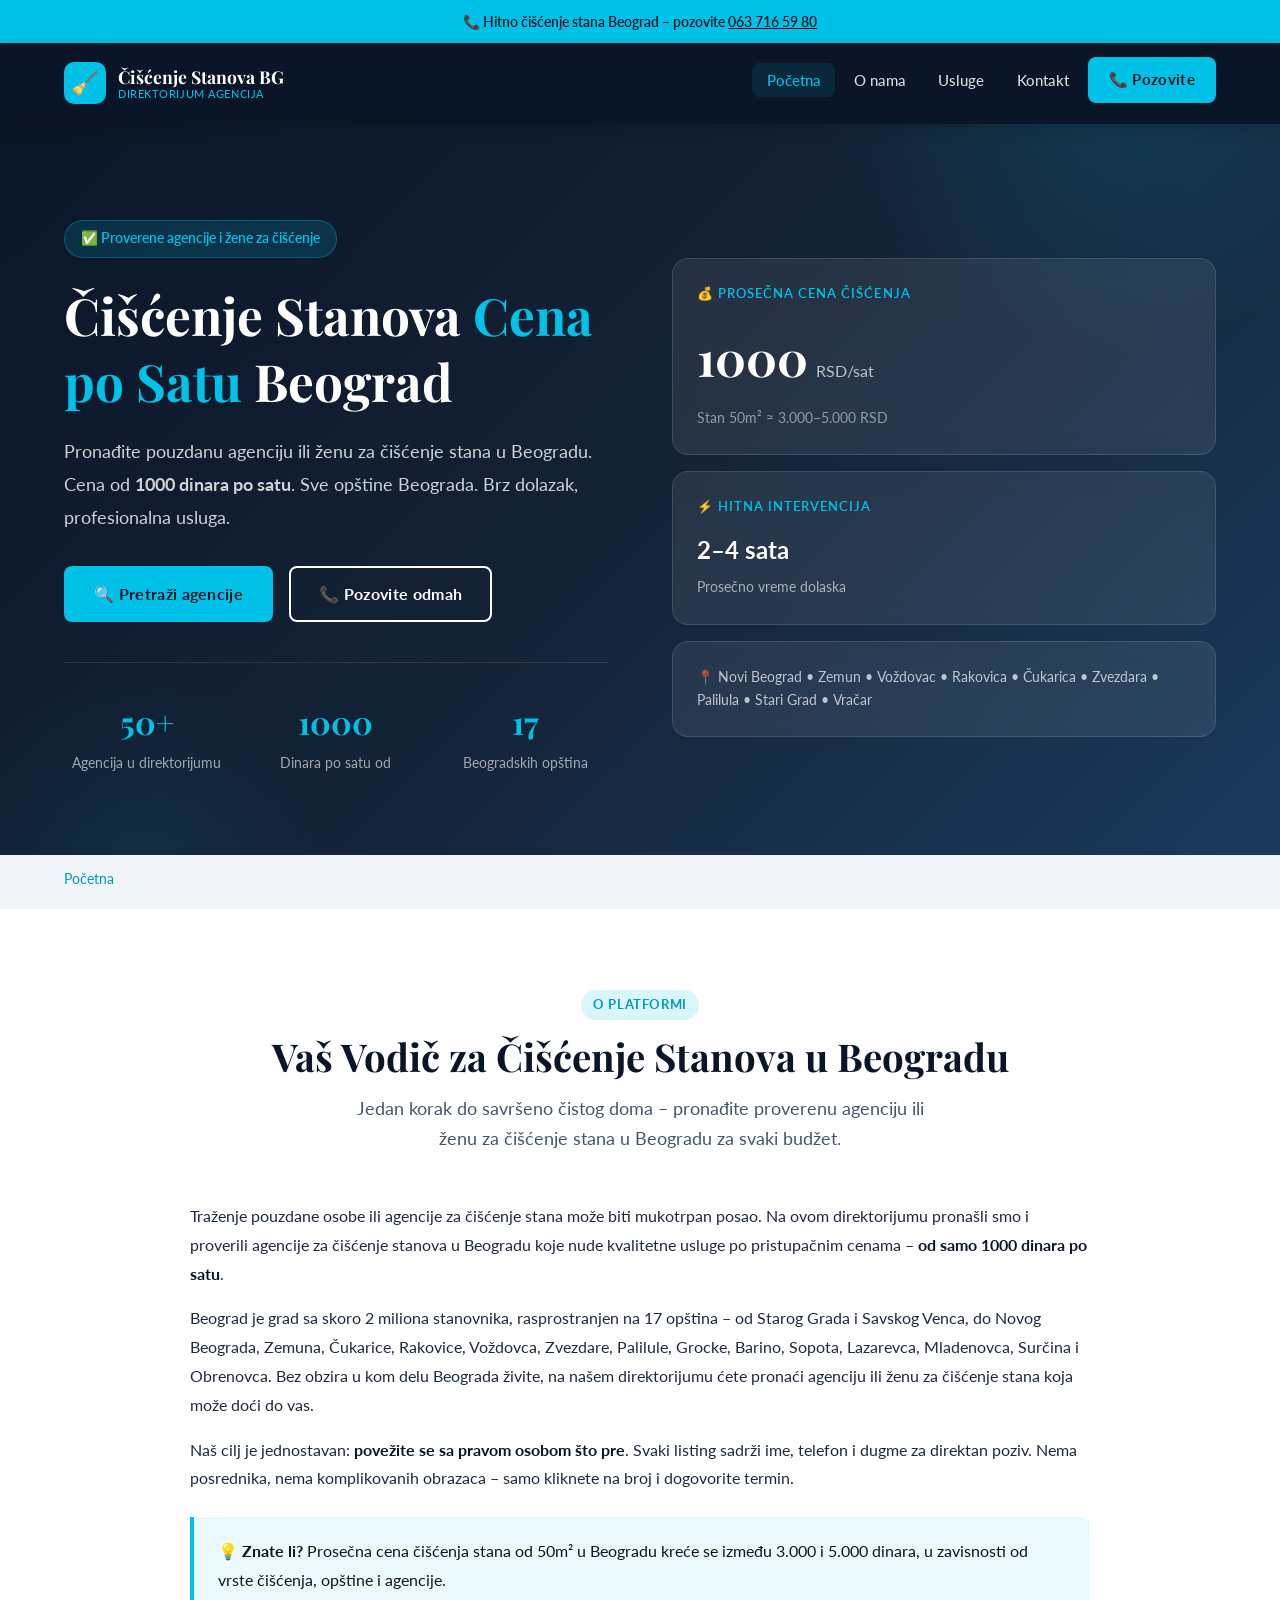
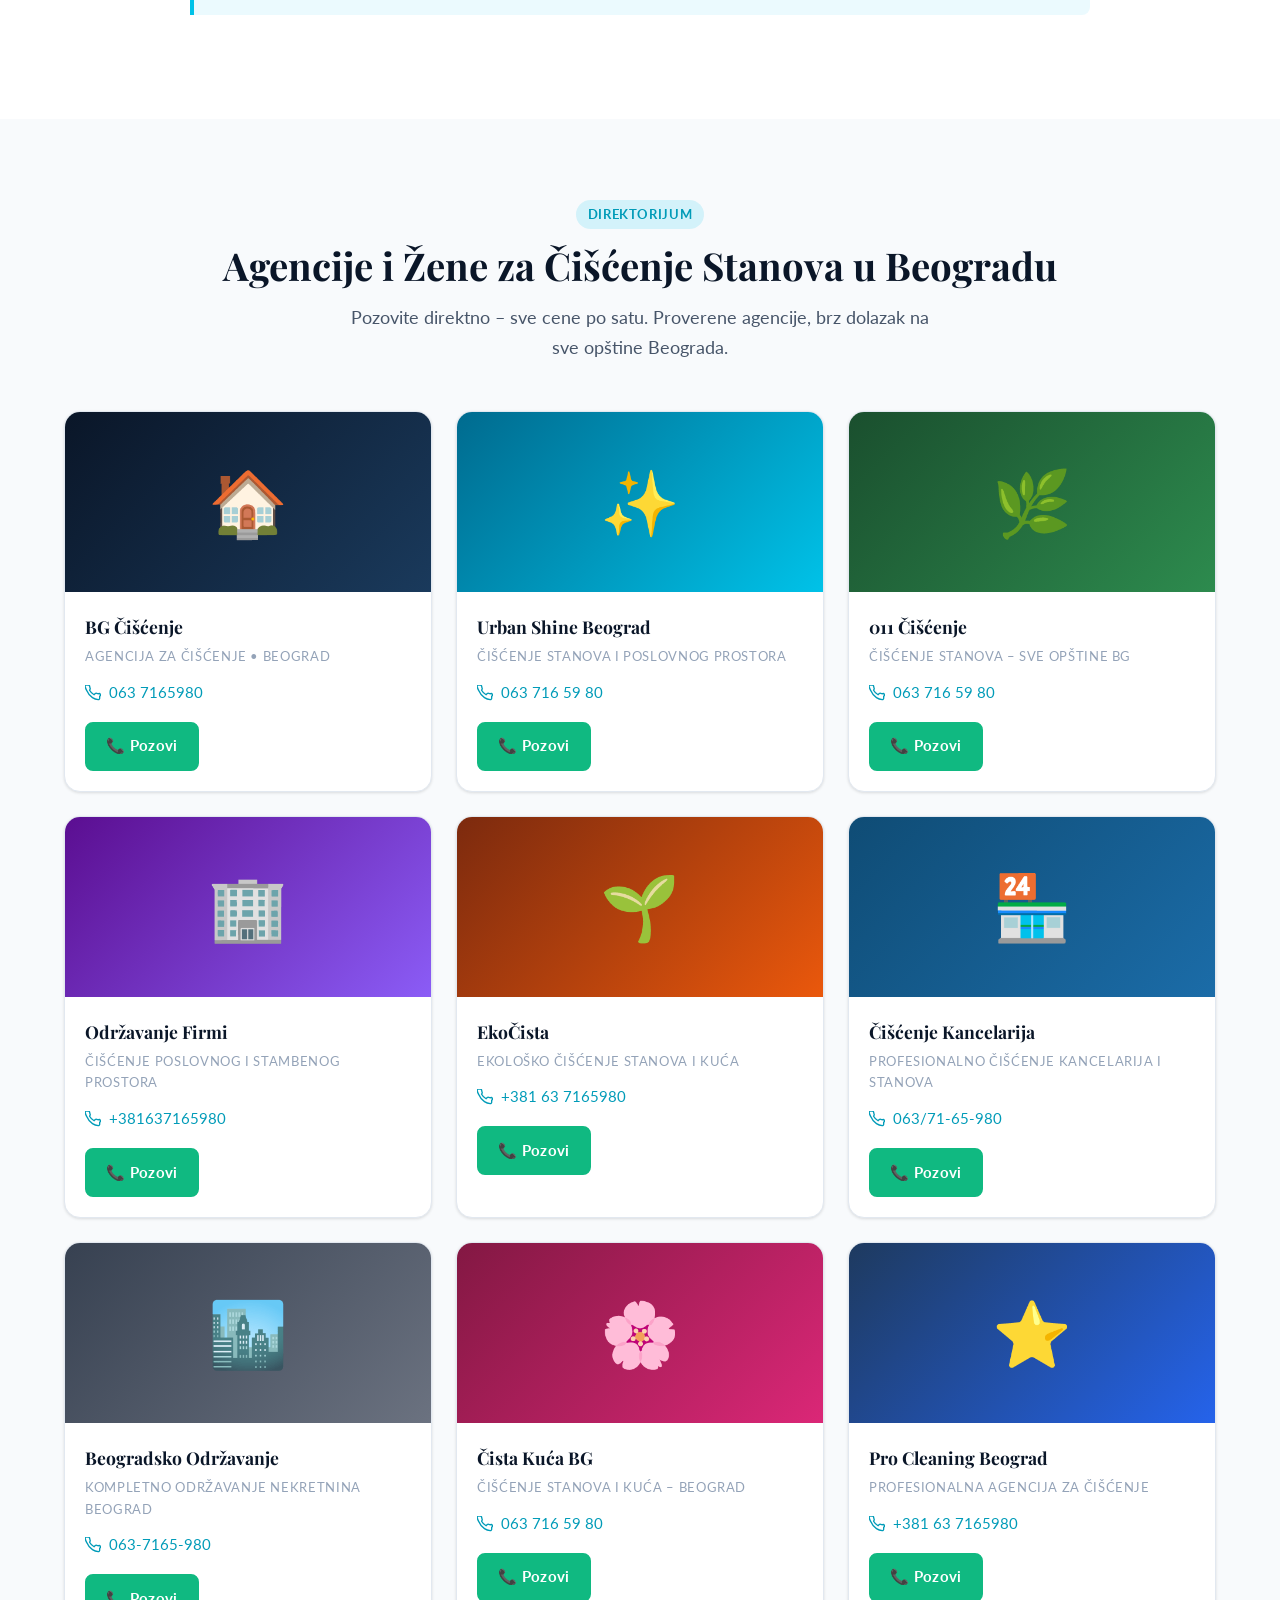
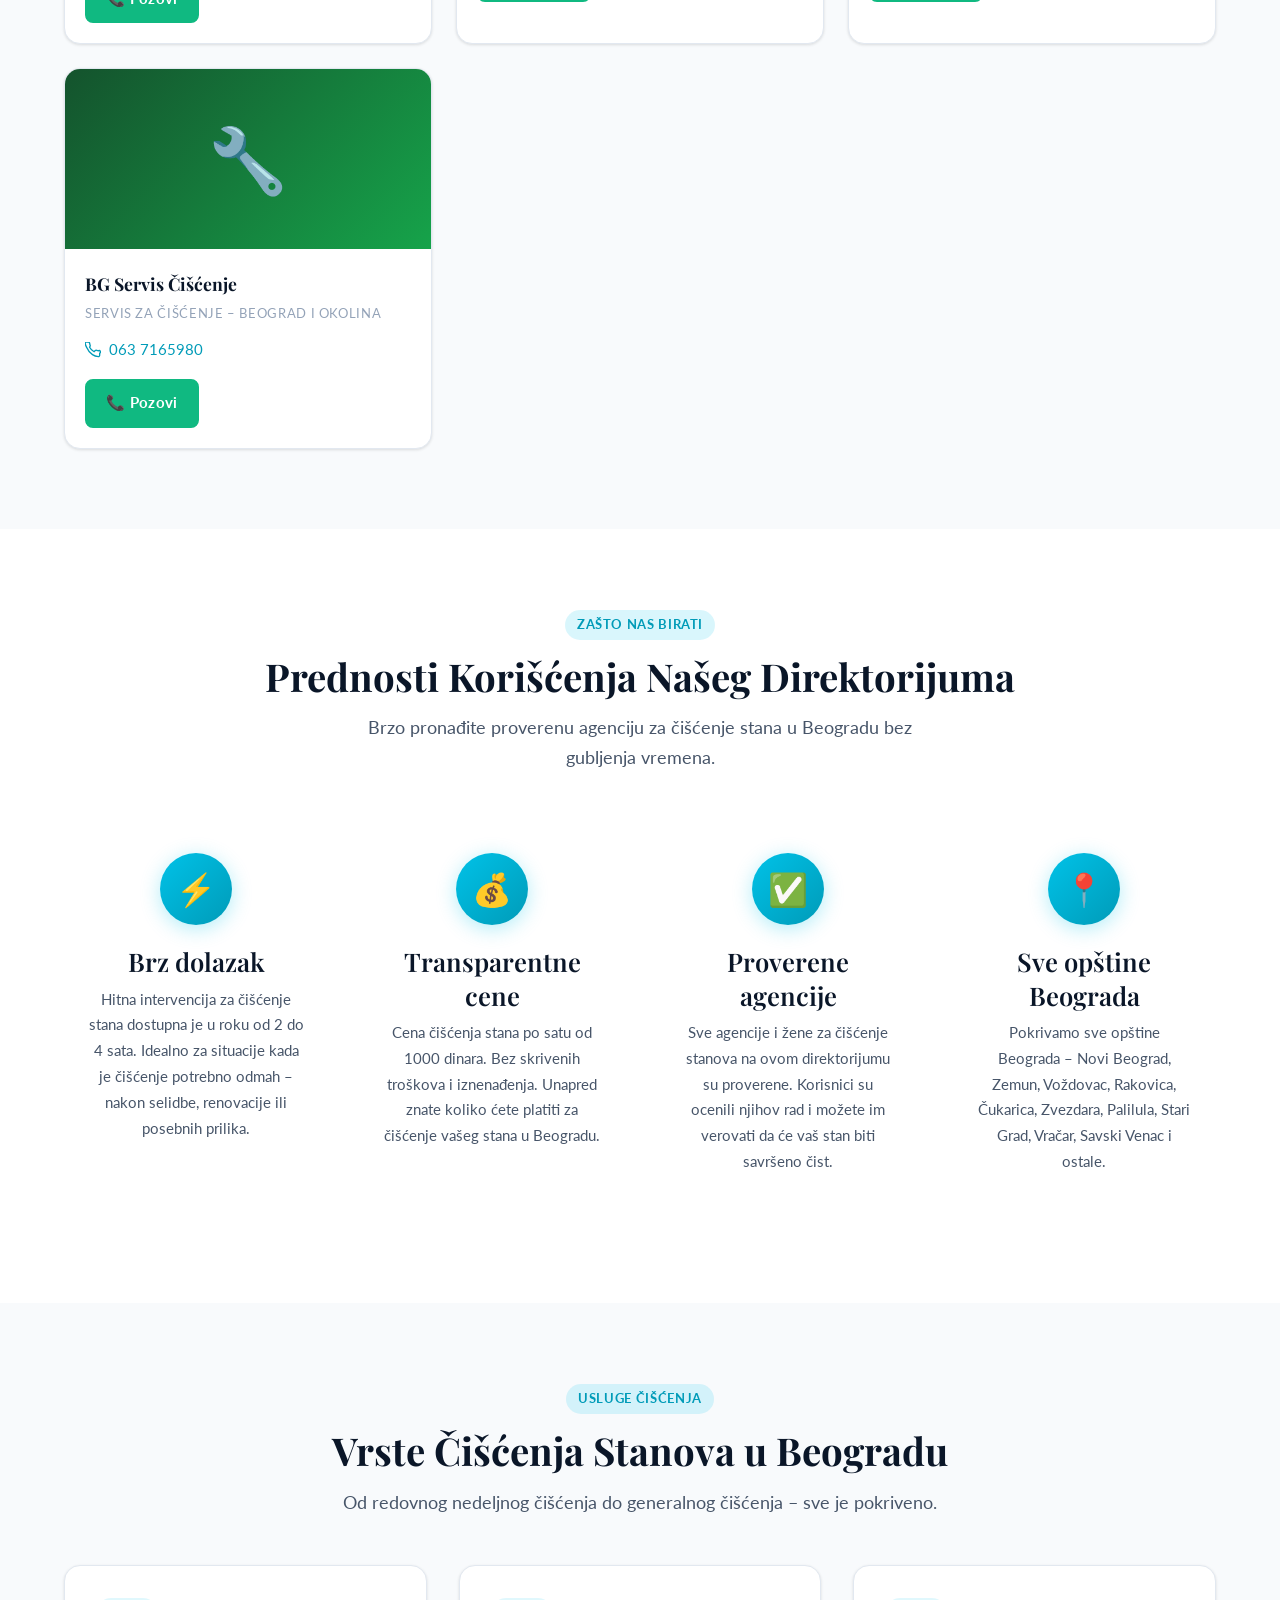
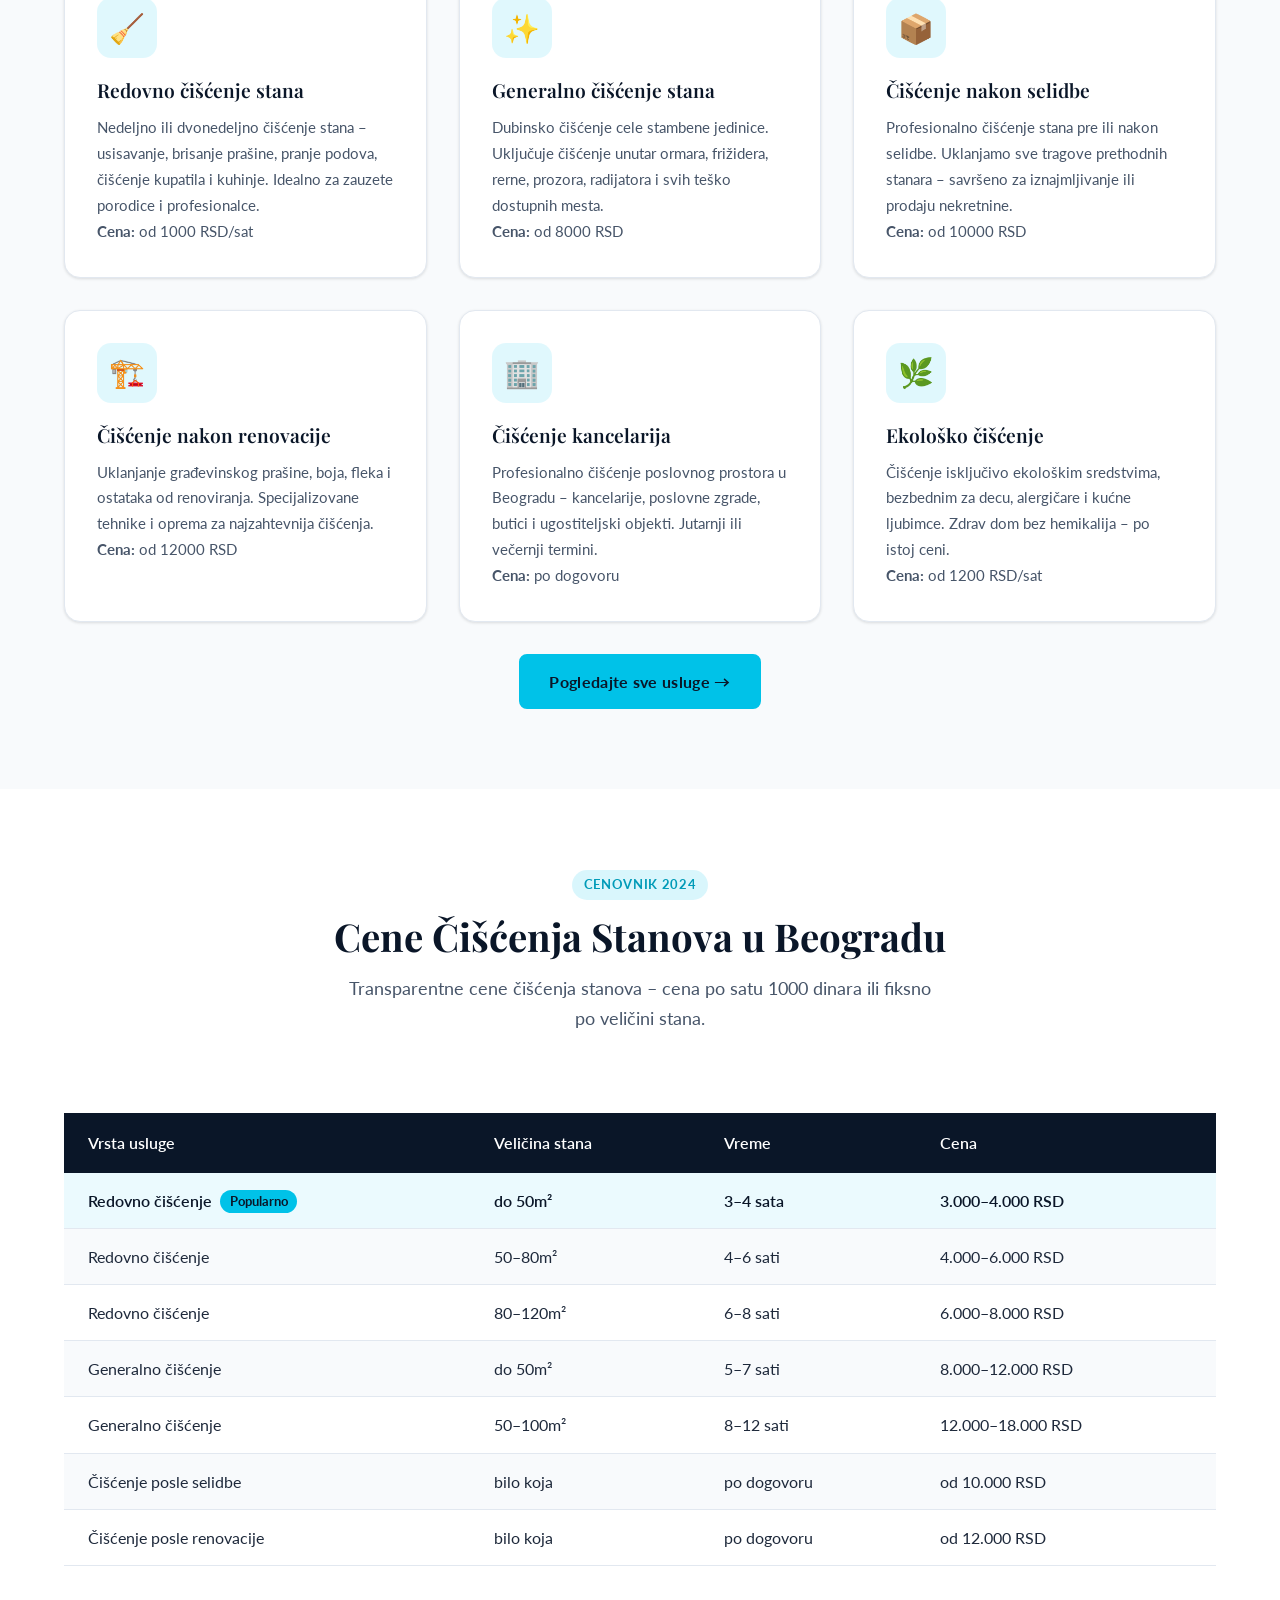
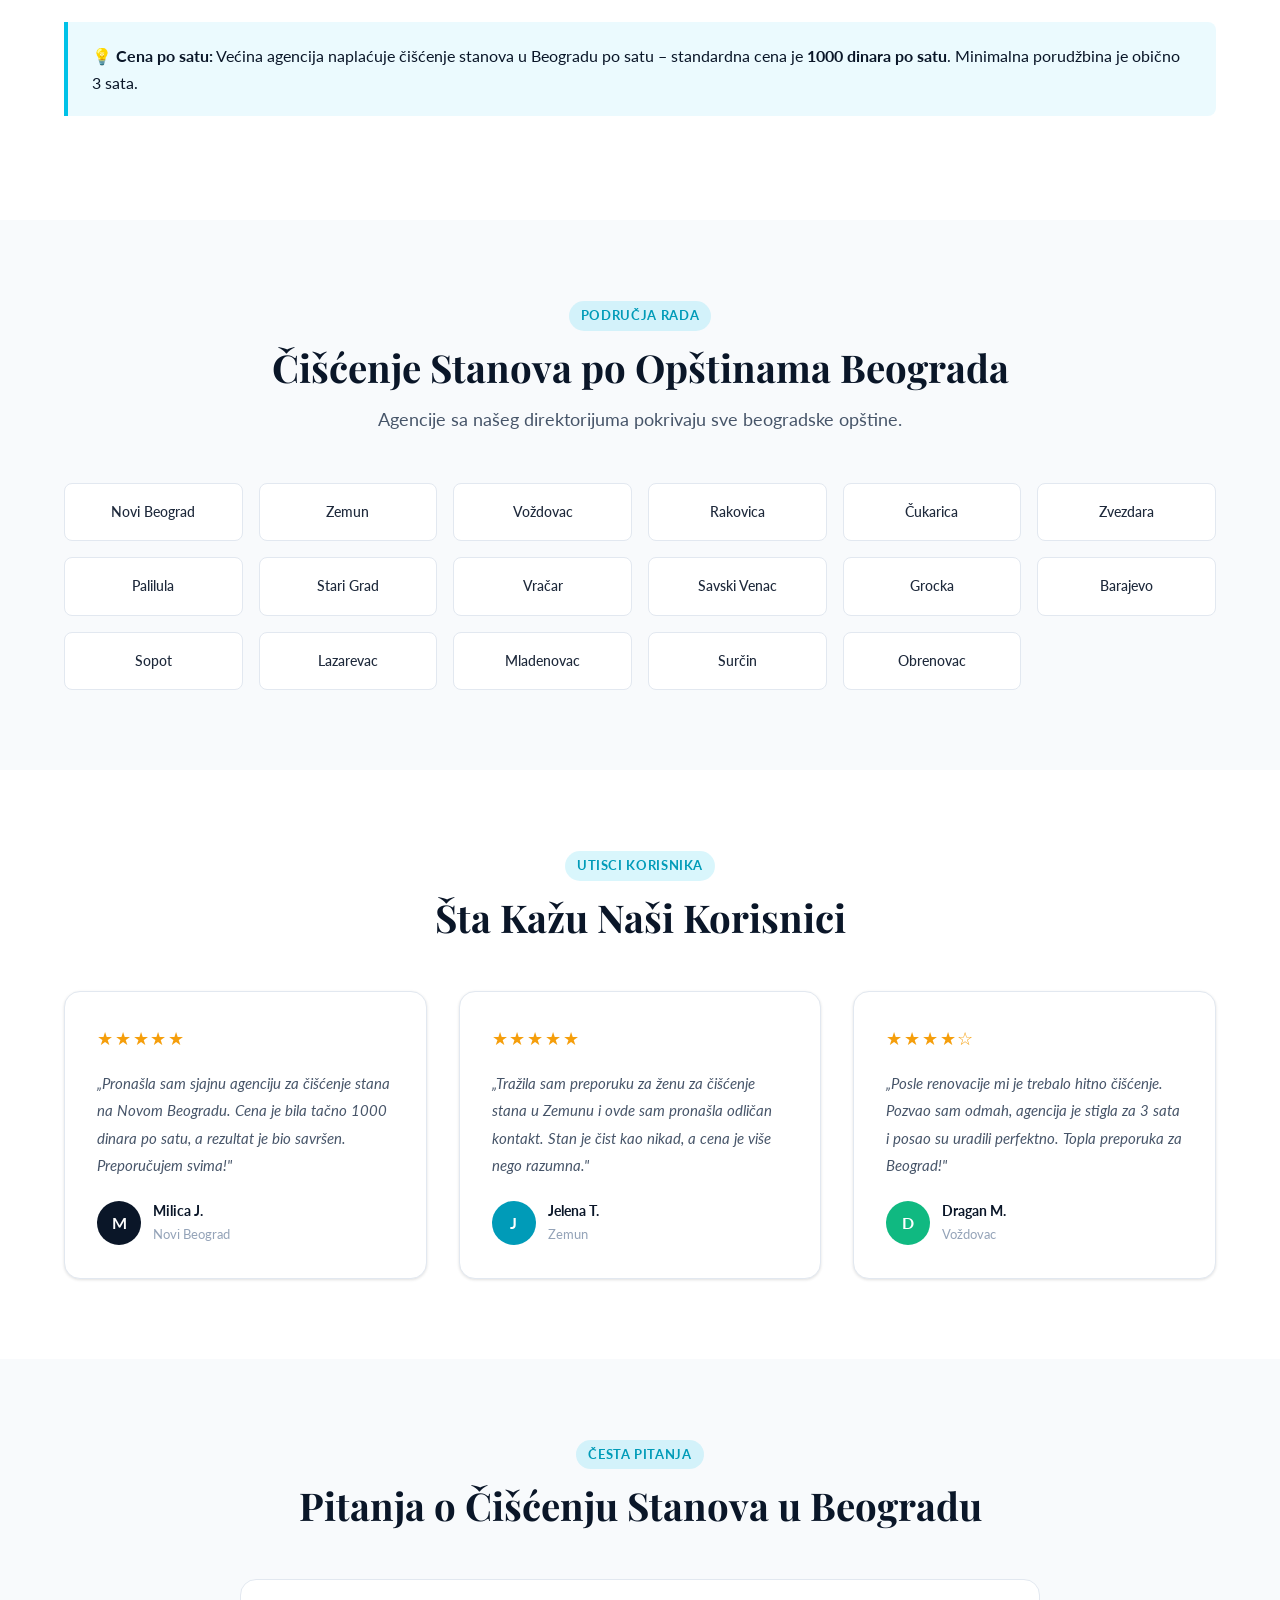
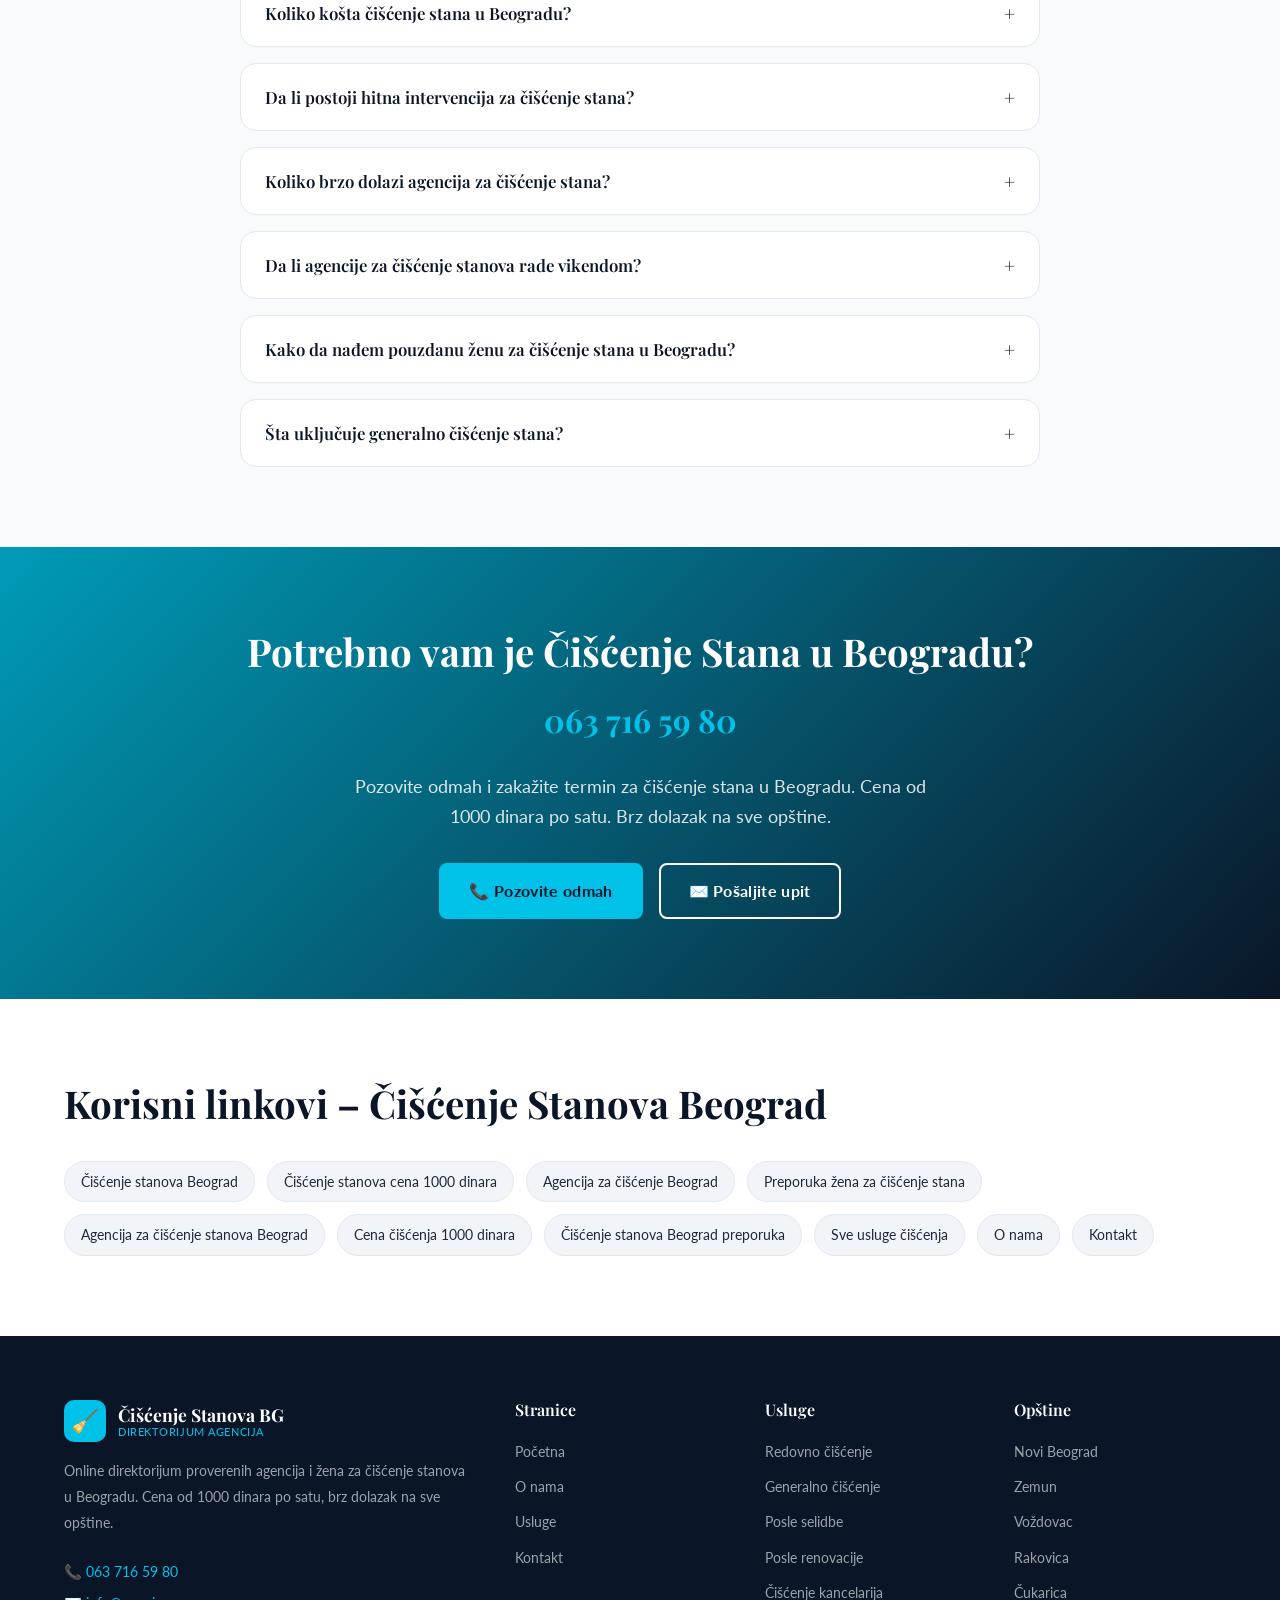
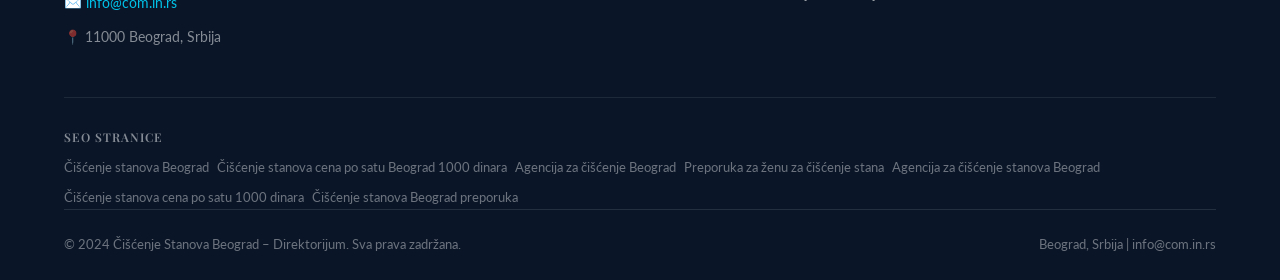
<file: index.html>
<!DOCTYPE html>
<html lang="sr">
<head>
<meta charset="UTF-8">
<meta name="viewport" content="width=device-width, initial-scale=1.0">
<title>Čišćenje Stanova Cena po Satu Beograd – Agencije i Žene za Čišćenje 2026</title>
<meta name="description" content="Čišćenje stanova Beograd cena po satu od 1000 dinara. Proverite listu proverenih agencija i žena za čišćenje stana. Pozovite odmah – brz dolazak, profesionalna usluga.">
<link rel="canonical" href="https://ciscenje-stanova-cena-po-satu-beograd.com.in.rs/index.html">
<meta property="og:title" content="Čišćenje Stanova Cena po Satu Beograd – Agencije i Žene za Čišćenje">
<meta property="og:description" content="Čišćenje stanova Beograd cena po satu od 1000 dinara. Lista proverenih agencija i žena za čišćenje.">
<meta property="og:url" content="https://ciscenje-stanova-cena-po-satu-beograd.com.in.rs/index.html">
<meta property="og:type" content="website">
<meta property="og:locale" content="sr_RS">
<meta name="twitter:card" content="summary_large_image">
<meta name="twitter:title" content="Čišćenje Stanova Cena po Satu Beograd">
<meta name="twitter:description" content="Čišćenje stanova Beograd cena po satu od 1000 dinara. Lista proverenih agencija i žena za čišćenje.">
<link rel="preconnect" href="https://fonts.googleapis.com">
<link rel="preconnect" href="https://fonts.gstatic.com" crossorigin>
<link href="https://fonts.googleapis.com/css2?family=Playfair+Display:wght@600;700&family=Lato:wght@400;500;700&display=swap" rel="stylesheet">
<link rel="stylesheet" href="style.css">
<link rel="icon" href="favicon.svg" type="image/svg+xml">
<script type="application/ld+json">
{
  "@context":"https://schema.org",
  "@graph":[
    {
      "@type":"WebSite",
      "@id":"https://ciscenje-stanova-cena-po-satu-beograd.com.in.rs/#website",
      "url":"https://ciscenje-stanova-cena-po-satu-beograd.com.in.rs/",
      "name":"Čišćenje Stanova Cena po Satu Beograd",
      "description":"Direktorijum agencija i žena za čišćenje stanova u Beogradu",
      "inLanguage":"sr-RS"
    },
    {
      "@type":"LocalBusiness",
      "@id":"https://ciscenje-stanova-cena-po-satu-beograd.com.in.rs/#business",
      "name":"Čišćenje Stanova Beograd – Direktorijum",
      "description":"Online direktorijum proverenih agencija i žena za čišćenje stanova u Beogradu. Cena od 1000 din/sat.",
      "url":"https://ciscenje-stanova-cena-po-satu-beograd.com.in.rs/",
      "email":"info@com.in.rs",
      "address":{"@type":"PostalAddress","addressLocality":"Beograd","postalCode":"11000","addressCountry":"RS"},
      "areaServed":"Beograd",
      "priceRange":"od 1000 RSD/sat"
    },
    {
      "@type":"ItemList",
      "name":"Agencije za čišćenje stanova u Beogradu",
      "itemListElement":[
        {"@type":"ListItem","position":1,"name":"BG Čišćenje","description":"Profesionalno čišćenje stanova Beograd","telephone":"+38163716598"},
        {"@type":"ListItem","position":2,"name":"Urban Shine Beograd","description":"Agencija za čišćenje – Beograd","telephone":"+38163716598"},
        {"@type":"ListItem","position":3,"name":"011 Čišćenje","description":"Čišćenje stanova Novi Beograd i okolina","telephone":"+38163716598"},
        {"@type":"ListItem","position":4,"name":"EkoČista","description":"Ekološko čišćenje stanova Beograd","telephone":"+38163716598"},
        {"@type":"ListItem","position":5,"name":"Beogradsko Održavanje","description":"Profesionalna firma za čišćenje","telephone":"+38163716598"}
      ]
    },
    {
      "@type":"FAQPage",
      "mainEntity":[
        {"@type":"Question","name":"Koliko košta čišćenje stana u Beogradu?","acceptedAnswer":{"@type":"Answer","text":"Cena čišćenja stana u Beogradu iznosi od 1000 dinara po satu. Cena zavisi od veličine stana, vrste čišćenja i agencije. Generalno čišćenje stana od 50m² košta oko 3000-5000 dinara."}},
        {"@type":"Question","name":"Da li postoji hitna intervencija za čišćenje stana?","acceptedAnswer":{"@type":"Answer","text":"Da, većina agencija za čišćenje u Beogradu nudi hitnu intervenciju. Možete pozvati odmah i dogovoriti dolazak isti dan ili naredni dan."}},
        {"@type":"Question","name":"Koliko brzo dolazi žena ili agencija za čišćenje stana?","acceptedAnswer":{"@type":"Answer","text":"Kod hitnih intervencija dolazak je moguć već u roku od 2-4 sata. Za redovne termine, agencije obično nude termine isti dan ili sutradan."}},
        {"@type":"Question","name":"Da li agencije za čišćenje rade vikendom?","acceptedAnswer":{"@type":"Answer","text":"Većina agencija za čišćenje stanova u Beogradu radi subotom, a neke i nedeljom uz prethodnu najavu. Preporučujemo da pozovete i dogovorite termin."}},
        {"@type":"Question","name":"Kako da nađem pouzdanu ženu za čišćenje stana u Beogradu?","acceptedAnswer":{"@type":"Answer","text":"Koristite naš direktorijum koji prikazuje proverene agencije i žene za čišćenje stanova u Beogradu sa kontakt brojevima. Kliknite na dugme 'Pozovi' i dogovorite termin direktno."}}
      ]
    },
    {
      "@type":"BreadcrumbList",
      "itemListElement":[{"@type":"ListItem","position":1,"name":"Početna","item":"https://ciscenje-stanova-cena-po-satu-beograd.com.in.rs/"}]
    }
  ]
}
</script>
</head>
<body>

<div class="notice-bar">📞 Hitno čišćenje stana Beograd – pozovite <a href="tel:+38163716598">063 716 59 80</a></div>

<nav class="nav" role="navigation" aria-label="Glavna navigacija">
  <div class="nav-inner">
    <a href="index.html" class="nav-logo" aria-label="Čišćenje Stanova Beograd - Početna">
      <div class="nav-logo-icon">🧹</div>
      <div class="nav-logo-text">Čišćenje Stanova BG<span>Direktorijum agencija</span></div>
    </a>
    <ul class="nav-links">
      <li><a href="index.html">Početna</a></li>
      <li><a href="o-nama.html">O nama</a></li>
      <li><a href="usluge.html">Usluge</a></li>
      <li><a href="kontakt.html">Kontakt</a></li>
      <li><a href="tel:+38163716598" class="nav-cta btn">📞 Pozovite</a></li>
    </ul>
    <button class="nav-burger" aria-label="Otvori meni" aria-expanded="false">
      <span></span><span></span><span></span>
    </button>
  </div>
</nav>

<!-- HERO -->
<section class="hero" aria-label="Uvod">
  <div class="container">
    <div class="hero-inner">
      <div>
        <div class="hero-badge">✅ Proverene agencije i žene za čišćenje</div>
        <h1>Čišćenje Stanova <em>Cena po Satu</em> Beograd</h1>
        <p class="hero-desc">Pronađite pouzdanu agenciju ili ženu za čišćenje stana u Beogradu. Cena od <strong>1000 dinara po satu</strong>. Sve opštine Beograda. Brz dolazak, profesionalna usluga.</p>
        <div class="hero-actions">
          <a href="#listings" class="btn btn-primary">🔍 Pretraži agencije</a>
          <a href="tel:+38163716598" class="btn btn-outline">📞 Pozovite odmah</a>
        </div>
        <div class="hero-stats">
          <div class="stat-item"><div class="stat-num">50+</div><div class="stat-label">Agencija u direktorijumu</div></div>
          <div class="stat-item"><div class="stat-num">1000</div><div class="stat-label">Dinara po satu od</div></div>
          <div class="stat-item"><div class="stat-num">17</div><div class="stat-label">Beogradskih opština</div></div>
        </div>
      </div>
      <div class="hero-visual">
        <div class="hero-card">
          <div class="hero-card-title">💰 Prosečna cena čišćenja</div>
          <div class="price-display">
            <span class="price-big">1000</span>
            <span class="price-unit">RSD/sat</span>
          </div>
          <div class="price-note">Stan 50m² ≈ 3.000–5.000 RSD</div>
        </div>
        <div class="hero-card">
          <div class="hero-card-title">⚡ Hitna intervencija</div>
          <div style="color:var(--white);font-size:1.5rem;font-weight:700;margin-bottom:.3rem">2–4 sata</div>
          <div style="color:rgba(255,255,255,.6);font-size:.9rem">Prosečno vreme dolaska</div>
        </div>
        <div class="hero-card" style="display:flex;gap:1rem;flex-wrap:wrap">
          <span style="font-size:.85rem;color:rgba(255,255,255,.7)">📍 Novi Beograd &bull; Zemun &bull; Voždovac &bull; Rakovica &bull; Čukarica &bull; Zvezdara &bull; Palilula &bull; Stari Grad &bull; Vračar</span>
        </div>
      </div>
    </div>
  </div>
</section>

<!-- BREADCRUMB -->
<div class="breadcrumb">
  <div class="container">
    <ol class="breadcrumb-list" itemscope itemtype="https://schema.org/BreadcrumbList">
      <li itemprop="itemListElement" itemscope itemtype="https://schema.org/ListItem">
        <a href="index.html" itemprop="item"><span itemprop="name">Početna</span></a>
        <meta itemprop="position" content="1">
      </li>
    </ol>
  </div>
</div>

<!-- ABOUT PLATFORM -->
<section class="section">
  <div class="container">
    <div class="section-title">
      <span class="badge">O platformi</span>
      <h2>Vaš Vodič za Čišćenje Stanova u Beogradu</h2>
      <p>Jedan korak do savršeno čistog doma – pronađite proverenu agenciju ili ženu za čišćenje stana u Beogradu za svaki budžet.</p>
    </div>
    <div class="content-text" style="max-width:900px;margin:0 auto">
      <p>Traženje pouzdane osobe ili agencije za čišćenje stana može biti mukotrpan posao. Na ovom direktorijumu pronašli smo i proverili agencije za čišćenje stanova u Beogradu koje nude kvalitetne usluge po pristupačnim cenama – <strong>od samo 1000 dinara po satu</strong>.</p>
      <p>Beograd je grad sa skoro 2 miliona stanovnika, rasprostranjen na 17 opština – od Starog Grada i Savskog Venca, do Novog Beograda, Zemuna, Čukarice, Rakovice, Voždovca, Zvezdare, Palilule, Grocke, Barino, Sopota, Lazarevca, Mladenovca, Surčina i Obrenovca. Bez obzira u kom delu Beograda živite, na našem direktorijumu ćete pronaći agenciju ili ženu za čišćenje stana koja može doći do vas.</p>
      <p>Naš cilj je jednostavan: <strong>povežite se sa pravom osobom što pre</strong>. Svaki listing sadrži ime, telefon i dugme za direktan poziv. Nema posrednika, nema komplikovanih obrazaca – samo kliknete na broj i dogovorite termin.</p>
      <div class="highlight-box"><p>💡 <strong>Znate li?</strong> Prosečna cena čišćenja stana od 50m² u Beogradu kreće se između 3.000 i 5.000 dinara, u zavisnosti od vrste čišćenja, opštine i agencije.</p></div>
    </div>
  </div>
</section>

<!-- LISTINGS -->
<section class="section section-alt" id="listings">
  <div class="container">
    <div class="section-title">
      <span class="badge">Direktorijum</span>
      <h2>Agencije i Žene za Čišćenje Stanova u Beogradu</h2>
      <p>Pozovite direktno – sve cene po satu. Proverene agencije, brz dolazak na sve opštine Beograda.</p>
    </div>
    <div class="listings-grid">

      <article class="listing-card">
        <div class="listing-img" style="background:linear-gradient(135deg,#0A1628,#1a3a5c)">
          <span aria-label="BG Čišćenje logo" role="img">🏠</span>
        </div>
        <div class="listing-body">
          <div class="listing-name">BG Čišćenje</div>
          <div class="listing-type">Agencija za čišćenje • Beograd</div>
          <div class="listing-phone">
            <svg width="16" height="16" viewBox="0 0 24 24" fill="none" stroke="currentColor" stroke-width="2"><path d="M22 16.92v3a2 2 0 01-2.18 2 19.79 19.79 0 01-8.63-3.07A19.5 19.5 0 013.07 9.11 19.78 19.78 0 01.01 .5a2 2 0 012-.22h3a2 2 0 012 1.72c.127.96.361 1.903.7 2.81a2 2 0 01-.45 2.11L6.91 7.91a16 16 0 006.72 6.72l1.78-1.78a2 2 0 012.11-.45c.907.339 1.85.573 2.81.7A2 2 0 0122 16.92z"></path></svg>
            <a href="tel:+38163716598">063 7165980</a>
          </div>
          <div class="listing-actions">
            <a href="tel:+38163716598" class="btn btn-call">📞 Pozovi</a>
          </div>
        </div>
      </article>

      <article class="listing-card">
        <div class="listing-img" style="background:linear-gradient(135deg,#006B8F,#00C2E8)">
          <span aria-label="Urban Shine Beograd logo" role="img">✨</span>
        </div>
        <div class="listing-body">
          <div class="listing-name">Urban Shine Beograd</div>
          <div class="listing-type">Čišćenje stanova i poslovnog prostora</div>
          <div class="listing-phone">
            <svg width="16" height="16" viewBox="0 0 24 24" fill="none" stroke="currentColor" stroke-width="2"><path d="M22 16.92v3a2 2 0 01-2.18 2 19.79 19.79 0 01-8.63-3.07A19.5 19.5 0 013.07 9.11 19.78 19.78 0 01.01 .5a2 2 0 012-.22h3a2 2 0 012 1.72c.127.96.361 1.903.7 2.81a2 2 0 01-.45 2.11L6.91 7.91a16 16 0 006.72 6.72l1.78-1.78a2 2 0 012.11-.45c.907.339 1.85.573 2.81.7A2 2 0 0122 16.92z"></path></svg>
            <a href="tel:+38163716598">063 716 59 80</a>
          </div>
          <div class="listing-actions">
            <a href="tel:+38163716598" class="btn btn-call">📞 Pozovi</a>
          </div>
        </div>
      </article>

      <article class="listing-card">
        <div class="listing-img" style="background:linear-gradient(135deg,#1a4f2e,#2d8b4e)">
          <span aria-label="011 Čišćenje logo" role="img">🌿</span>
        </div>
        <div class="listing-body">
          <div class="listing-name">011 Čišćenje</div>
          <div class="listing-type">Čišćenje stanova – sve opštine BG</div>
          <div class="listing-phone">
            <svg width="16" height="16" viewBox="0 0 24 24" fill="none" stroke="currentColor" stroke-width="2"><path d="M22 16.92v3a2 2 0 01-2.18 2 19.79 19.79 0 01-8.63-3.07A19.5 19.5 0 013.07 9.11 19.78 19.78 0 01.01 .5a2 2 0 012-.22h3a2 2 0 012 1.72c.127.96.361 1.903.7 2.81a2 2 0 01-.45 2.11L6.91 7.91a16 16 0 006.72 6.72l1.78-1.78a2 2 0 012.11-.45c.907.339 1.85.573 2.81.7A2 2 0 0122 16.92z"></path></svg>
            <a href="tel:+38163716598">063 716 59 80</a>
          </div>
          <div class="listing-actions">
            <a href="tel:+38163716598" class="btn btn-call">📞 Pozovi</a>
          </div>
        </div>
      </article>

      <article class="listing-card">
        <div class="listing-img" style="background:linear-gradient(135deg,#5b0e91,#8B5CF6)">
          <span aria-label="Održavanje Firmi logo" role="img">🏢</span>
        </div>
        <div class="listing-body">
          <div class="listing-name">Održavanje Firmi</div>
          <div class="listing-type">Čišćenje poslovnog i stambenog prostora</div>
          <div class="listing-phone">
            <svg width="16" height="16" viewBox="0 0 24 24" fill="none" stroke="currentColor" stroke-width="2"><path d="M22 16.92v3a2 2 0 01-2.18 2 19.79 19.79 0 01-8.63-3.07A19.5 19.5 0 013.07 9.11 19.78 19.78 0 01.01 .5a2 2 0 012-.22h3a2 2 0 012 1.72c.127.96.361 1.903.7 2.81a2 2 0 01-.45 2.11L6.91 7.91a16 16 0 006.72 6.72l1.78-1.78a2 2 0 012.11-.45c.907.339 1.85.573 2.81.7A2 2 0 0122 16.92z"></path></svg>
            <a href="tel:+38163716598">+381637165980</a>
          </div>
          <div class="listing-actions">
            <a href="tel:+38163716598" class="btn btn-call">📞 Pozovi</a>
          </div>
        </div>
      </article>

      <article class="listing-card">
        <div class="listing-img" style="background:linear-gradient(135deg,#7c2a0e,#EA580C)">
          <span aria-label="EkoČista logo" role="img">🌱</span>
        </div>
        <div class="listing-body">
          <div class="listing-name">EkoČista</div>
          <div class="listing-type">Ekološko čišćenje stanova i kuća</div>
          <div class="listing-phone">
            <svg width="16" height="16" viewBox="0 0 24 24" fill="none" stroke="currentColor" stroke-width="2"><path d="M22 16.92v3a2 2 0 01-2.18 2 19.79 19.79 0 01-8.63-3.07A19.5 19.5 0 013.07 9.11 19.78 19.78 0 01.01 .5a2 2 0 012-.22h3a2 2 0 012 1.72c.127.96.361 1.903.7 2.81a2 2 0 01-.45 2.11L6.91 7.91a16 16 0 006.72 6.72l1.78-1.78a2 2 0 012.11-.45c.907.339 1.85.573 2.81.7A2 2 0 0122 16.92z"></path></svg>
            <a href="tel:+38163716598">+381 63 7165980</a>
          </div>
          <div class="listing-actions">
            <a href="tel:+38163716598" class="btn btn-call">📞 Pozovi</a>
          </div>
        </div>
      </article>

      <article class="listing-card">
        <div class="listing-img" style="background:linear-gradient(135deg,#0f4c75,#1B6CA8)">
          <span aria-label="Čišćenje Kancelarija logo" role="img">🏪</span>
        </div>
        <div class="listing-body">
          <div class="listing-name">Čišćenje Kancelarija</div>
          <div class="listing-type">Profesionalno čišćenje kancelarija i stanova</div>
          <div class="listing-phone">
            <svg width="16" height="16" viewBox="0 0 24 24" fill="none" stroke="currentColor" stroke-width="2"><path d="M22 16.92v3a2 2 0 01-2.18 2 19.79 19.79 0 01-8.63-3.07A19.5 19.5 0 013.07 9.11 19.78 19.78 0 01.01 .5a2 2 0 012-.22h3a2 2 0 012 1.72c.127.96.361 1.903.7 2.81a2 2 0 01-.45 2.11L6.91 7.91a16 16 0 006.72 6.72l1.78-1.78a2 2 0 012.11-.45c.907.339 1.85.573 2.81.7A2 2 0 0122 16.92z"></path></svg>
            <a href="tel:+38163716598">063/71-65-980</a>
          </div>
          <div class="listing-actions">
            <a href="tel:+38163716598" class="btn btn-call">📞 Pozovi</a>
          </div>
        </div>
      </article>

      <article class="listing-card">
        <div class="listing-img" style="background:linear-gradient(135deg,#374151,#6B7280)">
          <span aria-label="Beogradsko Održavanje logo" role="img">🏙️</span>
        </div>
        <div class="listing-body">
          <div class="listing-name">Beogradsko Održavanje</div>
          <div class="listing-type">Kompletno održavanje nekretnina Beograd</div>
          <div class="listing-phone">
            <svg width="16" height="16" viewBox="0 0 24 24" fill="none" stroke="currentColor" stroke-width="2"><path d="M22 16.92v3a2 2 0 01-2.18 2 19.79 19.79 0 01-8.63-3.07A19.5 19.5 0 013.07 9.11 19.78 19.78 0 01.01 .5a2 2 0 012-.22h3a2 2 0 012 1.72c.127.96.361 1.903.7 2.81a2 2 0 01-.45 2.11L6.91 7.91a16 16 0 006.72 6.72l1.78-1.78a2 2 0 012.11-.45c.907.339 1.85.573 2.81.7A2 2 0 0122 16.92z"></path></svg>
            <a href="tel:+38163716598">063-7165-980</a>
          </div>
          <div class="listing-actions">
            <a href="tel:+38163716598" class="btn btn-call">📞 Pozovi</a>
          </div>
        </div>
      </article>

      <article class="listing-card">
        <div class="listing-img" style="background:linear-gradient(135deg,#831843,#DB2777)">
          <span aria-label="Čista Kuća BG logo" role="img">🌸</span>
        </div>
        <div class="listing-body">
          <div class="listing-name">Čista Kuća BG</div>
          <div class="listing-type">Čišćenje stanova i kuća – Beograd</div>
          <div class="listing-phone">
            <svg width="16" height="16" viewBox="0 0 24 24" fill="none" stroke="currentColor" stroke-width="2"><path d="M22 16.92v3a2 2 0 01-2.18 2 19.79 19.79 0 01-8.63-3.07A19.5 19.5 0 013.07 9.11 19.78 19.78 0 01.01 .5a2 2 0 012-.22h3a2 2 0 012 1.72c.127.96.361 1.903.7 2.81a2 2 0 01-.45 2.11L6.91 7.91a16 16 0 006.72 6.72l1.78-1.78a2 2 0 012.11-.45c.907.339 1.85.573 2.81.7A2 2 0 0122 16.92z"></path></svg>
            <a href="tel:+38163716598">063 716 59 80</a>
          </div>
          <div class="listing-actions">
            <a href="tel:+38163716598" class="btn btn-call">📞 Pozovi</a>
          </div>
        </div>
      </article>

      <article class="listing-card">
        <div class="listing-img" style="background:linear-gradient(135deg,#1e3a5f,#2563EB)">
          <span aria-label="Pro Cleaning Beograd logo" role="img">⭐</span>
        </div>
        <div class="listing-body">
          <div class="listing-name">Pro Cleaning Beograd</div>
          <div class="listing-type">Profesionalna agencija za čišćenje</div>
          <div class="listing-phone">
            <svg width="16" height="16" viewBox="0 0 24 24" fill="none" stroke="currentColor" stroke-width="2"><path d="M22 16.92v3a2 2 0 01-2.18 2 19.79 19.79 0 01-8.63-3.07A19.5 19.5 0 013.07 9.11 19.78 19.78 0 01.01 .5a2 2 0 012-.22h3a2 2 0 012 1.72c.127.96.361 1.903.7 2.81a2 2 0 01-.45 2.11L6.91 7.91a16 16 0 006.72 6.72l1.78-1.78a2 2 0 012.11-.45c.907.339 1.85.573 2.81.7A2 2 0 0122 16.92z"></path></svg>
            <a href="tel:+38163716598">+381 63 7165980</a>
          </div>
          <div class="listing-actions">
            <a href="tel:+38163716598" class="btn btn-call">📞 Pozovi</a>
          </div>
        </div>
      </article>

      <article class="listing-card">
        <div class="listing-img" style="background:linear-gradient(135deg,#14532d,#16A34A)">
          <span aria-label="BG Servis Čišćenje logo" role="img">🔧</span>
        </div>
        <div class="listing-body">
          <div class="listing-name">BG Servis Čišćenje</div>
          <div class="listing-type">Servis za čišćenje – Beograd i okolina</div>
          <div class="listing-phone">
            <svg width="16" height="16" viewBox="0 0 24 24" fill="none" stroke="currentColor" stroke-width="2"><path d="M22 16.92v3a2 2 0 01-2.18 2 19.79 19.79 0 01-8.63-3.07A19.5 19.5 0 013.07 9.11 19.78 19.78 0 01.01 .5a2 2 0 012-.22h3a2 2 0 012 1.72c.127.96.361 1.903.7 2.81a2 2 0 01-.45 2.11L6.91 7.91a16 16 0 006.72 6.72l1.78-1.78a2 2 0 012.11-.45c.907.339 1.85.573 2.81.7A2 2 0 0122 16.92z"></path></svg>
            <a href="tel:+38163716598">063 7165980</a>
          </div>
          <div class="listing-actions">
            <a href="tel:+38163716598" class="btn btn-call">📞 Pozovi</a>
          </div>
        </div>
      </article>

    </div>
  </div>
</section>

<!-- WHY US -->
<section class="section">
  <div class="container">
    <div class="section-title">
      <span class="badge">Zašto nas birati</span>
      <h2>Prednosti Korišćenja Našeg Direktorijuma</h2>
      <p>Brzo pronađite proverenu agenciju za čišćenje stana u Beogradu bez gubljenja vremena.</p>
    </div>
    <div class="why-grid">
      <div class="why-card">
        <div class="why-icon">⚡</div>
        <h3>Brz dolazak</h3>
        <p>Hitna intervencija za čišćenje stana dostupna je u roku od 2 do 4 sata. Idealno za situacije kada je čišćenje potrebno odmah – nakon selidbe, renovacije ili posebnih prilika.</p>
      </div>
      <div class="why-card">
        <div class="why-icon">💰</div>
        <h3>Transparentne cene</h3>
        <p>Cena čišćenja stana po satu od 1000 dinara. Bez skrivenih troškova i iznenađenja. Unapred znate koliko ćete platiti za čišćenje vašeg stana u Beogradu.</p>
      </div>
      <div class="why-card">
        <div class="why-icon">✅</div>
        <h3>Proverene agencije</h3>
        <p>Sve agencije i žene za čišćenje stanova na ovom direktorijumu su proverene. Korisnici su ocenili njihov rad i možete im verovati da će vaš stan biti savršeno čist.</p>
      </div>
      <div class="why-card">
        <div class="why-icon">📍</div>
        <h3>Sve opštine Beograda</h3>
        <p>Pokrivamo sve opštine Beograda – Novi Beograd, Zemun, Voždovac, Rakovica, Čukarica, Zvezdara, Palilula, Stari Grad, Vračar, Savski Venac i ostale.</p>
      </div>
    </div>
  </div>
</section>

<!-- SERVICES OVERVIEW -->
<section class="section section-alt">
  <div class="container">
    <div class="section-title">
      <span class="badge">Usluge čišćenja</span>
      <h2>Vrste Čišćenja Stanova u Beogradu</h2>
      <p>Od redovnog nedeljnog čišćenja do generalnog čišćenja – sve je pokriveno.</p>
    </div>
    <div class="services-grid">
      <div class="service-card">
        <div class="service-icon">🧹</div>
        <h3>Redovno čišćenje stana</h3>
        <p>Nedeljno ili dvonedeljno čišćenje stana – usisavanje, brisanje prašine, pranje podova, čišćenje kupatila i kuhinje. Idealno za zauzete porodice i profesionalce.</p>
        <p><strong>Cena:</strong> od 1000 RSD/sat</p>
      </div>
      <div class="service-card">
        <div class="service-icon">✨</div>
        <h3>Generalno čišćenje stana</h3>
        <p>Dubinsko čišćenje cele stambene jedinice. Uključuje čišćenje unutar ormara, frižidera, rerne, prozora, radijatora i svih teško dostupnih mesta.</p>
        <p><strong>Cena:</strong> od 8000 RSD</p>
      </div>
      <div class="service-card">
        <div class="service-icon">📦</div>
        <h3>Čišćenje nakon selidbe</h3>
        <p>Profesionalno čišćenje stana pre ili nakon selidbe. Uklanjamo sve tragove prethodnih stanara – savršeno za iznajmljivanje ili prodaju nekretnine.</p>
        <p><strong>Cena:</strong> od 10000 RSD</p>
      </div>
      <div class="service-card">
        <div class="service-icon">🏗️</div>
        <h3>Čišćenje nakon renovacije</h3>
        <p>Uklanjanje građevinskog prašine, boja, fleka i ostataka od renoviranja. Specijalizovane tehnike i oprema za najzahtevnija čišćenja.</p>
        <p><strong>Cena:</strong> od 12000 RSD</p>
      </div>
      <div class="service-card">
        <div class="service-icon">🏢</div>
        <h3>Čišćenje kancelarija</h3>
        <p>Profesionalno čišćenje poslovnog prostora u Beogradu – kancelarije, poslovne zgrade, butici i ugostiteljski objekti. Jutarnji ili večernji termini.</p>
        <p><strong>Cena:</strong> po dogovoru</p>
      </div>
      <div class="service-card">
        <div class="service-icon">🌿</div>
        <h3>Ekološko čišćenje</h3>
        <p>Čišćenje isključivo ekološkim sredstvima, bezbednim za decu, alergičare i kućne ljubimce. Zdrav dom bez hemikalija – po istoj ceni.</p>
        <p><strong>Cena:</strong> od 1200 RSD/sat</p>
      </div>
    </div>
    <div class="text-center mt-2">
      <a href="usluge.html" class="btn btn-primary">Pogledajte sve usluge →</a>
    </div>
  </div>
</section>

<!-- PRICE TABLE -->
<section class="section">
  <div class="container">
    <div class="section-title">
      <span class="badge">Cenovnik 2024</span>
      <h2>Cene Čišćenja Stanova u Beogradu</h2>
      <p>Transparentne cene čišćenja stanova – cena po satu 1000 dinara ili fiksno po veličini stana.</p>
    </div>
    <div style="overflow-x:auto">
      <table class="price-table" aria-label="Cene čišćenja stanova Beograd">
        <thead>
          <tr>
            <th>Vrsta usluge</th>
            <th>Veličina stana</th>
            <th>Vreme</th>
            <th>Cena</th>
          </tr>
        </thead>
        <tbody>
          <tr class="highlight">
            <td>Redovno čišćenje<span class="price-badge">Popularno</span></td>
            <td>do 50m²</td>
            <td>3–4 sata</td>
            <td>3.000–4.000 RSD</td>
          </tr>
          <tr>
            <td>Redovno čišćenje</td>
            <td>50–80m²</td>
            <td>4–6 sati</td>
            <td>4.000–6.000 RSD</td>
          </tr>
          <tr>
            <td>Redovno čišćenje</td>
            <td>80–120m²</td>
            <td>6–8 sati</td>
            <td>6.000–8.000 RSD</td>
          </tr>
          <tr>
            <td>Generalno čišćenje</td>
            <td>do 50m²</td>
            <td>5–7 sati</td>
            <td>8.000–12.000 RSD</td>
          </tr>
          <tr>
            <td>Generalno čišćenje</td>
            <td>50–100m²</td>
            <td>8–12 sati</td>
            <td>12.000–18.000 RSD</td>
          </tr>
          <tr>
            <td>Čišćenje posle selidbe</td>
            <td>bilo koja</td>
            <td>po dogovoru</td>
            <td>od 10.000 RSD</td>
          </tr>
          <tr>
            <td>Čišćenje posle renovacije</td>
            <td>bilo koja</td>
            <td>po dogovoru</td>
            <td>od 12.000 RSD</td>
          </tr>
        </tbody>
      </table>
    </div>
    <div class="highlight-box mt-2">
      <p>💡 <strong>Cena po satu:</strong> Većina agencija naplaćuje čišćenje stanova u Beogradu po satu – standardna cena je <strong>1000 dinara po satu</strong>. Minimalna porudžbina je obično 3 sata.</p>
    </div>
  </div>
</section>

<!-- AREAS -->
<section class="section section-alt">
  <div class="container">
    <div class="section-title">
      <span class="badge">Područja rada</span>
      <h2>Čišćenje Stanova po Opštinama Beograda</h2>
      <p>Agencije sa našeg direktorijuma pokrivaju sve beogradske opštine.</p>
    </div>
    <div class="areas-grid">
      <div class="area-item">Novi Beograd</div>
      <div class="area-item">Zemun</div>
      <div class="area-item">Voždovac</div>
      <div class="area-item">Rakovica</div>
      <div class="area-item">Čukarica</div>
      <div class="area-item">Zvezdara</div>
      <div class="area-item">Palilula</div>
      <div class="area-item">Stari Grad</div>
      <div class="area-item">Vračar</div>
      <div class="area-item">Savski Venac</div>
      <div class="area-item">Grocka</div>
      <div class="area-item">Barajevo</div>
      <div class="area-item">Sopot</div>
      <div class="area-item">Lazarevac</div>
      <div class="area-item">Mladenovac</div>
      <div class="area-item">Surčin</div>
      <div class="area-item">Obrenovac</div>
    </div>
  </div>
</section>

<!-- TESTIMONIALS -->
<section class="section">
  <div class="container">
    <div class="section-title">
      <span class="badge">Utisci korisnika</span>
      <h2>Šta Kažu Naši Korisnici</h2>
    </div>
    <div class="testimonials-grid">
      <div class="testimonial-card">
        <div class="testimonial-stars">★★★★★</div>
        <p class="testimonial-text">„Pronašla sam sjajnu agenciju za čišćenje stana na Novom Beogradu. Cena je bila tačno 1000 dinara po satu, a rezultat je bio savršen. Preporučujem svima!"</p>
        <div class="testimonial-author">
          <div class="author-avatar" style="background:#0A1628">M</div>
          <div><div class="author-name">Milica J.</div><div class="author-location">Novi Beograd</div></div>
        </div>
      </div>
      <div class="testimonial-card">
        <div class="testimonial-stars">★★★★★</div>
        <p class="testimonial-text">„Tražila sam preporuku za ženu za čišćenje stana u Zemunu i ovde sam pronašla odličan kontakt. Stan je čist kao nikad, a cena je više nego razumna."</p>
        <div class="testimonial-author">
          <div class="author-avatar" style="background:#009BB8">J</div>
          <div><div class="author-name">Jelena T.</div><div class="author-location">Zemun</div></div>
        </div>
      </div>
      <div class="testimonial-card">
        <div class="testimonial-stars">★★★★☆</div>
        <p class="testimonial-text">„Posle renovacije mi je trebalo hitno čišćenje. Pozvao sam odmah, agencija je stigla za 3 sata i posao su uradili perfektno. Topla preporuka za Beograd!"</p>
        <div class="testimonial-author">
          <div class="author-avatar" style="background:#10B981">D</div>
          <div><div class="author-name">Dragan M.</div><div class="author-location">Voždovac</div></div>
        </div>
      </div>
    </div>
  </div>
</section>

<!-- FAQ -->
<section class="section section-alt">
  <div class="container">
    <div class="section-title">
      <span class="badge">Česta pitanja</span>
      <h2>Pitanja o Čišćenju Stanova u Beogradu</h2>
    </div>
    <div class="faq-list">
      <div class="faq-item">
        <button class="faq-q" aria-expanded="false">Koliko košta čišćenje stana u Beogradu?<span class="faq-icon">+</span></button>
        <div class="faq-a"><div class="faq-a-inner">Cena čišćenja stana u Beogradu iznosi od <strong>1000 dinara po satu</strong>. Za stan od 50m² obično su potrebna 3–4 sata, što znači ukupno 3.000–4.000 dinara za redovno čišćenje. Generalno čišćenje je skuplje i kreće se od 8.000 RSD naviše, u zavisnosti od veličine i stanja stana.</div></div>
      </div>
      <div class="faq-item">
        <button class="faq-q" aria-expanded="false">Da li postoji hitna intervencija za čišćenje stana?<span class="faq-icon">+</span></button>
        <div class="faq-a"><div class="faq-a-inner">Da, većina agencija za čišćenje stanova u Beogradu nudi mogućnost hitnog dolaska. Pozovite odmah i objasnite situaciju – u većini slučajeva agencija može da stigne u roku od <strong>2 do 4 sata</strong>. Hitna intervencija je dostupna za sve opštine Beograda.</div></div>
      </div>
      <div class="faq-item">
        <button class="faq-q" aria-expanded="false">Koliko brzo dolazi agencija za čišćenje stana?<span class="faq-icon">+</span></button>
        <div class="faq-a"><div class="faq-a-inner">Kod hitnih intervencija, prosečno vreme dolaska agencije za čišćenje u Beogradu je <strong>2–4 sata</strong>. Za redovne termine, agencije obično nude slobodne termine isti dan ili sutradan. Zemunska, novobeograduška i ostale opštine su ravnomerno pokrivene.</div></div>
      </div>
      <div class="faq-item">
        <button class="faq-q" aria-expanded="false">Da li agencije za čišćenje stanova rade vikendom?<span class="faq-icon">+</span></button>
        <div class="faq-a"><div class="faq-a-inner">Većina agencija za čišćenje stanova u Beogradu radi <strong>subotom</strong>, a neke i nedeljom uz prethodnu najavu. Preporučujemo da pozovete direktno i proverite dostupnost za vikend termine. Neke agencije naplaćuju minimalni doplatu za rad tokom vikenda.</div></div>
      </div>
      <div class="faq-item">
        <button class="faq-q" aria-expanded="false">Kako da nađem pouzdanu ženu za čišćenje stana u Beogradu?<span class="faq-icon">+</span></button>
        <div class="faq-a"><div class="faq-a-inner">Najlakši način je da pregledate naš direktorijum, izaberete agenciju ili ženu za čišćenje stana koja pokriva vašu opštinu u Beogradu i kliknete na <strong>dugme „Pozovi"</strong>. Sve navedene agencije imaju dobre preporuke od prethodnih klijenata. Možete pitati i za reference.</div></div>
      </div>
      <div class="faq-item">
        <button class="faq-q" aria-expanded="false">Šta uključuje generalno čišćenje stana?<span class="faq-icon">+</span></button>
        <div class="faq-a"><div class="faq-a-inner">Generalno čišćenje stana u Beogradu uključuje temeljno čišćenje svih površina – pranje prozora iznutra, čišćenje unutar ormara, frižidera i rerne, uklanjanje kamenca u kupatilu, čišćenje radijatora, pranje tepiha i dubinsko čišćenje svih prostorija. Traje obično <strong>6–12 sati</strong> u zavisnosti od veličine stana.</div></div>
      </div>
    </div>
  </div>
</section>

<!-- CTA -->
<section class="cta-section">
  <div class="container">
    <h2>Potrebno vam je Čišćenje Stana u Beogradu?</h2>
    <span class="cta-phone"><a href="tel:+38163716598">063 716 59 80</a></span>
    <p>Pozovite odmah i zakažite termin za čišćenje stana u Beogradu. Cena od 1000 dinara po satu. Brz dolazak na sve opštine.</p>
    <div class="cta-actions">
      <a href="tel:+38163716598" class="btn btn-primary">📞 Pozovite odmah</a>
      <a href="kontakt.html" class="btn btn-outline">✉️ Pošaljite upit</a>
    </div>
  </div>
</section>

<!-- INTERNAL LINKS -->
<section class="section">
  <div class="container">
    <h2 class="mb-2">Korisni linkovi – Čišćenje Stanova Beograd</h2>
    <div class="int-links">
      <a href="ciscenje-stanova-beograd.html" class="int-link">Čišćenje stanova Beograd</a>
      <a href="ciscenje-stanova-cena-po-satu-beograd-1000-dinara.html" class="int-link">Čišćenje stanova cena 1000 dinara</a>
      <a href="agencija-za-ciscenje-beograd.html" class="int-link">Agencija za čišćenje Beograd</a>
      <a href="preporuka-za-zenu-za-ciscenje-stana.html" class="int-link">Preporuka žena za čišćenje stana</a>
      <a href="agencija-za-ciscenje-stanova-beograd.html" class="int-link">Agencija za čišćenje stanova Beograd</a>
      <a href="ciscenje-stanova-cena-po-satu-1000-dinara.html" class="int-link">Cena čišćenja 1000 dinara</a>
      <a href="ciscenje-stanova-beograd-preporuka.html" class="int-link">Čišćenje stanova Beograd preporuka</a>
      <a href="usluge.html" class="int-link">Sve usluge čišćenja</a>
      <a href="o-nama.html" class="int-link">O nama</a>
      <a href="kontakt.html" class="int-link">Kontakt</a>
    </div>
  </div>
</section>

<footer class="footer">
  <div class="container">
    <div class="footer-grid">
      <div class="footer-brand">
        <a href="index.html" class="nav-logo">
          <div class="nav-logo-icon">🧹</div>
          <div class="nav-logo-text" style="color:white">Čišćenje Stanova BG<span>Direktorijum agencija</span></div>
        </a>
        <p class="footer-desc">Online direktorijum proverenih agencija i žena za čišćenje stanova u Beogradu. Cena od 1000 dinara po satu, brz dolazak na sve opštine.</p>
        <div class="footer-contact">
          <a href="tel:+38163716598">📞 063 716 59 80</a>
          <a href="mailto:info@com.in.rs">✉️ info@com.in.rs</a>
          <span style="color:rgba(255,255,255,.5);font-size:.875rem">📍 11000 Beograd, Srbija</span>
        </div>
      </div>
      <div class="footer-col">
        <h4>Stranice</h4>
        <ul class="footer-links">
          <li><a href="index.html">Početna</a></li>
          <li><a href="o-nama.html">O nama</a></li>
          <li><a href="usluge.html">Usluge</a></li>
          <li><a href="kontakt.html">Kontakt</a></li>
        </ul>
      </div>
      <div class="footer-col">
        <h4>Usluge</h4>
        <ul class="footer-links">
          <li><a href="usluge.html">Redovno čišćenje</a></li>
          <li><a href="usluge.html">Generalno čišćenje</a></li>
          <li><a href="usluge.html">Posle selidbe</a></li>
          <li><a href="usluge.html">Posle renovacije</a></li>
          <li><a href="usluge.html">Čišćenje kancelarija</a></li>
        </ul>
      </div>
      <div class="footer-col">
        <h4>Opštine</h4>
        <ul class="footer-links">
          <li><a href="ciscenje-stanova-beograd.html">Novi Beograd</a></li>
          <li><a href="ciscenje-stanova-beograd.html">Zemun</a></li>
          <li><a href="ciscenje-stanova-beograd.html">Voždovac</a></li>
          <li><a href="ciscenje-stanova-beograd.html">Rakovica</a></li>
          <li><a href="ciscenje-stanova-beograd.html">Čukarica</a></li>
        </ul>
      </div>
    </div>
    <div class="footer-seo-links">
      <h4>SEO Stranice</h4>
      <div class="footer-seo-links-list">
        <a href="ciscenje-stanova-beograd.html">Čišćenje stanova Beograd</a>
        <a href="ciscenje-stanova-cena-po-satu-beograd-1000-dinara.html">Čišćenje stanova cena po satu Beograd 1000 dinara</a>
        <a href="agencija-za-ciscenje-beograd.html">Agencija za čišćenje Beograd</a>
        <a href="preporuka-za-zenu-za-ciscenje-stana.html">Preporuka za ženu za čišćenje stana</a>
        <a href="agencija-za-ciscenje-stanova-beograd.html">Agencija za čišćenje stanova Beograd</a>
        <a href="ciscenje-stanova-cena-po-satu-1000-dinara.html">Čišćenje stanova cena po satu 1000 dinara</a>
        <a href="ciscenje-stanova-beograd-preporuka.html">Čišćenje stanova Beograd preporuka</a>
      </div>
    </div>
    <div class="footer-bottom">
      <span>© 2024 Čišćenje Stanova Beograd – Direktorijum. Sva prava zadržana.</span>
      <span>Beograd, Srbija | <a href="mailto:info@com.in.rs" style="color:rgba(255,255,255,.4)">info@com.in.rs</a></span>
    </div>
  </div>
</footer>
<script src="script.js"></script>
</body>
</html>
</file>
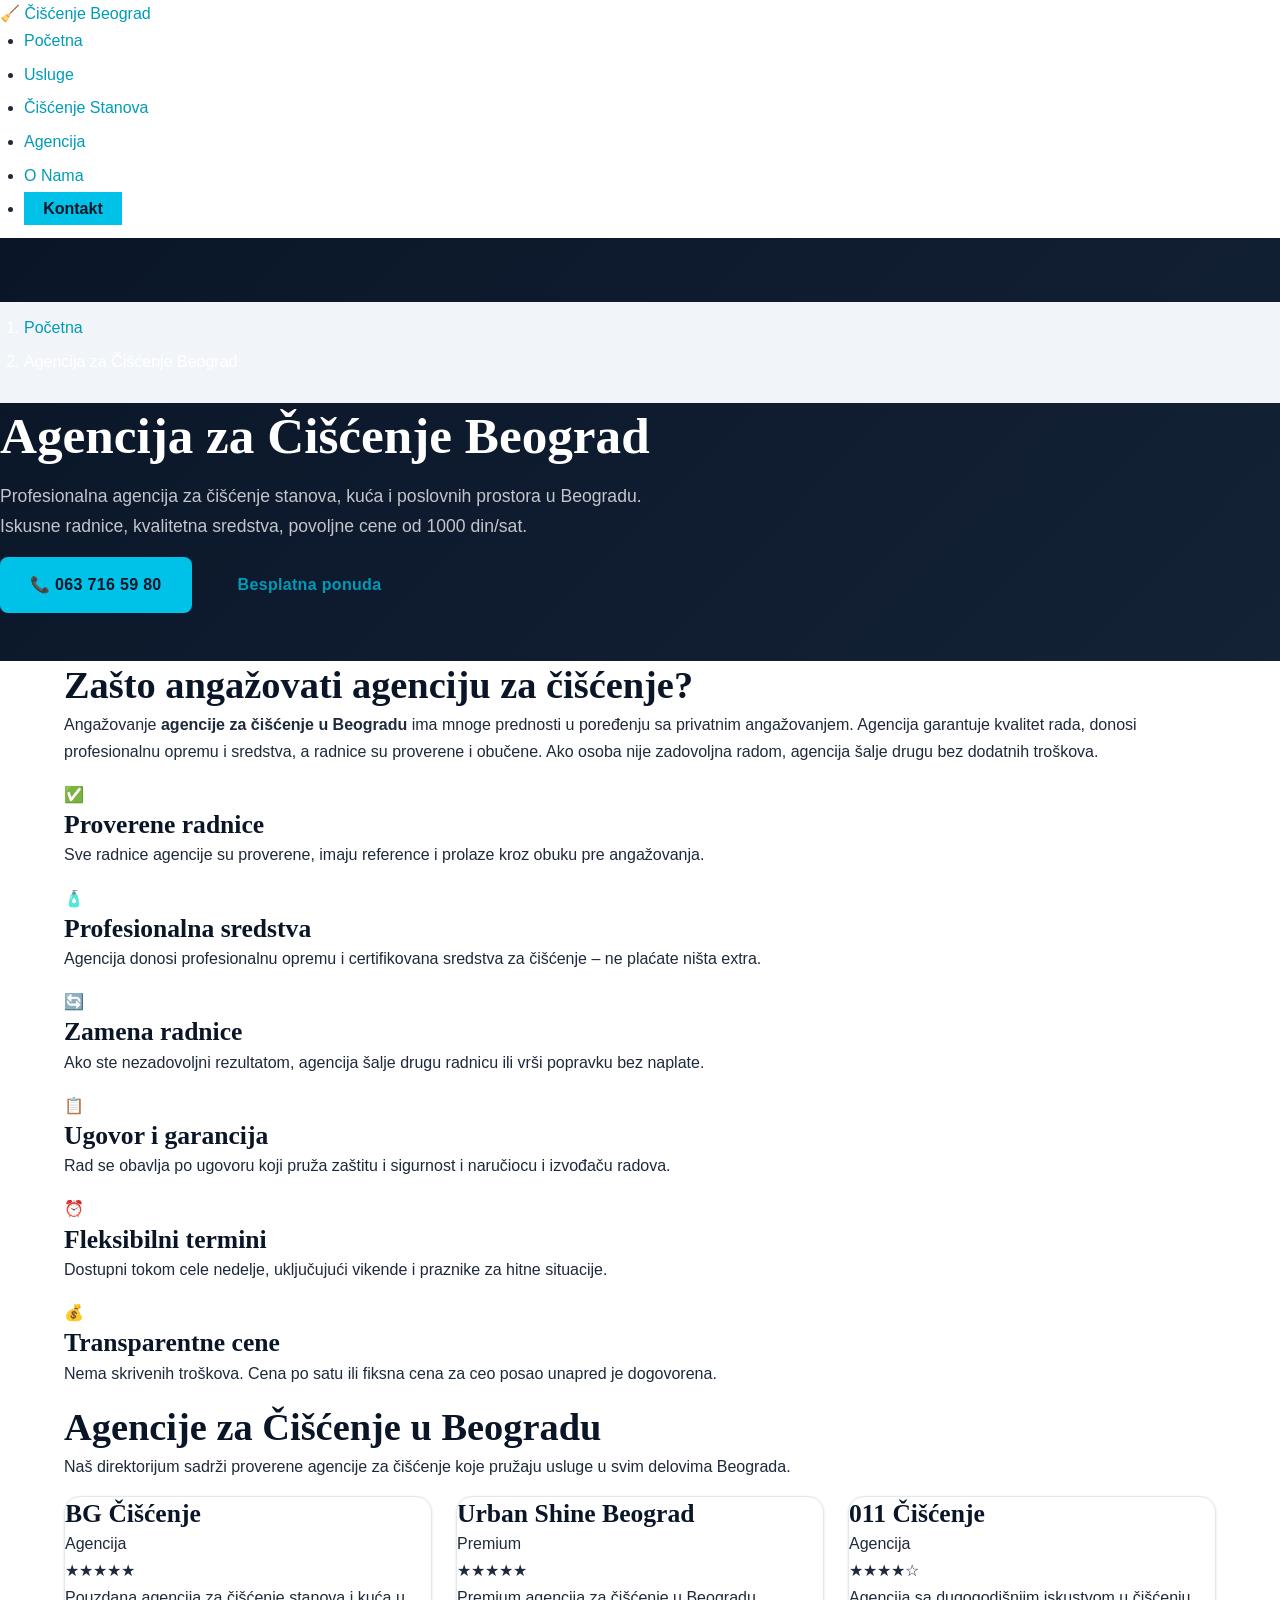
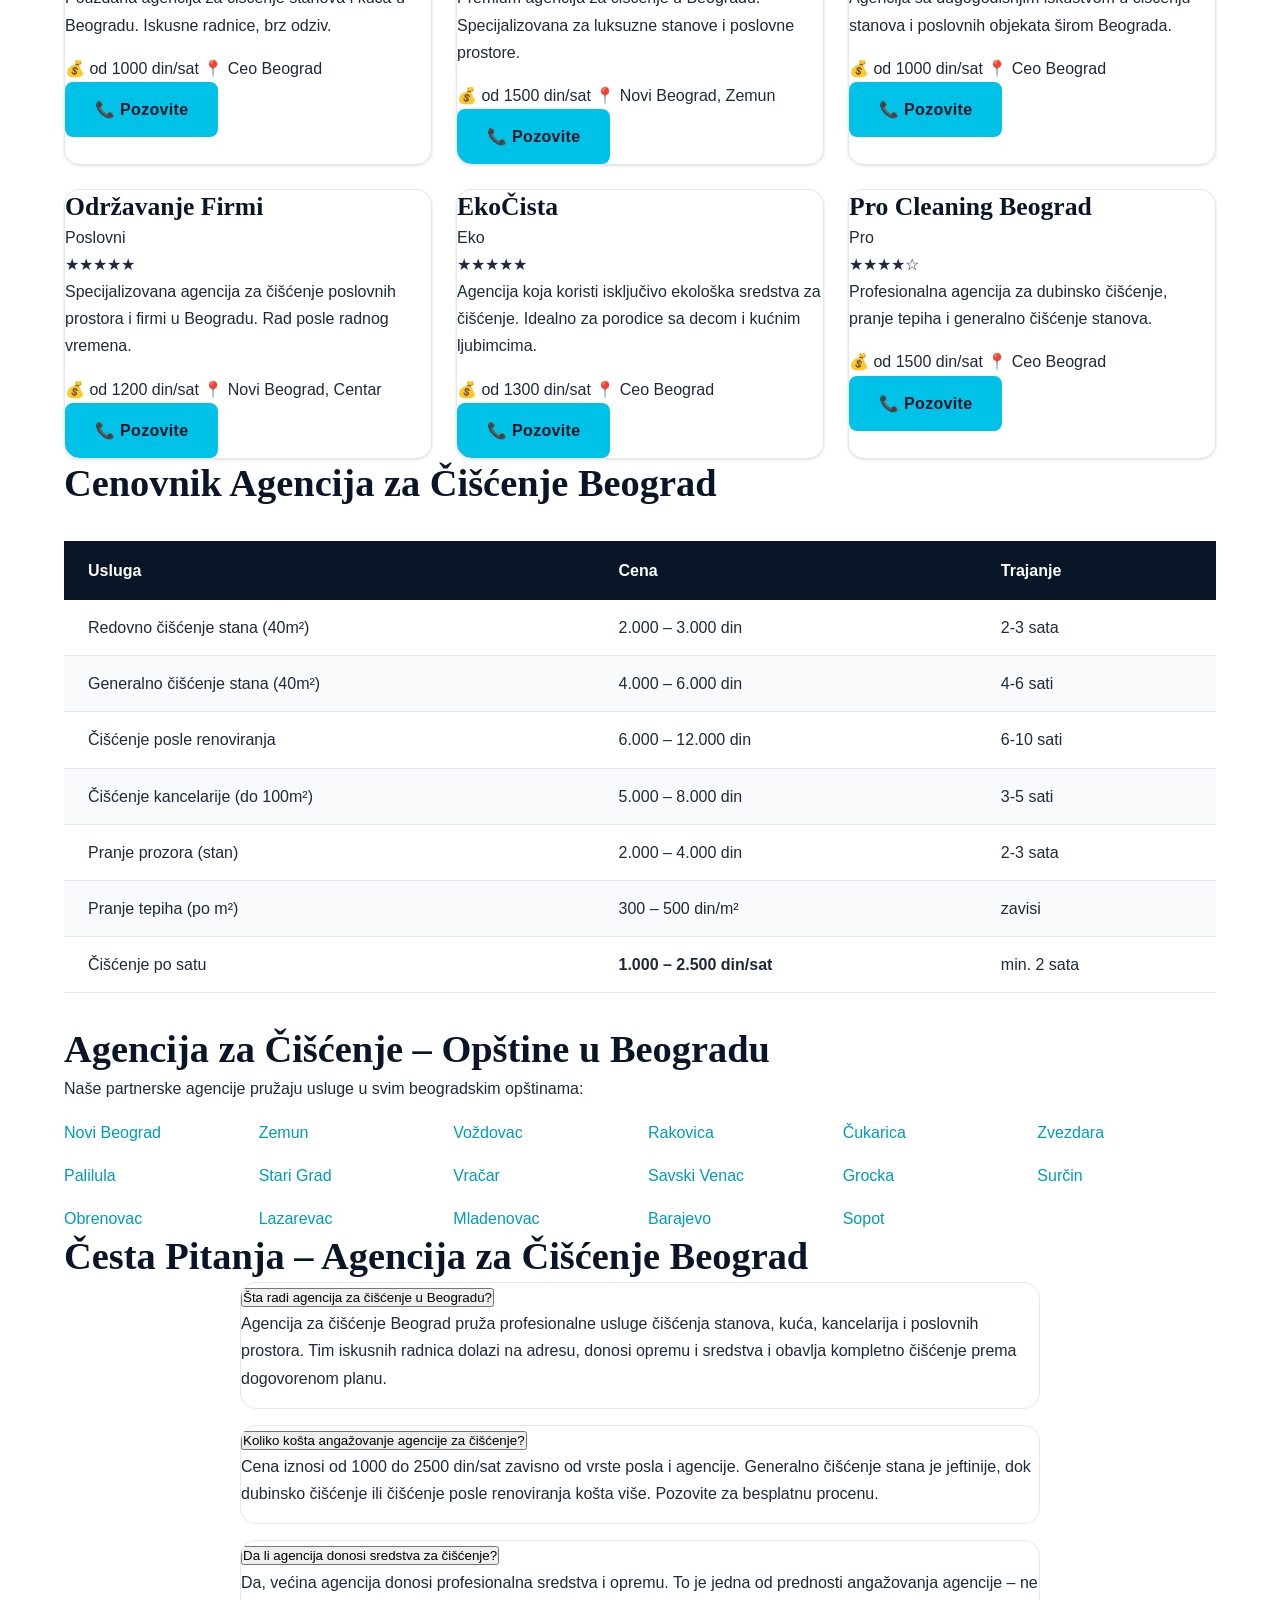
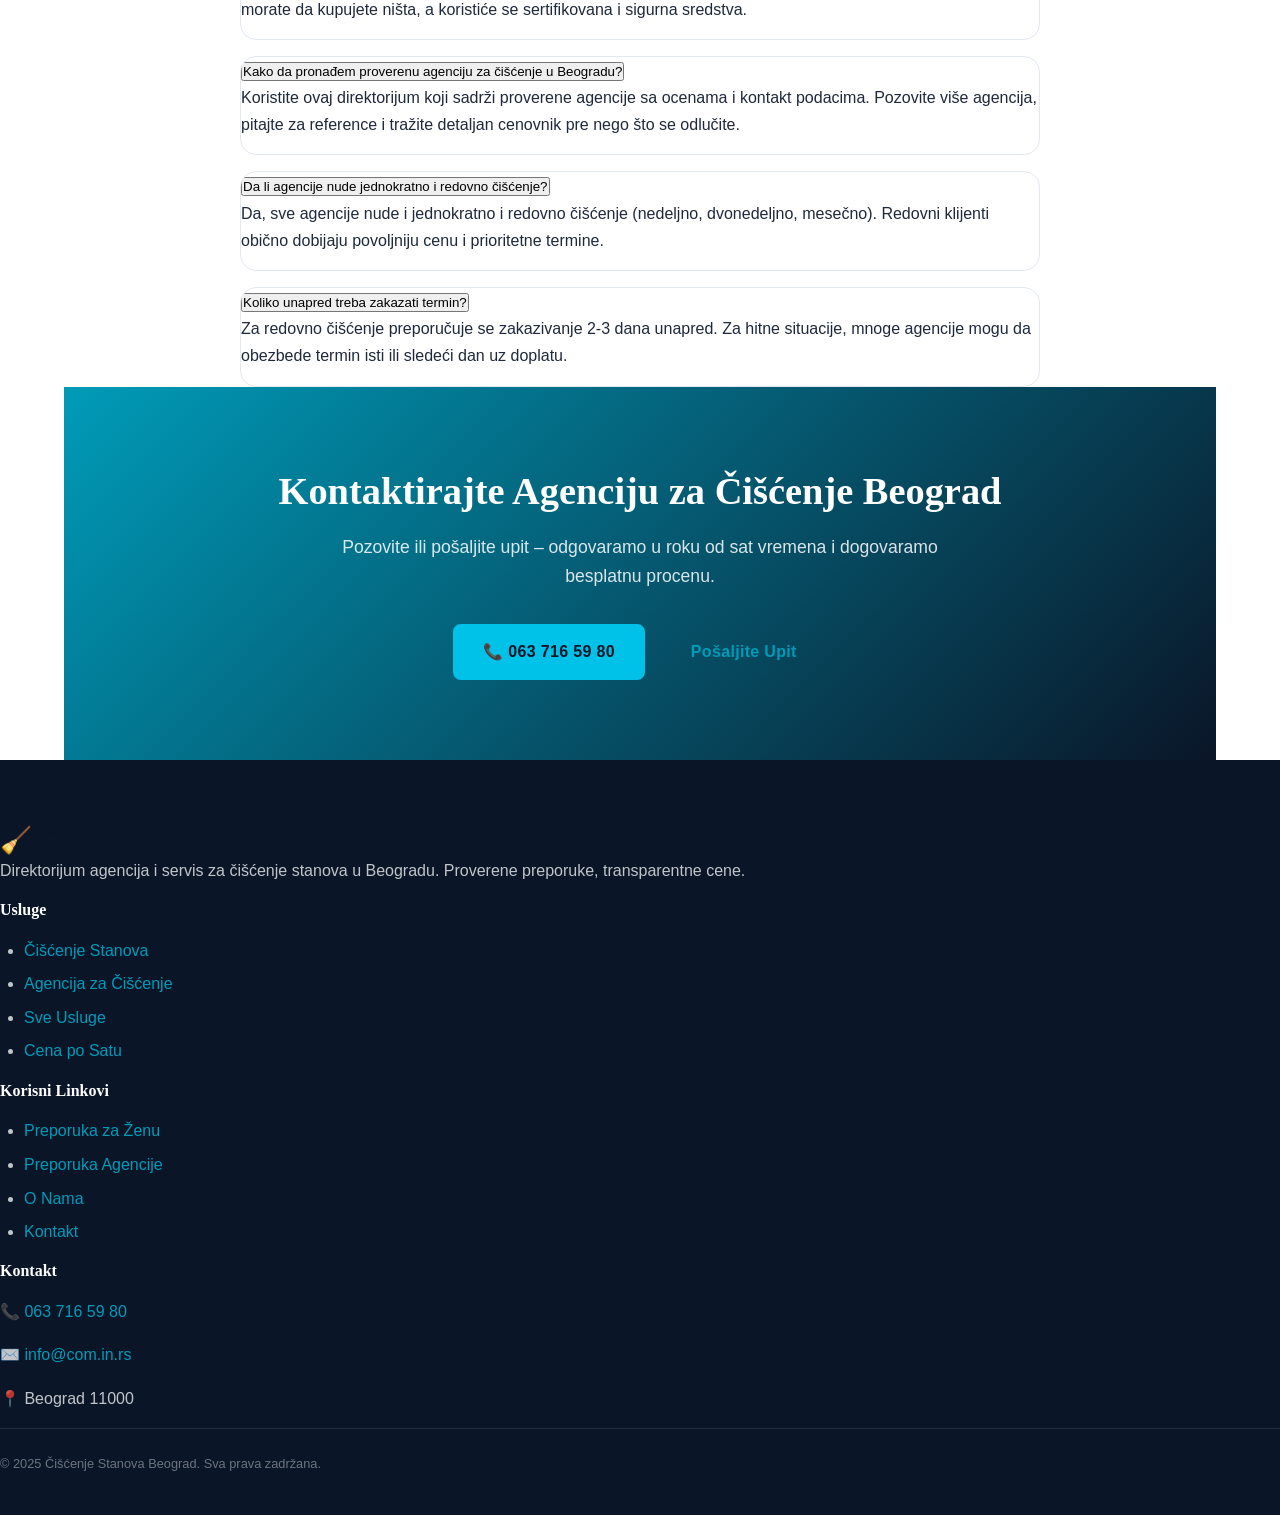
<file: agencija-za-ciscenje-beograd.html>
<!DOCTYPE html>
<html lang="sr">
<head>
<meta charset="UTF-8">
<meta name="viewport" content="width=device-width, initial-scale=1.0">
<title>Agencija za Čišćenje Beograd | Profesionalne Usluge Čišćenja 2025</title>
<meta name="description" content="Agencija za čišćenje Beograd – pouzdane usluge čišćenja stanova, kuća i kancelarija. Cena od 1000 din/sat. Pozovite 063 716 59 80.">
<link rel="canonical" href="https://ciscenje-stanova-cena-po-satu-beograd.com.in.rs/agencija-za-ciscenje-beograd.html">
<meta property="og:title" content="Agencija za Čišćenje Beograd | Profesionalne Usluge">
<meta property="og:description" content="Agencija za čišćenje Beograd – pouzdane usluge čišćenja stanova, kuća i kancelarija. Cena od 1000 din/sat.">
<meta property="og:url" content="https://ciscenje-stanova-cena-po-satu-beograd.com.in.rs/agencija-za-ciscenje-beograd.html">
<meta property="og:type" content="website">
<meta name="twitter:card" content="summary_large_image">
<link rel="stylesheet" href="style.css">
<link rel="icon" href="favicon.svg" type="image/svg+xml">
<script type="application/ld+json">
{
  "@context": "https://schema.org",
  "@graph": [
    {
      "@type": "WebPage",
      "@id": "https://ciscenje-stanova-cena-po-satu-beograd.com.in.rs/agencija-za-ciscenje-beograd.html",
      "url": "https://ciscenje-stanova-cena-po-satu-beograd.com.in.rs/agencija-za-ciscenje-beograd.html",
      "name": "Agencija za Čišćenje Beograd",
      "description": "Agencija za čišćenje Beograd – pouzdane usluge čišćenja stanova, kuća i kancelarija.",
      "inLanguage": "sr"
    },
    {
      "@type": "LocalBusiness",
      "name": "Čišćenje Stanova Beograd",
      "telephone": "+38163716598",
      "email": "info@com.in.rs",
      "address": {
        "@type": "PostalAddress",
        "streetAddress": "Beograd",
        "addressLocality": "Beograd",
        "postalCode": "11000",
        "addressCountry": "RS"
      },
      "url": "https://ciscenje-stanova-cena-po-satu-beograd.com.in.rs",
      "priceRange": "1000-2500 RSD/sat"
    },
    {
      "@type": "BreadcrumbList",
      "itemListElement": [
        {"@type": "ListItem", "position": 1, "name": "Početna", "item": "https://ciscenje-stanova-cena-po-satu-beograd.com.in.rs/"},
        {"@type": "ListItem", "position": 2, "name": "Agencija za Čišćenje Beograd", "item": "https://ciscenje-stanova-cena-po-satu-beograd.com.in.rs/agencija-za-ciscenje-beograd.html"}
      ]
    },
    {
      "@type": "FAQPage",
      "mainEntity": [
        {
          "@type": "Question",
          "name": "Šta radi agencija za čišćenje u Beogradu?",
          "acceptedAnswer": {"@type": "Answer", "text": "Agencija za čišćenje Beograd pruža profesionalne usluge čišćenja stanova, kuća, kancelarija i poslovnih prostora. Tim iskusnih radnica dolazi na adresu, donosi opremu i sredstva i obavlja kompletno čišćenje."}
        },
        {
          "@type": "Question",
          "name": "Koliko košta angažovanje agencije za čišćenje?",
          "acceptedAnswer": {"@type": "Answer", "text": "Cena iznosi od 1000 do 2500 din/sat zavisno od vrste posla. Generalno čišćenje stana je jeftinije, dok dubinsko čišćenje ili čišćenje posle renoviranja košta više."}
        },
        {
          "@type": "Question",
          "name": "Da li agencija donosi sredstva za čišćenje?",
          "acceptedAnswer": {"@type": "Answer", "text": "Većina agencija donosi profesionalna sredstva i opremu. To je jedna od prednosti angažovanja agencije umesto privatne osobe – ne morate da kupujete ništa."}
        },
        {
          "@type": "Question",
          "name": "Kako da pronađem proverenu agenciju za čišćenje u Beogradu?",
          "acceptedAnswer": {"@type": "Answer", "text": "Koristite ovaj direktorijum koji sadrži proverene agencije sa ocenama i kontakt podacima. Pozovite i zatražite referencije pre angažovanja."}
        },
        {
          "@type": "Question",
          "name": "Da li agencije nude jednokratno i redovno čišćenje?",
          "acceptedAnswer": {"@type": "Answer", "text": "Da, sve agencije nude i jednokratno i redovno čišćenje (nedeljno, dvonedeljno, mesečno). Redovni klijenti obično dobijaju povoljniju cenu."}
        }
      ]
    }
  ]
}
</script>
</head>
<body>
<nav class="navbar">
  <div class="nav-container">
    <a href="index.html" class="nav-logo">🧹 Čišćenje Beograd</a>
    <button class="nav-burger" aria-label="Meni">&#9776;</button>
    <ul class="nav-menu">
      <li><a href="index.html">Početna</a></li>
      <li><a href="usluge.html">Usluge</a></li>
      <li><a href="ciscenje-stanova-beograd.html">Čišćenje Stanova</a></li>
      <li><a href="agencija-za-ciscenje-beograd.html" class="active">Agencija</a></li>
      <li><a href="o-nama.html">O Nama</a></li>
      <li><a href="kontakt.html" class="nav-cta">Kontakt</a></li>
    </ul>
  </div>
</nav>

<section class="page-hero">
  <div class="hero-content">
    <nav class="breadcrumb" aria-label="Breadcrumb">
      <ol>
        <li><a href="index.html">Početna</a></li>
        <li aria-current="page">Agencija za Čišćenje Beograd</li>
      </ol>
    </nav>
    <h1>Agencija za Čišćenje Beograd</h1>
    <p class="hero-subtitle">Profesionalna agencija za čišćenje stanova, kuća i poslovnih prostora u Beogradu. Iskusne radnice, kvalitetna sredstva, povoljne cene od 1000 din/sat.</p>
    <div class="hero-actions">
      <a href="tel:+38163716598" class="btn btn-primary">📞 063 716 59 80</a>
      <a href="kontakt.html" class="btn btn-secondary">Besplatna ponuda</a>
    </div>
  </div>
</section>

<main>
  <div class="container">

    <section class="content-section fade-in">
      <h2>Zašto angažovati agenciju za čišćenje?</h2>
      <p>Angažovanje <strong>agencije za čišćenje u Beogradu</strong> ima mnoge prednosti u poređenju sa privatnim angažovanjem. Agencija garantuje kvalitet rada, donosi profesionalnu opremu i sredstva, a radnice su proverene i obučene. Ako osoba nije zadovoljna radom, agencija šalje drugu bez dodatnih troškova.</p>
      <div class="features-grid">
        <div class="feature-card">
          <span class="feature-icon">✅</span>
          <h3>Proverene radnice</h3>
          <p>Sve radnice agencije su proverene, imaju reference i prolaze kroz obuku pre angažovanja.</p>
        </div>
        <div class="feature-card">
          <span class="feature-icon">🧴</span>
          <h3>Profesionalna sredstva</h3>
          <p>Agencija donosi profesionalnu opremu i certifikovana sredstva za čišćenje – ne plaćate ništa extra.</p>
        </div>
        <div class="feature-card">
          <span class="feature-icon">🔄</span>
          <h3>Zamena radnice</h3>
          <p>Ako ste nezadovoljni rezultatom, agencija šalje drugu radnicu ili vrši popravku bez naplate.</p>
        </div>
        <div class="feature-card">
          <span class="feature-icon">📋</span>
          <h3>Ugovor i garancija</h3>
          <p>Rad se obavlja po ugovoru koji pruža zaštitu i sigurnost i naručiocu i izvođaču radova.</p>
        </div>
        <div class="feature-card">
          <span class="feature-icon">⏰</span>
          <h3>Fleksibilni termini</h3>
          <p>Dostupni tokom cele nedelje, uključujući vikende i praznike za hitne situacije.</p>
        </div>
        <div class="feature-card">
          <span class="feature-icon">💰</span>
          <h3>Transparentne cene</h3>
          <p>Nema skrivenih troškova. Cena po satu ili fiksna cena za ceo posao unapred je dogovorena.</p>
        </div>
      </div>
    </section>

    <section class="listings-section fade-in">
      <h2>Agencije za Čišćenje u Beogradu</h2>
      <p class="section-intro">Naš direktorijum sadrži proverene agencije za čišćenje koje pružaju usluge u svim delovima Beograda.</p>
      <div class="listings-grid">
        <div class="listing-card">
          <div class="listing-header">
            <h3>BG Čišćenje</h3>
            <span class="listing-badge">Agencija</span>
          </div>
          <div class="listing-stars">★★★★★</div>
          <p>Pouzdana agencija za čišćenje stanova i kuća u Beogradu. Iskusne radnice, brz odziv.</p>
          <div class="listing-details">
            <span>💰 od 1000 din/sat</span>
            <span>📍 Ceo Beograd</span>
          </div>
          <a href="tel:+38163716598" class="btn btn-primary btn-full">📞 Pozovite</a>
        </div>
        <div class="listing-card">
          <div class="listing-header">
            <h3>Urban Shine Beograd</h3>
            <span class="listing-badge">Premium</span>
          </div>
          <div class="listing-stars">★★★★★</div>
          <p>Premium agencija za čišćenje u Beogradu. Specijalizovana za luksuzne stanove i poslovne prostore.</p>
          <div class="listing-details">
            <span>💰 od 1500 din/sat</span>
            <span>📍 Novi Beograd, Zemun</span>
          </div>
          <a href="tel:+38163716598" class="btn btn-primary btn-full">📞 Pozovite</a>
        </div>
        <div class="listing-card">
          <div class="listing-header">
            <h3>011 Čišćenje</h3>
            <span class="listing-badge">Agencija</span>
          </div>
          <div class="listing-stars">★★★★☆</div>
          <p>Agencija sa dugogodišnjim iskustvom u čišćenju stanova i poslovnih objekata širom Beograda.</p>
          <div class="listing-details">
            <span>💰 od 1000 din/sat</span>
            <span>📍 Ceo Beograd</span>
          </div>
          <a href="tel:+38163716598" class="btn btn-primary btn-full">📞 Pozovite</a>
        </div>
        <div class="listing-card">
          <div class="listing-header">
            <h3>Održavanje Firmi</h3>
            <span class="listing-badge">Poslovni</span>
          </div>
          <div class="listing-stars">★★★★★</div>
          <p>Specijalizovana agencija za čišćenje poslovnih prostora i firmi u Beogradu. Rad posle radnog vremena.</p>
          <div class="listing-details">
            <span>💰 od 1200 din/sat</span>
            <span>📍 Novi Beograd, Centar</span>
          </div>
          <a href="tel:+38163716598" class="btn btn-primary btn-full">📞 Pozovite</a>
        </div>
        <div class="listing-card">
          <div class="listing-header">
            <h3>EkoČista</h3>
            <span class="listing-badge">Eko</span>
          </div>
          <div class="listing-stars">★★★★★</div>
          <p>Agencija koja koristi isključivo ekološka sredstva za čišćenje. Idealno za porodice sa decom i kućnim ljubimcima.</p>
          <div class="listing-details">
            <span>💰 od 1300 din/sat</span>
            <span>📍 Ceo Beograd</span>
          </div>
          <a href="tel:+38163716598" class="btn btn-primary btn-full">📞 Pozovite</a>
        </div>
        <div class="listing-card">
          <div class="listing-header">
            <h3>Pro Cleaning Beograd</h3>
            <span class="listing-badge">Pro</span>
          </div>
          <div class="listing-stars">★★★★☆</div>
          <p>Profesionalna agencija za dubinsko čišćenje, pranje tepiha i generalno čišćenje stanova.</p>
          <div class="listing-details">
            <span>💰 od 1500 din/sat</span>
            <span>📍 Ceo Beograd</span>
          </div>
          <a href="tel:+38163716598" class="btn btn-primary btn-full">📞 Pozovite</a>
        </div>
      </div>
    </section>

    <section class="price-section fade-in">
      <h2>Cenovnik Agencija za Čišćenje Beograd</h2>
      <div class="price-table-wrapper">
        <table class="price-table">
          <thead>
            <tr>
              <th>Usluga</th>
              <th>Cena</th>
              <th>Trajanje</th>
            </tr>
          </thead>
          <tbody>
            <tr>
              <td>Redovno čišćenje stana (40m²)</td>
              <td>2.000 – 3.000 din</td>
              <td>2-3 sata</td>
            </tr>
            <tr>
              <td>Generalno čišćenje stana (40m²)</td>
              <td>4.000 – 6.000 din</td>
              <td>4-6 sati</td>
            </tr>
            <tr>
              <td>Čišćenje posle renoviranja</td>
              <td>6.000 – 12.000 din</td>
              <td>6-10 sati</td>
            </tr>
            <tr>
              <td>Čišćenje kancelarije (do 100m²)</td>
              <td>5.000 – 8.000 din</td>
              <td>3-5 sati</td>
            </tr>
            <tr>
              <td>Pranje prozora (stan)</td>
              <td>2.000 – 4.000 din</td>
              <td>2-3 sata</td>
            </tr>
            <tr>
              <td>Pranje tepiha (po m²)</td>
              <td>300 – 500 din/m²</td>
              <td>zavisi</td>
            </tr>
            <tr>
              <td>Čišćenje po satu</td>
              <td><strong>1.000 – 2.500 din/sat</strong></td>
              <td>min. 2 sata</td>
            </tr>
          </tbody>
        </table>
      </div>
    </section>

    <section class="areas-section fade-in">
      <h2>Agencija za Čišćenje – Opštine u Beogradu</h2>
      <p>Naše partnerske agencije pružaju usluge u svim beogradskim opštinama:</p>
      <div class="areas-grid">
        <a href="ciscenje-stanova-beograd.html" class="area-chip">Novi Beograd</a>
        <a href="ciscenje-stanova-beograd.html" class="area-chip">Zemun</a>
        <a href="ciscenje-stanova-beograd.html" class="area-chip">Voždovac</a>
        <a href="ciscenje-stanova-beograd.html" class="area-chip">Rakovica</a>
        <a href="ciscenje-stanova-beograd.html" class="area-chip">Čukarica</a>
        <a href="ciscenje-stanova-beograd.html" class="area-chip">Zvezdara</a>
        <a href="ciscenje-stanova-beograd.html" class="area-chip">Palilula</a>
        <a href="ciscenje-stanova-beograd.html" class="area-chip">Stari Grad</a>
        <a href="ciscenje-stanova-beograd.html" class="area-chip">Vračar</a>
        <a href="ciscenje-stanova-beograd.html" class="area-chip">Savski Venac</a>
        <a href="ciscenje-stanova-beograd.html" class="area-chip">Grocka</a>
        <a href="ciscenje-stanova-beograd.html" class="area-chip">Surčin</a>
        <a href="ciscenje-stanova-beograd.html" class="area-chip">Obrenovac</a>
        <a href="ciscenje-stanova-beograd.html" class="area-chip">Lazarevac</a>
        <a href="ciscenje-stanova-beograd.html" class="area-chip">Mladenovac</a>
        <a href="ciscenje-stanova-beograd.html" class="area-chip">Barajevo</a>
        <a href="ciscenje-stanova-beograd.html" class="area-chip">Sopot</a>
      </div>
    </section>

    <section class="faq-section fade-in">
      <h2>Česta Pitanja – Agencija za Čišćenje Beograd</h2>
      <div class="faq-list">
        <div class="faq-item">
          <button class="faq-question">Šta radi agencija za čišćenje u Beogradu?</button>
          <div class="faq-answer"><p>Agencija za čišćenje Beograd pruža profesionalne usluge čišćenja stanova, kuća, kancelarija i poslovnih prostora. Tim iskusnih radnica dolazi na adresu, donosi opremu i sredstva i obavlja kompletno čišćenje prema dogovorenom planu.</p></div>
        </div>
        <div class="faq-item">
          <button class="faq-question">Koliko košta angažovanje agencije za čišćenje?</button>
          <div class="faq-answer"><p>Cena iznosi od 1000 do 2500 din/sat zavisno od vrste posla i agencije. Generalno čišćenje stana je jeftinije, dok dubinsko čišćenje ili čišćenje posle renoviranja košta više. Pozovite za besplatnu procenu.</p></div>
        </div>
        <div class="faq-item">
          <button class="faq-question">Da li agencija donosi sredstva za čišćenje?</button>
          <div class="faq-answer"><p>Da, većina agencija donosi profesionalna sredstva i opremu. To je jedna od prednosti angažovanja agencije – ne morate da kupujete ništa, a koristiće se sertifikovana i sigurna sredstva.</p></div>
        </div>
        <div class="faq-item">
          <button class="faq-question">Kako da pronađem proverenu agenciju za čišćenje u Beogradu?</button>
          <div class="faq-answer"><p>Koristite ovaj direktorijum koji sadrži proverene agencije sa ocenama i kontakt podacima. Pozovite više agencija, pitajte za reference i tražite detaljan cenovnik pre nego što se odlučite.</p></div>
        </div>
        <div class="faq-item">
          <button class="faq-question">Da li agencije nude jednokratno i redovno čišćenje?</button>
          <div class="faq-answer"><p>Da, sve agencije nude i jednokratno i redovno čišćenje (nedeljno, dvonedeljno, mesečno). Redovni klijenti obično dobijaju povoljniju cenu i prioritetne termine.</p></div>
        </div>
        <div class="faq-item">
          <button class="faq-question">Koliko unapred treba zakazati termin?</button>
          <div class="faq-answer"><p>Za redovno čišćenje preporučuje se zakazivanje 2-3 dana unapred. Za hitne situacije, mnoge agencije mogu da obezbede termin isti ili sledeći dan uz doplatu.</p></div>
        </div>
      </div>
    </section>

    <section class="cta-section fade-in">
      <div class="cta-box">
        <h2>Kontaktirajte Agenciju za Čišćenje Beograd</h2>
        <p>Pozovite ili pošaljite upit – odgovaramo u roku od sat vremena i dogovaramo besplatnu procenu.</p>
        <div class="cta-actions">
          <a href="tel:+38163716598" class="btn btn-primary btn-large">📞 063 716 59 80</a>
          <a href="kontakt.html" class="btn btn-secondary btn-large">Pošaljite Upit</a>
        </div>
      </div>
    </section>

  </div>
</main>

<footer class="footer">
  <div class="footer-container">
    <div class="footer-col">
      <h3>🧹 Čišćenje Beograd</h3>
      <p>Direktorijum agencija i servis za čišćenje stanova u Beogradu. Proverene preporuke, transparentne cene.</p>
    </div>
    <div class="footer-col">
      <h4>Usluge</h4>
      <ul>
        <li><a href="ciscenje-stanova-beograd.html">Čišćenje Stanova</a></li>
        <li><a href="agencija-za-ciscenje-beograd.html">Agencija za Čišćenje</a></li>
        <li><a href="usluge.html">Sve Usluge</a></li>
        <li><a href="ciscenje-stanova-cena-po-satu-beograd-1000-dinara.html">Cena po Satu</a></li>
      </ul>
    </div>
    <div class="footer-col">
      <h4>Korisni Linkovi</h4>
      <ul>
        <li><a href="preporuka-za-zenu-za-ciscenje-stana.html">Preporuka za Ženu</a></li>
        <li><a href="ciscenje-stanova-beograd-preporuka.html">Preporuka Agencije</a></li>
        <li><a href="o-nama.html">O Nama</a></li>
        <li><a href="kontakt.html">Kontakt</a></li>
      </ul>
    </div>
    <div class="footer-col">
      <h4>Kontakt</h4>
      <p>📞 <a href="tel:+38163716598">063 716 59 80</a></p>
      <p>✉️ <a href="mailto:info@com.in.rs">info@com.in.rs</a></p>
      <p>📍 Beograd 11000</p>
    </div>
  </div>
  <div class="footer-bottom">
    <p>&copy; 2025 Čišćenje Stanova Beograd. Sva prava zadržana.</p>
  </div>
</footer>
<script src="script.js"></script>
</body>
</html>
</file>
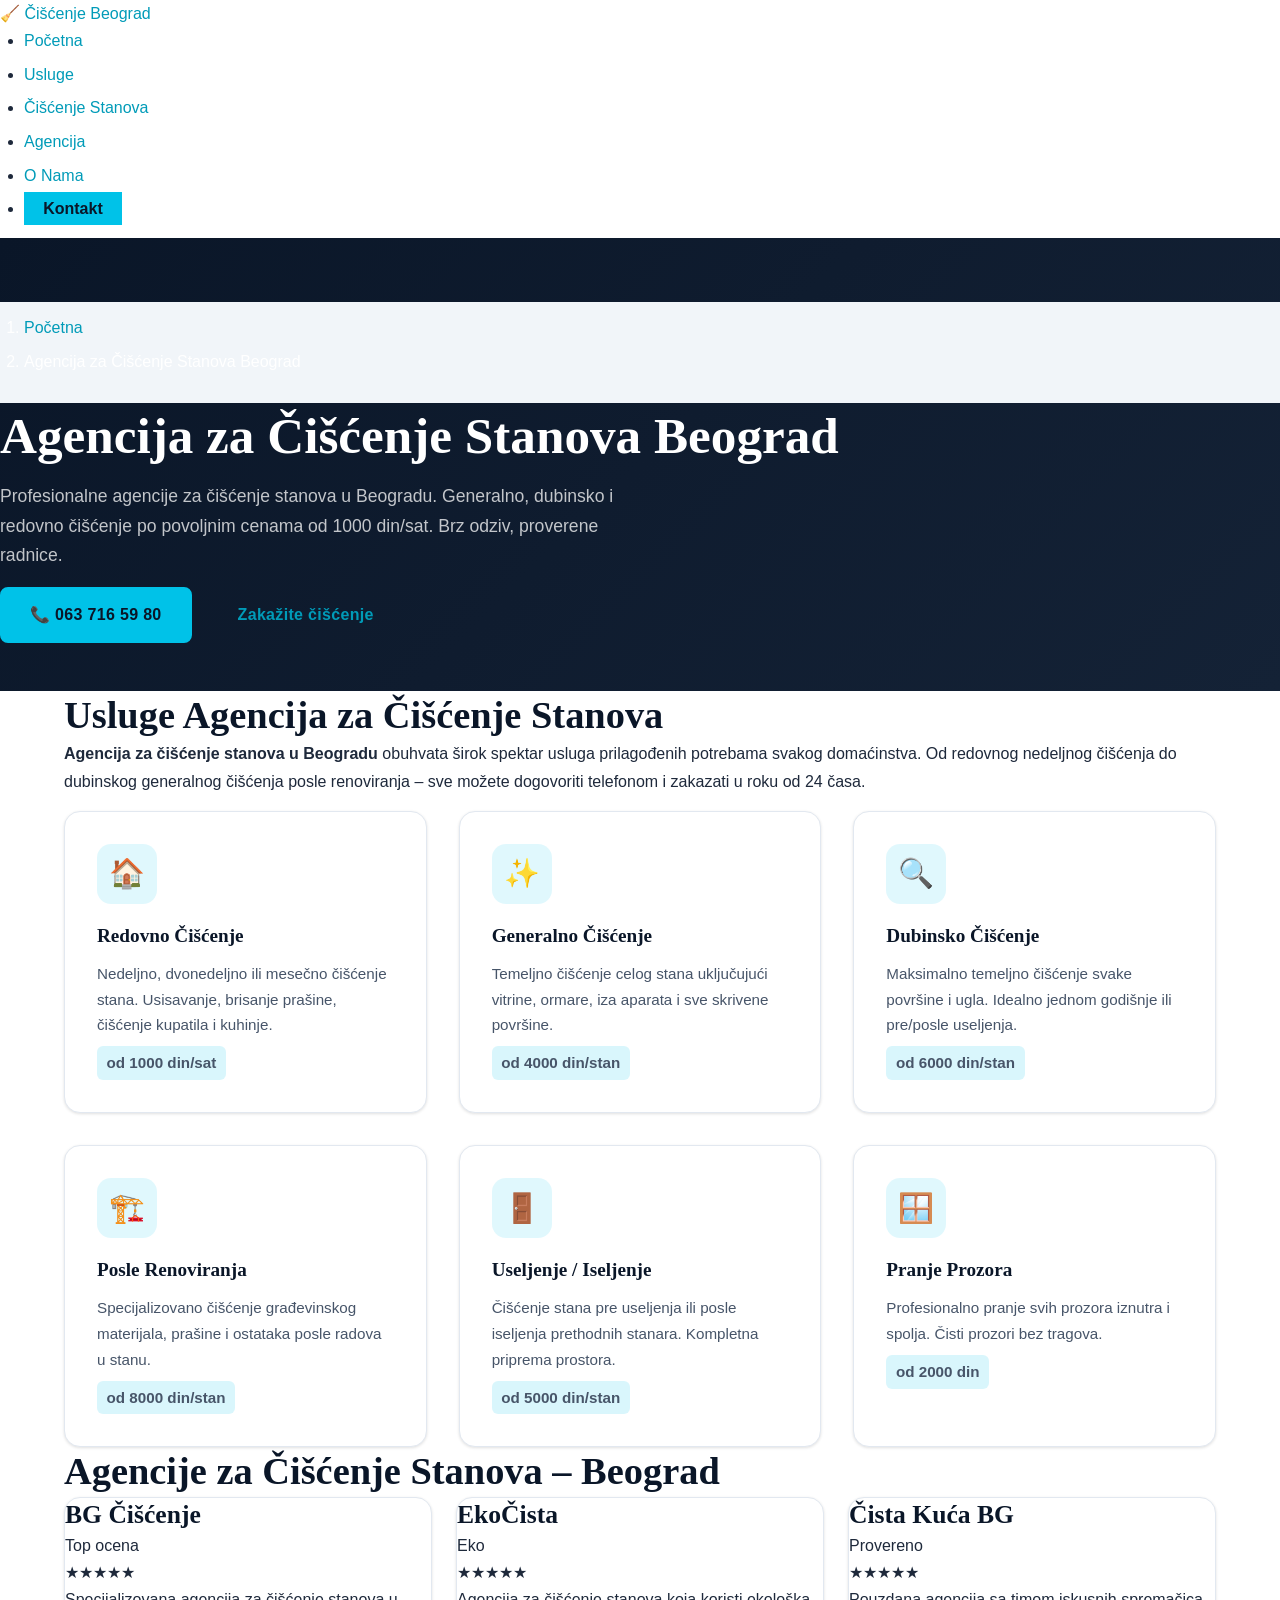
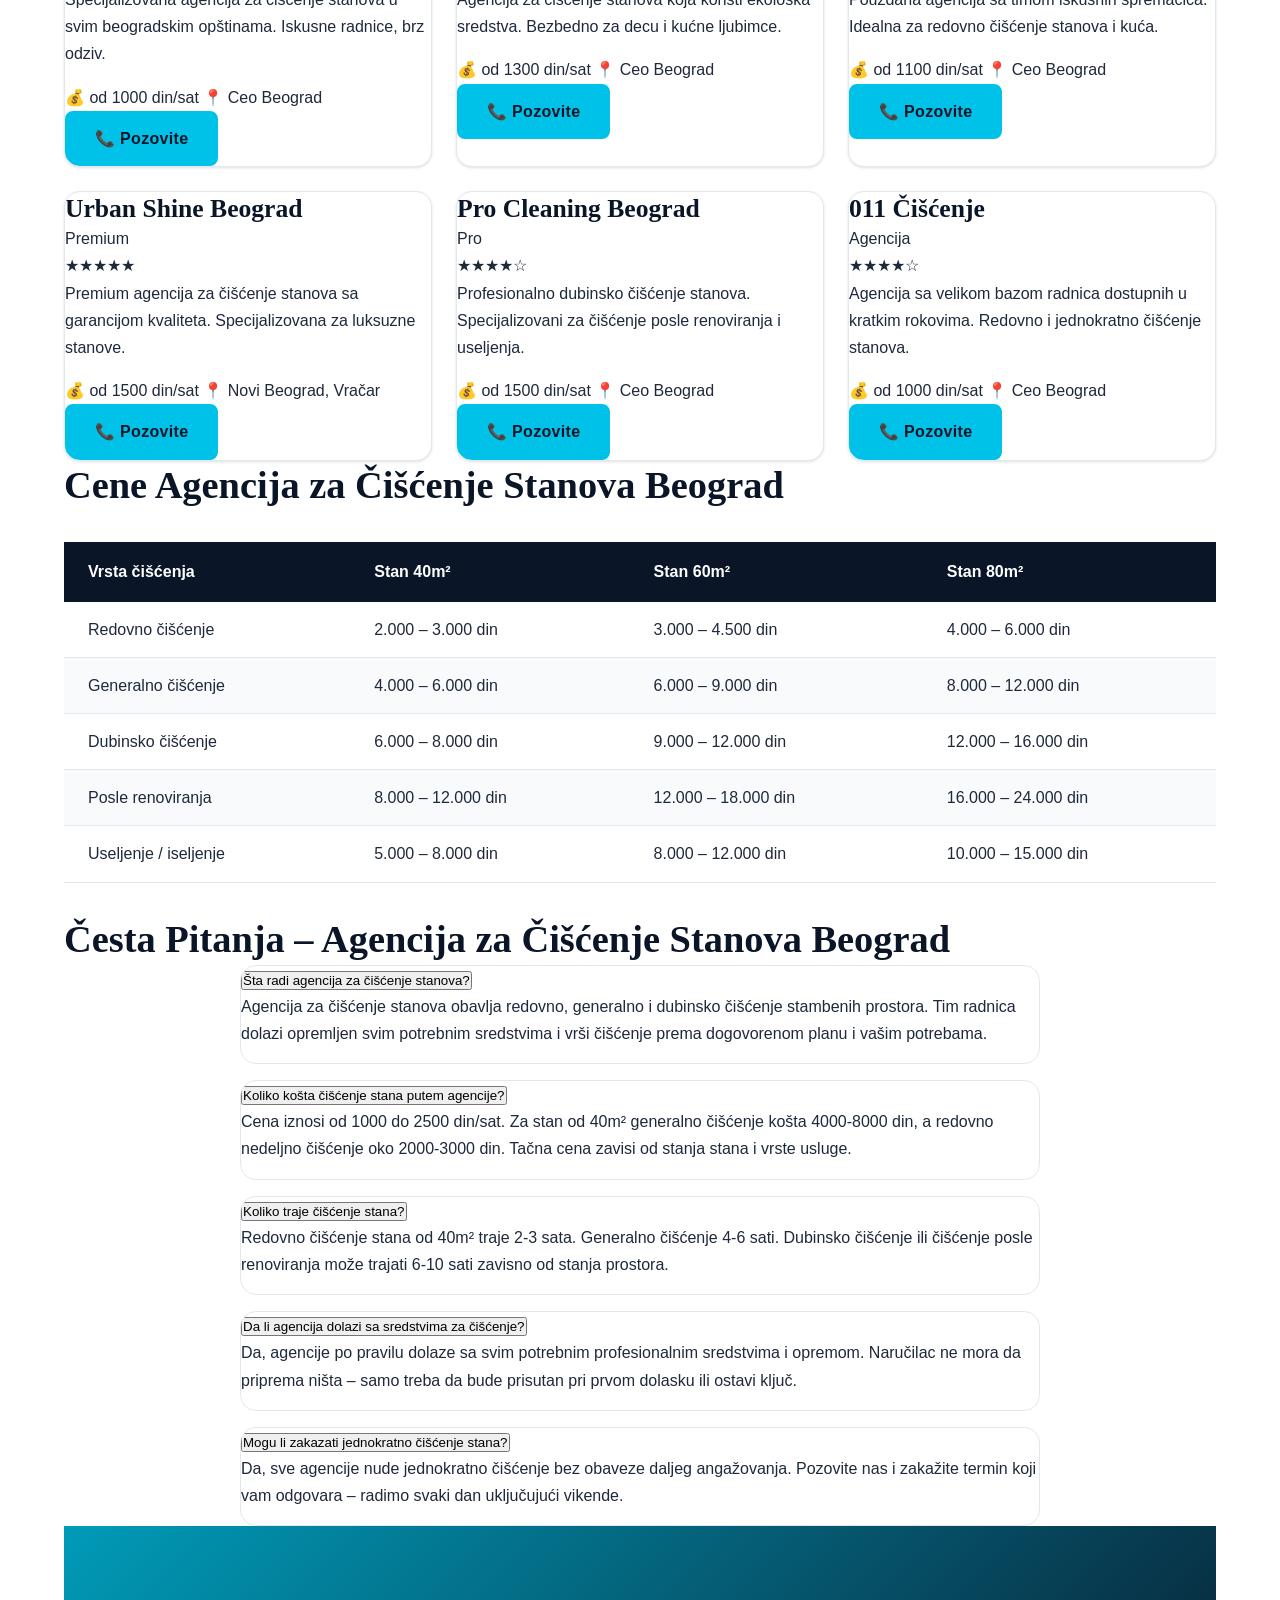
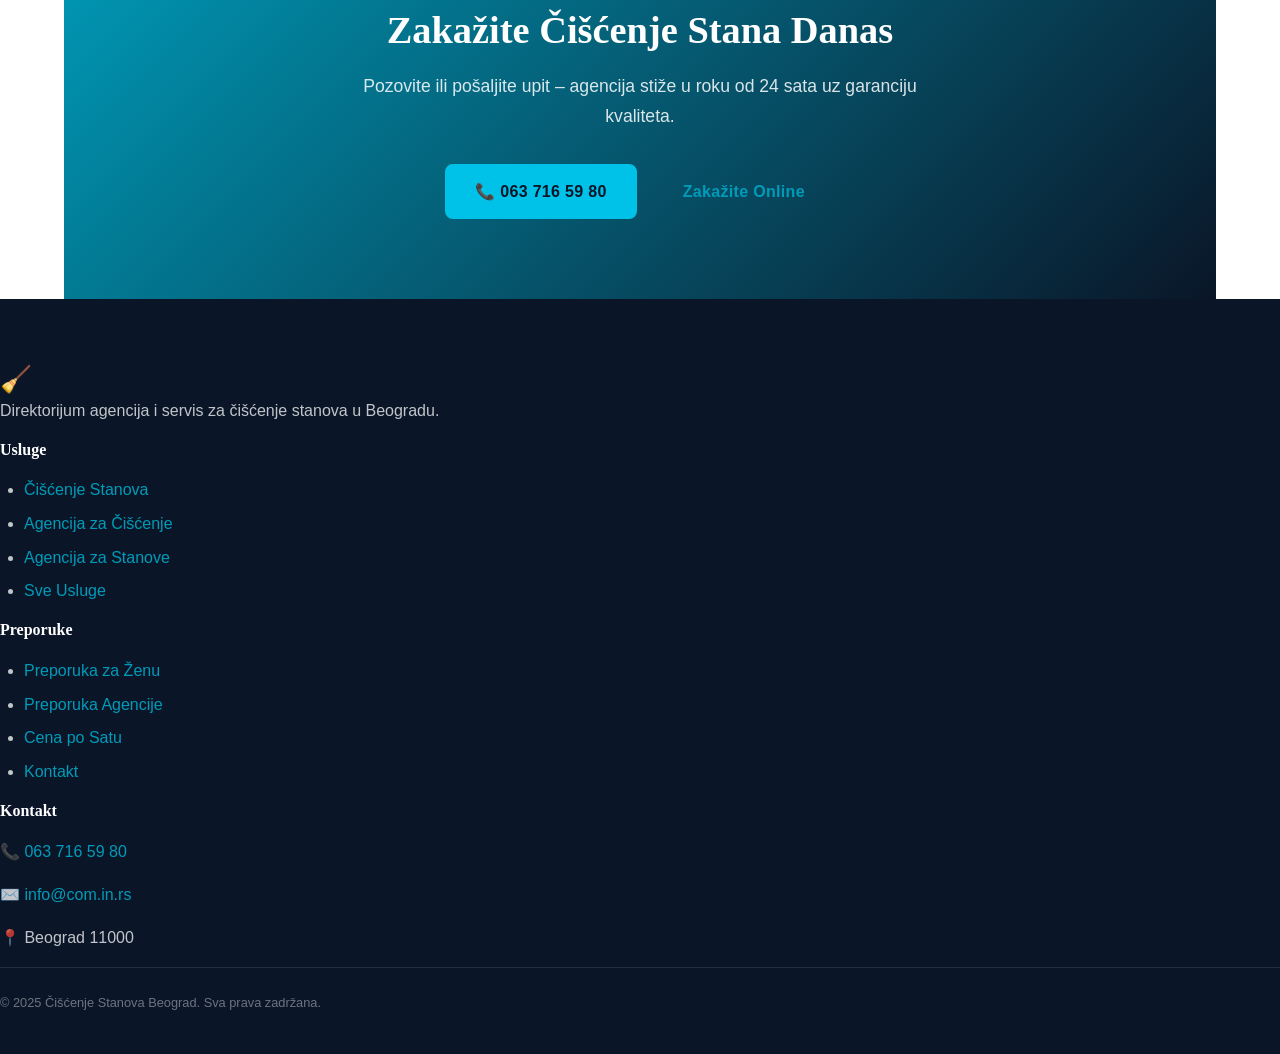
<file: agencija-za-ciscenje-stanova-beograd.html>
<!DOCTYPE html>
<html lang="sr">
<head>
<meta charset="UTF-8">
<meta name="viewport" content="width=device-width, initial-scale=1.0">
<title>Agencija za Čišćenje Stanova Beograd | Čišćenje 2025</title>
<meta name="description" content="Agencija za čišćenje stanova Beograd – generalno, dubinsko i redovno čišćenje. Cena od 1000 din/sat. Proverene agencije sa referencama. Pozovite 063 716 59 80.">
<link rel="canonical" href="https://ciscenje-stanova-cena-po-satu-beograd.com.in.rs/agencija-za-ciscenje-stanova-beograd.html">
<meta property="og:title" content="Agencija za Čišćenje Stanova Beograd">
<meta property="og:description" content="Agencija za čišćenje stanova Beograd – generalno, dubinsko i redovno čišćenje od 1000 din/sat.">
<meta property="og:url" content="https://ciscenje-stanova-cena-po-satu-beograd.com.in.rs/agencija-za-ciscenje-stanova-beograd.html">
<meta property="og:type" content="website">
<meta name="twitter:card" content="summary_large_image">
<link rel="stylesheet" href="style.css">
<link rel="icon" href="favicon.svg" type="image/svg+xml">
<script type="application/ld+json">
{
  "@context": "https://schema.org",
  "@graph": [
    {
      "@type": "WebPage",
      "@id": "https://ciscenje-stanova-cena-po-satu-beograd.com.in.rs/agencija-za-ciscenje-stanova-beograd.html",
      "url": "https://ciscenje-stanova-cena-po-satu-beograd.com.in.rs/agencija-za-ciscenje-stanova-beograd.html",
      "name": "Agencija za Čišćenje Stanova Beograd",
      "inLanguage": "sr"
    },
    {
      "@type": "LocalBusiness",
      "name": "Čišćenje Stanova Beograd",
      "telephone": "+38163716598",
      "email": "info@com.in.rs",
      "address": {"@type": "PostalAddress", "addressLocality": "Beograd", "postalCode": "11000", "addressCountry": "RS"},
      "priceRange": "1000-2500 RSD/sat"
    },
    {
      "@type": "BreadcrumbList",
      "itemListElement": [
        {"@type": "ListItem", "position": 1, "name": "Početna", "item": "https://ciscenje-stanova-cena-po-satu-beograd.com.in.rs/"},
        {"@type": "ListItem", "position": 2, "name": "Agencija za Čišćenje Stanova Beograd", "item": "https://ciscenje-stanova-cena-po-satu-beograd.com.in.rs/agencija-za-ciscenje-stanova-beograd.html"}
      ]
    },
    {
      "@type": "FAQPage",
      "mainEntity": [
        {"@type": "Question", "name": "Šta radi agencija za čišćenje stanova?", "acceptedAnswer": {"@type": "Answer", "text": "Agencija za čišćenje stanova obavlja redovno, generalno i dubinsko čišćenje stambenih prostora. Tim radnica dolazi opremljen svim potrebnim sredstvima i vrši čišćenje prema dogovorenom planu."}},
        {"@type": "Question", "name": "Koliko košta čišćenje stana putem agencije?", "acceptedAnswer": {"@type": "Answer", "text": "Cena iznosi od 1000 do 2500 din/sat. Za stan od 40m² generalno čišćenje košta 4000-8000 din, a redovno nedeljno čišćenje oko 2000-3000 din."}},
        {"@type": "Question", "name": "Koliko traje čišćenje stana?", "acceptedAnswer": {"@type": "Answer", "text": "Redovno čišćenje stana od 40m² traje 2-3 sata. Generalno čišćenje 4-6 sati. Dubinsko čišćenje ili čišćenje posle renoviranja može trajati 6-10 sati."}},
        {"@type": "Question", "name": "Da li agencija dolazi sa sredstvima za čišćenje?", "acceptedAnswer": {"@type": "Answer", "text": "Da, agencije po pravilu dolaze sa svim potrebnim profesionalnim sredstvima i opremom. Naručilac ne mora da priprema ništa."}},
        {"@type": "Question", "name": "Mogu li zakazati jednokratno čišćenje stana?", "acceptedAnswer": {"@type": "Answer", "text": "Da, sve agencije nude jednokratno čišćenje bez obaveze daljeg angažovanja. Kontaktirajte nas i zakažite termin koji vam odgovara."}}
      ]
    }
  ]
}
</script>
</head>
<body>
<nav class="navbar">
  <div class="nav-container">
    <a href="index.html" class="nav-logo">🧹 Čišćenje Beograd</a>
    <button class="nav-burger" aria-label="Meni">&#9776;</button>
    <ul class="nav-menu">
      <li><a href="index.html">Početna</a></li>
      <li><a href="usluge.html">Usluge</a></li>
      <li><a href="ciscenje-stanova-beograd.html">Čišćenje Stanova</a></li>
      <li><a href="agencija-za-ciscenje-beograd.html">Agencija</a></li>
      <li><a href="o-nama.html">O Nama</a></li>
      <li><a href="kontakt.html" class="nav-cta">Kontakt</a></li>
    </ul>
  </div>
</nav>

<section class="page-hero">
  <div class="hero-content">
    <nav class="breadcrumb" aria-label="Breadcrumb">
      <ol>
        <li><a href="index.html">Početna</a></li>
        <li aria-current="page">Agencija za Čišćenje Stanova Beograd</li>
      </ol>
    </nav>
    <h1>Agencija za Čišćenje Stanova Beograd</h1>
    <p class="hero-subtitle">Profesionalne agencije za čišćenje stanova u Beogradu. Generalno, dubinsko i redovno čišćenje po povoljnim cenama od 1000 din/sat. Brz odziv, proverene radnice.</p>
    <div class="hero-actions">
      <a href="tel:+38163716598" class="btn btn-primary">📞 063 716 59 80</a>
      <a href="kontakt.html" class="btn btn-secondary">Zakažite čišćenje</a>
    </div>
  </div>
</section>

<main>
  <div class="container">

    <section class="content-section fade-in">
      <h2>Usluge Agencija za Čišćenje Stanova</h2>
      <p><strong>Agencija za čišćenje stanova u Beogradu</strong> obuhvata širok spektar usluga prilagođenih potrebama svakog domaćinstva. Od redovnog nedeljnog čišćenja do dubinskog generalnog čišćenja posle renoviranja – sve možete dogovoriti telefonom i zakazati u roku od 24 časa.</p>
      <div class="services-grid">
        <div class="service-card">
          <span class="service-icon">🏠</span>
          <h3>Redovno Čišćenje</h3>
          <p>Nedeljno, dvonedeljno ili mesečno čišćenje stana. Usisavanje, brisanje prašine, čišćenje kupatila i kuhinje.</p>
          <p class="price-tag">od 1000 din/sat</p>
        </div>
        <div class="service-card">
          <span class="service-icon">✨</span>
          <h3>Generalno Čišćenje</h3>
          <p>Temeljno čišćenje celog stana uključujući vitrine, ormare, iza aparata i sve skrivene površine.</p>
          <p class="price-tag">od 4000 din/stan</p>
        </div>
        <div class="service-card">
          <span class="service-icon">🔍</span>
          <h3>Dubinsko Čišćenje</h3>
          <p>Maksimalno temeljno čišćenje svake površine i ugla. Idealno jednom godišnje ili pre/posle useljenja.</p>
          <p class="price-tag">od 6000 din/stan</p>
        </div>
        <div class="service-card">
          <span class="service-icon">🏗️</span>
          <h3>Posle Renoviranja</h3>
          <p>Specijalizovano čišćenje građevinskog materijala, prašine i ostataka posle radova u stanu.</p>
          <p class="price-tag">od 8000 din/stan</p>
        </div>
        <div class="service-card">
          <span class="service-icon">🚪</span>
          <h3>Useljenje / Iseljenje</h3>
          <p>Čišćenje stana pre useljenja ili posle iseljenja prethodnih stanara. Kompletna priprema prostora.</p>
          <p class="price-tag">od 5000 din/stan</p>
        </div>
        <div class="service-card">
          <span class="service-icon">🪟</span>
          <h3>Pranje Prozora</h3>
          <p>Profesionalno pranje svih prozora iznutra i spolja. Čisti prozori bez tragova.</p>
          <p class="price-tag">od 2000 din</p>
        </div>
      </div>
    </section>

    <section class="listings-section fade-in">
      <h2>Agencije za Čišćenje Stanova – Beograd</h2>
      <div class="listings-grid">
        <div class="listing-card">
          <div class="listing-header">
            <h3>BG Čišćenje</h3>
            <span class="listing-badge">Top ocena</span>
          </div>
          <div class="listing-stars">★★★★★</div>
          <p>Specijalizovana agencija za čišćenje stanova u svim beogradskim opštinama. Iskusne radnice, brz odziv.</p>
          <div class="listing-details">
            <span>💰 od 1000 din/sat</span>
            <span>📍 Ceo Beograd</span>
          </div>
          <a href="tel:+38163716598" class="btn btn-primary btn-full">📞 Pozovite</a>
        </div>
        <div class="listing-card">
          <div class="listing-header">
            <h3>EkoČista</h3>
            <span class="listing-badge">Eko</span>
          </div>
          <div class="listing-stars">★★★★★</div>
          <p>Agencija za čišćenje stanova koja koristi ekološka sredstva. Bezbedno za decu i kućne ljubimce.</p>
          <div class="listing-details">
            <span>💰 od 1300 din/sat</span>
            <span>📍 Ceo Beograd</span>
          </div>
          <a href="tel:+38163716598" class="btn btn-primary btn-full">📞 Pozovite</a>
        </div>
        <div class="listing-card">
          <div class="listing-header">
            <h3>Čista Kuća BG</h3>
            <span class="listing-badge">Provereno</span>
          </div>
          <div class="listing-stars">★★★★★</div>
          <p>Pouzdana agencija sa timom iskusnih spremačica. Idealna za redovno čišćenje stanova i kuća.</p>
          <div class="listing-details">
            <span>💰 od 1100 din/sat</span>
            <span>📍 Ceo Beograd</span>
          </div>
          <a href="tel:+38163716598" class="btn btn-primary btn-full">📞 Pozovite</a>
        </div>
        <div class="listing-card">
          <div class="listing-header">
            <h3>Urban Shine Beograd</h3>
            <span class="listing-badge">Premium</span>
          </div>
          <div class="listing-stars">★★★★★</div>
          <p>Premium agencija za čišćenje stanova sa garancijom kvaliteta. Specijalizovana za luksuzne stanove.</p>
          <div class="listing-details">
            <span>💰 od 1500 din/sat</span>
            <span>📍 Novi Beograd, Vračar</span>
          </div>
          <a href="tel:+38163716598" class="btn btn-primary btn-full">📞 Pozovite</a>
        </div>
        <div class="listing-card">
          <div class="listing-header">
            <h3>Pro Cleaning Beograd</h3>
            <span class="listing-badge">Pro</span>
          </div>
          <div class="listing-stars">★★★★☆</div>
          <p>Profesionalno dubinsko čišćenje stanova. Specijalizovani za čišćenje posle renoviranja i useljenja.</p>
          <div class="listing-details">
            <span>💰 od 1500 din/sat</span>
            <span>📍 Ceo Beograd</span>
          </div>
          <a href="tel:+38163716598" class="btn btn-primary btn-full">📞 Pozovite</a>
        </div>
        <div class="listing-card">
          <div class="listing-header">
            <h3>011 Čišćenje</h3>
            <span class="listing-badge">Agencija</span>
          </div>
          <div class="listing-stars">★★★★☆</div>
          <p>Agencija sa velikom bazom radnica dostupnih u kratkim rokovima. Redovno i jednokratno čišćenje stanova.</p>
          <div class="listing-details">
            <span>💰 od 1000 din/sat</span>
            <span>📍 Ceo Beograd</span>
          </div>
          <a href="tel:+38163716598" class="btn btn-primary btn-full">📞 Pozovite</a>
        </div>
      </div>
    </section>

    <section class="price-section fade-in">
      <h2>Cene Agencija za Čišćenje Stanova Beograd</h2>
      <div class="price-table-wrapper">
        <table class="price-table">
          <thead>
            <tr><th>Vrsta čišćenja</th><th>Stan 40m²</th><th>Stan 60m²</th><th>Stan 80m²</th></tr>
          </thead>
          <tbody>
            <tr><td>Redovno čišćenje</td><td>2.000 – 3.000 din</td><td>3.000 – 4.500 din</td><td>4.000 – 6.000 din</td></tr>
            <tr><td>Generalno čišćenje</td><td>4.000 – 6.000 din</td><td>6.000 – 9.000 din</td><td>8.000 – 12.000 din</td></tr>
            <tr><td>Dubinsko čišćenje</td><td>6.000 – 8.000 din</td><td>9.000 – 12.000 din</td><td>12.000 – 16.000 din</td></tr>
            <tr><td>Posle renoviranja</td><td>8.000 – 12.000 din</td><td>12.000 – 18.000 din</td><td>16.000 – 24.000 din</td></tr>
            <tr><td>Useljenje / iseljenje</td><td>5.000 – 8.000 din</td><td>8.000 – 12.000 din</td><td>10.000 – 15.000 din</td></tr>
          </tbody>
        </table>
      </div>
    </section>

    <section class="faq-section fade-in">
      <h2>Česta Pitanja – Agencija za Čišćenje Stanova Beograd</h2>
      <div class="faq-list">
        <div class="faq-item">
          <button class="faq-question">Šta radi agencija za čišćenje stanova?</button>
          <div class="faq-answer"><p>Agencija za čišćenje stanova obavlja redovno, generalno i dubinsko čišćenje stambenih prostora. Tim radnica dolazi opremljen svim potrebnim sredstvima i vrši čišćenje prema dogovorenom planu i vašim potrebama.</p></div>
        </div>
        <div class="faq-item">
          <button class="faq-question">Koliko košta čišćenje stana putem agencije?</button>
          <div class="faq-answer"><p>Cena iznosi od 1000 do 2500 din/sat. Za stan od 40m² generalno čišćenje košta 4000-8000 din, a redovno nedeljno čišćenje oko 2000-3000 din. Tačna cena zavisi od stanja stana i vrste usluge.</p></div>
        </div>
        <div class="faq-item">
          <button class="faq-question">Koliko traje čišćenje stana?</button>
          <div class="faq-answer"><p>Redovno čišćenje stana od 40m² traje 2-3 sata. Generalno čišćenje 4-6 sati. Dubinsko čišćenje ili čišćenje posle renoviranja može trajati 6-10 sati zavisno od stanja prostora.</p></div>
        </div>
        <div class="faq-item">
          <button class="faq-question">Da li agencija dolazi sa sredstvima za čišćenje?</button>
          <div class="faq-answer"><p>Da, agencije po pravilu dolaze sa svim potrebnim profesionalnim sredstvima i opremom. Naručilac ne mora da priprema ništa – samo treba da bude prisutan pri prvom dolasku ili ostavi ključ.</p></div>
        </div>
        <div class="faq-item">
          <button class="faq-question">Mogu li zakazati jednokratno čišćenje stana?</button>
          <div class="faq-answer"><p>Da, sve agencije nude jednokratno čišćenje bez obaveze daljeg angažovanja. Pozovite nas i zakažite termin koji vam odgovara – radimo svaki dan uključujući vikende.</p></div>
        </div>
      </div>
    </section>

    <section class="cta-section fade-in">
      <div class="cta-box">
        <h2>Zakažite Čišćenje Stana Danas</h2>
        <p>Pozovite ili pošaljite upit – agencija stiže u roku od 24 sata uz garanciju kvaliteta.</p>
        <div class="cta-actions">
          <a href="tel:+38163716598" class="btn btn-primary btn-large">📞 063 716 59 80</a>
          <a href="kontakt.html" class="btn btn-secondary btn-large">Zakažite Online</a>
        </div>
      </div>
    </section>

  </div>
</main>

<footer class="footer">
  <div class="footer-container">
    <div class="footer-col">
      <h3>🧹 Čišćenje Beograd</h3>
      <p>Direktorijum agencija i servis za čišćenje stanova u Beogradu.</p>
    </div>
    <div class="footer-col">
      <h4>Usluge</h4>
      <ul>
        <li><a href="ciscenje-stanova-beograd.html">Čišćenje Stanova</a></li>
        <li><a href="agencija-za-ciscenje-beograd.html">Agencija za Čišćenje</a></li>
        <li><a href="agencija-za-ciscenje-stanova-beograd.html">Agencija za Stanove</a></li>
        <li><a href="usluge.html">Sve Usluge</a></li>
      </ul>
    </div>
    <div class="footer-col">
      <h4>Preporuke</h4>
      <ul>
        <li><a href="preporuka-za-zenu-za-ciscenje-stana.html">Preporuka za Ženu</a></li>
        <li><a href="ciscenje-stanova-beograd-preporuka.html">Preporuka Agencije</a></li>
        <li><a href="ciscenje-stanova-cena-po-satu-beograd-1000-dinara.html">Cena po Satu</a></li>
        <li><a href="kontakt.html">Kontakt</a></li>
      </ul>
    </div>
    <div class="footer-col">
      <h4>Kontakt</h4>
      <p>📞 <a href="tel:+38163716598">063 716 59 80</a></p>
      <p>✉️ <a href="mailto:info@com.in.rs">info@com.in.rs</a></p>
      <p>📍 Beograd 11000</p>
    </div>
  </div>
  <div class="footer-bottom">
    <p>&copy; 2025 Čišćenje Stanova Beograd. Sva prava zadržana.</p>
  </div>
</footer>
<script src="script.js"></script>
</body>
</html>
</file>
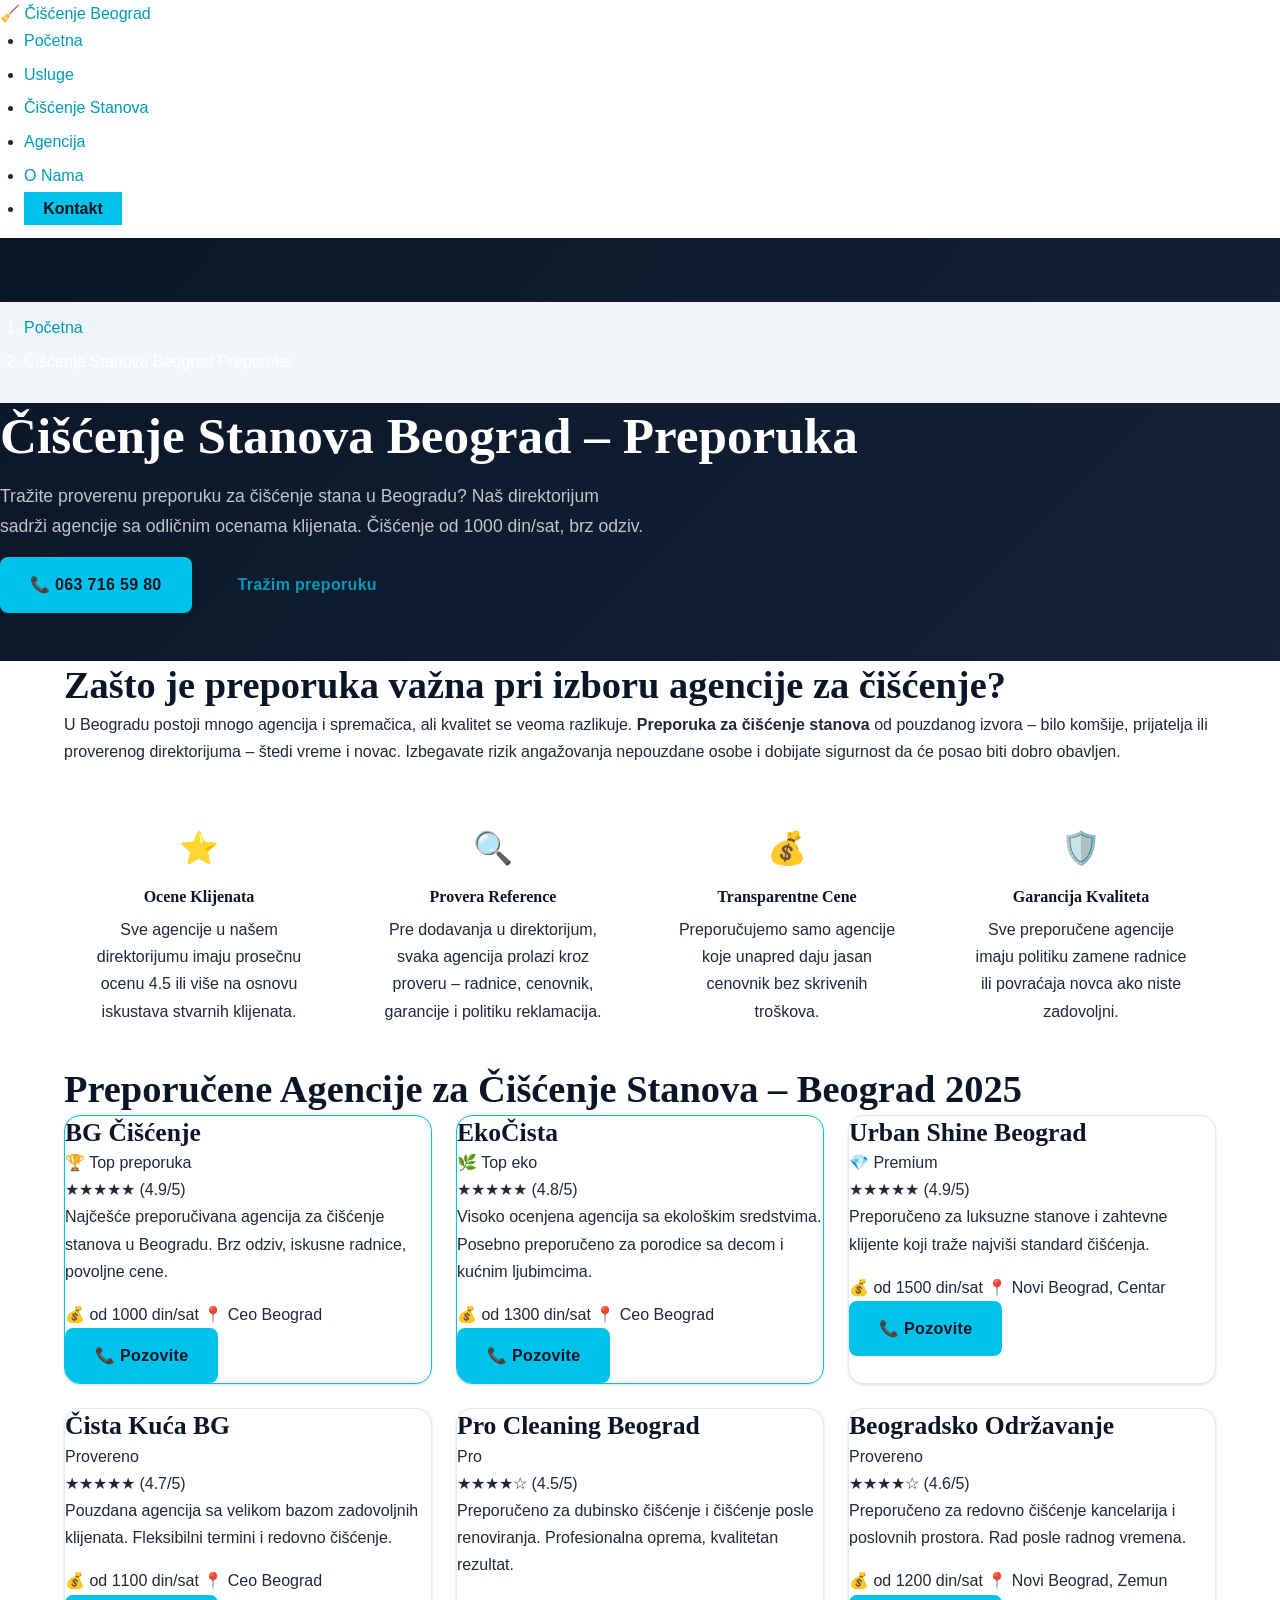
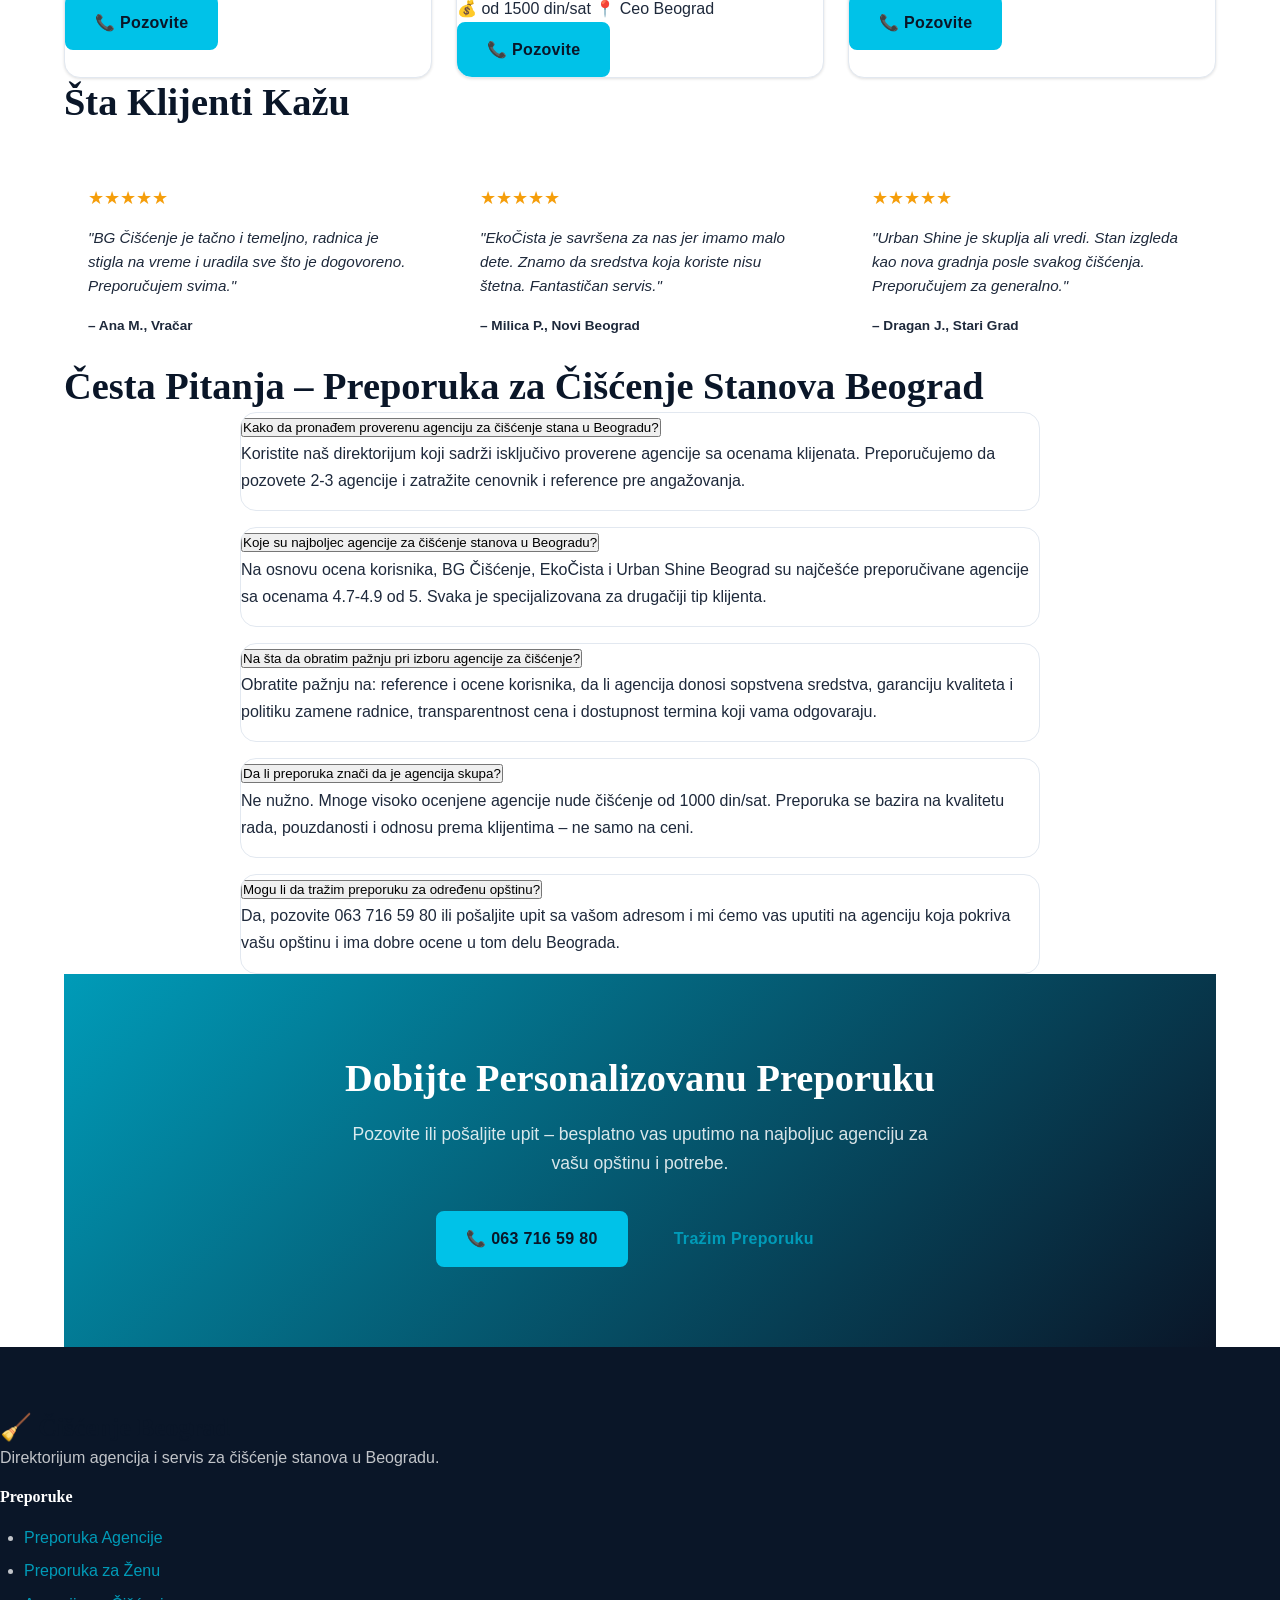
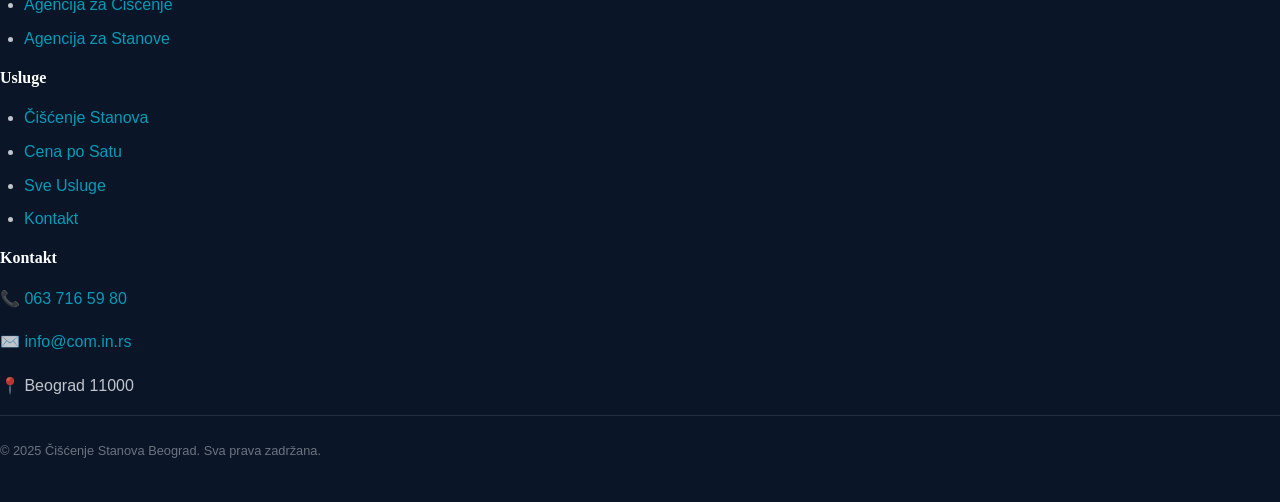
<file: ciscenje-stanova-beograd-preporuka.html>
<!DOCTYPE html>
<html lang="sr">
<head>
<meta charset="UTF-8">
<meta name="viewport" content="width=device-width, initial-scale=1.0">
<title>Čišćenje Stanova Beograd Preporuka | Proverene Agencije 2025</title>
<meta name="description" content="Preporuka za čišćenje stanova u Beogradu – proverene agencije sa odličnim ocenama. Čišćenje od 1000 din/sat. Pozovite 063 716 59 80 za besplatnu preporuku.">
<link rel="canonical" href="https://ciscenje-stanova-cena-po-satu-beograd.com.in.rs/ciscenje-stanova-beograd-preporuka.html">
<meta property="og:title" content="Čišćenje Stanova Beograd Preporuka | Proverene Agencije">
<meta property="og:description" content="Preporuka za čišćenje stanova u Beogradu – proverene agencije sa odličnim ocenama od 1000 din/sat.">
<meta property="og:url" content="https://ciscenje-stanova-cena-po-satu-beograd.com.in.rs/ciscenje-stanova-beograd-preporuka.html">
<meta property="og:type" content="website">
<meta name="twitter:card" content="summary_large_image">
<link rel="stylesheet" href="style.css">
<link rel="icon" href="favicon.svg" type="image/svg+xml">
<script type="application/ld+json">
{
  "@context": "https://schema.org",
  "@graph": [
    {
      "@type": "WebPage",
      "@id": "https://ciscenje-stanova-cena-po-satu-beograd.com.in.rs/ciscenje-stanova-beograd-preporuka.html",
      "url": "https://ciscenje-stanova-cena-po-satu-beograd.com.in.rs/ciscenje-stanova-beograd-preporuka.html",
      "name": "Čišćenje Stanova Beograd Preporuka",
      "inLanguage": "sr"
    },
    {
      "@type": "LocalBusiness",
      "name": "Čišćenje Stanova Beograd",
      "telephone": "+38163716598",
      "email": "info@com.in.rs",
      "address": {"@type": "PostalAddress", "addressLocality": "Beograd", "postalCode": "11000", "addressCountry": "RS"},
      "priceRange": "1000-2500 RSD/sat"
    },
    {
      "@type": "BreadcrumbList",
      "itemListElement": [
        {"@type": "ListItem", "position": 1, "name": "Početna", "item": "https://ciscenje-stanova-cena-po-satu-beograd.com.in.rs/"},
        {"@type": "ListItem", "position": 2, "name": "Čišćenje Stanova Beograd Preporuka", "item": "https://ciscenje-stanova-cena-po-satu-beograd.com.in.rs/ciscenje-stanova-beograd-preporuka.html"}
      ]
    },
    {
      "@type": "FAQPage",
      "mainEntity": [
        {"@type": "Question", "name": "Kako da pronađem proverenu agenciju za čišćenje stana u Beogradu?", "acceptedAnswer": {"@type": "Answer", "text": "Koristite naš direktorijum koji sadrži isključivo proverene agencije sa ocenama klijenata. Preporučujemo da pozovete 2-3 agencije i zatražite cenovnik i reference pre angažovanja."}},
        {"@type": "Question", "name": "Koje su najboljec agencije za čišćenje stanova u Beogradu?", "acceptedAnswer": {"@type": "Answer", "text": "Na osnovu ocena korisnika, BG Čišćenje, EkoČista i Urban Shine Beograd su najčešće preporučivane agencije za čišćenje stanova u Beogradu sa ocenama 4.8-5.0."}},
        {"@type": "Question", "name": "Na šta da obratim pažnju pri izboru agencije za čišćenje?", "acceptedAnswer": {"@type": "Answer", "text": "Obratite pažnju na: reference i ocene korisnika, da li donose sopstvena sredstva, garanciju kvaliteta i politiku zamene radnice, transparentnost cena i dostupnost termina."}},
        {"@type": "Question", "name": "Da li preporuka znači da je agencija skupa?", "acceptedAnswer": {"@type": "Answer", "text": "Ne nužno. Mnoge visoko ocenjene agencije nude čišćenje od 1000 din/sat. Preporuka se bazira na kvalitetu rada, pouzdanosti i odnosu prema klijentima, ne samo na ceni."}},
        {"@type": "Question", "name": "Mogu li da tražim preporuku za određenu opštinu?", "acceptedAnswer": {"@type": "Answer", "text": "Da, pozovite 063 716 59 80 ili pošaljite upit sa vašom adresom i mi ćemo vas uputiti na agenciju koja pokriv vašu opštinu i ima dobre ocene u tom delu Beograda."}}
      ]
    }
  ]
}
</script>
</head>
<body>
<nav class="navbar">
  <div class="nav-container">
    <a href="index.html" class="nav-logo">🧹 Čišćenje Beograd</a>
    <button class="nav-burger" aria-label="Meni">&#9776;</button>
    <ul class="nav-menu">
      <li><a href="index.html">Početna</a></li>
      <li><a href="usluge.html">Usluge</a></li>
      <li><a href="ciscenje-stanova-beograd.html">Čišćenje Stanova</a></li>
      <li><a href="agencija-za-ciscenje-beograd.html">Agencija</a></li>
      <li><a href="o-nama.html">O Nama</a></li>
      <li><a href="kontakt.html" class="nav-cta">Kontakt</a></li>
    </ul>
  </div>
</nav>

<section class="page-hero">
  <div class="hero-content">
    <nav class="breadcrumb" aria-label="Breadcrumb">
      <ol>
        <li><a href="index.html">Početna</a></li>
        <li aria-current="page">Čišćenje Stanova Beograd Preporuka</li>
      </ol>
    </nav>
    <h1>Čišćenje Stanova Beograd – Preporuka</h1>
    <p class="hero-subtitle">Tražite proverenu preporuku za čišćenje stana u Beogradu? Naš direktorijum sadrži agencije sa odličnim ocenama klijenata. Čišćenje od 1000 din/sat, brz odziv.</p>
    <div class="hero-actions">
      <a href="tel:+38163716598" class="btn btn-primary">📞 063 716 59 80</a>
      <a href="kontakt.html" class="btn btn-secondary">Tražim preporuku</a>
    </div>
  </div>
</section>

<main>
  <div class="container">

    <section class="content-section fade-in">
      <h2>Zašto je preporuka važna pri izboru agencije za čišćenje?</h2>
      <p>U Beogradu postoji mnogo agencija i spremačica, ali kvalitet se veoma razlikuje. <strong>Preporuka za čišćenje stanova</strong> od pouzdanog izvora – bilo komšije, prijatelja ili proverenog direktorijuma – štedi vreme i novac. Izbegavate rizik angažovanja nepouzdane osobe i dobijate sigurnost da će posao biti dobro obavljen.</p>
      <div class="criteria-grid">
        <div class="criterion-card">
          <span class="criterion-icon">⭐</span>
          <h3>Ocene Klijenata</h3>
          <p>Sve agencije u našem direktorijumu imaju prosečnu ocenu 4.5 ili više na osnovu iskustava stvarnih klijenata.</p>
        </div>
        <div class="criterion-card">
          <span class="criterion-icon">🔍</span>
          <h3>Provera Reference</h3>
          <p>Pre dodavanja u direktorijum, svaka agencija prolazi kroz proveru – radnice, cenovnik, garancije i politiku reklamacija.</p>
        </div>
        <div class="criterion-card">
          <span class="criterion-icon">💰</span>
          <h3>Transparentne Cene</h3>
          <p>Preporučujemo samo agencije koje unapred daju jasan cenovnik bez skrivenih troškova.</p>
        </div>
        <div class="criterion-card">
          <span class="criterion-icon">🛡️</span>
          <h3>Garancija Kvaliteta</h3>
          <p>Sve preporučene agencije imaju politiku zamene radnice ili povraćaja novca ako niste zadovoljni.</p>
        </div>
      </div>
    </section>

    <section class="listings-section fade-in">
      <h2>Preporučene Agencije za Čišćenje Stanova – Beograd 2025</h2>
      <div class="listings-grid">
        <div class="listing-card featured-card">
          <div class="listing-header">
            <h3>BG Čišćenje</h3>
            <span class="listing-badge">🏆 Top preporuka</span>
          </div>
          <div class="listing-stars">★★★★★ (4.9/5)</div>
          <p>Najčešće preporučivana agencija za čišćenje stanova u Beogradu. Brz odziv, iskusne radnice, povoljne cene.</p>
          <div class="listing-details">
            <span>💰 od 1000 din/sat</span>
            <span>📍 Ceo Beograd</span>
          </div>
          <a href="tel:+38163716598" class="btn btn-primary btn-full">📞 Pozovite</a>
        </div>
        <div class="listing-card featured-card">
          <div class="listing-header">
            <h3>EkoČista</h3>
            <span class="listing-badge">🌿 Top eko</span>
          </div>
          <div class="listing-stars">★★★★★ (4.8/5)</div>
          <p>Visoko ocenjena agencija sa ekološkim sredstvima. Posebno preporučeno za porodice sa decom i kućnim ljubimcima.</p>
          <div class="listing-details">
            <span>💰 od 1300 din/sat</span>
            <span>📍 Ceo Beograd</span>
          </div>
          <a href="tel:+38163716598" class="btn btn-primary btn-full">📞 Pozovite</a>
        </div>
        <div class="listing-card">
          <div class="listing-header">
            <h3>Urban Shine Beograd</h3>
            <span class="listing-badge">💎 Premium</span>
          </div>
          <div class="listing-stars">★★★★★ (4.9/5)</div>
          <p>Preporučeno za luksuzne stanove i zahtevne klijente koji traže najviši standard čišćenja.</p>
          <div class="listing-details">
            <span>💰 od 1500 din/sat</span>
            <span>📍 Novi Beograd, Centar</span>
          </div>
          <a href="tel:+38163716598" class="btn btn-primary btn-full">📞 Pozovite</a>
        </div>
        <div class="listing-card">
          <div class="listing-header">
            <h3>Čista Kuća BG</h3>
            <span class="listing-badge">Provereno</span>
          </div>
          <div class="listing-stars">★★★★★ (4.7/5)</div>
          <p>Pouzdana agencija sa velikom bazom zadovoljnih klijenata. Fleksibilni termini i redovno čišćenje.</p>
          <div class="listing-details">
            <span>💰 od 1100 din/sat</span>
            <span>📍 Ceo Beograd</span>
          </div>
          <a href="tel:+38163716598" class="btn btn-primary btn-full">📞 Pozovite</a>
        </div>
        <div class="listing-card">
          <div class="listing-header">
            <h3>Pro Cleaning Beograd</h3>
            <span class="listing-badge">Pro</span>
          </div>
          <div class="listing-stars">★★★★☆ (4.5/5)</div>
          <p>Preporučeno za dubinsko čišćenje i čišćenje posle renoviranja. Profesionalna oprema, kvalitetan rezultat.</p>
          <div class="listing-details">
            <span>💰 od 1500 din/sat</span>
            <span>📍 Ceo Beograd</span>
          </div>
          <a href="tel:+38163716598" class="btn btn-primary btn-full">📞 Pozovite</a>
        </div>
        <div class="listing-card">
          <div class="listing-header">
            <h3>Beogradsko Održavanje</h3>
            <span class="listing-badge">Provereno</span>
          </div>
          <div class="listing-stars">★★★★☆ (4.6/5)</div>
          <p>Preporučeno za redovno čišćenje kancelarija i poslovnih prostora. Rad posle radnog vremena.</p>
          <div class="listing-details">
            <span>💰 od 1200 din/sat</span>
            <span>📍 Novi Beograd, Zemun</span>
          </div>
          <a href="tel:+38163716598" class="btn btn-primary btn-full">📞 Pozovite</a>
        </div>
      </div>
    </section>

    <section class="review-section fade-in">
      <h2>Šta Klijenti Kažu</h2>
      <div class="reviews-grid">
        <div class="review-card">
          <div class="review-stars">★★★★★</div>
          <p>"BG Čišćenje je tačno i temeljno, radnica je stigla na vreme i uradila sve što je dogovoreno. Preporučujem svima."</p>
          <span class="review-author">– Ana M., Vračar</span>
        </div>
        <div class="review-card">
          <div class="review-stars">★★★★★</div>
          <p>"EkoČista je savršena za nas jer imamo malo dete. Znamo da sredstva koja koriste nisu štetna. Fantastičan servis."</p>
          <span class="review-author">– Milica P., Novi Beograd</span>
        </div>
        <div class="review-card">
          <div class="review-stars">★★★★★</div>
          <p>"Urban Shine je skuplja ali vredi. Stan izgleda kao nova gradnja posle svakog čišćenja. Preporučujem za generalno."</p>
          <span class="review-author">– Dragan J., Stari Grad</span>
        </div>
      </div>
    </section>

    <section class="faq-section fade-in">
      <h2>Česta Pitanja – Preporuka za Čišćenje Stanova Beograd</h2>
      <div class="faq-list">
        <div class="faq-item">
          <button class="faq-question">Kako da pronađem proverenu agenciju za čišćenje stana u Beogradu?</button>
          <div class="faq-answer"><p>Koristite naš direktorijum koji sadrži isključivo proverene agencije sa ocenama klijenata. Preporučujemo da pozovete 2-3 agencije i zatražite cenovnik i reference pre angažovanja.</p></div>
        </div>
        <div class="faq-item">
          <button class="faq-question">Koje su najboljec agencije za čišćenje stanova u Beogradu?</button>
          <div class="faq-answer"><p>Na osnovu ocena korisnika, BG Čišćenje, EkoČista i Urban Shine Beograd su najčešće preporučivane agencije sa ocenama 4.7-4.9 od 5. Svaka je specijalizovana za drugačiji tip klijenta.</p></div>
        </div>
        <div class="faq-item">
          <button class="faq-question">Na šta da obratim pažnju pri izboru agencije za čišćenje?</button>
          <div class="faq-answer"><p>Obratite pažnju na: reference i ocene korisnika, da li agencija donosi sopstvena sredstva, garanciju kvaliteta i politiku zamene radnice, transparentnost cena i dostupnost termina koji vama odgovaraju.</p></div>
        </div>
        <div class="faq-item">
          <button class="faq-question">Da li preporuka znači da je agencija skupa?</button>
          <div class="faq-answer"><p>Ne nužno. Mnoge visoko ocenjene agencije nude čišćenje od 1000 din/sat. Preporuka se bazira na kvalitetu rada, pouzdanosti i odnosu prema klijentima – ne samo na ceni.</p></div>
        </div>
        <div class="faq-item">
          <button class="faq-question">Mogu li da tražim preporuku za određenu opštinu?</button>
          <div class="faq-answer"><p>Da, pozovite 063 716 59 80 ili pošaljite upit sa vašom adresom i mi ćemo vas uputiti na agenciju koja pokriva vašu opštinu i ima dobre ocene u tom delu Beograda.</p></div>
        </div>
      </div>
    </section>

    <section class="cta-section fade-in">
      <div class="cta-box">
        <h2>Dobijte Personalizovanu Preporuku</h2>
        <p>Pozovite ili pošaljite upit – besplatno vas uputimo na najboljuc agenciju za vašu opštinu i potrebe.</p>
        <div class="cta-actions">
          <a href="tel:+38163716598" class="btn btn-primary btn-large">📞 063 716 59 80</a>
          <a href="kontakt.html" class="btn btn-secondary btn-large">Tražim Preporuku</a>
        </div>
      </div>
    </section>

  </div>
</main>

<footer class="footer">
  <div class="footer-container">
    <div class="footer-col">
      <h3>🧹 Čišćenje Beograd</h3>
      <p>Direktorijum agencija i servis za čišćenje stanova u Beogradu.</p>
    </div>
    <div class="footer-col">
      <h4>Preporuke</h4>
      <ul>
        <li><a href="ciscenje-stanova-beograd-preporuka.html">Preporuka Agencije</a></li>
        <li><a href="preporuka-za-zenu-za-ciscenje-stana.html">Preporuka za Ženu</a></li>
        <li><a href="agencija-za-ciscenje-beograd.html">Agencija za Čišćenje</a></li>
        <li><a href="agencija-za-ciscenje-stanova-beograd.html">Agencija za Stanove</a></li>
      </ul>
    </div>
    <div class="footer-col">
      <h4>Usluge</h4>
      <ul>
        <li><a href="ciscenje-stanova-beograd.html">Čišćenje Stanova</a></li>
        <li><a href="ciscenje-stanova-cena-po-satu-beograd-1000-dinara.html">Cena po Satu</a></li>
        <li><a href="usluge.html">Sve Usluge</a></li>
        <li><a href="kontakt.html">Kontakt</a></li>
      </ul>
    </div>
    <div class="footer-col">
      <h4>Kontakt</h4>
      <p>📞 <a href="tel:+38163716598">063 716 59 80</a></p>
      <p>✉️ <a href="mailto:info@com.in.rs">info@com.in.rs</a></p>
      <p>📍 Beograd 11000</p>
    </div>
  </div>
  <div class="footer-bottom">
    <p>&copy; 2025 Čišćenje Stanova Beograd. Sva prava zadržana.</p>
  </div>
</footer>
<script src="script.js"></script>
</body>
</html>
</file>
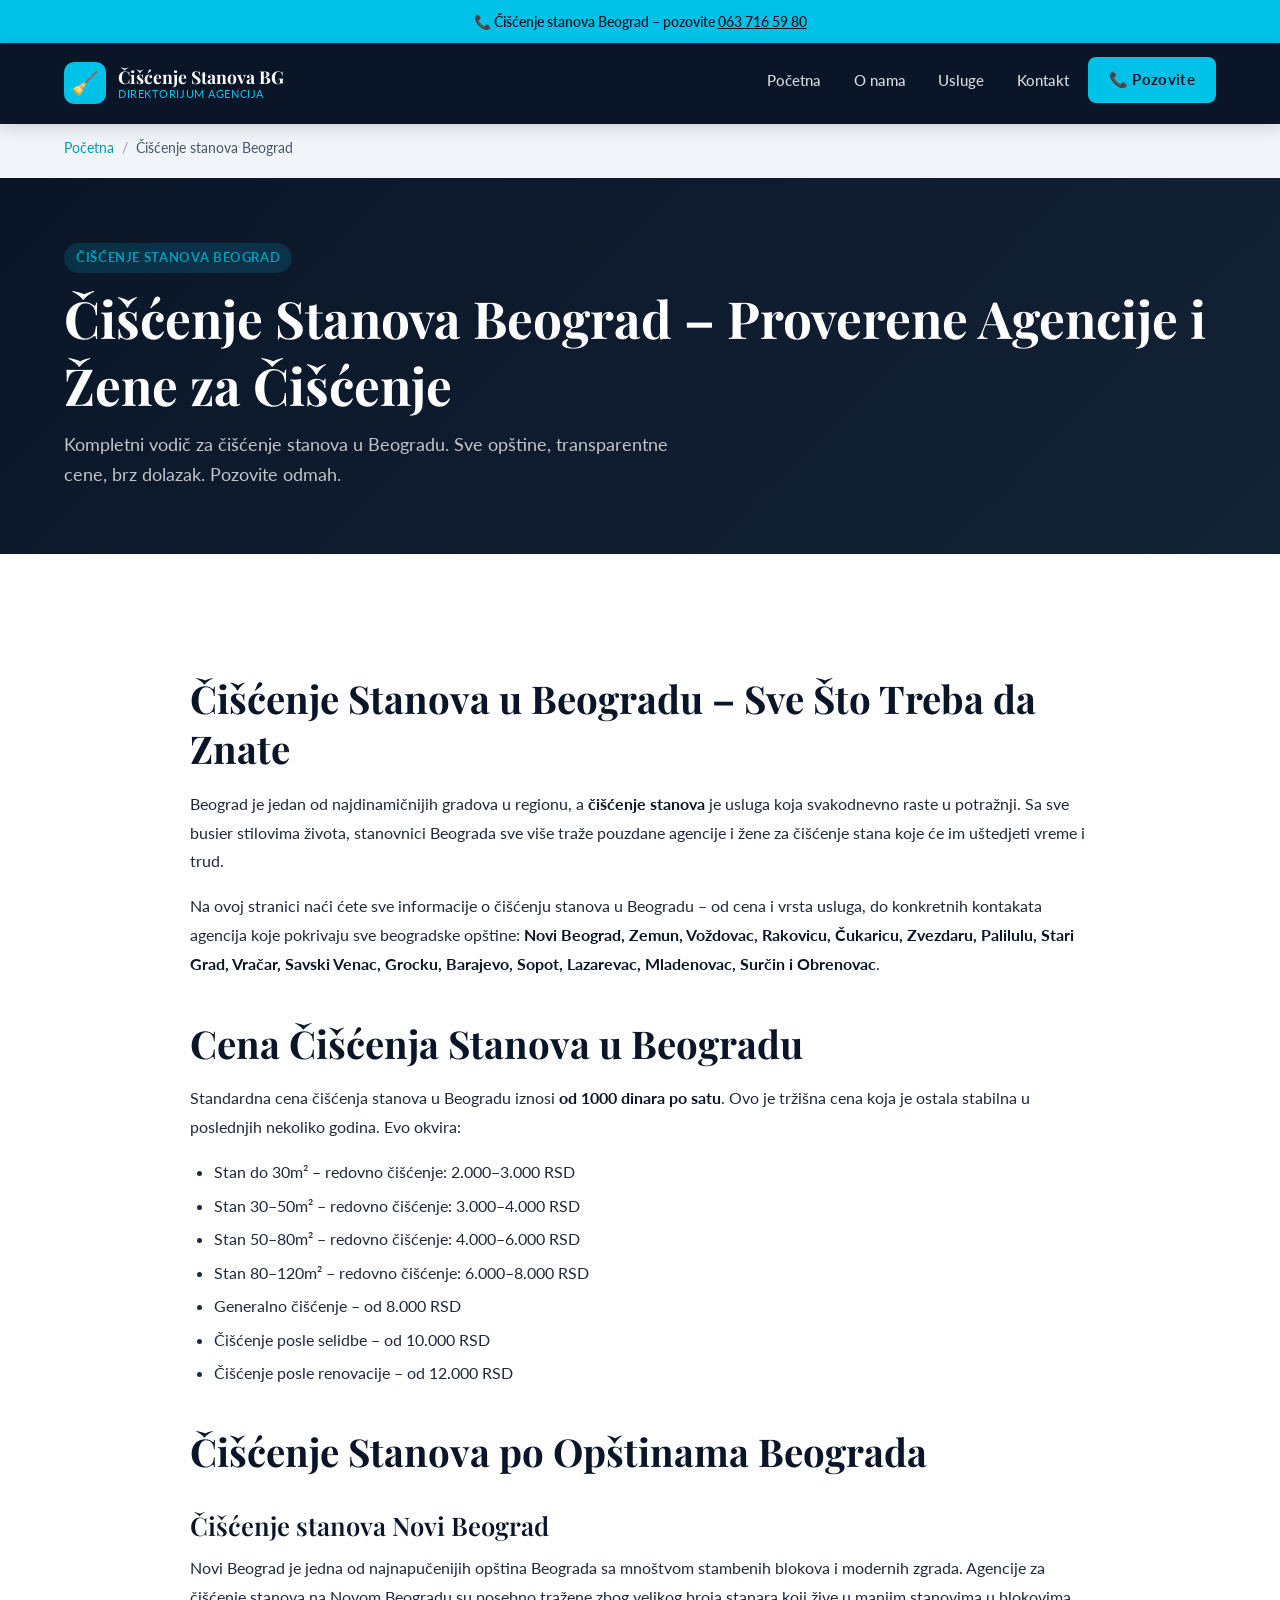
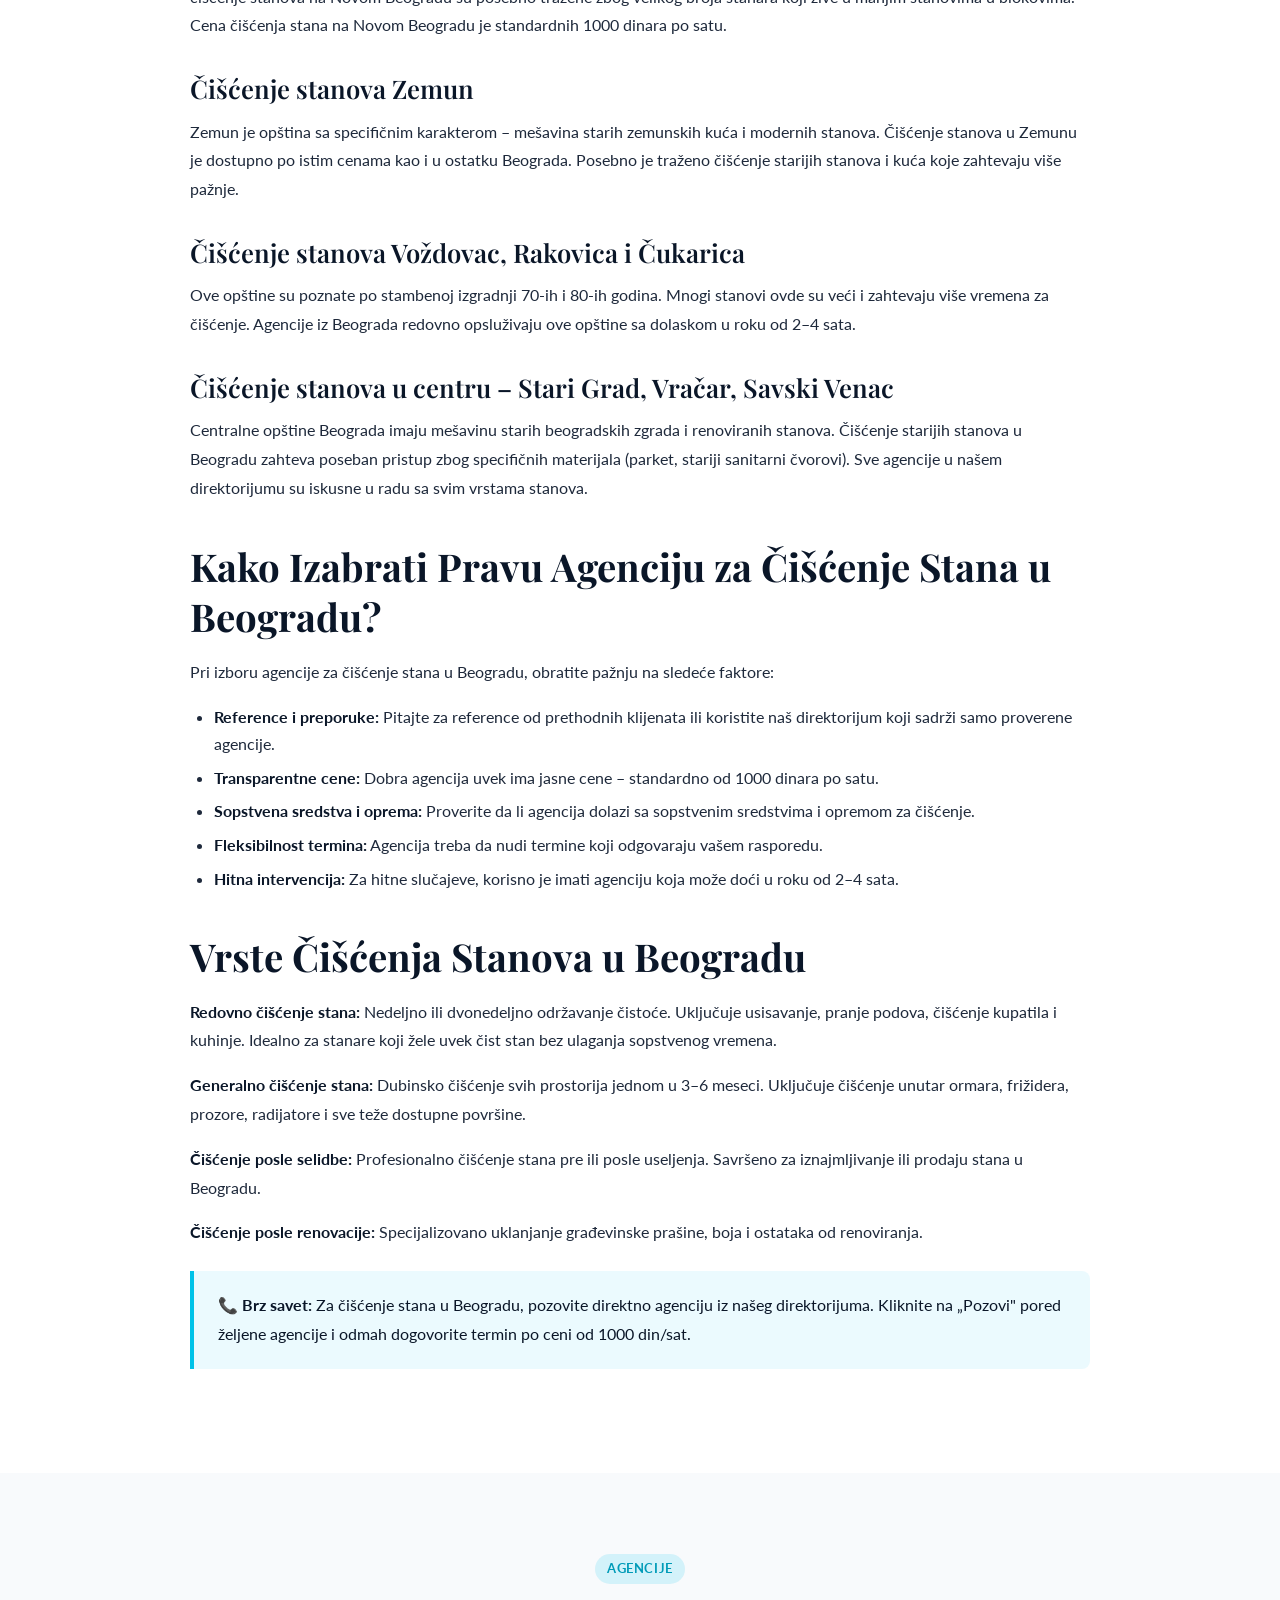
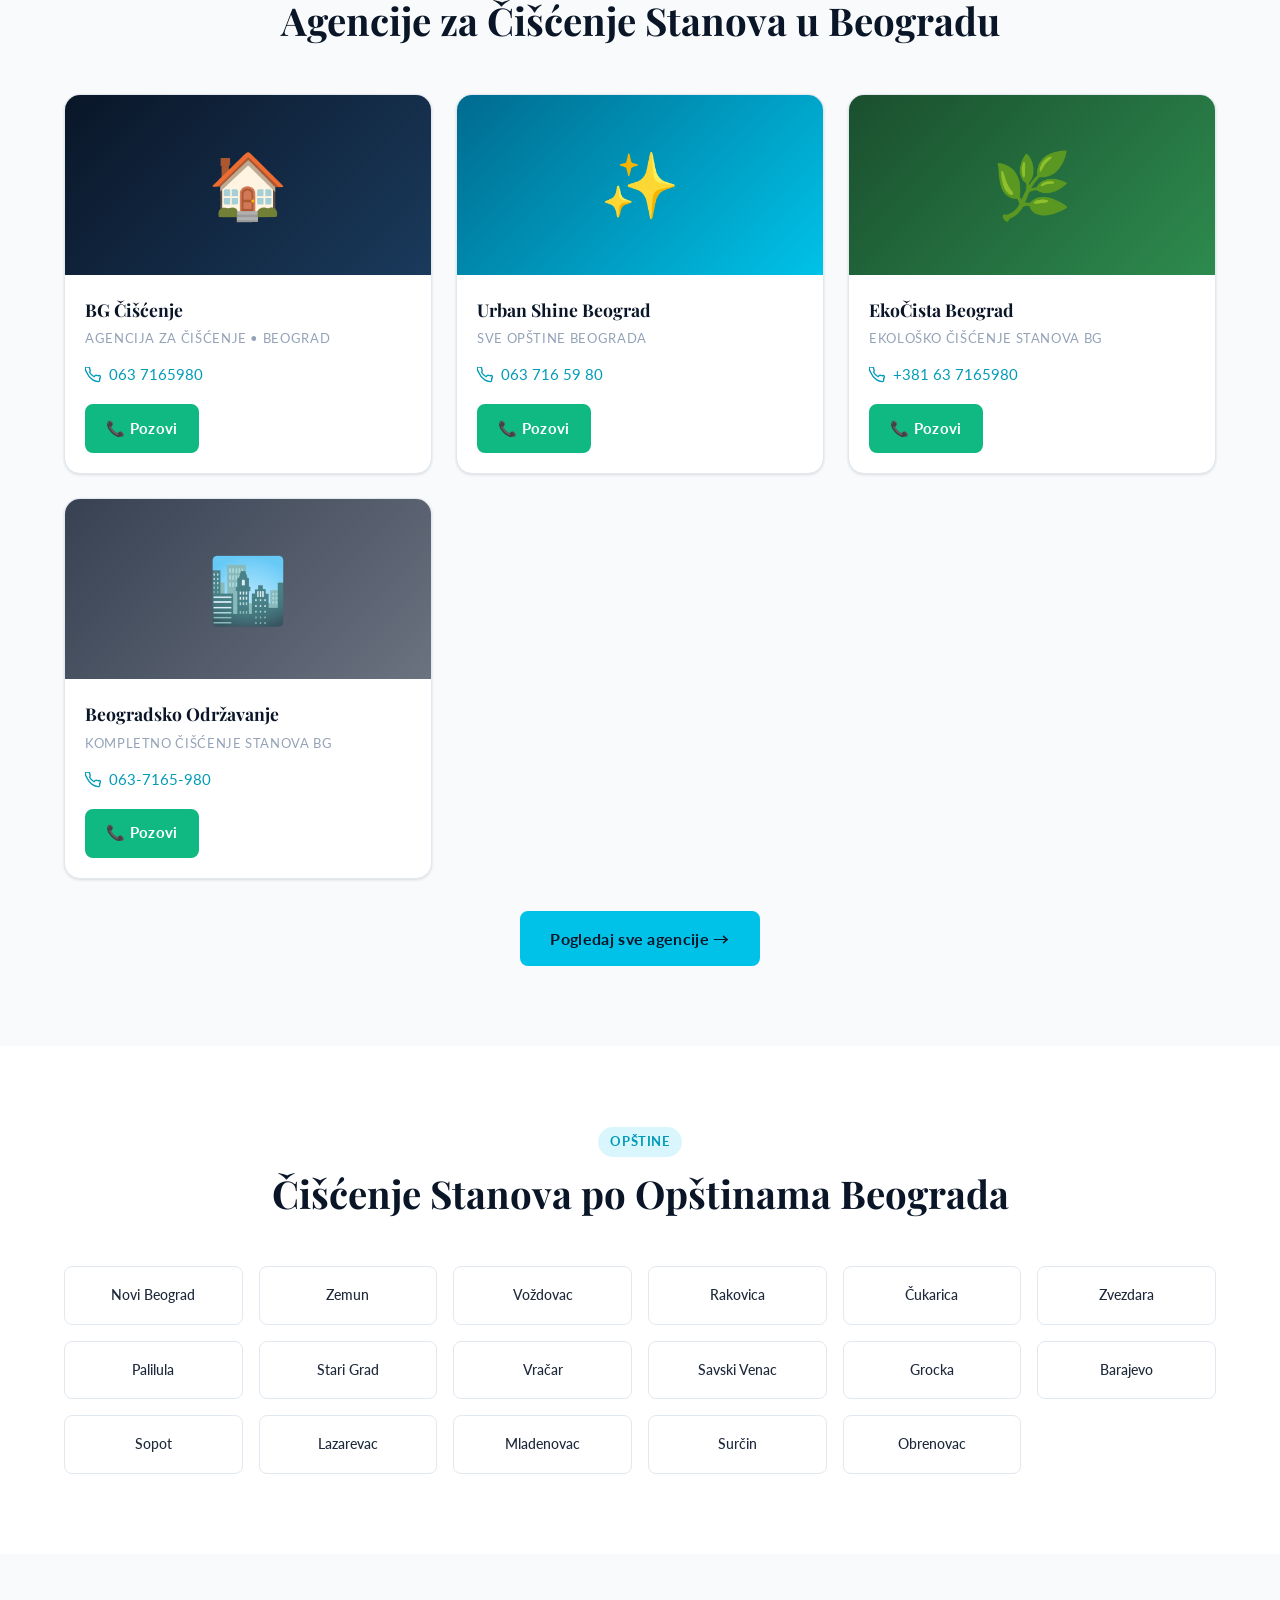
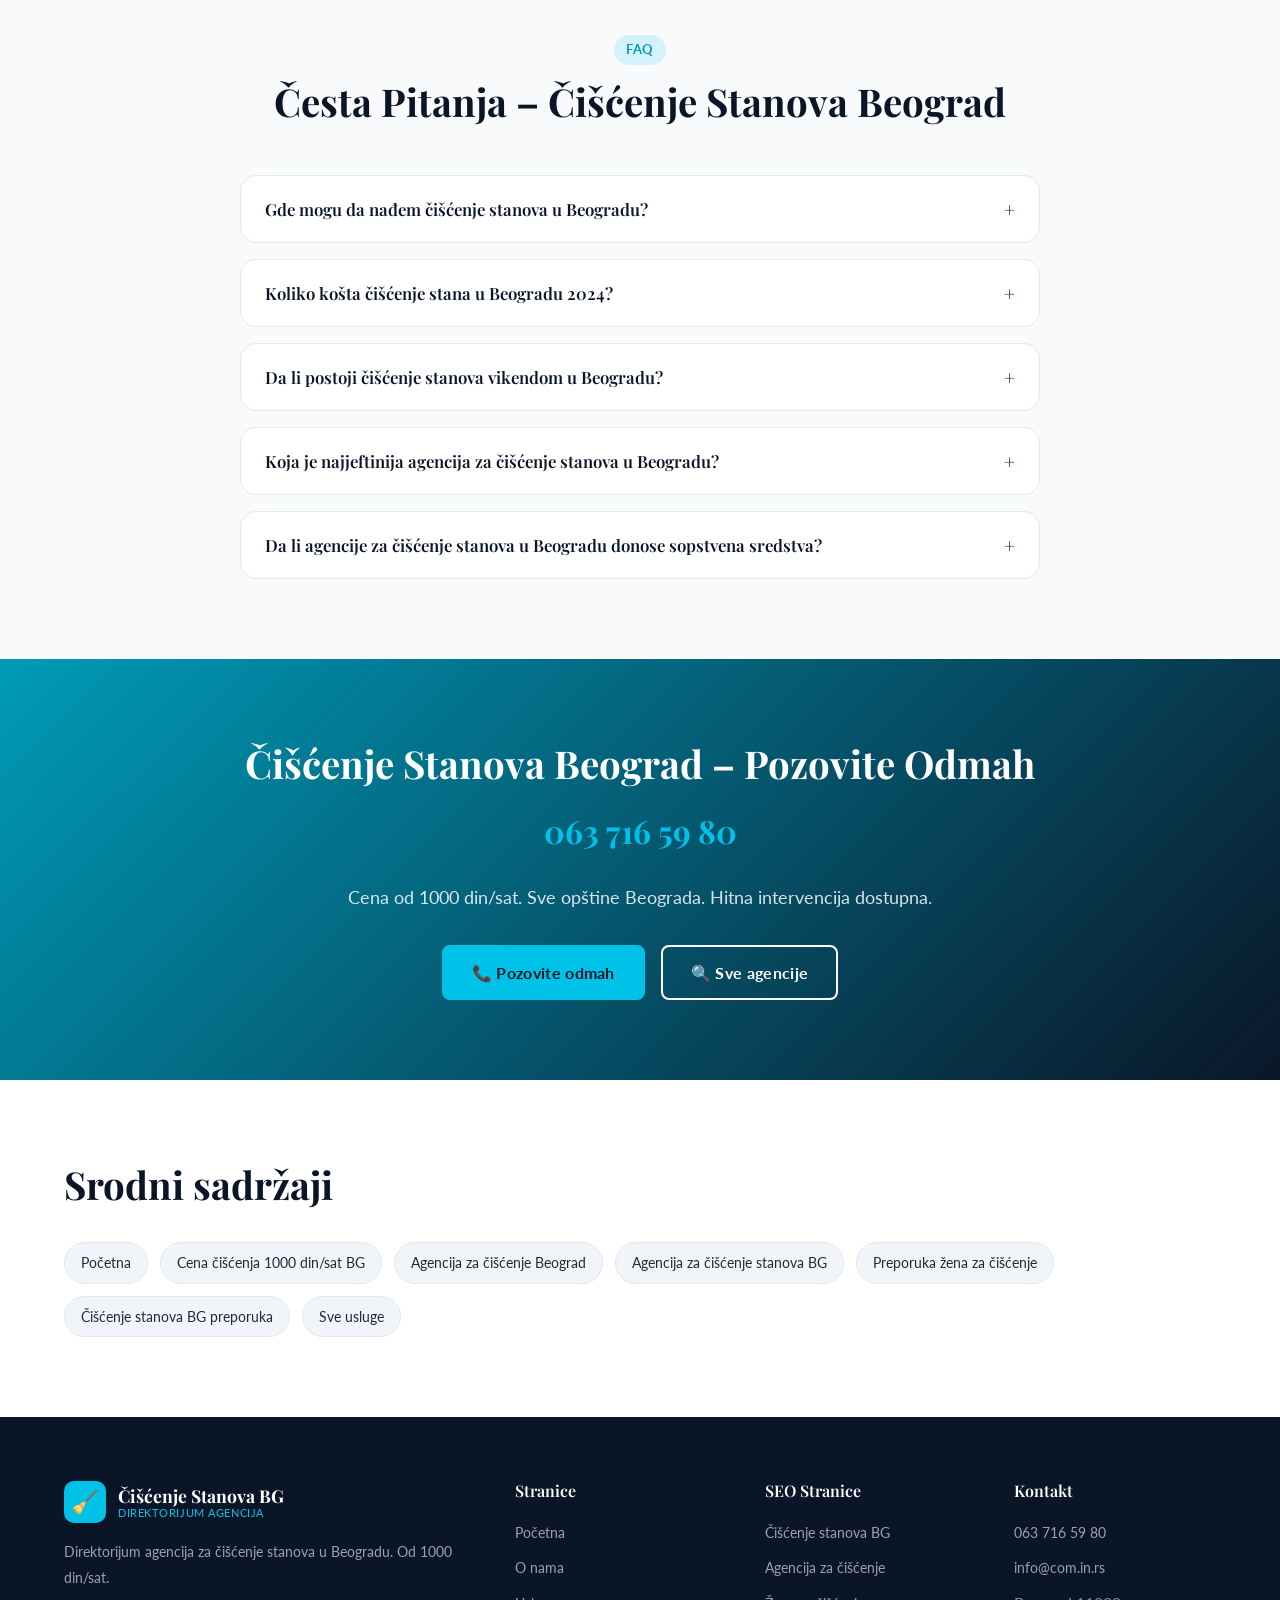
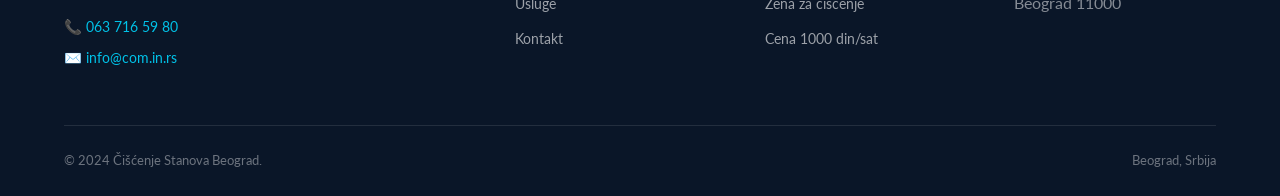
<file: ciscenje-stanova-beograd.html>
<!DOCTYPE html>
<html lang="sr">
<head>
<meta charset="UTF-8">
<meta name="viewport" content="width=device-width, initial-scale=1.0">
<title>Čišćenje Stanova Beograd – Agencije i Žene za Čišćenje 2024 | od 1000 din/sat</title>
<meta name="description" content="Čišćenje stanova Beograd – pronađite proverene agencije i žene za čišćenje stana na svim opštinama. Cena od 1000 din/sat. Hitna intervencija. Pozovite odmah!">
<link rel="canonical" href="https://ciscenje-stanova-cena-po-satu-beograd.com.in.rs/ciscenje-stanova-beograd.html">
<meta property="og:title" content="Čišćenje Stanova Beograd – Agencije i Žene za Čišćenje">
<meta property="og:description" content="Proverene agencije za čišćenje stanova u Beogradu. Cena od 1000 din/sat.">
<meta property="og:url" content="https://ciscenje-stanova-cena-po-satu-beograd.com.in.rs/ciscenje-stanova-beograd.html">
<meta property="og:type" content="website">
<meta name="twitter:card" content="summary_large_image">
<link rel="preconnect" href="https://fonts.googleapis.com">
<link rel="preconnect" href="https://fonts.gstatic.com" crossorigin>
<link href="https://fonts.googleapis.com/css2?family=Playfair+Display:wght@600;700&family=Lato:wght@400;500;700&display=swap" rel="stylesheet">
<link rel="stylesheet" href="style.css">
<link rel="icon" href="favicon.svg" type="image/svg+xml">
<script type="application/ld+json">
{
  "@context":"https://schema.org",
  "@graph":[
    {"@type":"WebPage","url":"https://ciscenje-stanova-cena-po-satu-beograd.com.in.rs/ciscenje-stanova-beograd.html","name":"Čišćenje Stanova Beograd","description":"Proverene agencije i žene za čišćenje stanova u svim opštinama Beograda"},
    {"@type":"LocalBusiness","name":"Čišćenje Stanova Beograd","telephone":"+38163716598","address":{"@type":"PostalAddress","addressLocality":"Beograd","addressCountry":"RS"},"areaServed":["Novi Beograd","Zemun","Voždovac","Rakovica","Čukarica","Zvezdara","Palilula","Stari Grad","Vračar","Savski Venac"]},
    {"@type":"BreadcrumbList","itemListElement":[{"@type":"ListItem","position":1,"name":"Početna","item":"https://ciscenje-stanova-cena-po-satu-beograd.com.in.rs/"},{"@type":"ListItem","position":2,"name":"Čišćenje stanova Beograd","item":"https://ciscenje-stanova-cena-po-satu-beograd.com.in.rs/ciscenje-stanova-beograd.html"}]},
    {"@type":"FAQPage","mainEntity":[
      {"@type":"Question","name":"Gde mogu da nađem čišćenje stanova u Beogradu?","acceptedAnswer":{"@type":"Answer","text":"Na ovom direktorijumu možete pronaći proverene agencije i žene za čišćenje stanova u svim opštinama Beograda – Novi Beograd, Zemun, Voždovac, Rakovica, Čukarica i ostale. Kliknite 'Pozovi' i odmah se povežite."}},
      {"@type":"Question","name":"Koliko košta čišćenje stana u Beogradu?","acceptedAnswer":{"@type":"Answer","text":"Cena čišćenja stana u Beogradu iznosi od 1000 dinara po satu. Za stan od 50m² to je oko 3000–4000 dinara za redovno čišćenje."}},
      {"@type":"Question","name":"Koja opština Beograda ima najjeftinije čišćenje stanova?","acceptedAnswer":{"@type":"Answer","text":"Cene čišćenja stanova su slične u svim opštinama Beograda. Standardna cena je 1000 dinara po satu bez obzira na opštinu – Novi Beograd, Zemun, Voždovac, Čukarica ili Zvezdara."}},
      {"@type":"Question","name":"Da li postoji čišćenje stanova vikendom u Beogradu?","acceptedAnswer":{"@type":"Answer","text":"Da, mnoge agencije za čišćenje stanova u Beogradu rade vikendom. Subota je standardno radno vreme, a neke agencije rade i nedeljom uz prethodnu najavu."}},
      {"@type":"Question","name":"Kako da zakažem čišćenje stana u Beogradu?","acceptedAnswer":{"@type":"Answer","text":"Izaberite agenciju iz našeg direktorijuma, kliknite na 'Pozovi' ili broj telefona i direktno dogovorite termin. Najbrži način je poziv na 063 716 59 80."}}
    ]}
  ]
}
</script>
</head>
<body>
<div class="notice-bar">📞 Čišćenje stanova Beograd – pozovite <a href="tel:+38163716598">063 716 59 80</a></div>
<nav class="nav" role="navigation">
  <div class="nav-inner">
    <a href="index.html" class="nav-logo"><div class="nav-logo-icon">🧹</div><div class="nav-logo-text">Čišćenje Stanova BG<span>Direktorijum agencija</span></div></a>
    <ul class="nav-links">
      <li><a href="index.html">Početna</a></li>
      <li><a href="o-nama.html">O nama</a></li>
      <li><a href="usluge.html">Usluge</a></li>
      <li><a href="kontakt.html">Kontakt</a></li>
      <li><a href="tel:+38163716598" class="nav-cta btn">📞 Pozovite</a></li>
    </ul>
    <button class="nav-burger" aria-label="Otvori meni" aria-expanded="false"><span></span><span></span><span></span></button>
  </div>
</nav>

<div class="breadcrumb"><div class="container"><ol class="breadcrumb-list">
  <li><a href="index.html">Početna</a></li>
  <li>Čišćenje stanova Beograd</li>
</ol></div></div>

<section class="page-hero">
  <div class="container">
    <span class="badge">Čišćenje stanova Beograd</span>
    <h1>Čišćenje Stanova Beograd – Proverene Agencije i Žene za Čišćenje</h1>
    <p>Kompletni vodič za čišćenje stanova u Beogradu. Sve opštine, transparentne cene, brz dolazak. Pozovite odmah.</p>
  </div>
</section>

<section class="section">
  <div class="container">
    <div class="content-text" style="max-width:900px;margin:0 auto">
      <h2>Čišćenje Stanova u Beogradu – Sve Što Treba da Znate</h2>
      <p>Beograd je jedan od najdinamičnijih gradova u regionu, a <strong>čišćenje stanova</strong> je usluga koja svakodnevno raste u potražnji. Sa sve busier stilovima života, stanovnici Beograda sve više traže pouzdane agencije i žene za čišćenje stana koje će im uštedjeti vreme i trud.</p>
      <p>Na ovoj stranici naći ćete sve informacije o čišćenju stanova u Beogradu – od cena i vrsta usluga, do konkretnih kontakata agencija koje pokrivaju sve beogradske opštine: <strong>Novi Beograd, Zemun, Voždovac, Rakovicu, Čukaricu, Zvezdaru, Palilulu, Stari Grad, Vračar, Savski Venac, Grocku, Barajevo, Sopot, Lazarevac, Mladenovac, Surčin i Obrenovac</strong>.</p>

      <h2>Cena Čišćenja Stanova u Beogradu</h2>
      <p>Standardna cena čišćenja stanova u Beogradu iznosi <strong>od 1000 dinara po satu</strong>. Ovo je tržišna cena koja je ostala stabilna u poslednjih nekoliko godina. Evo okvira:</p>
      <ul>
        <li>Stan do 30m² – redovno čišćenje: 2.000–3.000 RSD</li>
        <li>Stan 30–50m² – redovno čišćenje: 3.000–4.000 RSD</li>
        <li>Stan 50–80m² – redovno čišćenje: 4.000–6.000 RSD</li>
        <li>Stan 80–120m² – redovno čišćenje: 6.000–8.000 RSD</li>
        <li>Generalno čišćenje – od 8.000 RSD</li>
        <li>Čišćenje posle selidbe – od 10.000 RSD</li>
        <li>Čišćenje posle renovacije – od 12.000 RSD</li>
      </ul>

      <h2>Čišćenje Stanova po Opštinama Beograda</h2>
      <h3>Čišćenje stanova Novi Beograd</h3>
      <p>Novi Beograd je jedna od najnapučenijih opština Beograda sa mnoštvom stambenih blokova i modernih zgrada. Agencije za čišćenje stanova na Novom Beogradu su posebno tražene zbog velikog broja stanara koji žive u manjim stanovima u blokovima. Cena čišćenja stana na Novom Beogradu je standardnih 1000 dinara po satu.</p>

      <h3>Čišćenje stanova Zemun</h3>
      <p>Zemun je opština sa specifičnim karakterom – mešavina starih zemunskih kuća i modernih stanova. Čišćenje stanova u Zemunu je dostupno po istim cenama kao i u ostatku Beograda. Posebno je traženo čišćenje starijih stanova i kuća koje zahtevaju više pažnje.</p>

      <h3>Čišćenje stanova Voždovac, Rakovica i Čukarica</h3>
      <p>Ove opštine su poznate po stambenoj izgradnji 70-ih i 80-ih godina. Mnogi stanovi ovde su veći i zahtevaju više vremena za čišćenje. Agencije iz Beograda redovno opsluživaju ove opštine sa dolaskom u roku od 2–4 sata.</p>

      <h3>Čišćenje stanova u centru – Stari Grad, Vračar, Savski Venac</h3>
      <p>Centralne opštine Beograda imaju mešavinu starih beogradskih zgrada i renoviranih stanova. Čišćenje starijih stanova u Beogradu zahteva poseban pristup zbog specifičnih materijala (parket, stariji sanitarni čvorovi). Sve agencije u našem direktorijumu su iskusne u radu sa svim vrstama stanova.</p>

      <h2>Kako Izabrati Pravu Agenciju za Čišćenje Stana u Beogradu?</h2>
      <p>Pri izboru agencije za čišćenje stana u Beogradu, obratite pažnju na sledeće faktore:</p>
      <ul>
        <li><strong>Reference i preporuke:</strong> Pitajte za reference od prethodnih klijenata ili koristite naš direktorijum koji sadrži samo proverene agencije.</li>
        <li><strong>Transparentne cene:</strong> Dobra agencija uvek ima jasne cene – standardno od 1000 dinara po satu.</li>
        <li><strong>Sopstvena sredstva i oprema:</strong> Proverite da li agencija dolazi sa sopstvenim sredstvima i opremom za čišćenje.</li>
        <li><strong>Fleksibilnost termina:</strong> Agencija treba da nudi termine koji odgovaraju vašem rasporedu.</li>
        <li><strong>Hitna intervencija:</strong> Za hitne slučajeve, korisno je imati agenciju koja može doći u roku od 2–4 sata.</li>
      </ul>

      <h2>Vrste Čišćenja Stanova u Beogradu</h2>
      <p><strong>Redovno čišćenje stana:</strong> Nedeljno ili dvonedeljno održavanje čistoće. Uključuje usisavanje, pranje podova, čišćenje kupatila i kuhinje. Idealno za stanare koji žele uvek čist stan bez ulaganja sopstvenog vremena.</p>
      <p><strong>Generalno čišćenje stana:</strong> Dubinsko čišćenje svih prostorija jednom u 3–6 meseci. Uključuje čišćenje unutar ormara, frižidera, prozore, radijatore i sve teže dostupne površine.</p>
      <p><strong>Čišćenje posle selidbe:</strong> Profesionalno čišćenje stana pre ili posle useljenja. Savršeno za iznajmljivanje ili prodaju stana u Beogradu.</p>
      <p><strong>Čišćenje posle renovacije:</strong> Specijalizovano uklanjanje građevinske prašine, boja i ostataka od renoviranja.</p>

      <div class="highlight-box">
        <p>📞 <strong>Brz savet:</strong> Za čišćenje stana u Beogradu, pozovite direktno agenciju iz našeg direktorijuma. Kliknite na „Pozovi" pored željene agencije i odmah dogovorite termin po ceni od 1000 din/sat.</p>
      </div>
    </div>
  </div>
</section>

<section class="section section-alt">
  <div class="container">
    <div class="section-title"><span class="badge">Agencije</span><h2>Agencije za Čišćenje Stanova u Beogradu</h2></div>
    <div class="listings-grid">
      <article class="listing-card"><div class="listing-img" style="background:linear-gradient(135deg,#0A1628,#1a3a5c)"><span role="img">🏠</span></div><div class="listing-body"><div class="listing-name">BG Čišćenje</div><div class="listing-type">Agencija za čišćenje • Beograd</div><div class="listing-phone"><svg width="16" height="16" viewBox="0 0 24 24" fill="none" stroke="currentColor" stroke-width="2"><path d="M22 16.92v3a2 2 0 01-2.18 2 19.79 19.79 0 01-8.63-3.07A19.5 19.5 0 013.07 9.11 19.78 19.78 0 01.01 .5a2 2 0 012-.22h3a2 2 0 012 1.72c.127.96.361 1.903.7 2.81a2 2 0 01-.45 2.11L6.91 7.91a16 16 0 006.72 6.72l1.78-1.78a2 2 0 012.11-.45c.907.339 1.85.573 2.81.7A2 2 0 0122 16.92z"></path></svg><a href="tel:+38163716598">063 7165980</a></div><div class="listing-actions"><a href="tel:+38163716598" class="btn btn-call">📞 Pozovi</a></div></div></article>
      <article class="listing-card"><div class="listing-img" style="background:linear-gradient(135deg,#006B8F,#00C2E8)"><span role="img">✨</span></div><div class="listing-body"><div class="listing-name">Urban Shine Beograd</div><div class="listing-type">Sve opštine Beograda</div><div class="listing-phone"><svg width="16" height="16" viewBox="0 0 24 24" fill="none" stroke="currentColor" stroke-width="2"><path d="M22 16.92v3a2 2 0 01-2.18 2 19.79 19.79 0 01-8.63-3.07A19.5 19.5 0 013.07 9.11 19.78 19.78 0 01.01 .5a2 2 0 012-.22h3a2 2 0 012 1.72c.127.96.361 1.903.7 2.81a2 2 0 01-.45 2.11L6.91 7.91a16 16 0 006.72 6.72l1.78-1.78a2 2 0 012.11-.45c.907.339 1.85.573 2.81.7A2 2 0 0122 16.92z"></path></svg><a href="tel:+38163716598">063 716 59 80</a></div><div class="listing-actions"><a href="tel:+38163716598" class="btn btn-call">📞 Pozovi</a></div></div></article>
      <article class="listing-card"><div class="listing-img" style="background:linear-gradient(135deg,#1a4f2e,#2d8b4e)"><span role="img">🌿</span></div><div class="listing-body"><div class="listing-name">EkoČista Beograd</div><div class="listing-type">Ekološko čišćenje stanova BG</div><div class="listing-phone"><svg width="16" height="16" viewBox="0 0 24 24" fill="none" stroke="currentColor" stroke-width="2"><path d="M22 16.92v3a2 2 0 01-2.18 2 19.79 19.79 0 01-8.63-3.07A19.5 19.5 0 013.07 9.11 19.78 19.78 0 01.01 .5a2 2 0 012-.22h3a2 2 0 012 1.72c.127.96.361 1.903.7 2.81a2 2 0 01-.45 2.11L6.91 7.91a16 16 0 006.72 6.72l1.78-1.78a2 2 0 012.11-.45c.907.339 1.85.573 2.81.7A2 2 0 0122 16.92z"></path></svg><a href="tel:+38163716598">+381 63 7165980</a></div><div class="listing-actions"><a href="tel:+38163716598" class="btn btn-call">📞 Pozovi</a></div></div></article>
      <article class="listing-card"><div class="listing-img" style="background:linear-gradient(135deg,#374151,#6B7280)"><span role="img">🏙️</span></div><div class="listing-body"><div class="listing-name">Beogradsko Održavanje</div><div class="listing-type">Kompletno čišćenje stanova BG</div><div class="listing-phone"><svg width="16" height="16" viewBox="0 0 24 24" fill="none" stroke="currentColor" stroke-width="2"><path d="M22 16.92v3a2 2 0 01-2.18 2 19.79 19.79 0 01-8.63-3.07A19.5 19.5 0 013.07 9.11 19.78 19.78 0 01.01 .5a2 2 0 012-.22h3a2 2 0 012 1.72c.127.96.361 1.903.7 2.81a2 2 0 01-.45 2.11L6.91 7.91a16 16 0 006.72 6.72l1.78-1.78a2 2 0 012.11-.45c.907.339 1.85.573 2.81.7A2 2 0 0122 16.92z"></path></svg><a href="tel:+38163716598">063-7165-980</a></div><div class="listing-actions"><a href="tel:+38163716598" class="btn btn-call">📞 Pozovi</a></div></div></article>
    </div>
    <div class="text-center mt-2"><a href="index.html#listings" class="btn btn-primary">Pogledaj sve agencije →</a></div>
  </div>
</section>

<section class="section">
  <div class="container">
    <div class="section-title"><span class="badge">Opštine</span><h2>Čišćenje Stanova po Opštinama Beograda</h2></div>
    <div class="areas-grid">
      <div class="area-item">Novi Beograd</div><div class="area-item">Zemun</div><div class="area-item">Voždovac</div>
      <div class="area-item">Rakovica</div><div class="area-item">Čukarica</div><div class="area-item">Zvezdara</div>
      <div class="area-item">Palilula</div><div class="area-item">Stari Grad</div><div class="area-item">Vračar</div>
      <div class="area-item">Savski Venac</div><div class="area-item">Grocka</div><div class="area-item">Barajevo</div>
      <div class="area-item">Sopot</div><div class="area-item">Lazarevac</div><div class="area-item">Mladenovac</div>
      <div class="area-item">Surčin</div><div class="area-item">Obrenovac</div>
    </div>
  </div>
</section>

<section class="section section-alt">
  <div class="container">
    <div class="section-title"><span class="badge">FAQ</span><h2>Česta Pitanja – Čišćenje Stanova Beograd</h2></div>
    <div class="faq-list">
      <div class="faq-item"><button class="faq-q">Gde mogu da nađem čišćenje stanova u Beogradu?<span class="faq-icon">+</span></button><div class="faq-a"><div class="faq-a-inner">Na ovom direktorijumu možete pronaći proverene agencije i žene za čišćenje stanova u svim opštinama Beograda. Kliknite „Pozovi" pored željene agencije i odmah se povežite.</div></div></div>
      <div class="faq-item"><button class="faq-q">Koliko košta čišćenje stana u Beogradu 2024?<span class="faq-icon">+</span></button><div class="faq-a"><div class="faq-a-inner">Cena čišćenja stana u Beogradu iznosi od 1000 dinara po satu. Stan od 50m² košta oko 3000–4000 dinara za redovno čišćenje, a generalno čišćenje od 8000 RSD.</div></div></div>
      <div class="faq-item"><button class="faq-q">Da li postoji čišćenje stanova vikendom u Beogradu?<span class="faq-icon">+</span></button><div class="faq-a"><div class="faq-a-inner">Da, mnoge agencije za čišćenje stanova u Beogradu rade subotom, a neke i nedeljom uz prethodnu najavu. Pozovite direktno da proverite dostupnost za vikend.</div></div></div>
      <div class="faq-item"><button class="faq-q">Koja je najjeftinija agencija za čišćenje stanova u Beogradu?<span class="faq-icon">+</span></button><div class="faq-a"><div class="faq-a-inner">Cene čišćenja stanova u Beogradu su standardizovane – uglavnom 1000 din/sat. Veće razlike su u kvalitetu usluge, a ne u ceni. Preporučujemo da birate agencije sa dobrim preporukama, a ne samo najjeftinije.</div></div></div>
      <div class="faq-item"><button class="faq-q">Da li agencije za čišćenje stanova u Beogradu donose sopstvena sredstva?<span class="faq-icon">+</span></button><div class="faq-a"><div class="faq-a-inner">Većina agencija za čišćenje stanova u Beogradu dolazi sa sopstvenim sredstvima i opremom za čišćenje. Ovo je standard u industriji – ako niste sigurni, pitajte pri zakazivanju.</div></div></div>
    </div>
  </div>
</section>

<section class="cta-section"><div class="container">
  <h2>Čišćenje Stanova Beograd – Pozovite Odmah</h2>
  <span class="cta-phone"><a href="tel:+38163716598">063 716 59 80</a></span>
  <p>Cena od 1000 din/sat. Sve opštine Beograda. Hitna intervencija dostupna.</p>
  <div class="cta-actions"><a href="tel:+38163716598" class="btn btn-primary">📞 Pozovite odmah</a><a href="index.html#listings" class="btn btn-outline">🔍 Sve agencije</a></div>
</div></section>

<section class="section"><div class="container">
  <h2 class="mb-2">Srodni sadržaji</h2>
  <div class="int-links">
    <a href="index.html" class="int-link">Početna</a>
    <a href="ciscenje-stanova-cena-po-satu-beograd-1000-dinara.html" class="int-link">Cena čišćenja 1000 din/sat BG</a>
    <a href="agencija-za-ciscenje-beograd.html" class="int-link">Agencija za čišćenje Beograd</a>
    <a href="agencija-za-ciscenje-stanova-beograd.html" class="int-link">Agencija za čišćenje stanova BG</a>
    <a href="preporuka-za-zenu-za-ciscenje-stana.html" class="int-link">Preporuka žena za čišćenje</a>
    <a href="ciscenje-stanova-beograd-preporuka.html" class="int-link">Čišćenje stanova BG preporuka</a>
    <a href="usluge.html" class="int-link">Sve usluge</a>
  </div>
</div></section>

<footer class="footer"><div class="container">
  <div class="footer-grid">
    <div class="footer-brand"><a href="index.html" class="nav-logo"><div class="nav-logo-icon">🧹</div><div class="nav-logo-text" style="color:white">Čišćenje Stanova BG<span>Direktorijum agencija</span></div></a><p class="footer-desc">Direktorijum agencija za čišćenje stanova u Beogradu. Od 1000 din/sat.</p><div class="footer-contact"><a href="tel:+38163716598">📞 063 716 59 80</a><a href="mailto:info@com.in.rs">✉️ info@com.in.rs</a></div></div>
    <div class="footer-col"><h4>Stranice</h4><ul class="footer-links"><li><a href="index.html">Početna</a></li><li><a href="o-nama.html">O nama</a></li><li><a href="usluge.html">Usluge</a></li><li><a href="kontakt.html">Kontakt</a></li></ul></div>
    <div class="footer-col"><h4>SEO Stranice</h4><ul class="footer-links"><li><a href="ciscenje-stanova-beograd.html">Čišćenje stanova BG</a></li><li><a href="agencija-za-ciscenje-beograd.html">Agencija za čišćenje</a></li><li><a href="preporuka-za-zenu-za-ciscenje-stana.html">Žena za čišćenje</a></li><li><a href="ciscenje-stanova-cena-po-satu-beograd-1000-dinara.html">Cena 1000 din/sat</a></li></ul></div>
    <div class="footer-col"><h4>Kontakt</h4><ul class="footer-links"><li><a href="tel:+38163716598">063 716 59 80</a></li><li><a href="mailto:info@com.in.rs">info@com.in.rs</a></li><li><span style="color:rgba(255,255,255,.5)">Beograd 11000</span></li></ul></div>
  </div>
  <div class="footer-bottom"><span>© 2024 Čišćenje Stanova Beograd.</span><span>Beograd, Srbija</span></div>
</div></footer>
<script src="script.js"></script>
</body>
</html>
</file>
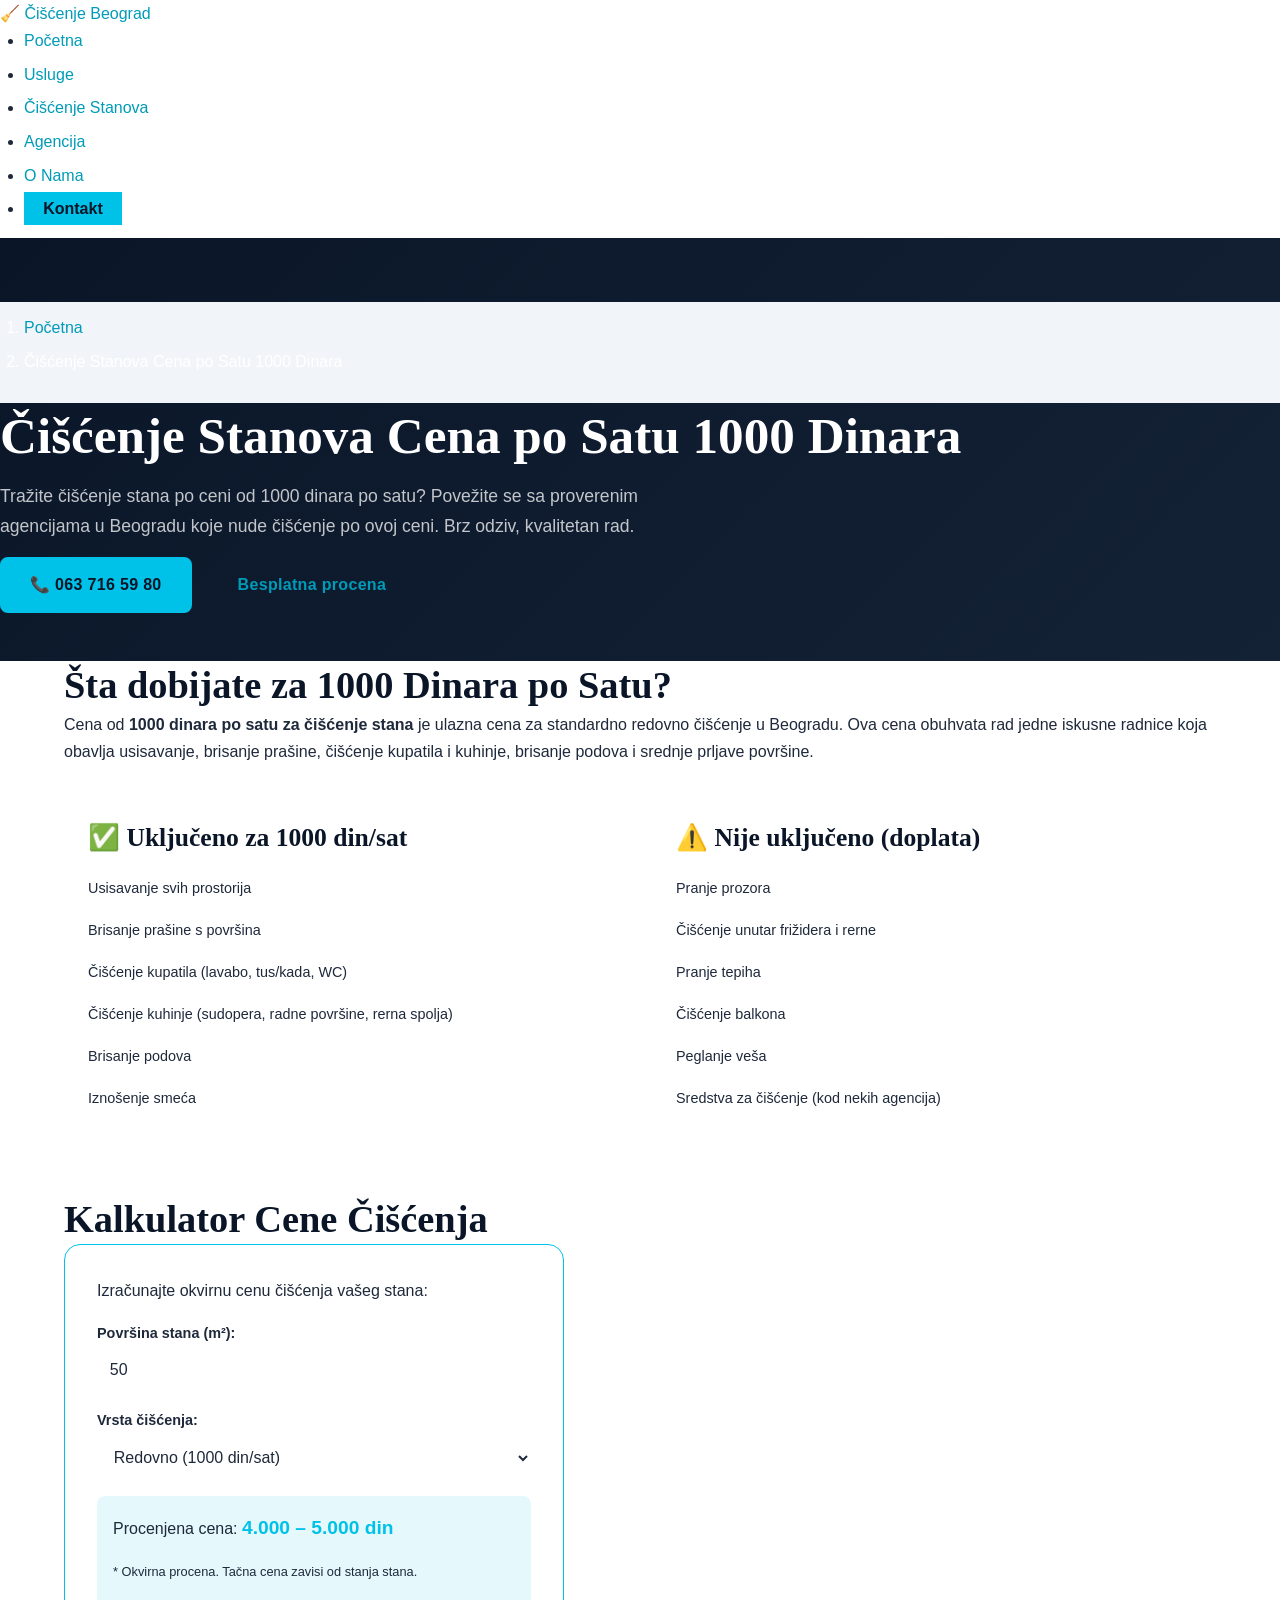
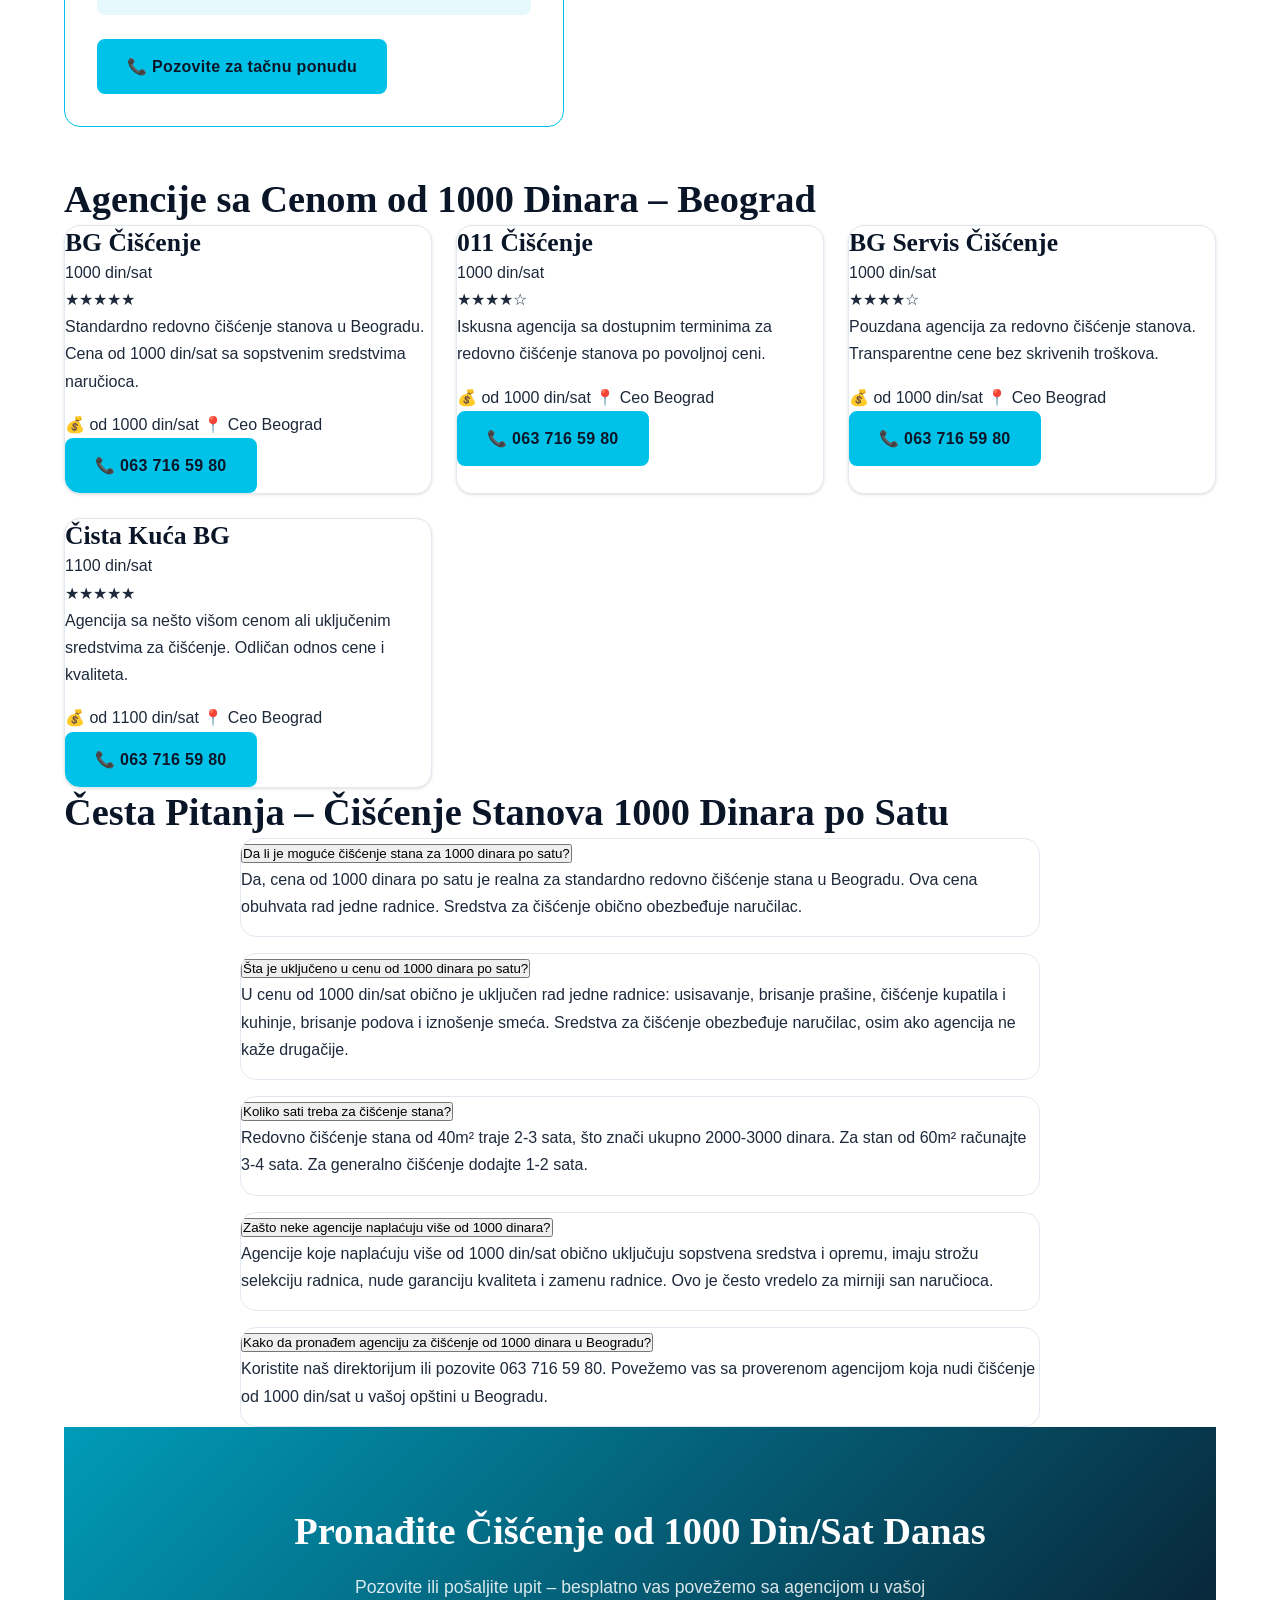
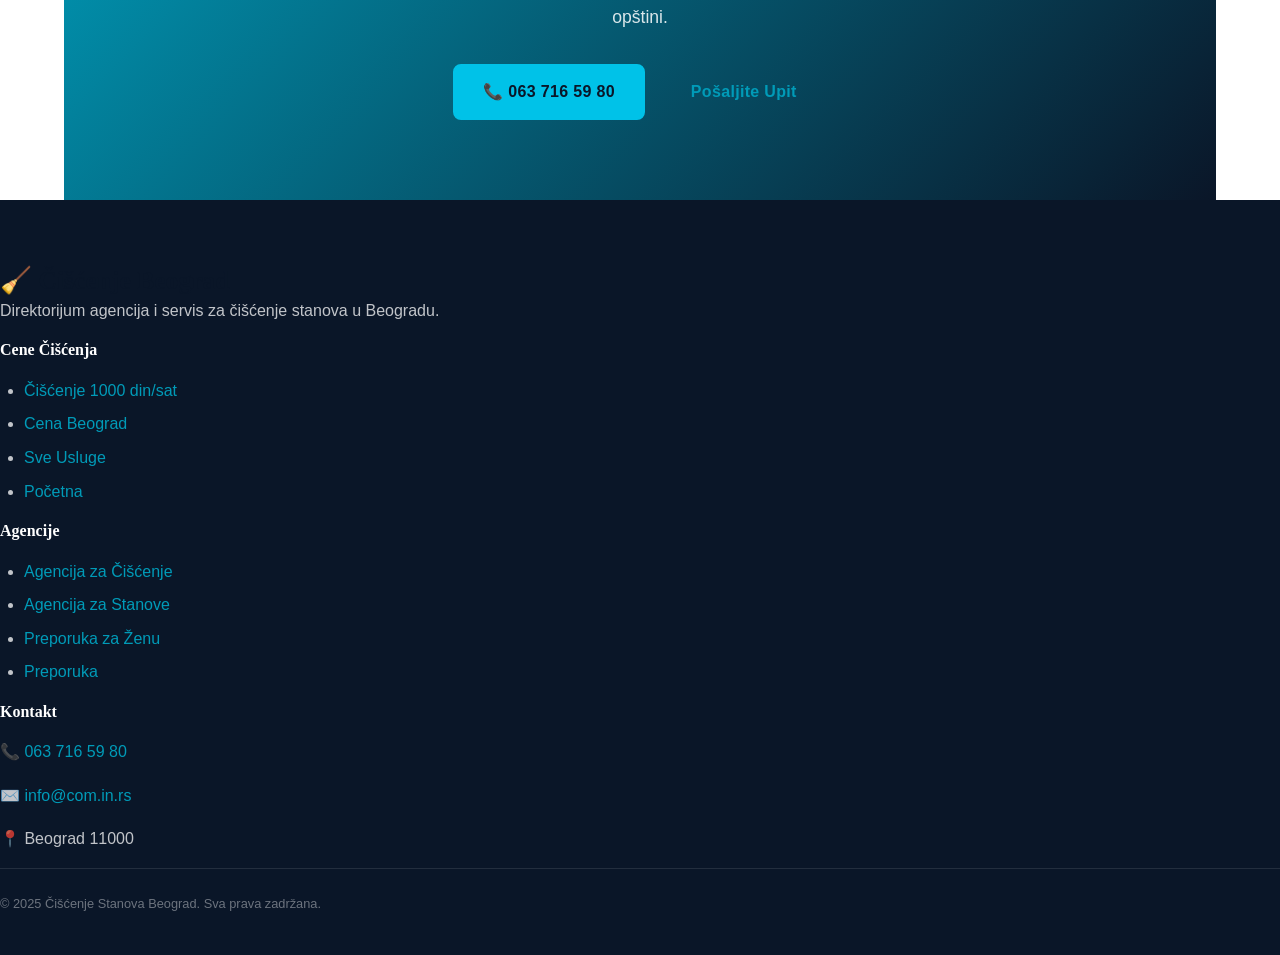
<file: ciscenje-stanova-cena-po-satu-1000-dinara.html>
<!DOCTYPE html>
<html lang="sr">
<head>
<meta charset="UTF-8">
<meta name="viewport" content="width=device-width, initial-scale=1.0">
<title>Čišćenje Stanova Cena po Satu 1000 Dinara | Jeftino Čišćenje Beograd 2025</title>
<meta name="description" content="Čišćenje stanova cena po satu 1000 dinara u Beogradu. Pronađite agenciju koja nudi povoljno čišćenje od 1000 din/sat. Pozovite 063 716 59 80.">
<link rel="canonical" href="https://ciscenje-stanova-cena-po-satu-beograd.com.in.rs/ciscenje-stanova-cena-po-satu-1000-dinara.html">
<meta property="og:title" content="Čišćenje Stanova Cena po Satu 1000 Dinara">
<meta property="og:description" content="Čišćenje stanova cena po satu 1000 dinara. Proverene agencije u Beogradu od 1000 din/sat.">
<meta property="og:url" content="https://ciscenje-stanova-cena-po-satu-beograd.com.in.rs/ciscenje-stanova-cena-po-satu-1000-dinara.html">
<meta property="og:type" content="website">
<meta name="twitter:card" content="summary_large_image">
<link rel="stylesheet" href="style.css">
<link rel="icon" href="favicon.svg" type="image/svg+xml">
<script type="application/ld+json">
{
  "@context": "https://schema.org",
  "@graph": [
    {
      "@type": "WebPage",
      "@id": "https://ciscenje-stanova-cena-po-satu-beograd.com.in.rs/ciscenje-stanova-cena-po-satu-1000-dinara.html",
      "url": "https://ciscenje-stanova-cena-po-satu-beograd.com.in.rs/ciscenje-stanova-cena-po-satu-1000-dinara.html",
      "name": "Čišćenje Stanova Cena po Satu 1000 Dinara",
      "inLanguage": "sr"
    },
    {
      "@type": "LocalBusiness",
      "name": "Čišćenje Stanova Beograd",
      "telephone": "+38163716598",
      "email": "info@com.in.rs",
      "address": {"@type": "PostalAddress", "addressLocality": "Beograd", "postalCode": "11000", "addressCountry": "RS"},
      "priceRange": "1000-2500 RSD/sat"
    },
    {
      "@type": "BreadcrumbList",
      "itemListElement": [
        {"@type": "ListItem", "position": 1, "name": "Početna", "item": "https://ciscenje-stanova-cena-po-satu-beograd.com.in.rs/"},
        {"@type": "ListItem", "position": 2, "name": "Čišćenje Stanova Cena po Satu 1000 Dinara", "item": "https://ciscenje-stanova-cena-po-satu-beograd.com.in.rs/ciscenje-stanova-cena-po-satu-1000-dinara.html"}
      ]
    },
    {
      "@type": "FAQPage",
      "mainEntity": [
        {"@type": "Question", "name": "Da li je moguće čišćenje stana za 1000 dinara po satu?", "acceptedAnswer": {"@type": "Answer", "text": "Da, cena od 1000 dinara po satu je realna za standardno redovno čišćenje stana u Beogradu. Ova cena obuhvata rad jedne radnice bez specijalnih sredstava ili opreme."}},
        {"@type": "Question", "name": "Šta je uključeno u cenu od 1000 dinara po satu?", "acceptedAnswer": {"@type": "Answer", "text": "U cenu od 1000 din/sat obično je uključen rad jedne radnice. Sredstva za čišćenje obezbeđuje naručilac. Neke agencije uključuju i osnovna sredstva u ovu cenu."}},
        {"@type": "Question", "name": "Koliko sati treba za čišćenje stana?", "acceptedAnswer": {"@type": "Answer", "text": "Redovno čišćenje stana od 40m² traje 2-3 sata, što znači ukupno 2000-3000 dinara. Za stan od 60m² računajte 3-4 sata."}},
        {"@type": "Question", "name": "Zašto neke agencije naplaćuju više od 1000 dinara?", "acceptedAnswer": {"@type": "Answer", "text": "Agencije koje naplaćuju više od 1000 din/sat obično uključuju sopstvena sredstva i opremu, imaju strožu selekciju radnica i nude garanciju kvaliteta sa zamenom radnice ako niste zadovoljni."}},
        {"@type": "Question", "name": "Kako da pronađem agenciju za čišćenje od 1000 dinara u Beogradu?", "acceptedAnswer": {"@type": "Answer", "text": "Koristite naš direktorijum ili pozovite 063 716 59 80. Povežemo vas sa proverenom agencijom koja nudi čišćenje od 1000 din/sat u vašoj opštini."}}
      ]
    }
  ]
}
</script>
</head>
<body>
<nav class="navbar">
  <div class="nav-container">
    <a href="index.html" class="nav-logo">🧹 Čišćenje Beograd</a>
    <button class="nav-burger" aria-label="Meni">&#9776;</button>
    <ul class="nav-menu">
      <li><a href="index.html">Početna</a></li>
      <li><a href="usluge.html">Usluge</a></li>
      <li><a href="ciscenje-stanova-beograd.html">Čišćenje Stanova</a></li>
      <li><a href="agencija-za-ciscenje-beograd.html">Agencija</a></li>
      <li><a href="o-nama.html">O Nama</a></li>
      <li><a href="kontakt.html" class="nav-cta">Kontakt</a></li>
    </ul>
  </div>
</nav>

<section class="page-hero">
  <div class="hero-content">
    <nav class="breadcrumb" aria-label="Breadcrumb">
      <ol>
        <li><a href="index.html">Početna</a></li>
        <li aria-current="page">Čišćenje Stanova Cena po Satu 1000 Dinara</li>
      </ol>
    </nav>
    <h1>Čišćenje Stanova Cena po Satu 1000 Dinara</h1>
    <p class="hero-subtitle">Tražite čišćenje stana po ceni od 1000 dinara po satu? Povežite se sa proverenim agencijama u Beogradu koje nude čišćenje po ovoj ceni. Brz odziv, kvalitetan rad.</p>
    <div class="hero-actions">
      <a href="tel:+38163716598" class="btn btn-primary">📞 063 716 59 80</a>
      <a href="kontakt.html" class="btn btn-secondary">Besplatna procena</a>
    </div>
  </div>
</section>

<main>
  <div class="container">

    <section class="content-section fade-in">
      <h2>Šta dobijate za 1000 Dinara po Satu?</h2>
      <p>Cena od <strong>1000 dinara po satu za čišćenje stana</strong> je ulazna cena za standardno redovno čišćenje u Beogradu. Ova cena obuhvata rad jedne iskusne radnice koja obavlja usisavanje, brisanje prašine, čišćenje kupatila i kuhinje, brisanje podova i srednje prljave površine.</p>
      <div class="info-boxes">
        <div class="info-box">
          <h3>✅ Uključeno za 1000 din/sat</h3>
          <ul>
            <li>Usisavanje svih prostorija</li>
            <li>Brisanje prašine s površina</li>
            <li>Čišćenje kupatila (lavabo, tus/kada, WC)</li>
            <li>Čišćenje kuhinje (sudopera, radne površine, rerna spolja)</li>
            <li>Brisanje podova</li>
            <li>Iznošenje smeća</li>
          </ul>
        </div>
        <div class="info-box">
          <h3>⚠️ Nije uključeno (doplata)</h3>
          <ul>
            <li>Pranje prozora</li>
            <li>Čišćenje unutar frižidera i rerne</li>
            <li>Pranje tepiha</li>
            <li>Čišćenje balkona</li>
            <li>Peglanje veša</li>
            <li>Sredstva za čišćenje (kod nekih agencija)</li>
          </ul>
        </div>
      </div>
    </section>

    <section class="calculator-section fade-in">
      <h2>Kalkulator Cene Čišćenja</h2>
      <div class="calculator-box">
        <p>Izračunajte okvirnu cenu čišćenja vašeg stana:</p>
        <div class="calc-row">
          <label for="area">Površina stana (m²):</label>
          <input type="number" id="area" value="50" min="20" max="200" step="5">
        </div>
        <div class="calc-row">
          <label for="type">Vrsta čišćenja:</label>
          <select id="type">
            <option value="1">Redovno (1000 din/sat)</option>
            <option value="1.5">Generalno (1500 din/sat)</option>
            <option value="2">Dubinsko (2000 din/sat)</option>
            <option value="2.5">Posle renoviranja (2500 din/sat)</option>
          </select>
        </div>
        <div class="calc-result">
          <p>Procenjena cena: <strong id="result">2.000 – 3.000 din</strong></p>
          <p class="calc-note">* Okvirna procena. Tačna cena zavisi od stanja stana.</p>
        </div>
        <a href="tel:+38163716598" class="btn btn-primary">📞 Pozovite za tačnu ponudu</a>
      </div>
    </section>

    <section class="listings-section fade-in">
      <h2>Agencije sa Cenom od 1000 Dinara – Beograd</h2>
      <div class="listings-grid">
        <div class="listing-card">
          <div class="listing-header">
            <h3>BG Čišćenje</h3>
            <span class="listing-badge">1000 din/sat</span>
          </div>
          <div class="listing-stars">★★★★★</div>
          <p>Standardno redovno čišćenje stanova u Beogradu. Cena od 1000 din/sat sa sopstvenim sredstvima naručioca.</p>
          <div class="listing-details">
            <span>💰 od 1000 din/sat</span>
            <span>📍 Ceo Beograd</span>
          </div>
          <a href="tel:+38163716598" class="btn btn-primary btn-full">📞 063 716 59 80</a>
        </div>
        <div class="listing-card">
          <div class="listing-header">
            <h3>011 Čišćenje</h3>
            <span class="listing-badge">1000 din/sat</span>
          </div>
          <div class="listing-stars">★★★★☆</div>
          <p>Iskusna agencija sa dostupnim terminima za redovno čišćenje stanova po povoljnoj ceni.</p>
          <div class="listing-details">
            <span>💰 od 1000 din/sat</span>
            <span>📍 Ceo Beograd</span>
          </div>
          <a href="tel:+38163716598" class="btn btn-primary btn-full">📞 063 716 59 80</a>
        </div>
        <div class="listing-card">
          <div class="listing-header">
            <h3>BG Servis Čišćenje</h3>
            <span class="listing-badge">1000 din/sat</span>
          </div>
          <div class="listing-stars">★★★★☆</div>
          <p>Pouzdana agencija za redovno čišćenje stanova. Transparentne cene bez skrivenih troškova.</p>
          <div class="listing-details">
            <span>💰 od 1000 din/sat</span>
            <span>📍 Ceo Beograd</span>
          </div>
          <a href="tel:+38163716598" class="btn btn-primary btn-full">📞 063 716 59 80</a>
        </div>
        <div class="listing-card">
          <div class="listing-header">
            <h3>Čista Kuća BG</h3>
            <span class="listing-badge">1100 din/sat</span>
          </div>
          <div class="listing-stars">★★★★★</div>
          <p>Agencija sa nešto višom cenom ali uključenim sredstvima za čišćenje. Odličan odnos cene i kvaliteta.</p>
          <div class="listing-details">
            <span>💰 od 1100 din/sat</span>
            <span>📍 Ceo Beograd</span>
          </div>
          <a href="tel:+38163716598" class="btn btn-primary btn-full">📞 063 716 59 80</a>
        </div>
      </div>
    </section>

    <section class="faq-section fade-in">
      <h2>Česta Pitanja – Čišćenje Stanova 1000 Dinara po Satu</h2>
      <div class="faq-list">
        <div class="faq-item">
          <button class="faq-question">Da li je moguće čišćenje stana za 1000 dinara po satu?</button>
          <div class="faq-answer"><p>Da, cena od 1000 dinara po satu je realna za standardno redovno čišćenje stana u Beogradu. Ova cena obuhvata rad jedne radnice. Sredstva za čišćenje obično obezbeđuje naručilac.</p></div>
        </div>
        <div class="faq-item">
          <button class="faq-question">Šta je uključeno u cenu od 1000 dinara po satu?</button>
          <div class="faq-answer"><p>U cenu od 1000 din/sat obično je uključen rad jedne radnice: usisavanje, brisanje prašine, čišćenje kupatila i kuhinje, brisanje podova i iznošenje smeća. Sredstva za čišćenje obezbeđuje naručilac, osim ako agencija ne kaže drugačije.</p></div>
        </div>
        <div class="faq-item">
          <button class="faq-question">Koliko sati treba za čišćenje stana?</button>
          <div class="faq-answer"><p>Redovno čišćenje stana od 40m² traje 2-3 sata, što znači ukupno 2000-3000 dinara. Za stan od 60m² računajte 3-4 sata. Za generalno čišćenje dodajte 1-2 sata.</p></div>
        </div>
        <div class="faq-item">
          <button class="faq-question">Zašto neke agencije naplaćuju više od 1000 dinara?</button>
          <div class="faq-answer"><p>Agencije koje naplaćuju više od 1000 din/sat obično uključuju sopstvena sredstva i opremu, imaju strožu selekciju radnica, nude garanciju kvaliteta i zamenu radnice. Ovo je često vredelo za mirniji san naručioca.</p></div>
        </div>
        <div class="faq-item">
          <button class="faq-question">Kako da pronađem agenciju za čišćenje od 1000 dinara u Beogradu?</button>
          <div class="faq-answer"><p>Koristite naš direktorijum ili pozovite 063 716 59 80. Povežemo vas sa proverenom agencijom koja nudi čišćenje od 1000 din/sat u vašoj opštini u Beogradu.</p></div>
        </div>
      </div>
    </section>

    <section class="cta-section fade-in">
      <div class="cta-box">
        <h2>Pronađite Čišćenje od 1000 Din/Sat Danas</h2>
        <p>Pozovite ili pošaljite upit – besplatno vas povežemo sa agencijom u vašoj opštini.</p>
        <div class="cta-actions">
          <a href="tel:+38163716598" class="btn btn-primary btn-large">📞 063 716 59 80</a>
          <a href="kontakt.html" class="btn btn-secondary btn-large">Pošaljite Upit</a>
        </div>
      </div>
    </section>

  </div>
</main>

<footer class="footer">
  <div class="footer-container">
    <div class="footer-col">
      <h3>🧹 Čišćenje Beograd</h3>
      <p>Direktorijum agencija i servis za čišćenje stanova u Beogradu.</p>
    </div>
    <div class="footer-col">
      <h4>Cene Čišćenja</h4>
      <ul>
        <li><a href="ciscenje-stanova-cena-po-satu-1000-dinara.html">Čišćenje 1000 din/sat</a></li>
        <li><a href="ciscenje-stanova-cena-po-satu-beograd-1000-dinara.html">Cena Beograd</a></li>
        <li><a href="usluge.html">Sve Usluge</a></li>
        <li><a href="index.html">Početna</a></li>
      </ul>
    </div>
    <div class="footer-col">
      <h4>Agencije</h4>
      <ul>
        <li><a href="agencija-za-ciscenje-beograd.html">Agencija za Čišćenje</a></li>
        <li><a href="agencija-za-ciscenje-stanova-beograd.html">Agencija za Stanove</a></li>
        <li><a href="preporuka-za-zenu-za-ciscenje-stana.html">Preporuka za Ženu</a></li>
        <li><a href="ciscenje-stanova-beograd-preporuka.html">Preporuka</a></li>
      </ul>
    </div>
    <div class="footer-col">
      <h4>Kontakt</h4>
      <p>📞 <a href="tel:+38163716598">063 716 59 80</a></p>
      <p>✉️ <a href="mailto:info@com.in.rs">info@com.in.rs</a></p>
      <p>📍 Beograd 11000</p>
    </div>
  </div>
  <div class="footer-bottom">
    <p>&copy; 2025 Čišćenje Stanova Beograd. Sva prava zadržana.</p>
  </div>
</footer>
<script>
// Calculator logic
function calcPrice() {
  const area = parseInt(document.getElementById('area').value) || 50;
  const rate = parseFloat(document.getElementById('type').value);
  const hoursLow = Math.max(1, Math.round((area / 20) * 1.5));
  const hoursHigh = hoursLow + 1;
  const low = hoursLow * rate * 1000;
  const high = hoursHigh * rate * 1000;
  document.getElementById('result').textContent = low.toLocaleString('sr') + ' – ' + high.toLocaleString('sr') + ' din';
}
document.getElementById('area').addEventListener('input', calcPrice);
document.getElementById('type').addEventListener('change', calcPrice);
calcPrice();
</script>
<script src="script.js"></script>
</body>
</html>
</file>
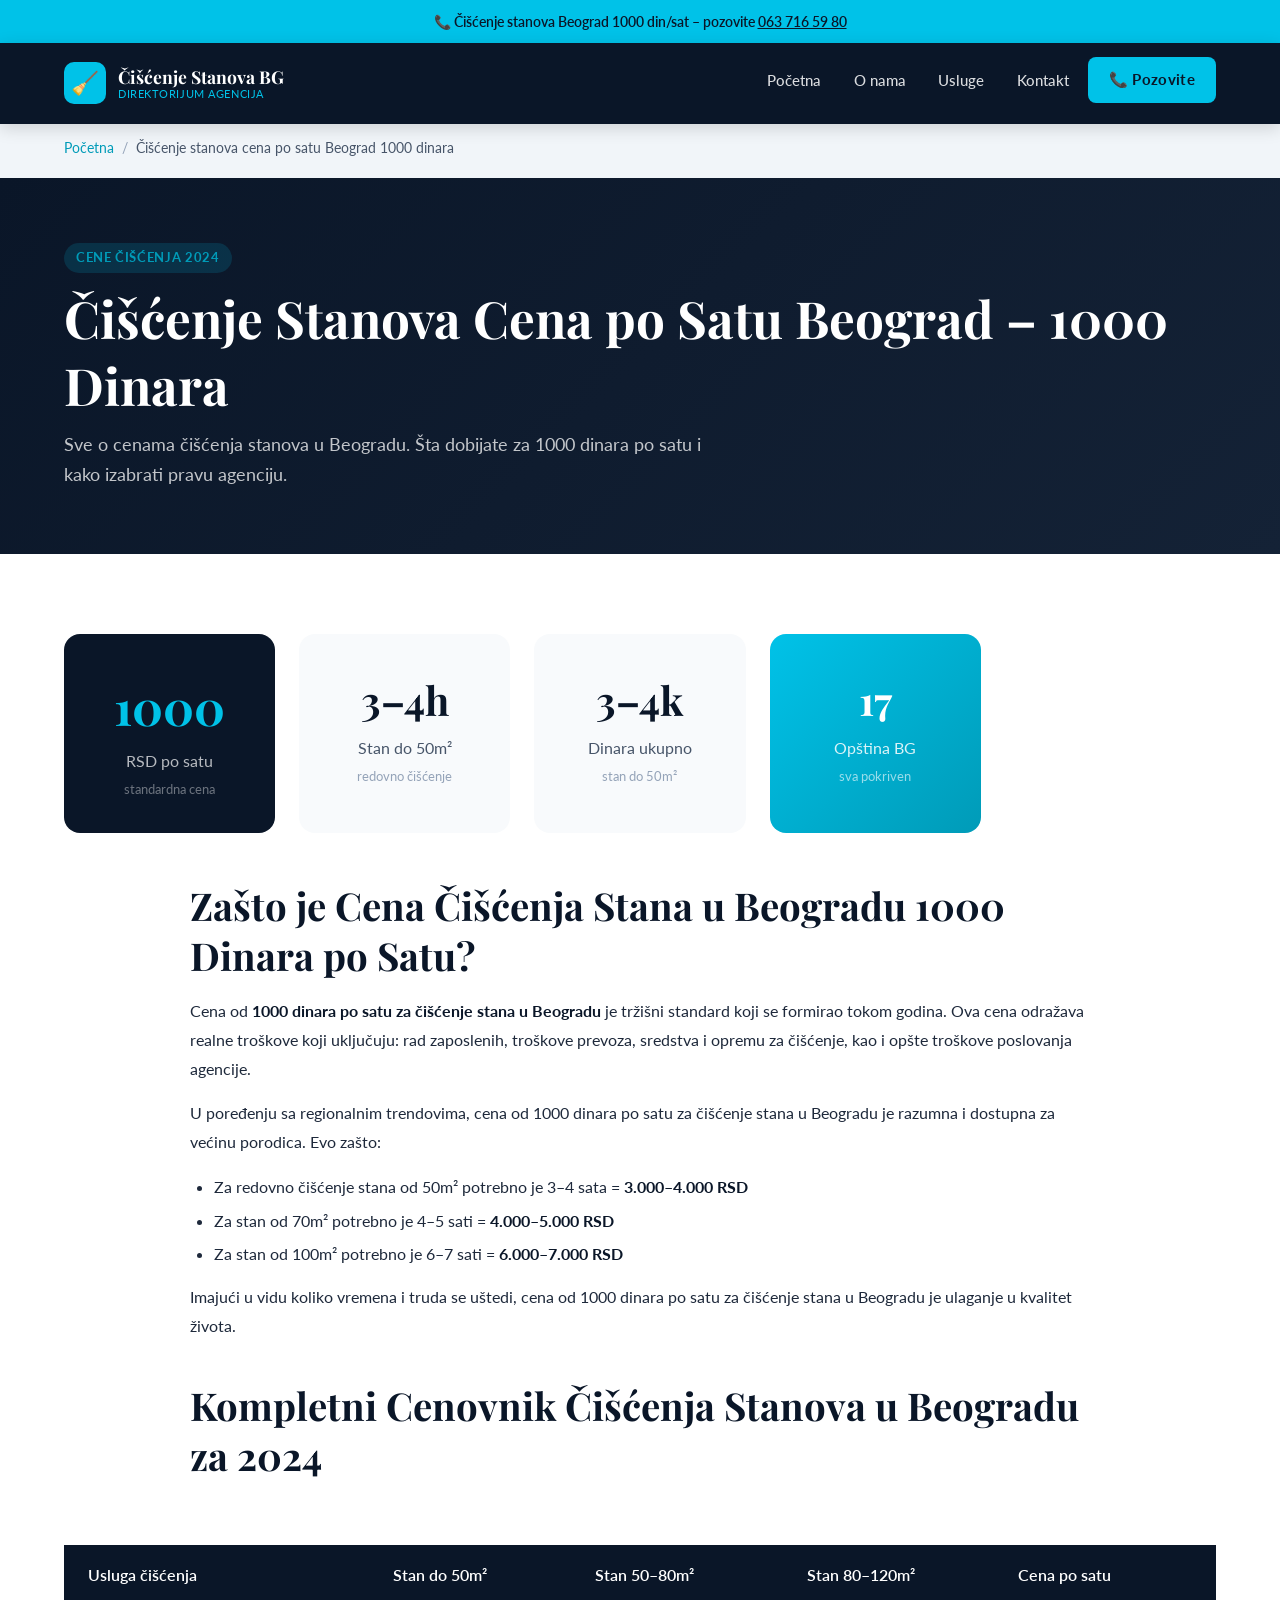
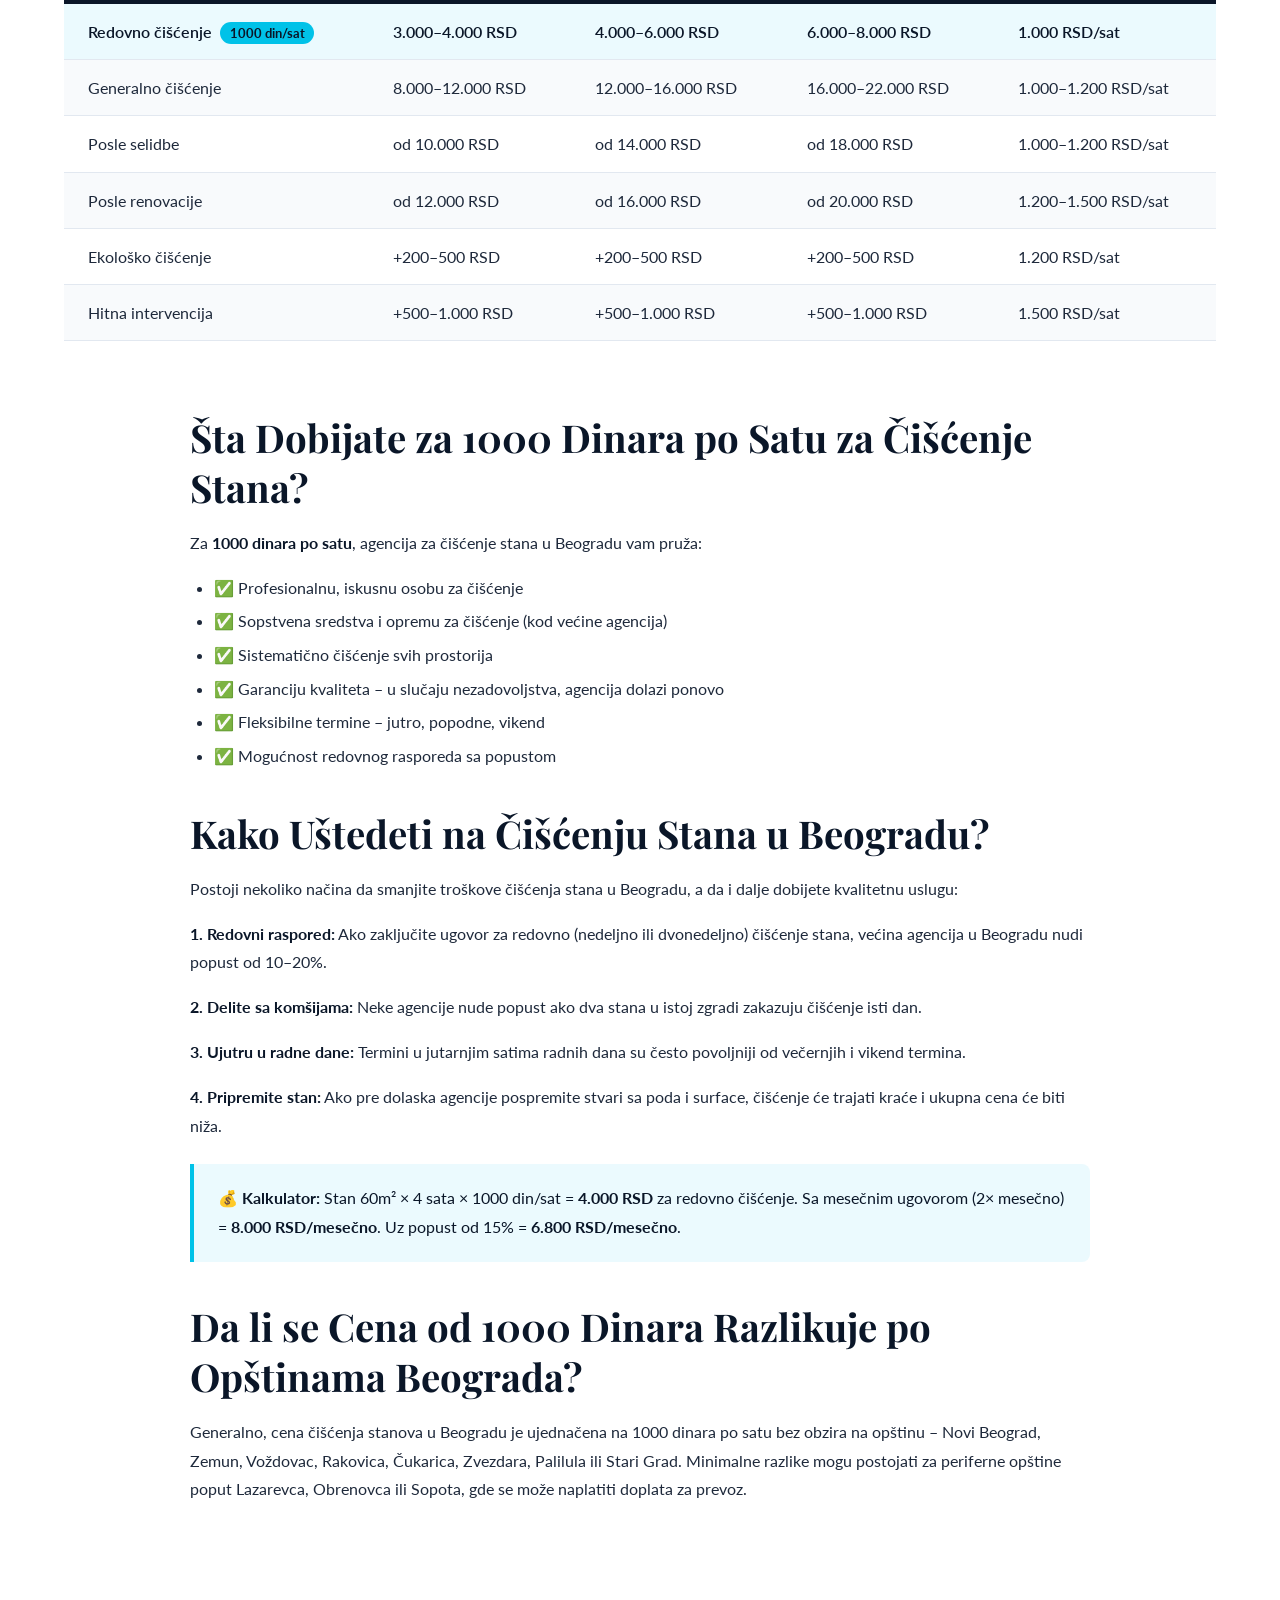
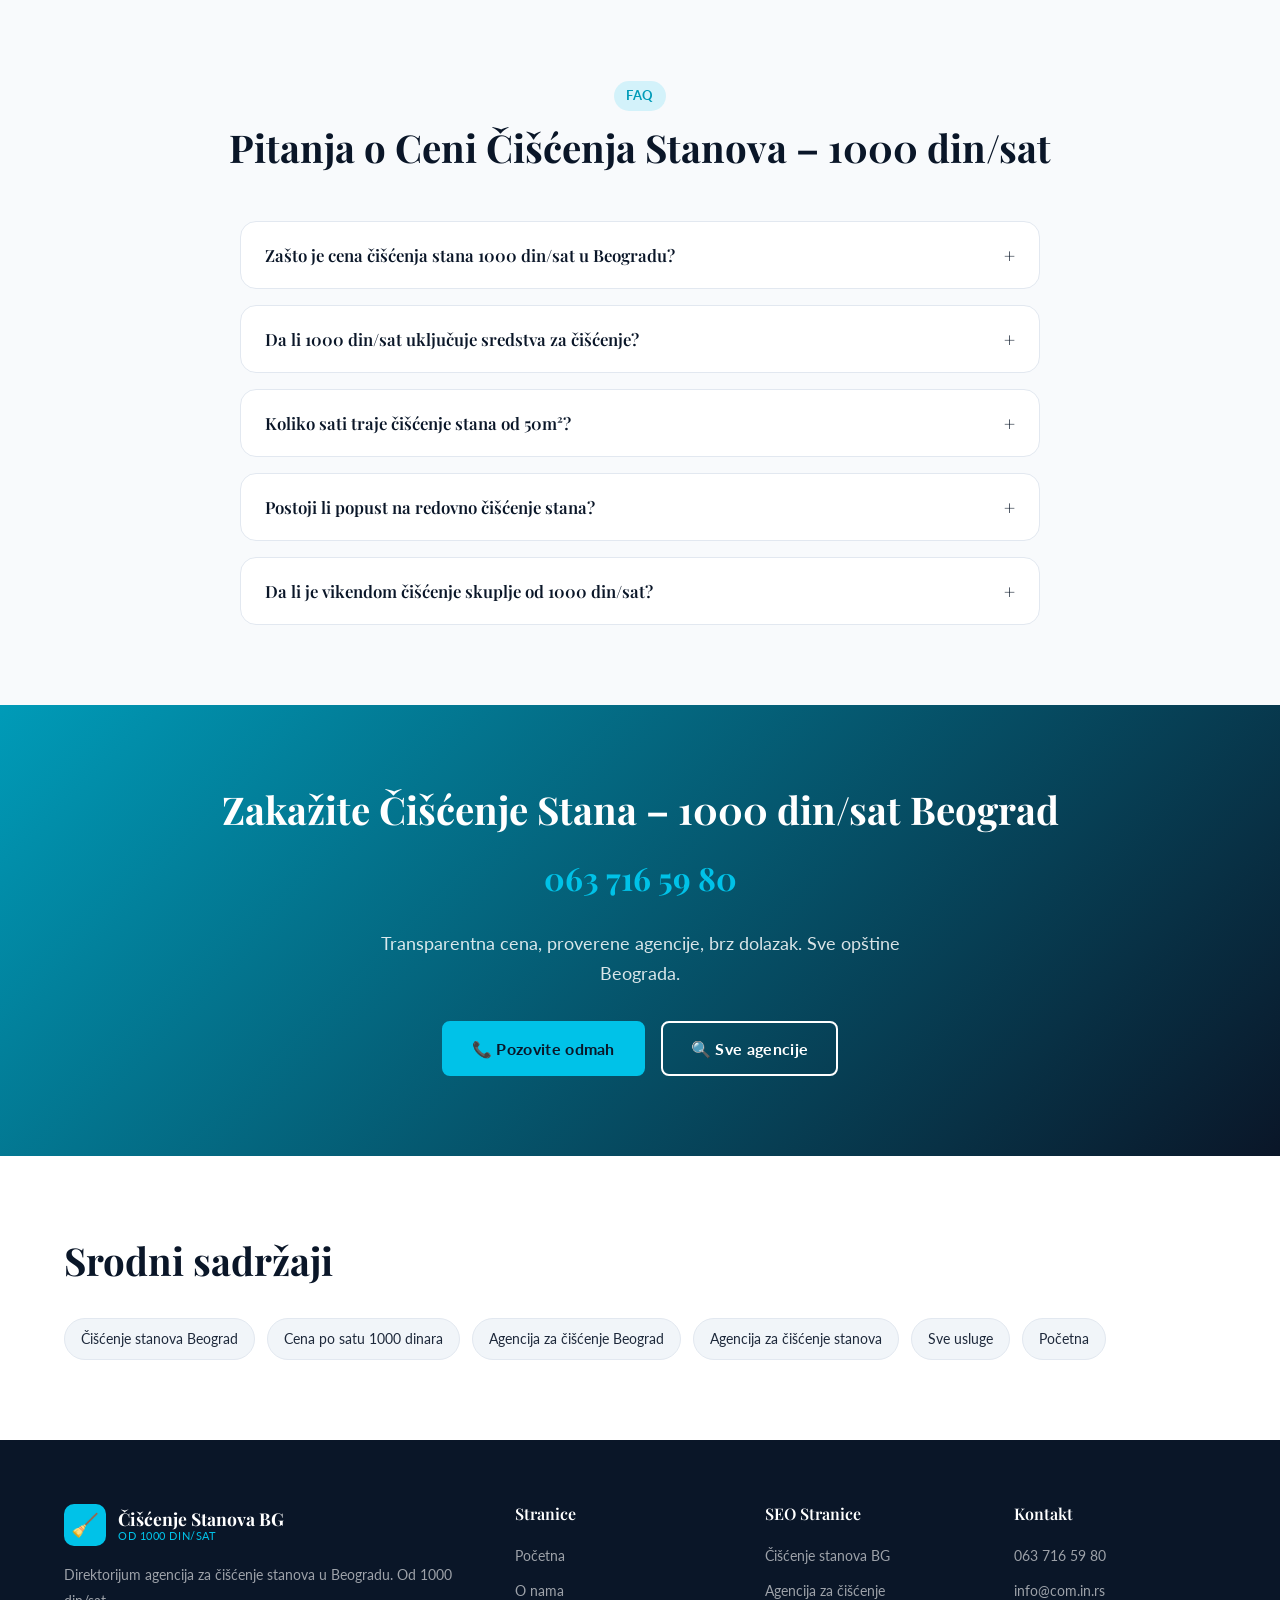
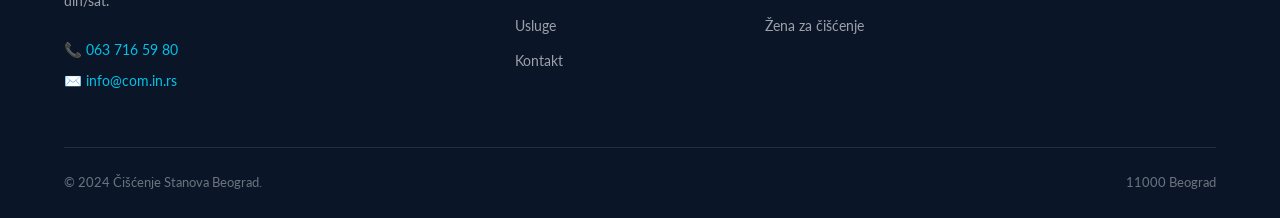
<file: ciscenje-stanova-cena-po-satu-beograd-1000-dinara.html>
<!DOCTYPE html>
<html lang="sr">
<head>
<meta charset="UTF-8">
<meta name="viewport" content="width=device-width, initial-scale=1.0">
<title>Čišćenje Stanova Cena po Satu Beograd 1000 Dinara – Agencije 2024</title>
<meta name="description" content="Čišćenje stanova cena po satu Beograd 1000 dinara. Proverene agencije sa transparentnim cenama. Brz dolazak na sve opštine. Pozovite 063 716 59 80.">
<link rel="canonical" href="https://ciscenje-stanova-cena-po-satu-beograd.com.in.rs/ciscenje-stanova-cena-po-satu-beograd-1000-dinara.html">
<meta property="og:title" content="Čišćenje Stanova Cena po Satu Beograd 1000 Dinara">
<meta property="og:description" content="Čišćenje stanova Beograd od 1000 dinara po satu. Proverene agencije.">
<meta property="og:url" content="https://ciscenje-stanova-cena-po-satu-beograd.com.in.rs/ciscenje-stanova-cena-po-satu-beograd-1000-dinara.html">
<meta property="og:type" content="website">
<meta name="twitter:card" content="summary_large_image">
<link rel="preconnect" href="https://fonts.googleapis.com">
<link rel="preconnect" href="https://fonts.gstatic.com" crossorigin>
<link href="https://fonts.googleapis.com/css2?family=Playfair+Display:wght@600;700&family=Lato:wght@400;500;700&display=swap" rel="stylesheet">
<link rel="stylesheet" href="style.css">
<link rel="icon" href="favicon.svg" type="image/svg+xml">
<script type="application/ld+json">
{
  "@context":"https://schema.org",
  "@graph":[
    {"@type":"WebPage","url":"https://ciscenje-stanova-cena-po-satu-beograd.com.in.rs/ciscenje-stanova-cena-po-satu-beograd-1000-dinara.html","name":"Čišćenje Stanova Cena po Satu Beograd 1000 Dinara"},
    {"@type":"BreadcrumbList","itemListElement":[{"@type":"ListItem","position":1,"name":"Početna","item":"https://ciscenje-stanova-cena-po-satu-beograd.com.in.rs/"},{"@type":"ListItem","position":2,"name":"Čišćenje stanova cena po satu Beograd 1000 dinara","item":"https://ciscenje-stanova-cena-po-satu-beograd.com.in.rs/ciscenje-stanova-cena-po-satu-beograd-1000-dinara.html"}]},
    {"@type":"FAQPage","mainEntity":[
      {"@type":"Question","name":"Zašto je cena čišćenja stana 1000 dinara po satu u Beogradu?","acceptedAnswer":{"@type":"Answer","text":"Cena od 1000 dinara po satu je tržišni standard za čišćenje stanova u Beogradu. Ova cena odražava troškove rada, sredstava i opreme. Neke agencije mogu naplaćivati manje za redovne klijente ili više za specijalizovane usluge."}},
      {"@type":"Question","name":"Da li je 1000 dinara po satu za čišćenje stana u Beogradu dobra cena?","acceptedAnswer":{"@type":"Answer","text":"Da, 1000 dinara po satu je standardna i dobra cena za čišćenje stanova u Beogradu. Ovo je tržišna cena koja se primenjuje u većini agencija i obezbeđuje kvalitetnu uslugu."}},
      {"@type":"Question","name":"Koliko sati je potrebno za čišćenje stana od 50m²?","acceptedAnswer":{"@type":"Answer","text":"Za redovno čišćenje stana od 50m² potrebno je 3–4 sata. Po ceni od 1000 din/sat, to iznosi 3000–4000 dinara. Za generalno čišćenje istog stana potrebno je 5–7 sati."}},
      {"@type":"Question","name":"Da li cena čišćenja stana uključuje sredstva za čišćenje?","acceptedAnswer":{"@type":"Answer","text":"Kod većine agencija za čišćenje stanova u Beogradu, cena od 1000 din/sat uključuje sredstva i opremu za čišćenje. Proverite ovo sa konkretnom agencijom pre zakazivanja."}},
      {"@type":"Question","name":"Postoji li jeftinija opcija od 1000 dinara po satu za čišćenje stana u Beogradu?","acceptedAnswer":{"@type":"Answer","text":"Teško je naći pouzdanu agenciju koja naplaćuje manje od 1000 din/sat u Beogradu. Neke privatne žene za čišćenje mogu biti jeftinije, ali agencije garantuju kvalitet, profesionalnost i zamenu radnika ako je potrebno."}}
    ]}
  ]
}
</script>
</head>
<body>
<div class="notice-bar">📞 Čišćenje stanova Beograd 1000 din/sat – pozovite <a href="tel:+38163716598">063 716 59 80</a></div>
<nav class="nav" role="navigation">
  <div class="nav-inner">
    <a href="index.html" class="nav-logo"><div class="nav-logo-icon">🧹</div><div class="nav-logo-text">Čišćenje Stanova BG<span>Direktorijum agencija</span></div></a>
    <ul class="nav-links">
      <li><a href="index.html">Početna</a></li><li><a href="o-nama.html">O nama</a></li><li><a href="usluge.html">Usluge</a></li><li><a href="kontakt.html">Kontakt</a></li>
      <li><a href="tel:+38163716598" class="nav-cta btn">📞 Pozovite</a></li>
    </ul>
    <button class="nav-burger" aria-label="Otvori meni" aria-expanded="false"><span></span><span></span><span></span></button>
  </div>
</nav>

<div class="breadcrumb"><div class="container"><ol class="breadcrumb-list">
  <li><a href="index.html">Početna</a></li><li>Čišćenje stanova cena po satu Beograd 1000 dinara</li>
</ol></div></div>

<section class="page-hero">
  <div class="container">
    <span class="badge">Cene čišćenja 2024</span>
    <h1>Čišćenje Stanova Cena po Satu Beograd – 1000 Dinara</h1>
    <p>Sve o cenama čišćenja stanova u Beogradu. Šta dobijate za 1000 dinara po satu i kako izabrati pravu agenciju.</p>
  </div>
</section>

<section class="section">
  <div class="container">
    <div style="display:grid;grid-template-columns:repeat(auto-fill,minmax(200px,1fr));gap:1.5rem;margin-bottom:3rem">
      <div style="background:var(--navy);color:white;border-radius:var(--radius-lg);padding:2rem;text-align:center">
        <div style="font-size:3rem;font-weight:700;font-family:var(--font-head);color:var(--cyan)">1000</div>
        <div style="color:rgba(255,255,255,.7)">RSD po satu</div>
        <div style="font-size:.8rem;color:rgba(255,255,255,.4);margin-top:.3rem">standardna cena</div>
      </div>
      <div style="background:var(--gray-50);border-radius:var(--radius-lg);padding:2rem;text-align:center">
        <div style="font-size:2.5rem;font-weight:700;font-family:var(--font-head);color:var(--navy)">3–4h</div>
        <div style="color:var(--gray-600)">Stan do 50m²</div>
        <div style="font-size:.8rem;color:var(--gray-400);margin-top:.3rem">redovno čišćenje</div>
      </div>
      <div style="background:var(--gray-50);border-radius:var(--radius-lg);padding:2rem;text-align:center">
        <div style="font-size:2.5rem;font-weight:700;font-family:var(--font-head);color:var(--navy)">3–4k</div>
        <div style="color:var(--gray-600)">Dinara ukupno</div>
        <div style="font-size:.8rem;color:var(--gray-400);margin-top:.3rem">stan do 50m²</div>
      </div>
      <div style="background:linear-gradient(135deg,var(--cyan),var(--cyan-dark));border-radius:var(--radius-lg);padding:2rem;text-align:center">
        <div style="font-size:2.5rem;font-weight:700;font-family:var(--font-head);color:white">17</div>
        <div style="color:rgba(255,255,255,.85)">Opština BG</div>
        <div style="font-size:.8rem;color:rgba(255,255,255,.6);margin-top:.3rem">sva pokriven</div>
      </div>
    </div>

    <div class="content-text" style="max-width:900px;margin:0 auto">
      <h2>Zašto je Cena Čišćenja Stana u Beogradu 1000 Dinara po Satu?</h2>
      <p>Cena od <strong>1000 dinara po satu za čišćenje stana u Beogradu</strong> je tržišni standard koji se formirao tokom godina. Ova cena odražava realne troškove koji uključuju: rad zaposlenih, troškove prevoza, sredstva i opremu za čišćenje, kao i opšte troškove poslovanja agencije.</p>
      <p>U poređenju sa regionalnim trendovima, cena od 1000 dinara po satu za čišćenje stana u Beogradu je razumna i dostupna za većinu porodica. Evo zašto:</p>
      <ul>
        <li>Za redovno čišćenje stana od 50m² potrebno je 3–4 sata = <strong>3.000–4.000 RSD</strong></li>
        <li>Za stan od 70m² potrebno je 4–5 sati = <strong>4.000–5.000 RSD</strong></li>
        <li>Za stan od 100m² potrebno je 6–7 sati = <strong>6.000–7.000 RSD</strong></li>
      </ul>
      <p>Imajući u vidu koliko vremena i truda se uštedi, cena od 1000 dinara po satu za čišćenje stana u Beogradu je ulaganje u kvalitet života.</p>

      <h2>Kompletni Cenovnik Čišćenja Stanova u Beogradu za 2024</h2>
    </div>
    <div style="overflow-x:auto;margin:2rem 0">
      <table class="price-table">
        <thead><tr><th>Usluga čišćenja</th><th>Stan do 50m²</th><th>Stan 50–80m²</th><th>Stan 80–120m²</th><th>Cena po satu</th></tr></thead>
        <tbody>
          <tr class="highlight"><td>Redovno čišćenje<span class="price-badge">1000 din/sat</span></td><td>3.000–4.000 RSD</td><td>4.000–6.000 RSD</td><td>6.000–8.000 RSD</td><td>1.000 RSD/sat</td></tr>
          <tr><td>Generalno čišćenje</td><td>8.000–12.000 RSD</td><td>12.000–16.000 RSD</td><td>16.000–22.000 RSD</td><td>1.000–1.200 RSD/sat</td></tr>
          <tr><td>Posle selidbe</td><td>od 10.000 RSD</td><td>od 14.000 RSD</td><td>od 18.000 RSD</td><td>1.000–1.200 RSD/sat</td></tr>
          <tr><td>Posle renovacije</td><td>od 12.000 RSD</td><td>od 16.000 RSD</td><td>od 20.000 RSD</td><td>1.200–1.500 RSD/sat</td></tr>
          <tr><td>Ekološko čišćenje</td><td>+200–500 RSD</td><td>+200–500 RSD</td><td>+200–500 RSD</td><td>1.200 RSD/sat</td></tr>
          <tr><td>Hitna intervencija</td><td>+500–1.000 RSD</td><td>+500–1.000 RSD</td><td>+500–1.000 RSD</td><td>1.500 RSD/sat</td></tr>
        </tbody>
      </table>
    </div>

    <div class="content-text" style="max-width:900px;margin:2rem auto 0">
      <h2>Šta Dobijate za 1000 Dinara po Satu za Čišćenje Stana?</h2>
      <p>Za <strong>1000 dinara po satu</strong>, agencija za čišćenje stana u Beogradu vam pruža:</p>
      <ul>
        <li>✅ Profesionalnu, iskusnu osobu za čišćenje</li>
        <li>✅ Sopstvena sredstva i opremu za čišćenje (kod većine agencija)</li>
        <li>✅ Sistematično čišćenje svih prostorija</li>
        <li>✅ Garanciju kvaliteta – u slučaju nezadovoljstva, agencija dolazi ponovo</li>
        <li>✅ Fleksibilne termine – jutro, popodne, vikend</li>
        <li>✅ Mogućnost redovnog rasporeda sa popustom</li>
      </ul>

      <h2>Kako Uštedeti na Čišćenju Stana u Beogradu?</h2>
      <p>Postoji nekoliko načina da smanjite troškove čišćenja stana u Beogradu, a da i dalje dobijete kvalitetnu uslugu:</p>
      <p><strong>1. Redovni raspored:</strong> Ako zaključite ugovor za redovno (nedeljno ili dvonedeljno) čišćenje stana, većina agencija u Beogradu nudi popust od 10–20%.</p>
      <p><strong>2. Delite sa komšijama:</strong> Neke agencije nude popust ako dva stana u istoj zgradi zakazuju čišćenje isti dan.</p>
      <p><strong>3. Ujutru u radne dane:</strong> Termini u jutarnjim satima radnih dana su često povoljniji od večernjih i vikend termina.</p>
      <p><strong>4. Pripremite stan:</strong> Ako pre dolaska agencije pospremite stvari sa poda i surface, čišćenje će trajati kraće i ukupna cena će biti niža.</p>

      <div class="highlight-box">
        <p>💰 <strong>Kalkulator:</strong> Stan 60m² × 4 sata × 1000 din/sat = <strong>4.000 RSD</strong> za redovno čišćenje. Sa mesečnim ugovorom (2× mesečno) = <strong>8.000 RSD/mesečno</strong>. Uz popust od 15% = <strong>6.800 RSD/mesečno</strong>.</p>
      </div>

      <h2>Da li se Cena od 1000 Dinara Razlikuje po Opštinama Beograda?</h2>
      <p>Generalno, cena čišćenja stanova u Beogradu je ujednačena na 1000 dinara po satu bez obzira na opštinu – Novi Beograd, Zemun, Voždovac, Rakovica, Čukarica, Zvezdara, Palilula ili Stari Grad. Minimalne razlike mogu postojati za periferne opštine poput Lazarevca, Obrenovca ili Sopota, gde se može naplatiti doplata za prevoz.</p>
    </div>
  </div>
</section>

<section class="section section-alt">
  <div class="container">
    <div class="section-title"><span class="badge">FAQ</span><h2>Pitanja o Ceni Čišćenja Stanova – 1000 din/sat</h2></div>
    <div class="faq-list">
      <div class="faq-item"><button class="faq-q">Zašto je cena čišćenja stana 1000 din/sat u Beogradu?<span class="faq-icon">+</span></button><div class="faq-a"><div class="faq-a-inner">Cena od 1000 dinara po satu je tržišni standard koji odražava troškove rada, sredstava i opreme. Ova cena je stabilna i primenjuje se u većini agencija za čišćenje stanova u Beogradu.</div></div></div>
      <div class="faq-item"><button class="faq-q">Da li 1000 din/sat uključuje sredstva za čišćenje?<span class="faq-icon">+</span></button><div class="faq-a"><div class="faq-a-inner">Kod većine agencija za čišćenje stanova u Beogradu, cena od 1000 din/sat uključuje sredstva i opremu za čišćenje. Pre zakazivanja, potvrdite ovo sa konkretnom agencijom.</div></div></div>
      <div class="faq-item"><button class="faq-q">Koliko sati traje čišćenje stana od 50m²?<span class="faq-icon">+</span></button><div class="faq-a"><div class="faq-a-inner">Za redovno čišćenje stana od 50m² potrebno je 3–4 sata, što po ceni od 1000 din/sat iznosi 3.000–4.000 dinara. Za generalno čišćenje istog stana potrebno je 5–7 sati.</div></div></div>
      <div class="faq-item"><button class="faq-q">Postoji li popust na redovno čišćenje stana?<span class="faq-icon">+</span></button><div class="faq-a"><div class="faq-a-inner">Da, većina agencija nudi popust od 10–20% za redovne klijente koji zakazuju nedeljno ili dvonedeljno čišćenje stana. Pitajte agenciju o mogućnostima popusta pri zakazivanju.</div></div></div>
      <div class="faq-item"><button class="faq-q">Da li je vikendom čišćenje skuplje od 1000 din/sat?<span class="faq-icon">+</span></button><div class="faq-a"><div class="faq-a-inner">Neke agencije naplaćuju malu doplatu za vikend termine – obično 10–20% više. Ovo znači cenu od 1100–1200 din/sat subotom ili nedeljom. Pozovite i proverite pre zakazivanja.</div></div></div>
    </div>
  </div>
</section>

<section class="cta-section"><div class="container">
  <h2>Zakažite Čišćenje Stana – 1000 din/sat Beograd</h2>
  <span class="cta-phone"><a href="tel:+38163716598">063 716 59 80</a></span>
  <p>Transparentna cena, proverene agencije, brz dolazak. Sve opštine Beograda.</p>
  <div class="cta-actions"><a href="tel:+38163716598" class="btn btn-primary">📞 Pozovite odmah</a><a href="index.html#listings" class="btn btn-outline">🔍 Sve agencije</a></div>
</div></section>

<section class="section"><div class="container">
  <h2 class="mb-2">Srodni sadržaji</h2>
  <div class="int-links">
    <a href="ciscenje-stanova-beograd.html" class="int-link">Čišćenje stanova Beograd</a>
    <a href="ciscenje-stanova-cena-po-satu-1000-dinara.html" class="int-link">Cena po satu 1000 dinara</a>
    <a href="agencija-za-ciscenje-beograd.html" class="int-link">Agencija za čišćenje Beograd</a>
    <a href="agencija-za-ciscenje-stanova-beograd.html" class="int-link">Agencija za čišćenje stanova</a>
    <a href="usluge.html" class="int-link">Sve usluge</a>
    <a href="index.html" class="int-link">Početna</a>
  </div>
</div></section>

<footer class="footer"><div class="container">
  <div class="footer-grid">
    <div class="footer-brand"><a href="index.html" class="nav-logo"><div class="nav-logo-icon">🧹</div><div class="nav-logo-text" style="color:white">Čišćenje Stanova BG<span>od 1000 din/sat</span></div></a><p class="footer-desc">Direktorijum agencija za čišćenje stanova u Beogradu. Od 1000 din/sat.</p><div class="footer-contact"><a href="tel:+38163716598">📞 063 716 59 80</a><a href="mailto:info@com.in.rs">✉️ info@com.in.rs</a></div></div>
    <div class="footer-col"><h4>Stranice</h4><ul class="footer-links"><li><a href="index.html">Početna</a></li><li><a href="o-nama.html">O nama</a></li><li><a href="usluge.html">Usluge</a></li><li><a href="kontakt.html">Kontakt</a></li></ul></div>
    <div class="footer-col"><h4>SEO Stranice</h4><ul class="footer-links"><li><a href="ciscenje-stanova-beograd.html">Čišćenje stanova BG</a></li><li><a href="agencija-za-ciscenje-beograd.html">Agencija za čišćenje</a></li><li><a href="preporuka-za-zenu-za-ciscenje-stana.html">Žena za čišćenje</a></li></ul></div>
    <div class="footer-col"><h4>Kontakt</h4><ul class="footer-links"><li><a href="tel:+38163716598">063 716 59 80</a></li><li><a href="mailto:info@com.in.rs">info@com.in.rs</a></li></ul></div>
  </div>
  <div class="footer-bottom"><span>© 2024 Čišćenje Stanova Beograd.</span><span>11000 Beograd</span></div>
</div></footer>
<script src="script.js"></script>
</body>
</html>
</file>
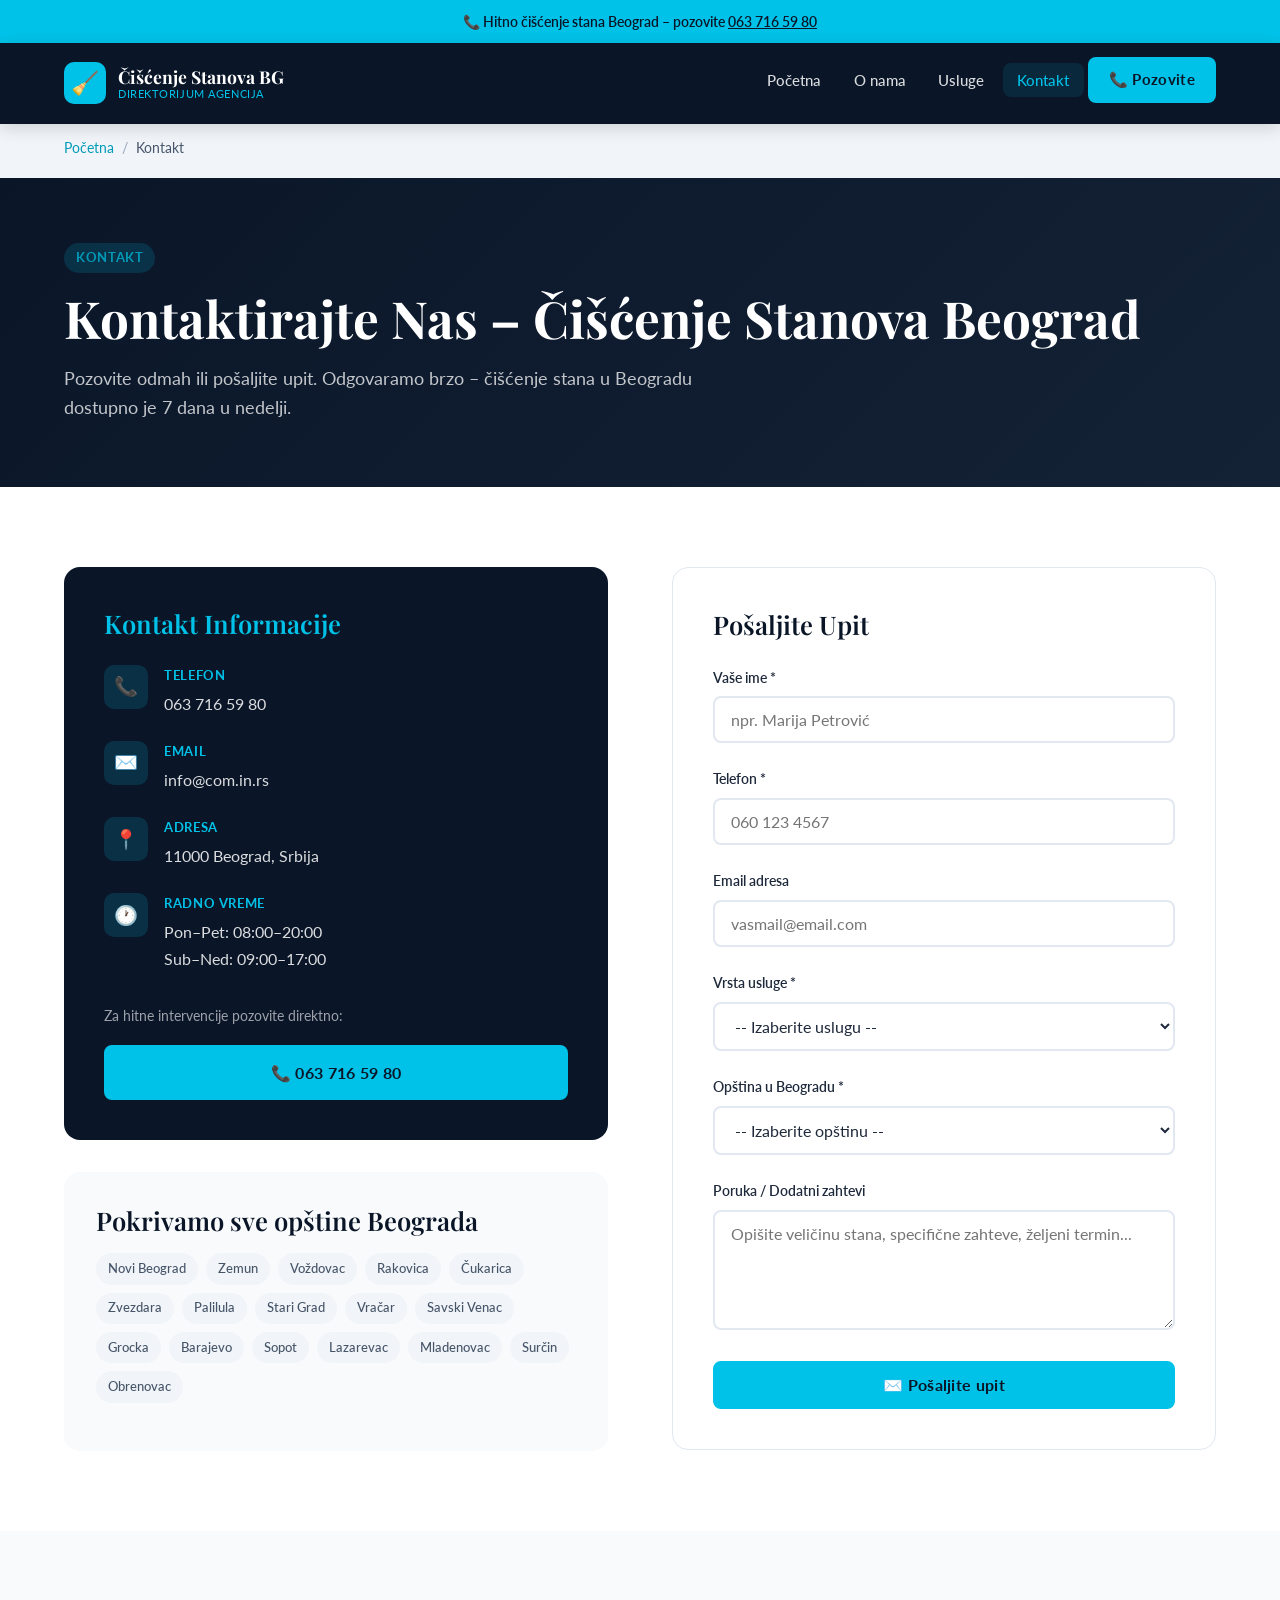
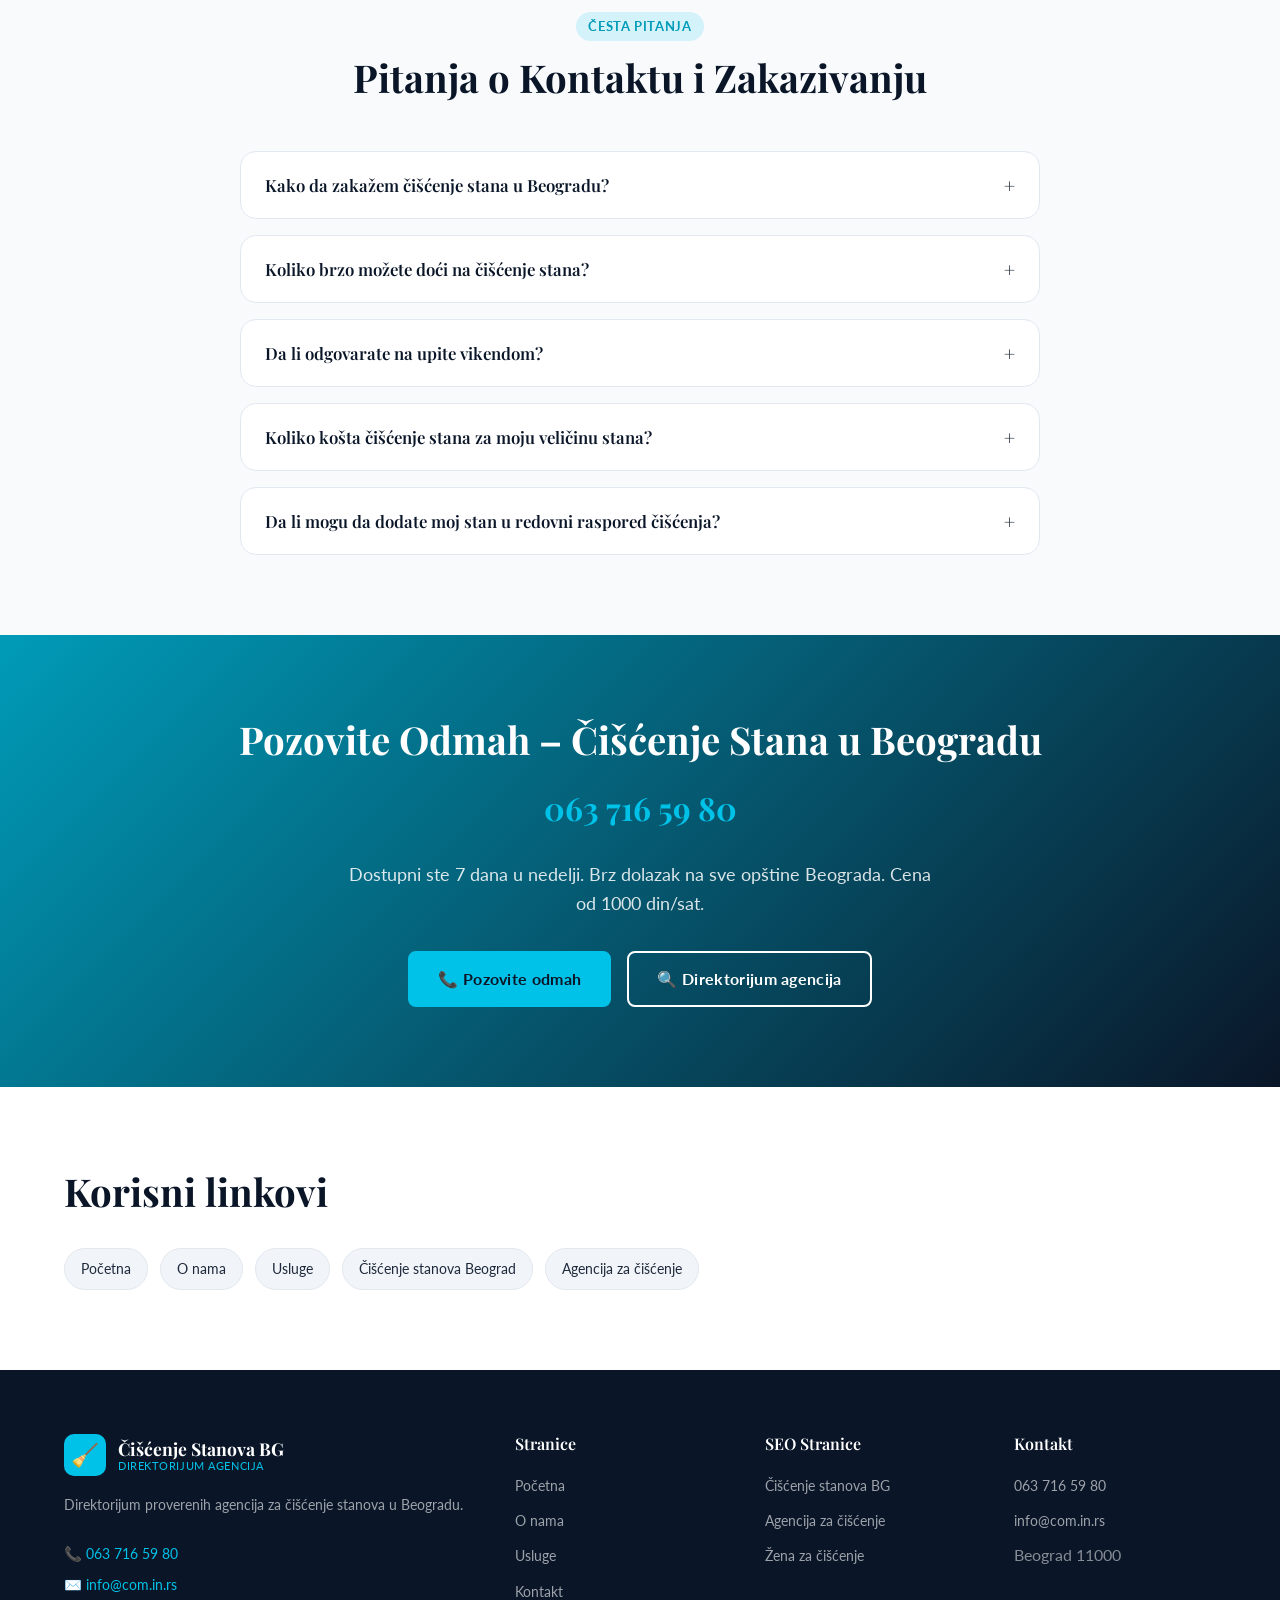
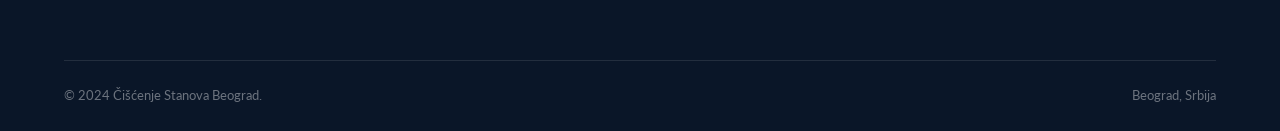
<file: kontakt.html>
<!DOCTYPE html>
<html lang="sr">
<head>
<meta charset="UTF-8">
<meta name="viewport" content="width=device-width, initial-scale=1.0">
<title>Kontakt – Čišćenje Stanova Beograd | 063 716 59 80</title>
<meta name="description" content="Kontaktirajte nas za čišćenje stanova u Beogradu. Telefon: 063 716 59 80. Email: info@com.in.rs. Odgovaramo brzo, cena od 1000 din/sat.">
<link rel="canonical" href="https://ciscenje-stanova-cena-po-satu-beograd.com.in.rs/kontakt.html">
<meta property="og:title" content="Kontakt – Čišćenje Stanova Beograd">
<meta property="og:description" content="Kontaktirajte nas za čišćenje stanova u Beogradu. Tel: 063 716 59 80.">
<meta property="og:url" content="https://ciscenje-stanova-cena-po-satu-beograd.com.in.rs/kontakt.html">
<meta property="og:type" content="website">
<meta name="twitter:card" content="summary_large_image">
<link rel="preconnect" href="https://fonts.googleapis.com">
<link rel="preconnect" href="https://fonts.gstatic.com" crossorigin>
<link href="https://fonts.googleapis.com/css2?family=Playfair+Display:wght@600;700&family=Lato:wght@400;500;700&display=swap" rel="stylesheet">
<link rel="stylesheet" href="style.css">
<link rel="icon" href="favicon.svg" type="image/svg+xml">
<script type="application/ld+json">
{
  "@context":"https://schema.org",
  "@graph":[
    {"@type":"ContactPage","url":"https://ciscenje-stanova-cena-po-satu-beograd.com.in.rs/kontakt.html","name":"Kontakt – Čišćenje Stanova Beograd"},
    {"@type":"LocalBusiness","name":"Čišćenje Stanova Beograd – Direktorijum","telephone":"+38163716598","email":"info@com.in.rs","address":{"@type":"PostalAddress","addressLocality":"Beograd","postalCode":"11000","addressCountry":"RS"}},
    {"@type":"BreadcrumbList","itemListElement":[{"@type":"ListItem","position":1,"name":"Početna","item":"https://ciscenje-stanova-cena-po-satu-beograd.com.in.rs/"},{"@type":"ListItem","position":2,"name":"Kontakt","item":"https://ciscenje-stanova-cena-po-satu-beograd.com.in.rs/kontakt.html"}]},
    {"@type":"FAQPage","mainEntity":[
      {"@type":"Question","name":"Kako da zakažem čišćenje stana u Beogradu?","acceptedAnswer":{"@type":"Answer","text":"Pozovite nas na 063 716 59 80 ili pošaljite upit putem kontakt forme. Odgovorićemo u roku od sat vremena i dogovoriti termin koji vama odgovara."}},
      {"@type":"Question","name":"Koliko brzo možete doći?","acceptedAnswer":{"@type":"Answer","text":"Za hitne intervencije dolazak je moguć u roku od 2–4 sata. Za redovne termine agencija može doći isti dan ili sutradan, u zavisnosti od dostupnosti."}},
      {"@type":"Question","name":"Da li odgovarate vikendom?","acceptedAnswer":{"@type":"Answer","text":"Da, odgovaramo na upite subotom i nedeljom. Za hitne slučajeve uvek možete pozvati direktno na telefon 063 716 59 80."}},
      {"@type":"Question","name":"Koliko košta čišćenje stana?","acceptedAnswer":{"@type":"Answer","text":"Cena čišćenja stana u Beogradu iznosi od 1000 dinara po satu. Za tačnu cenu za vaš stan, pošaljite nam upit sa veličinom stana i vrstom čišćenja."}},
      {"@type":"Question","name":"Da li možete doći na pregled stana pre davanja ponude?","acceptedAnswer":{"@type":"Answer","text":"Da, za veće objekte i specijalne usluge (posle renovacije, generalno čišćenje) agencija može doći na pregled i dati preciznu ponudu bez obaveze."}}
    ]}
  ]
}
</script>
</head>
<body>
<div class="notice-bar">📞 Hitno čišćenje stana Beograd – pozovite <a href="tel:+38163716598">063 716 59 80</a></div>
<nav class="nav" role="navigation">
  <div class="nav-inner">
    <a href="index.html" class="nav-logo"><div class="nav-logo-icon">🧹</div><div class="nav-logo-text">Čišćenje Stanova BG<span>Direktorijum agencija</span></div></a>
    <ul class="nav-links">
      <li><a href="index.html">Početna</a></li>
      <li><a href="o-nama.html">O nama</a></li>
      <li><a href="usluge.html">Usluge</a></li>
      <li><a href="kontakt.html">Kontakt</a></li>
      <li><a href="tel:+38163716598" class="nav-cta btn">📞 Pozovite</a></li>
    </ul>
    <button class="nav-burger" aria-label="Otvori meni" aria-expanded="false"><span></span><span></span><span></span></button>
  </div>
</nav>

<div class="breadcrumb"><div class="container"><ol class="breadcrumb-list">
  <li><a href="index.html">Početna</a></li>
  <li>Kontakt</li>
</ol></div></div>

<section class="page-hero">
  <div class="container">
    <span class="badge">Kontakt</span>
    <h1>Kontaktirajte Nas – Čišćenje Stanova Beograd</h1>
    <p>Pozovite odmah ili pošaljite upit. Odgovaramo brzo – čišćenje stana u Beogradu dostupno je 7 dana u nedelji.</p>
  </div>
</section>

<section class="section">
  <div class="container">
    <div class="contact-grid">
      <div>
        <div class="contact-info-card">
          <h3>Kontakt Informacije</h3>
          <div class="contact-detail">
            <div class="contact-detail-icon">📞</div>
            <div class="contact-detail-text">
              <strong>Telefon</strong>
              <span><a href="tel:+38163716598" style="color:rgba(255,255,255,.85)">063 716 59 80</a></span>
            </div>
          </div>
          <div class="contact-detail">
            <div class="contact-detail-icon">✉️</div>
            <div class="contact-detail-text">
              <strong>Email</strong>
              <span><a href="mailto:info@com.in.rs" style="color:rgba(255,255,255,.85)">info@com.in.rs</a></span>
            </div>
          </div>
          <div class="contact-detail">
            <div class="contact-detail-icon">📍</div>
            <div class="contact-detail-text">
              <strong>Adresa</strong>
              <span>11000 Beograd, Srbija</span>
            </div>
          </div>
          <div class="contact-detail">
            <div class="contact-detail-icon">🕐</div>
            <div class="contact-detail-text">
              <strong>Radno vreme</strong>
              <span>Pon–Pet: 08:00–20:00<br>Sub–Ned: 09:00–17:00</span>
            </div>
          </div>
          <div style="margin-top:2rem">
            <p style="color:rgba(255,255,255,.6);font-size:.9rem;margin-bottom:1rem">Za hitne intervencije pozovite direktno:</p>
            <a href="tel:+38163716598" class="btn btn-primary" style="width:100%;justify-content:center">📞 063 716 59 80</a>
          </div>
        </div>

        <div style="background:var(--gray-50);border-radius:var(--radius-lg);padding:2rem;margin-top:2rem">
          <h3>Pokrivamo sve opštine Beograda</h3>
          <div class="tag-list" style="margin-top:1rem">
            <span class="tag">Novi Beograd</span>
            <span class="tag">Zemun</span>
            <span class="tag">Voždovac</span>
            <span class="tag">Rakovica</span>
            <span class="tag">Čukarica</span>
            <span class="tag">Zvezdara</span>
            <span class="tag">Palilula</span>
            <span class="tag">Stari Grad</span>
            <span class="tag">Vračar</span>
            <span class="tag">Savski Venac</span>
            <span class="tag">Grocka</span>
            <span class="tag">Barajevo</span>
            <span class="tag">Sopot</span>
            <span class="tag">Lazarevac</span>
            <span class="tag">Mladenovac</span>
            <span class="tag">Surčin</span>
            <span class="tag">Obrenovac</span>
          </div>
        </div>
      </div>

      <div>
        <div class="contact-form">
          <h3 style="margin-bottom:1.5rem">Pošaljite Upit</h3>
          <form id="contactForm" novalidate>
            <div class="form-group">
              <label for="name">Vaše ime *</label>
              <input type="text" id="name" name="name" placeholder="npr. Marija Petrović" required>
            </div>
            <div class="form-group">
              <label for="phone">Telefon *</label>
              <input type="tel" id="phone" name="phone" placeholder="060 123 4567" required>
            </div>
            <div class="form-group">
              <label for="email">Email adresa</label>
              <input type="email" id="email" name="email" placeholder="vasmail@email.com">
            </div>
            <div class="form-group">
              <label for="service">Vrsta usluge *</label>
              <select id="service" name="service" required>
                <option value="">-- Izaberite uslugu --</option>
                <option>Redovno čišćenje stana</option>
                <option>Generalno čišćenje stana</option>
                <option>Čišćenje posle selidbe</option>
                <option>Čišćenje posle renovacije</option>
                <option>Čišćenje kancelarija</option>
                <option>Hitna intervencija</option>
                <option>Nešto drugo</option>
              </select>
            </div>
            <div class="form-group">
              <label for="area">Opština u Beogradu *</label>
              <select id="area" name="area" required>
                <option value="">-- Izaberite opštinu --</option>
                <option>Novi Beograd</option>
                <option>Zemun</option>
                <option>Voždovac</option>
                <option>Rakovica</option>
                <option>Čukarica</option>
                <option>Zvezdara</option>
                <option>Palilula</option>
                <option>Stari Grad</option>
                <option>Vračar</option>
                <option>Savski Venac</option>
                <option>Grocka</option>
                <option>Barajevo</option>
                <option>Sopot</option>
                <option>Lazarevac</option>
                <option>Mladenovac</option>
                <option>Surčin</option>
                <option>Obrenovac</option>
              </select>
            </div>
            <div class="form-group">
              <label for="message">Poruka / Dodatni zahtevi</label>
              <textarea id="message" name="message" placeholder="Opišite veličinu stana, specifične zahteve, željeni termin..."></textarea>
            </div>
            <button type="submit" class="btn btn-primary" style="width:100%;justify-content:center">✉️ Pošaljite upit</button>
          </form>
        </div>
      </div>
    </div>
  </div>
</section>

<section class="section section-alt">
  <div class="container">
    <div class="section-title"><span class="badge">Česta pitanja</span><h2>Pitanja o Kontaktu i Zakazivanju</h2></div>
    <div class="faq-list">
      <div class="faq-item"><button class="faq-q">Kako da zakažem čišćenje stana u Beogradu?<span class="faq-icon">+</span></button><div class="faq-a"><div class="faq-a-inner">Pozovite nas na 063 716 59 80 ili pošaljite upit putem kontakt forme na ovoj stranici. Odgovorićemo u roku od sat vremena i dogovoriti termin koji vama odgovara. Za hitne slučajeve preporučujemo direktan poziv.</div></div></div>
      <div class="faq-item"><button class="faq-q">Koliko brzo možete doći na čišćenje stana?<span class="faq-icon">+</span></button><div class="faq-a"><div class="faq-a-inner">Za hitne intervencije dolazak je moguć u roku od 2–4 sata u zavisnosti od dostupnosti i opštine u Beogradu. Za redovne termine agencija može doći isti dan ili sutradan. Dogovorite termin direktnim pozivom.</div></div></div>
      <div class="faq-item"><button class="faq-q">Da li odgovarate na upite vikendom?<span class="faq-icon">+</span></button><div class="faq-a"><div class="faq-a-inner">Da, odgovaramo na upite subotom i nedeljom od 09:00 do 17:00. Za hitne slučajeve uvek možete pozvati direktno na 063 716 59 80.</div></div></div>
      <div class="faq-item"><button class="faq-q">Koliko košta čišćenje stana za moju veličinu stana?<span class="faq-icon">+</span></button><div class="faq-a"><div class="faq-a-inner">Cena čišćenja stana u Beogradu iznosi od 1000 dinara po satu. Pošaljite nam upit sa veličinom stana i vrstom čišćenja i dobićete okvirnu cenu. Za generalno čišćenje i posebne usluge, možemo doći na pregled bez obaveze.</div></div></div>
      <div class="faq-item"><button class="faq-q">Da li mogu da dodate moj stan u redovni raspored čišćenja?<span class="faq-icon">+</span></button><div class="faq-a"><div class="faq-a-inner">Da, sve agencije u našem direktorijumu nude opciju redovnog nedeljnog ili dvonedeljnog čišćenja stana u Beogradu po povoljnijim cenama od jednokratnog čišćenja. Kontaktirajte nas i dogovorićemo redovni raspored.</div></div></div>
    </div>
  </div>
</section>

<section class="cta-section">
  <div class="container">
    <h2>Pozovite Odmah – Čišćenje Stana u Beogradu</h2>
    <span class="cta-phone"><a href="tel:+38163716598">063 716 59 80</a></span>
    <p>Dostupni ste 7 dana u nedelji. Brz dolazak na sve opštine Beograda. Cena od 1000 din/sat.</p>
    <div class="cta-actions">
      <a href="tel:+38163716598" class="btn btn-primary">📞 Pozovite odmah</a>
      <a href="index.html#listings" class="btn btn-outline">🔍 Direktorijum agencija</a>
    </div>
  </div>
</section>

<section class="section"><div class="container">
  <h2 class="mb-2">Korisni linkovi</h2>
  <div class="int-links">
    <a href="index.html" class="int-link">Početna</a>
    <a href="o-nama.html" class="int-link">O nama</a>
    <a href="usluge.html" class="int-link">Usluge</a>
    <a href="ciscenje-stanova-beograd.html" class="int-link">Čišćenje stanova Beograd</a>
    <a href="agencija-za-ciscenje-beograd.html" class="int-link">Agencija za čišćenje</a>
  </div>
</div></section>

<footer class="footer"><div class="container">
  <div class="footer-grid">
    <div class="footer-brand">
      <a href="index.html" class="nav-logo"><div class="nav-logo-icon">🧹</div><div class="nav-logo-text" style="color:white">Čišćenje Stanova BG<span>Direktorijum agencija</span></div></a>
      <p class="footer-desc">Direktorijum proverenih agencija za čišćenje stanova u Beogradu.</p>
      <div class="footer-contact"><a href="tel:+38163716598">📞 063 716 59 80</a><a href="mailto:info@com.in.rs">✉️ info@com.in.rs</a></div>
    </div>
    <div class="footer-col"><h4>Stranice</h4><ul class="footer-links"><li><a href="index.html">Početna</a></li><li><a href="o-nama.html">O nama</a></li><li><a href="usluge.html">Usluge</a></li><li><a href="kontakt.html">Kontakt</a></li></ul></div>
    <div class="footer-col"><h4>SEO Stranice</h4><ul class="footer-links"><li><a href="ciscenje-stanova-beograd.html">Čišćenje stanova BG</a></li><li><a href="agencija-za-ciscenje-beograd.html">Agencija za čišćenje</a></li><li><a href="preporuka-za-zenu-za-ciscenje-stana.html">Žena za čišćenje</a></li></ul></div>
    <div class="footer-col"><h4>Kontakt</h4><ul class="footer-links"><li><a href="tel:+38163716598">063 716 59 80</a></li><li><a href="mailto:info@com.in.rs">info@com.in.rs</a></li><li><span style="color:rgba(255,255,255,.5)">Beograd 11000</span></li></ul></div>
  </div>
  <div class="footer-bottom"><span>© 2024 Čišćenje Stanova Beograd.</span><span>Beograd, Srbija</span></div>
</div></footer>
<script src="script.js"></script>
</body>
</html>
</file>
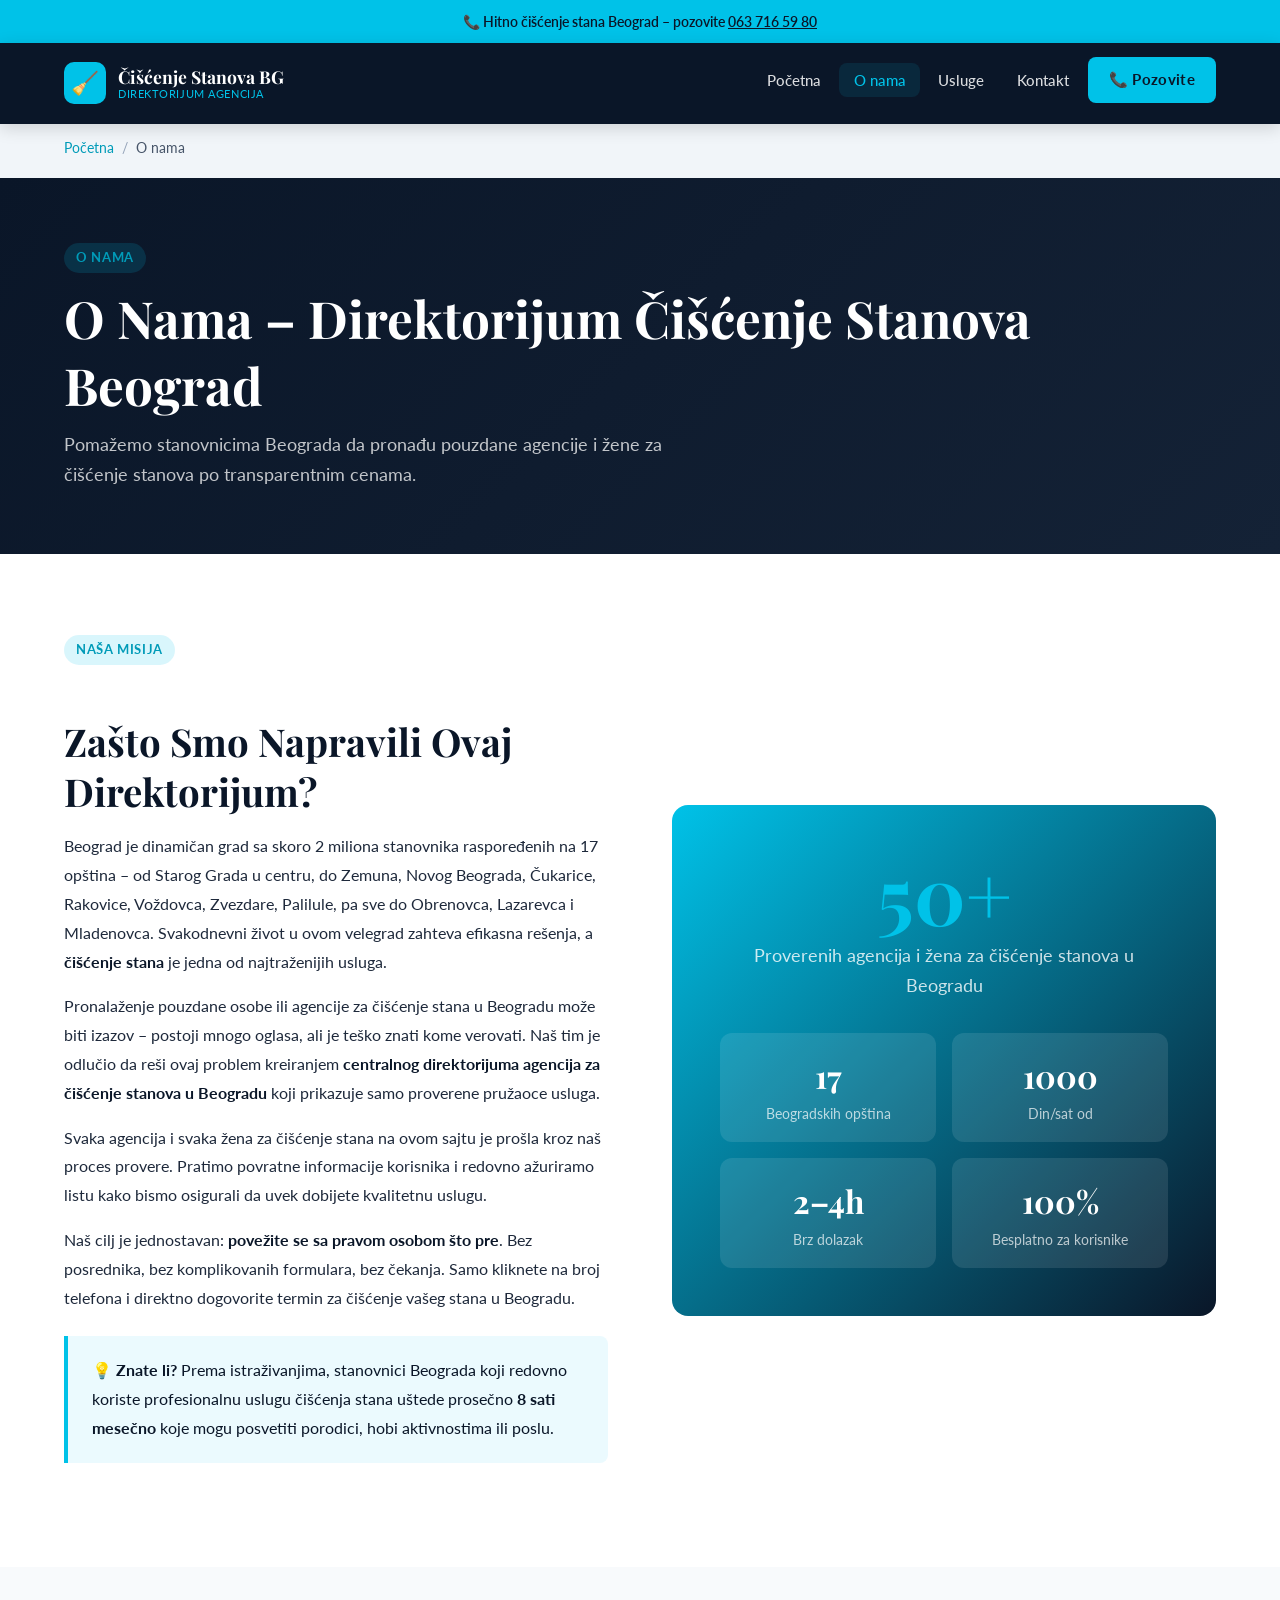
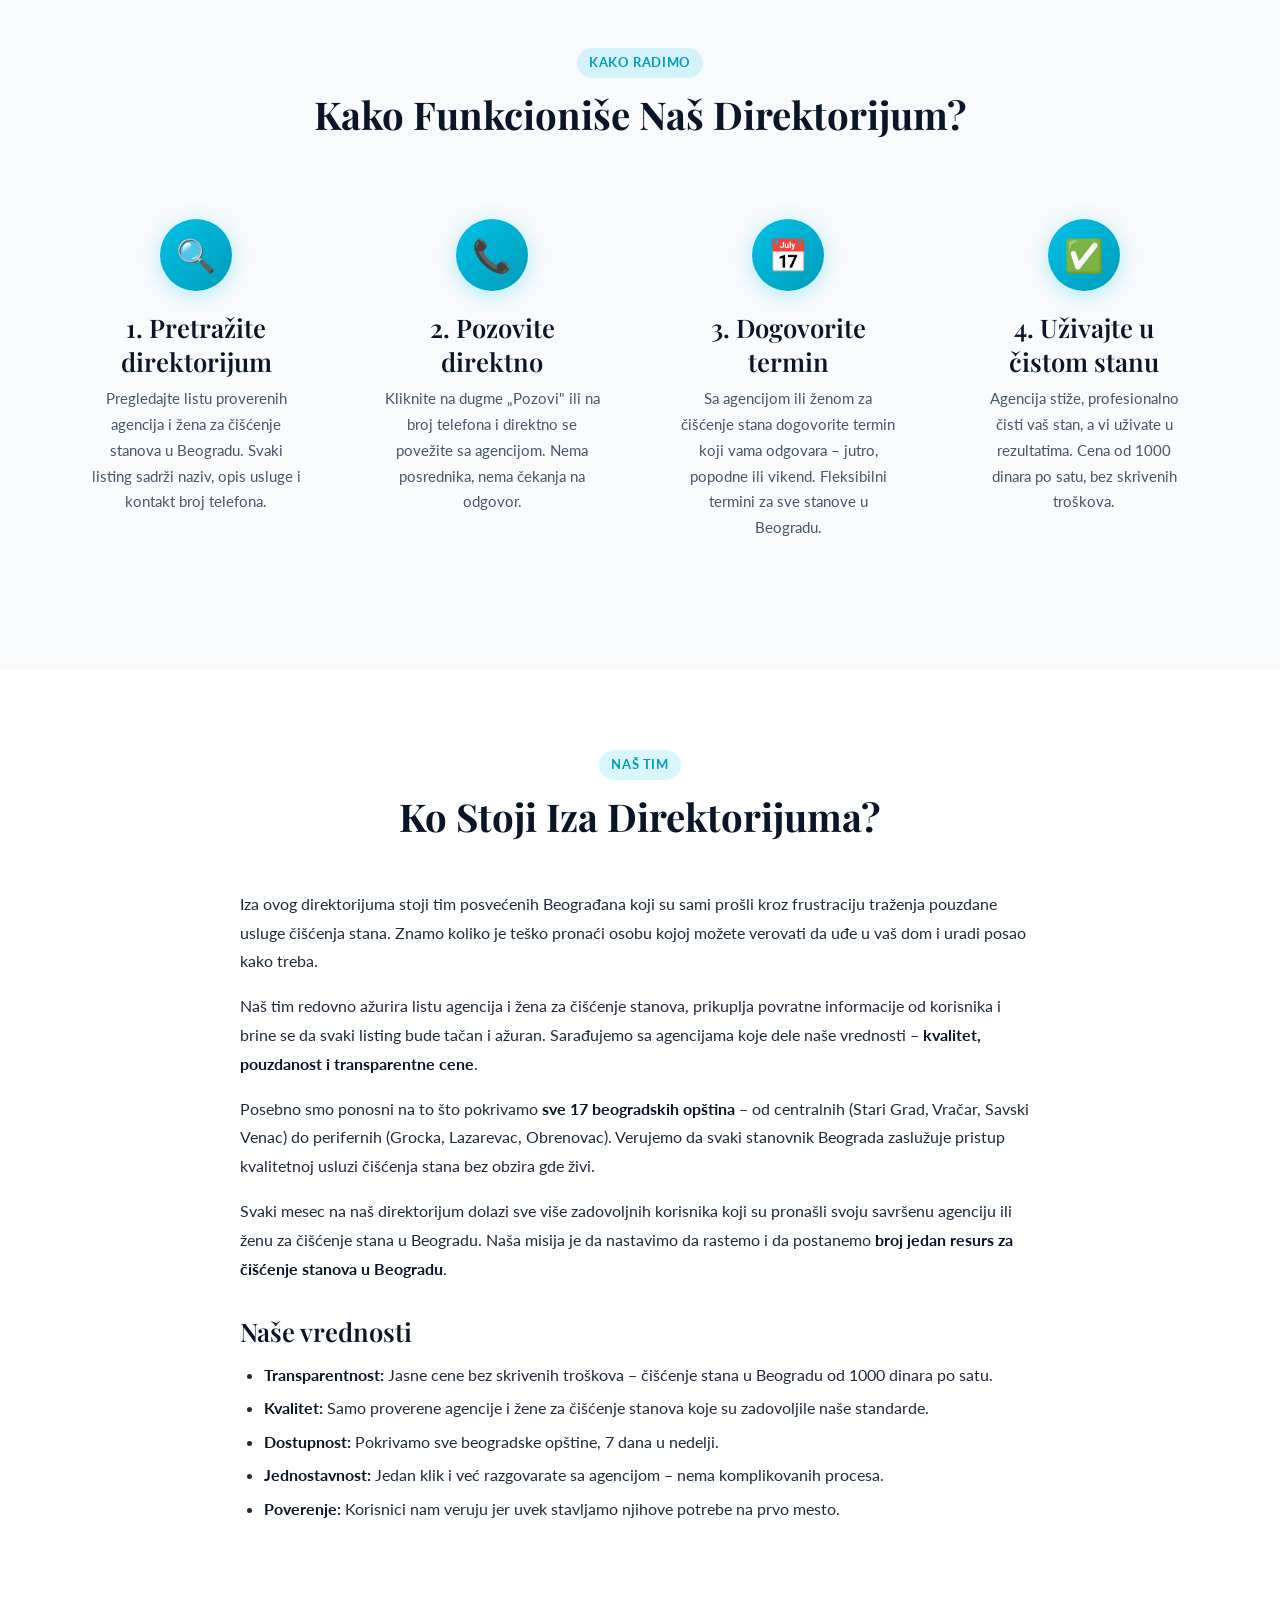
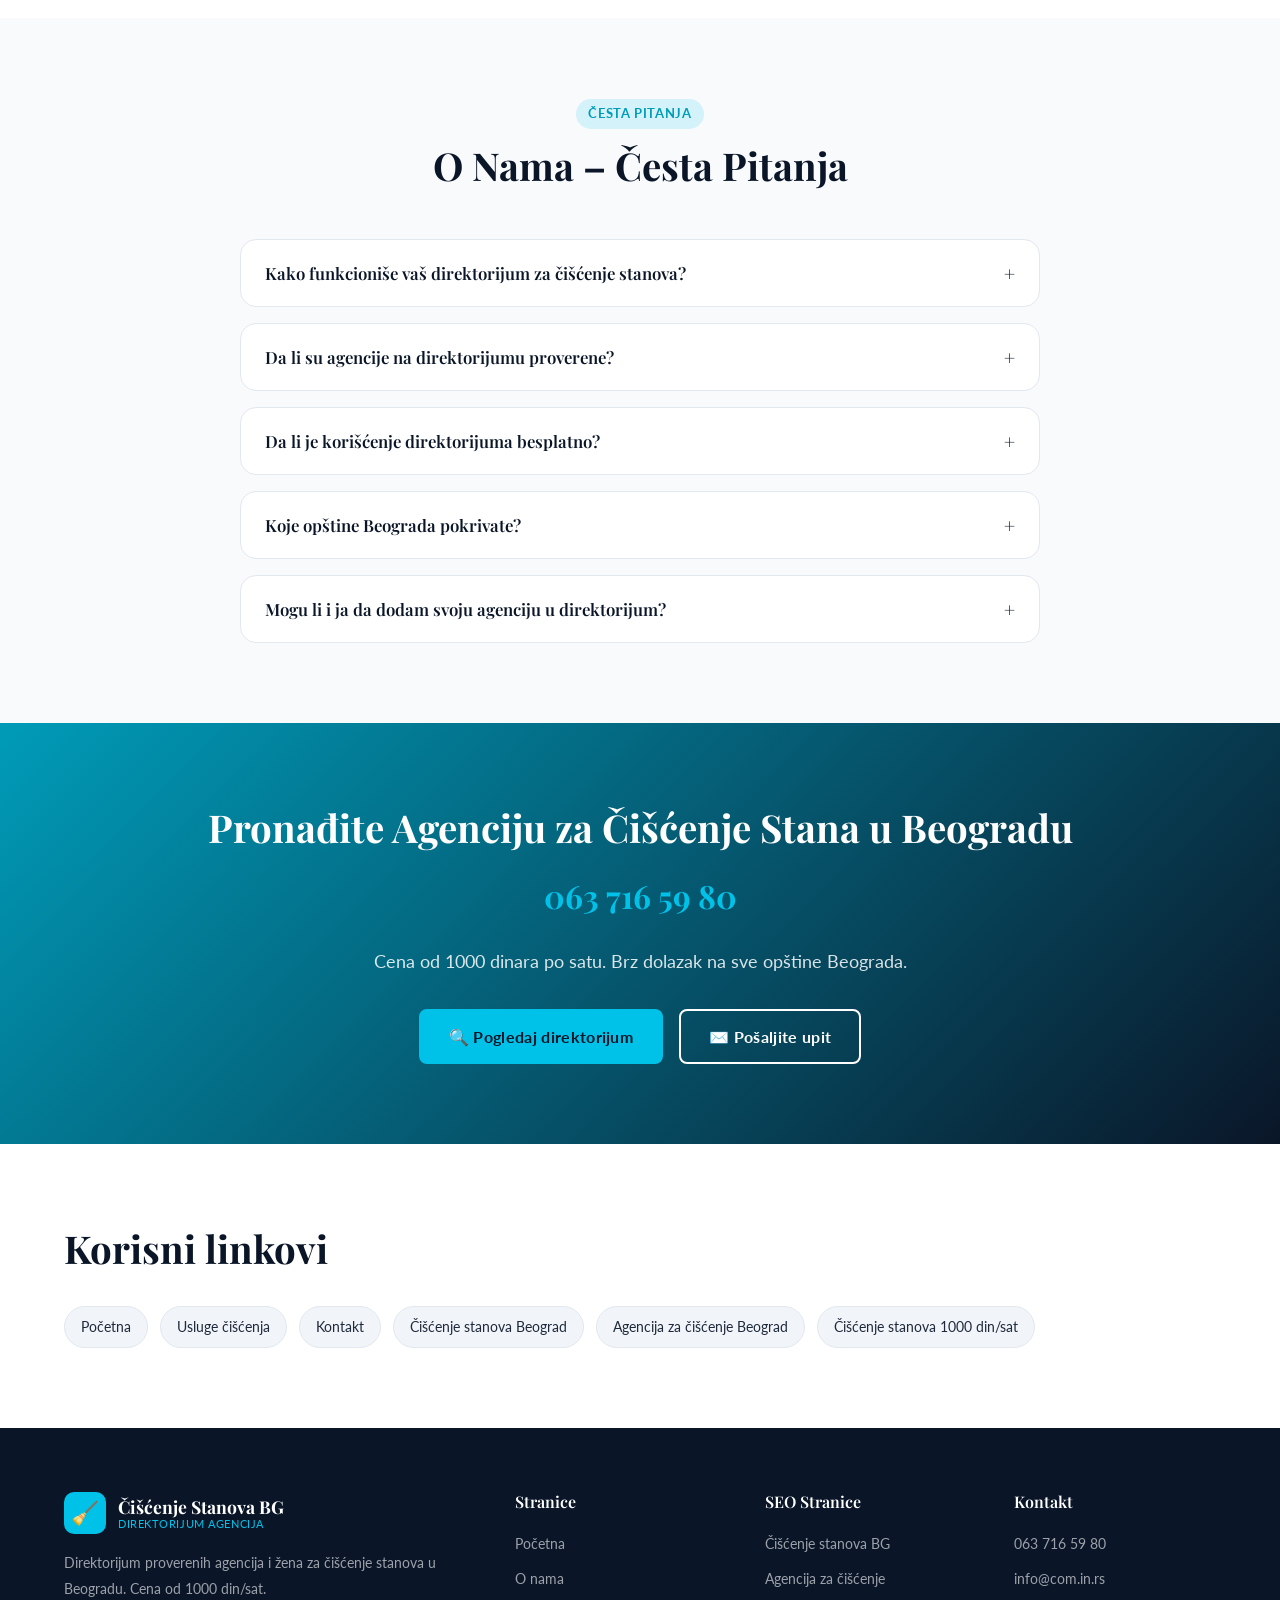
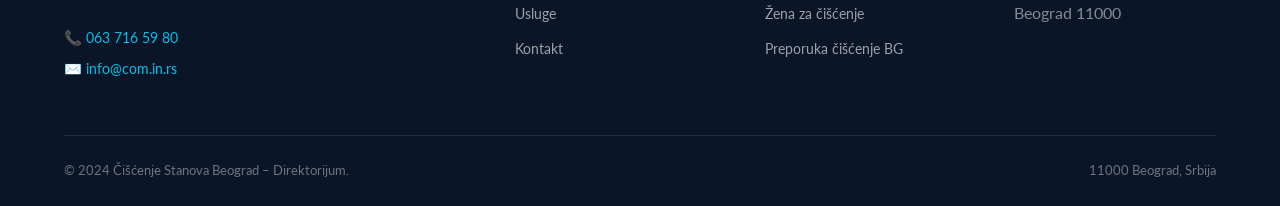
<file: o-nama.html>
<!DOCTYPE html>
<html lang="sr">
<head>
<meta charset="UTF-8">
<meta name="viewport" content="width=device-width, initial-scale=1.0">
<title>O Nama – Čišćenje Stanova Beograd Direktorijum | Agencije za Čišćenje</title>
<meta name="description" content="Saznajte više o našem direktorijumu agencija za čišćenje stanova u Beogradu. Pomažemo vam da pronađete pouzdanu agenciju ili ženu za čišćenje stana po ceni od 1000 din/sat.">
<link rel="canonical" href="https://ciscenje-stanova-cena-po-satu-beograd.com.in.rs/o-nama.html">
<meta property="og:title" content="O Nama – Čišćenje Stanova Beograd Direktorijum">
<meta property="og:description" content="Direktorijum agencija za čišćenje stanova u Beogradu. Cena od 1000 din/sat.">
<meta property="og:url" content="https://ciscenje-stanova-cena-po-satu-beograd.com.in.rs/o-nama.html">
<meta property="og:type" content="website">
<meta name="twitter:card" content="summary_large_image">
<link rel="preconnect" href="https://fonts.googleapis.com">
<link rel="preconnect" href="https://fonts.gstatic.com" crossorigin>
<link href="https://fonts.googleapis.com/css2?family=Playfair+Display:wght@600;700&family=Lato:wght@400;500;700&display=swap" rel="stylesheet">
<link rel="stylesheet" href="style.css">
<link rel="icon" href="favicon.svg" type="image/svg+xml">
<script type="application/ld+json">
{
  "@context":"https://schema.org",
  "@graph":[
    {"@type":"WebPage","@id":"https://ciscenje-stanova-cena-po-satu-beograd.com.in.rs/o-nama.html","url":"https://ciscenje-stanova-cena-po-satu-beograd.com.in.rs/o-nama.html","name":"O Nama – Čišćenje Stanova Beograd Direktorijum","description":"Direktorijum agencija za čišćenje stanova u Beogradu"},
    {"@type":"BreadcrumbList","itemListElement":[{"@type":"ListItem","position":1,"name":"Početna","item":"https://ciscenje-stanova-cena-po-satu-beograd.com.in.rs/"},{"@type":"ListItem","position":2,"name":"O nama","item":"https://ciscenje-stanova-cena-po-satu-beograd.com.in.rs/o-nama.html"}]},
    {"@type":"FAQPage","mainEntity":[
      {"@type":"Question","name":"Kako funkcioniše vaš direktorijum za čišćenje stanova?","acceptedAnswer":{"@type":"Answer","text":"Naš direktorijum prikazuje proverene agencije i žene za čišćenje stanova u Beogradu. Svaki listing ima naziv, telefon i dugme za poziv. Kliknete na 'Pozovi' i direktno dogovorite termin sa agencijom."}},
      {"@type":"Question","name":"Da li su agencije na direktorijumu proverene?","acceptedAnswer":{"@type":"Answer","text":"Da, sve agencije i žene za čišćenje stanova na našem direktorijumu su prošle kroz proces provere. Pratimo povratne informacije korisnika i redovno ažuriramo listu."}},
      {"@type":"Question","name":"Da li je korišćenje direktorijuma besplatno?","acceptedAnswer":{"@type":"Answer","text":"Da, korišćenje našeg direktorijuma za pronalaženje agencija za čišćenje stanova u Beogradu je potpuno besplatno za korisnike."}},
      {"@type":"Question","name":"Koje opštine Beograda pokrivate?","acceptedAnswer":{"@type":"Answer","text":"Pokrivamo sve opštine Beograda – Novi Beograd, Zemun, Voždovac, Rakovicu, Čukaricu, Zvezdaru, Palilulu, Stari Grad, Vračar, Savski Venac, Grocku, Barajevo, Sopot, Lazarevac, Mladenovac, Surčin i Obrenovac."}},
      {"@type":"Question","name":"Kako da kontaktirate agenciju za čišćenje stana?","acceptedAnswer":{"@type":"Answer","text":"Prosto pronađite agenciju u našem direktorijumu i kliknite na dugme 'Pozovi' ili na prikazani broj telefona. Direktno ćete se povezati sa agencijom i dogovoriti termin."}}
    ]}
  ]
}
</script>
</head>
<body>
<div class="notice-bar">📞 Hitno čišćenje stana Beograd – pozovite <a href="tel:+38163716598">063 716 59 80</a></div>
<nav class="nav" role="navigation">
  <div class="nav-inner">
    <a href="index.html" class="nav-logo"><div class="nav-logo-icon">🧹</div><div class="nav-logo-text">Čišćenje Stanova BG<span>Direktorijum agencija</span></div></a>
    <ul class="nav-links">
      <li><a href="index.html">Početna</a></li>
      <li><a href="o-nama.html">O nama</a></li>
      <li><a href="usluge.html">Usluge</a></li>
      <li><a href="kontakt.html">Kontakt</a></li>
      <li><a href="tel:+38163716598" class="nav-cta btn">📞 Pozovite</a></li>
    </ul>
    <button class="nav-burger" aria-label="Otvori meni" aria-expanded="false"><span></span><span></span><span></span></button>
  </div>
</nav>

<div class="breadcrumb"><div class="container"><ol class="breadcrumb-list">
  <li><a href="index.html">Početna</a></li>
  <li>O nama</li>
</ol></div></div>

<section class="page-hero">
  <div class="container">
    <span class="badge">O nama</span>
    <h1>O Nama – Direktorijum Čišćenje Stanova Beograd</h1>
    <p>Pomažemo stanovnicima Beograda da pronađu pouzdane agencije i žene za čišćenje stanova po transparentnim cenama.</p>
  </div>
</section>

<section class="section">
  <div class="container">
    <div class="about-grid">
      <div class="content-text">
        <span class="badge">Naša misija</span>
        <h2>Zašto Smo Napravili Ovaj Direktorijum?</h2>
        <p>Beograd je dinamičan grad sa skoro 2 miliona stanovnika raspoređenih na 17 opština – od Starog Grada u centru, do Zemuna, Novog Beograda, Čukarice, Rakovice, Voždovca, Zvezdare, Palilule, pa sve do Obrenovca, Lazarevca i Mladenovca. Svakodnevni život u ovom velegrad zahteva efikasna rešenja, a <strong>čišćenje stana</strong> je jedna od najtraženijih usluga.</p>
        <p>Pronalaženje pouzdane osobe ili agencije za čišćenje stana u Beogradu može biti izazov – postoji mnogo oglasa, ali je teško znati kome verovati. Naš tim je odlučio da reši ovaj problem kreiranjem <strong>centralnog direktorijuma agencija za čišćenje stanova u Beogradu</strong> koji prikazuje samo proverene pružaoce usluga.</p>
        <p>Svaka agencija i svaka žena za čišćenje stana na ovom sajtu je prošla kroz naš proces provere. Pratimo povratne informacije korisnika i redovno ažuriramo listu kako bismo osigurali da uvek dobijete kvalitetnu uslugu.</p>
        <p>Naš cilj je jednostavan: <strong>povežite se sa pravom osobom što pre</strong>. Bez posrednika, bez komplikovanih formulara, bez čekanja. Samo kliknete na broj telefona i direktno dogovorite termin za čišćenje vašeg stana u Beogradu.</p>
        <div class="highlight-box">
          <p>💡 <strong>Znate li?</strong> Prema istraživanjima, stanovnici Beograda koji redovno koriste profesionalnu uslugu čišćenja stana uštede prosečno <strong>8 sati mesečno</strong> koje mogu posvetiti porodici, hobi aktivnostima ili poslu.</p>
        </div>
      </div>
      <div>
        <div class="about-visual">
          <div class="big-number">50+</div>
          <p style="color:rgba(255,255,255,.8);font-size:1.1rem;margin-top:.5rem">Proverenih agencija i žena za čišćenje stanova u Beogradu</p>
          <div style="margin-top:2rem;display:grid;grid-template-columns:1fr 1fr;gap:1rem">
            <div style="background:rgba(255,255,255,.1);border-radius:12px;padding:1rem;text-align:center">
              <div style="font-size:2rem;font-weight:700;font-family:var(--font-head)">17</div>
              <div style="font-size:.85rem;color:rgba(255,255,255,.7)">Beogradskih opština</div>
            </div>
            <div style="background:rgba(255,255,255,.1);border-radius:12px;padding:1rem;text-align:center">
              <div style="font-size:2rem;font-weight:700;font-family:var(--font-head)">1000</div>
              <div style="font-size:.85rem;color:rgba(255,255,255,.7)">Din/sat od</div>
            </div>
            <div style="background:rgba(255,255,255,.1);border-radius:12px;padding:1rem;text-align:center">
              <div style="font-size:2rem;font-weight:700;font-family:var(--font-head)">2–4h</div>
              <div style="font-size:.85rem;color:rgba(255,255,255,.7)">Brz dolazak</div>
            </div>
            <div style="background:rgba(255,255,255,.1);border-radius:12px;padding:1rem;text-align:center">
              <div style="font-size:2rem;font-weight:700;font-family:var(--font-head)">100%</div>
              <div style="font-size:.85rem;color:rgba(255,255,255,.7)">Besplatno za korisnike</div>
            </div>
          </div>
        </div>
      </div>
    </div>
  </div>
</section>

<section class="section section-alt">
  <div class="container">
    <div class="section-title">
      <span class="badge">Kako radimo</span>
      <h2>Kako Funkcioniše Naš Direktorijum?</h2>
    </div>
    <div class="why-grid">
      <div class="why-card">
        <div class="why-icon">🔍</div>
        <h3>1. Pretražite direktorijum</h3>
        <p>Pregledajte listu proverenih agencija i žena za čišćenje stanova u Beogradu. Svaki listing sadrži naziv, opis usluge i kontakt broj telefona.</p>
      </div>
      <div class="why-card">
        <div class="why-icon">📞</div>
        <h3>2. Pozovite direktno</h3>
        <p>Kliknite na dugme „Pozovi" ili na broj telefona i direktno se povežite sa agencijom. Nema posrednika, nema čekanja na odgovor.</p>
      </div>
      <div class="why-card">
        <div class="why-icon">📅</div>
        <h3>3. Dogovorite termin</h3>
        <p>Sa agencijom ili ženom za čišćenje stana dogovorite termin koji vama odgovara – jutro, popodne ili vikend. Fleksibilni termini za sve stanove u Beogradu.</p>
      </div>
      <div class="why-card">
        <div class="why-icon">✅</div>
        <h3>4. Uživajte u čistom stanu</h3>
        <p>Agencija stiže, profesionalno čisti vaš stan, a vi uživate u rezultatima. Cena od 1000 dinara po satu, bez skrivenih troškova.</p>
      </div>
    </div>
  </div>
</section>

<section class="section">
  <div class="container">
    <div class="section-title">
      <span class="badge">Naš tim</span>
      <h2>Ko Stoji Iza Direktorijuma?</h2>
    </div>
    <div class="content-text" style="max-width:800px;margin:0 auto">
      <p>Iza ovog direktorijuma stoji tim posvećenih Beograđana koji su sami prošli kroz frustraciju traženja pouzdane usluge čišćenja stana. Znamo koliko je teško pronaći osobu kojoj možete verovati da uđe u vaš dom i uradi posao kako treba.</p>
      <p>Naš tim redovno ažurira listu agencija i žena za čišćenje stanova, prikuplja povratne informacije od korisnika i brine se da svaki listing bude tačan i ažuran. Sarađujemo sa agencijama koje dele naše vrednosti – <strong>kvalitet, pouzdanost i transparentne cene</strong>.</p>
      <p>Posebno smo ponosni na to što pokrivamo <strong>sve 17 beogradskih opština</strong> – od centralnih (Stari Grad, Vračar, Savski Venac) do perifernih (Grocka, Lazarevac, Obrenovac). Verujemo da svaki stanovnik Beograda zaslužuje pristup kvalitetnoj usluzi čišćenja stana bez obzira gde živi.</p>
      <p>Svaki mesec na naš direktorijum dolazi sve više zadovoljnih korisnika koji su pronašli svoju savršenu agenciju ili ženu za čišćenje stana u Beogradu. Naša misija je da nastavimo da rastemo i da postanemo <strong>broj jedan resurs za čišćenje stanova u Beogradu</strong>.</p>
      <h3>Naše vrednosti</h3>
      <ul>
        <li><strong>Transparentnost:</strong> Jasne cene bez skrivenih troškova – čišćenje stana u Beogradu od 1000 dinara po satu.</li>
        <li><strong>Kvalitet:</strong> Samo proverene agencije i žene za čišćenje stanova koje su zadovoljile naše standarde.</li>
        <li><strong>Dostupnost:</strong> Pokrivamo sve beogradske opštine, 7 dana u nedelji.</li>
        <li><strong>Jednostavnost:</strong> Jedan klik i već razgovarate sa agencijom – nema komplikovanih procesa.</li>
        <li><strong>Poverenje:</strong> Korisnici nam veruju jer uvek stavljamo njihove potrebe na prvo mesto.</li>
      </ul>
    </div>
  </div>
</section>

<section class="section section-alt">
  <div class="container">
    <div class="section-title"><span class="badge">Česta pitanja</span><h2>O Nama – Česta Pitanja</h2></div>
    <div class="faq-list">
      <div class="faq-item"><button class="faq-q" aria-expanded="false">Kako funkcioniše vaš direktorijum za čišćenje stanova?<span class="faq-icon">+</span></button><div class="faq-a"><div class="faq-a-inner">Naš direktorijum prikazuje proverene agencije i žene za čišćenje stanova u Beogradu. Svaki listing ima naziv, telefon i dugme za poziv. Kliknete na „Pozovi" i direktno dogovorite termin sa agencijom bez posrednika.</div></div></div>
      <div class="faq-item"><button class="faq-q" aria-expanded="false">Da li su agencije na direktorijumu proverene?<span class="faq-icon">+</span></button><div class="faq-a"><div class="faq-a-inner">Da, sve agencije i žene za čišćenje stanova na našem direktorijumu su prošle kroz proces provere. Pratimo povratne informacije korisnika i redovno ažuriramo listu kako bi kvalitet bio zagarantovan.</div></div></div>
      <div class="faq-item"><button class="faq-q" aria-expanded="false">Da li je korišćenje direktorijuma besplatno?<span class="faq-icon">+</span></button><div class="faq-a"><div class="faq-a-inner">Da, korišćenje našeg direktorijuma za pronalaženje agencija za čišćenje stanova u Beogradu je potpuno besplatno za korisnike. Plaćate samo agenciji za izvršenu uslugu – od 1000 dinara po satu.</div></div></div>
      <div class="faq-item"><button class="faq-q" aria-expanded="false">Koje opštine Beograda pokrivate?<span class="faq-icon">+</span></button><div class="faq-a"><div class="faq-a-inner">Pokrivamo sve opštine Beograda – Novi Beograd, Zemun, Voždovac, Rakovicu, Čukaricu, Zvezdaru, Palilulu, Stari Grad, Vračar, Savski Venac, Grocku, Barajevo, Sopot, Lazarevac, Mladenovac, Surčin i Obrenovac.</div></div></div>
      <div class="faq-item"><button class="faq-q" aria-expanded="false">Mogu li i ja da dodam svoju agenciju u direktorijum?<span class="faq-icon">+</span></button><div class="faq-a"><div class="faq-a-inner">Da, ako imate agenciju za čišćenje stanova ili pružate usluge čišćenja u Beogradu, kontaktirajte nas putem emaila info@com.in.rs. Pregledaćemo vašu prijavu i ako ispunjavate naše standarde, dodaćemo vas u direktorijum.</div></div></div>
    </div>
  </div>
</section>

<section class="cta-section">
  <div class="container">
    <h2>Pronađite Agenciju za Čišćenje Stana u Beogradu</h2>
    <span class="cta-phone"><a href="tel:+38163716598">063 716 59 80</a></span>
    <p>Cena od 1000 dinara po satu. Brz dolazak na sve opštine Beograda.</p>
    <div class="cta-actions">
      <a href="index.html#listings" class="btn btn-primary">🔍 Pogledaj direktorijum</a>
      <a href="kontakt.html" class="btn btn-outline">✉️ Pošaljite upit</a>
    </div>
  </div>
</section>

<section class="section"><div class="container">
  <h2 class="mb-2">Korisni linkovi</h2>
  <div class="int-links">
    <a href="index.html" class="int-link">Početna</a>
    <a href="usluge.html" class="int-link">Usluge čišćenja</a>
    <a href="kontakt.html" class="int-link">Kontakt</a>
    <a href="ciscenje-stanova-beograd.html" class="int-link">Čišćenje stanova Beograd</a>
    <a href="agencija-za-ciscenje-beograd.html" class="int-link">Agencija za čišćenje Beograd</a>
    <a href="ciscenje-stanova-cena-po-satu-beograd-1000-dinara.html" class="int-link">Čišćenje stanova 1000 din/sat</a>
  </div>
</div></section>

<footer class="footer"><div class="container">
  <div class="footer-grid">
    <div class="footer-brand">
      <a href="index.html" class="nav-logo"><div class="nav-logo-icon">🧹</div><div class="nav-logo-text" style="color:white">Čišćenje Stanova BG<span>Direktorijum agencija</span></div></a>
      <p class="footer-desc">Direktorijum proverenih agencija i žena za čišćenje stanova u Beogradu. Cena od 1000 din/sat.</p>
      <div class="footer-contact"><a href="tel:+38163716598">📞 063 716 59 80</a><a href="mailto:info@com.in.rs">✉️ info@com.in.rs</a></div>
    </div>
    <div class="footer-col"><h4>Stranice</h4><ul class="footer-links"><li><a href="index.html">Početna</a></li><li><a href="o-nama.html">O nama</a></li><li><a href="usluge.html">Usluge</a></li><li><a href="kontakt.html">Kontakt</a></li></ul></div>
    <div class="footer-col"><h4>SEO Stranice</h4><ul class="footer-links"><li><a href="ciscenje-stanova-beograd.html">Čišćenje stanova BG</a></li><li><a href="agencija-za-ciscenje-beograd.html">Agencija za čišćenje</a></li><li><a href="preporuka-za-zenu-za-ciscenje-stana.html">Žena za čišćenje</a></li><li><a href="ciscenje-stanova-beograd-preporuka.html">Preporuka čišćenje BG</a></li></ul></div>
    <div class="footer-col"><h4>Kontakt</h4><ul class="footer-links"><li><a href="tel:+38163716598">063 716 59 80</a></li><li><a href="mailto:info@com.in.rs">info@com.in.rs</a></li><li><span style="color:rgba(255,255,255,.5)">Beograd 11000</span></li></ul></div>
  </div>
  <div class="footer-bottom"><span>© 2024 Čišćenje Stanova Beograd – Direktorijum.</span><span>11000 Beograd, Srbija</span></div>
</div></footer>
<script src="script.js"></script>
</body>
</html>
</file>
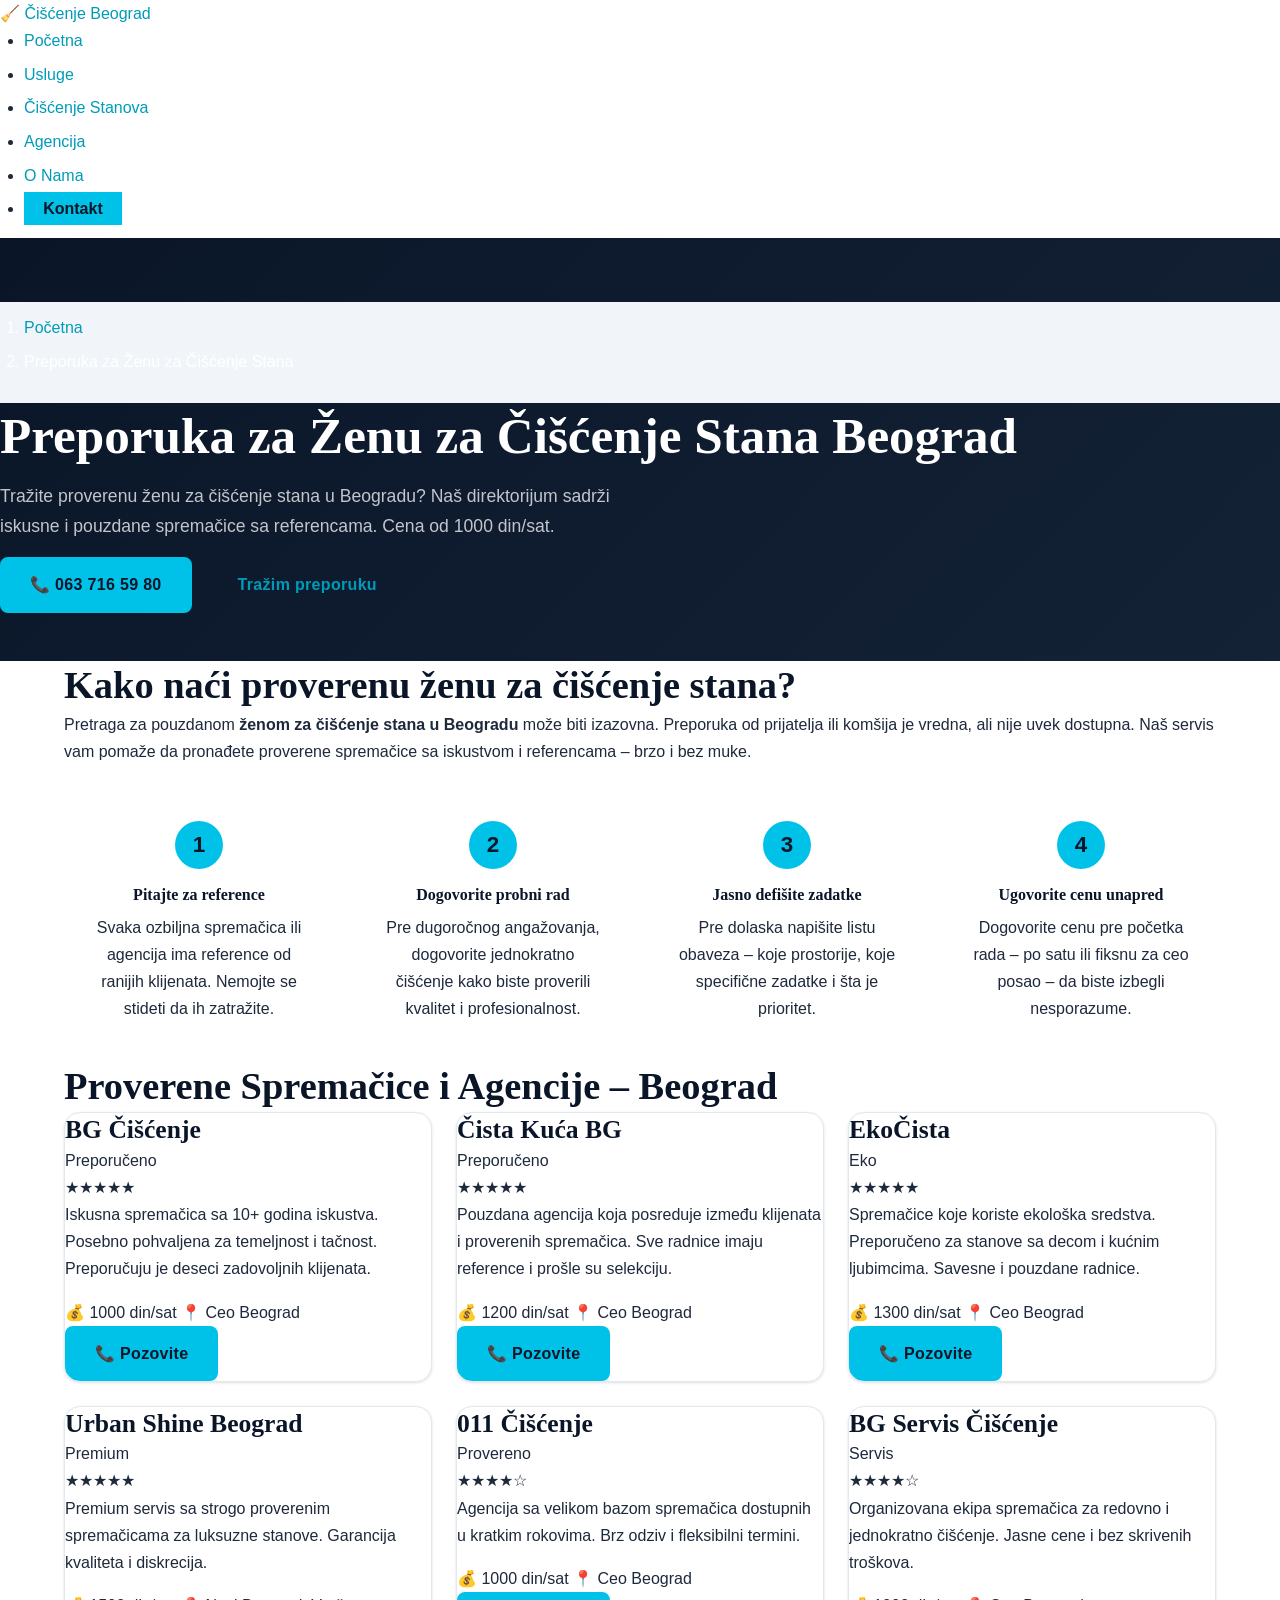
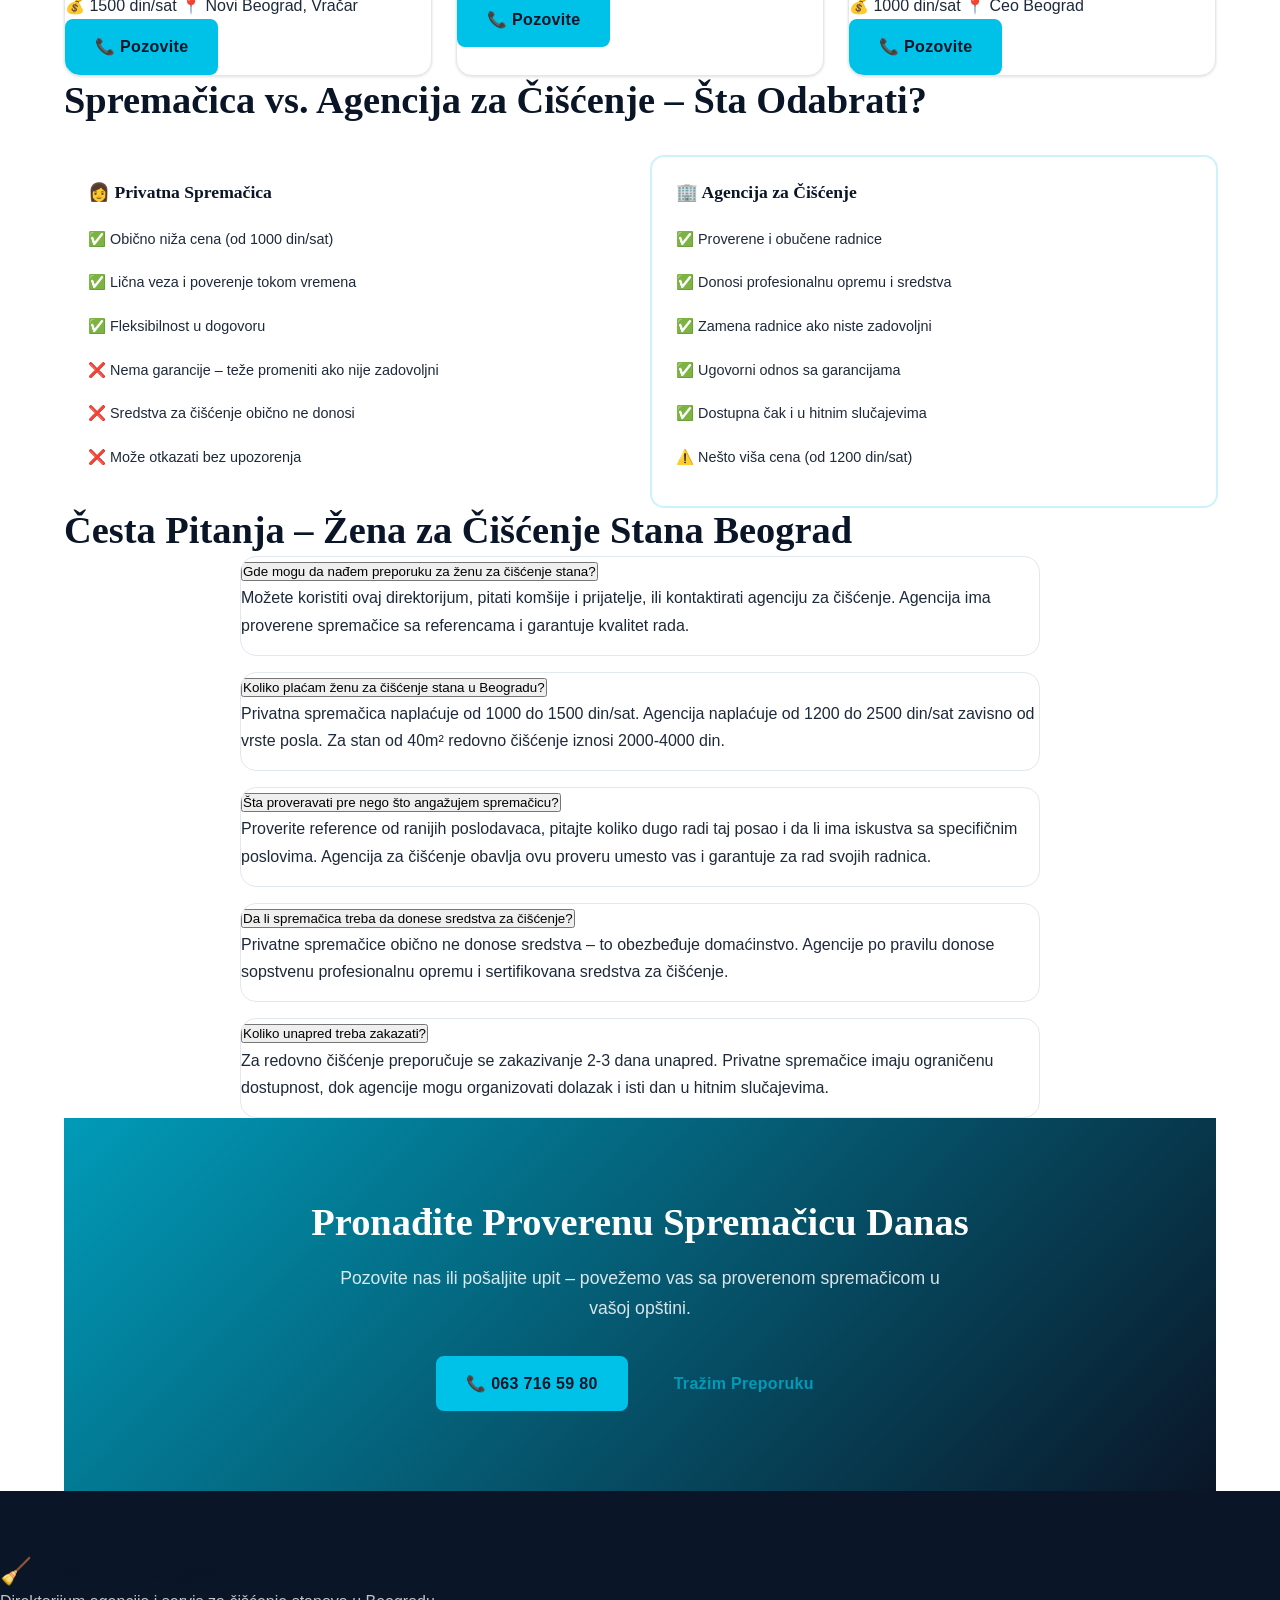
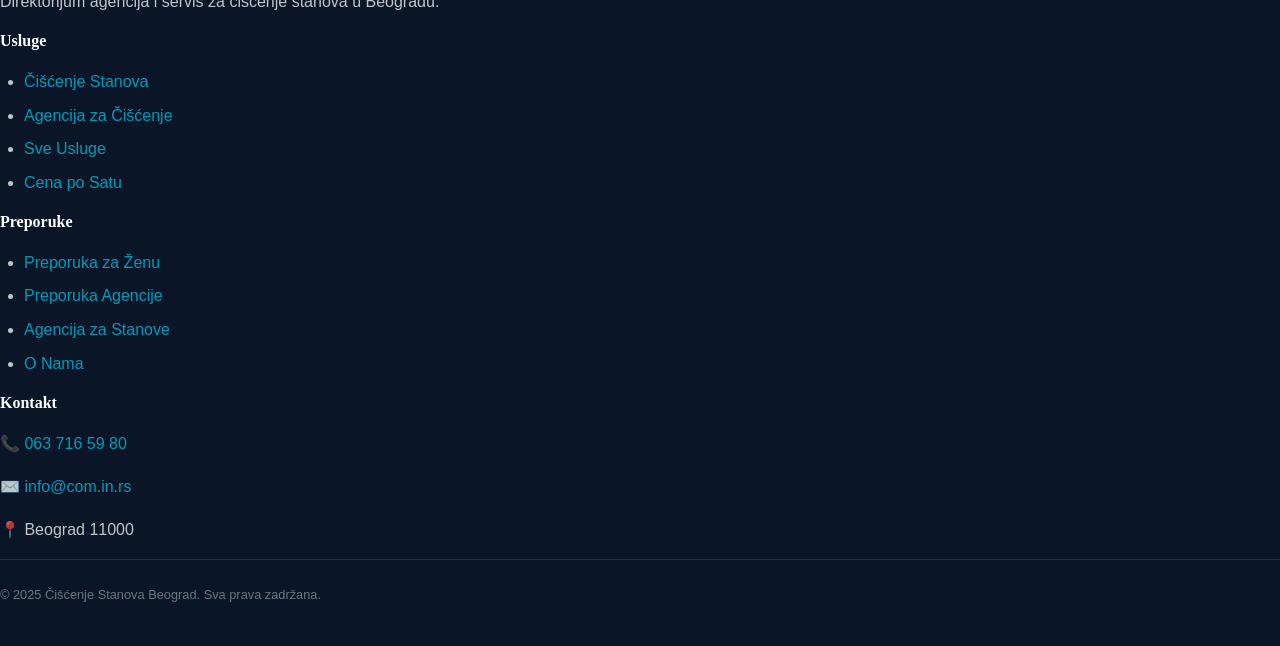
<file: preporuka-za-zenu-za-ciscenje-stana.html>
<!DOCTYPE html>
<html lang="sr">
<head>
<meta charset="UTF-8">
<meta name="viewport" content="width=device-width, initial-scale=1.0">
<title>Preporuka za Ženu za Čišćenje Stana Beograd | Proverene Spremačice 2025</title>
<meta name="description" content="Preporuka za ženu za čišćenje stana u Beogradu. Proverene spremačice sa referencama – čišćenje stanova od 1000 din/sat. Pozovite 063 716 59 80.">
<link rel="canonical" href="https://ciscenje-stanova-cena-po-satu-beograd.com.in.rs/preporuka-za-zenu-za-ciscenje-stana.html">
<meta property="og:title" content="Preporuka za Ženu za Čišćenje Stana Beograd">
<meta property="og:description" content="Proverene spremačice sa referencama u Beogradu. Čišćenje stanova od 1000 din/sat.">
<meta property="og:url" content="https://ciscenje-stanova-cena-po-satu-beograd.com.in.rs/preporuka-za-zenu-za-ciscenje-stana.html">
<meta property="og:type" content="website">
<meta name="twitter:card" content="summary_large_image">
<link rel="stylesheet" href="style.css">
<link rel="icon" href="favicon.svg" type="image/svg+xml">
<script type="application/ld+json">
{
  "@context": "https://schema.org",
  "@graph": [
    {
      "@type": "WebPage",
      "@id": "https://ciscenje-stanova-cena-po-satu-beograd.com.in.rs/preporuka-za-zenu-za-ciscenje-stana.html",
      "url": "https://ciscenje-stanova-cena-po-satu-beograd.com.in.rs/preporuka-za-zenu-za-ciscenje-stana.html",
      "name": "Preporuka za Ženu za Čišćenje Stana Beograd",
      "inLanguage": "sr"
    },
    {
      "@type": "LocalBusiness",
      "name": "Čišćenje Stanova Beograd",
      "telephone": "+38163716598",
      "email": "info@com.in.rs",
      "address": {
        "@type": "PostalAddress",
        "addressLocality": "Beograd",
        "postalCode": "11000",
        "addressCountry": "RS"
      },
      "priceRange": "1000-2500 RSD/sat"
    },
    {
      "@type": "BreadcrumbList",
      "itemListElement": [
        {"@type": "ListItem", "position": 1, "name": "Početna", "item": "https://ciscenje-stanova-cena-po-satu-beograd.com.in.rs/"},
        {"@type": "ListItem", "position": 2, "name": "Preporuka za Ženu za Čišćenje Stana", "item": "https://ciscenje-stanova-cena-po-satu-beograd.com.in.rs/preporuka-za-zenu-za-ciscenje-stana.html"}
      ]
    },
    {
      "@type": "FAQPage",
      "mainEntity": [
        {
          "@type": "Question",
          "name": "Gde mogu da nađem preporuku za ženu za čišćenje stana u Beogradu?",
          "acceptedAnswer": {"@type": "Answer", "text": "Možete koristiti ovaj direktorijum, pitati komšije i prijatelje, ili kontaktirati agenciju za čišćenje. Agencija ima proverene spremačice sa referencama i garantuje kvalitet rada."}
        },
        {
          "@type": "Question",
          "name": "Koliko plaćam ženu za čišćenje stana?",
          "acceptedAnswer": {"@type": "Answer", "text": "Spremačica naplaćuje od 1000 do 2000 din/sat. Za stan od 40m² redovno čišćenje iznosi 2000-4000 din. Agencije su nešto skuplje ali pružaju veće garancije."}
        },
        {
          "@type": "Question",
          "name": "Šta proveravati pre nego što angažujem spremačicu?",
          "acceptedAnswer": {"@type": "Answer", "text": "Proverite reference od ranijih poslodavaca, pitajte koliko dugo radi taj posao i da li ima iskustva sa specifičnim poslovima koji su vam važni. Agencija obavlja ovu proveru umesto vas."}
        },
        {
          "@type": "Question",
          "name": "Da li spremačica treba da donese sredstva za čišćenje?",
          "acceptedAnswer": {"@type": "Answer", "text": "Privatne spremačice obično ne donose sredstva – to obezbeđuje domaćinstvo. Agencije po pravilu donose sopstvenu opremu i sredstva."}
        },
        {
          "@type": "Question",
          "name": "Kako da znam da li je spremačica pouzdana?",
          "acceptedAnswer": {"@type": "Answer", "text": "Tražite preporuke od poznanika, proverite reference ili koristite agenciju koja vrši selekciju i odgovara za rad svojih radnica. Naš direktorijum sadrži proverene kontakte."}
        }
      ]
    }
  ]
}
</script>
</head>
<body>
<nav class="navbar">
  <div class="nav-container">
    <a href="index.html" class="nav-logo">🧹 Čišćenje Beograd</a>
    <button class="nav-burger" aria-label="Meni">&#9776;</button>
    <ul class="nav-menu">
      <li><a href="index.html">Početna</a></li>
      <li><a href="usluge.html">Usluge</a></li>
      <li><a href="ciscenje-stanova-beograd.html">Čišćenje Stanova</a></li>
      <li><a href="agencija-za-ciscenje-beograd.html">Agencija</a></li>
      <li><a href="o-nama.html">O Nama</a></li>
      <li><a href="kontakt.html" class="nav-cta">Kontakt</a></li>
    </ul>
  </div>
</nav>

<section class="page-hero">
  <div class="hero-content">
    <nav class="breadcrumb" aria-label="Breadcrumb">
      <ol>
        <li><a href="index.html">Početna</a></li>
        <li aria-current="page">Preporuka za Ženu za Čišćenje Stana</li>
      </ol>
    </nav>
    <h1>Preporuka za Ženu za Čišćenje Stana Beograd</h1>
    <p class="hero-subtitle">Tražite proverenu ženu za čišćenje stana u Beogradu? Naš direktorijum sadrži iskusne i pouzdane spremačice sa referencama. Cena od 1000 din/sat.</p>
    <div class="hero-actions">
      <a href="tel:+38163716598" class="btn btn-primary">📞 063 716 59 80</a>
      <a href="kontakt.html" class="btn btn-secondary">Tražim preporuku</a>
    </div>
  </div>
</section>

<main>
  <div class="container">

    <section class="content-section fade-in">
      <h2>Kako naći proverenu ženu za čišćenje stana?</h2>
      <p>Pretraga za pouzdanom <strong>ženom za čišćenje stana u Beogradu</strong> može biti izazovna. Preporuka od prijatelja ili komšija je vredna, ali nije uvek dostupna. Naš servis vam pomaže da pronađete proverene spremačice sa iskustvom i referencama – brzo i bez muke.</p>
      <div class="tips-grid">
        <div class="tip-card">
          <span class="tip-num">1</span>
          <h3>Pitajte za reference</h3>
          <p>Svaka ozbiljna spremačica ili agencija ima reference od ranijih klijenata. Nemojte se stideti da ih zatražite.</p>
        </div>
        <div class="tip-card">
          <span class="tip-num">2</span>
          <h3>Dogovorite probni rad</h3>
          <p>Pre dugoročnog angažovanja, dogovorite jednokratno čišćenje kako biste proverili kvalitet i profesionalnost.</p>
        </div>
        <div class="tip-card">
          <span class="tip-num">3</span>
          <h3>Jasno defišite zadatke</h3>
          <p>Pre dolaska napišite listu obaveza – koje prostorije, koje specifične zadatke i šta je prioritet.</p>
        </div>
        <div class="tip-card">
          <span class="tip-num">4</span>
          <h3>Ugovorite cenu unapred</h3>
          <p>Dogovorite cenu pre početka rada – po satu ili fiksnu za ceo posao – da biste izbegli nesporazume.</p>
        </div>
      </div>
    </section>

    <section class="listings-section fade-in">
      <h2>Proverene Spremačice i Agencije – Beograd</h2>
      <div class="listings-grid">
        <div class="listing-card">
          <div class="listing-header">
            <h3>BG Čišćenje</h3>
            <span class="listing-badge">Preporučeno</span>
          </div>
          <div class="listing-stars">★★★★★</div>
          <p>Iskusna spremačica sa 10+ godina iskustva. Posebno pohvaljena za temeljnost i tačnost. Preporučuju je deseci zadovoljnih klijenata.</p>
          <div class="listing-details">
            <span>💰 1000 din/sat</span>
            <span>📍 Ceo Beograd</span>
          </div>
          <a href="tel:+38163716598" class="btn btn-primary btn-full">📞 Pozovite</a>
        </div>
        <div class="listing-card">
          <div class="listing-header">
            <h3>Čista Kuća BG</h3>
            <span class="listing-badge">Preporučeno</span>
          </div>
          <div class="listing-stars">★★★★★</div>
          <p>Pouzdana agencija koja posreduje između klijenata i proverenih spremačica. Sve radnice imaju reference i prošle su selekciju.</p>
          <div class="listing-details">
            <span>💰 1200 din/sat</span>
            <span>📍 Ceo Beograd</span>
          </div>
          <a href="tel:+38163716598" class="btn btn-primary btn-full">📞 Pozovite</a>
        </div>
        <div class="listing-card">
          <div class="listing-header">
            <h3>EkoČista</h3>
            <span class="listing-badge">Eko</span>
          </div>
          <div class="listing-stars">★★★★★</div>
          <p>Spremačice koje koriste ekološka sredstva. Preporučeno za stanove sa decom i kućnim ljubimcima. Savesne i pouzdane radnice.</p>
          <div class="listing-details">
            <span>💰 1300 din/sat</span>
            <span>📍 Ceo Beograd</span>
          </div>
          <a href="tel:+38163716598" class="btn btn-primary btn-full">📞 Pozovite</a>
        </div>
        <div class="listing-card">
          <div class="listing-header">
            <h3>Urban Shine Beograd</h3>
            <span class="listing-badge">Premium</span>
          </div>
          <div class="listing-stars">★★★★★</div>
          <p>Premium servis sa strogo proverenim spremačicama za luksuzne stanove. Garancija kvaliteta i diskrecija.</p>
          <div class="listing-details">
            <span>💰 1500 din/sat</span>
            <span>📍 Novi Beograd, Vračar</span>
          </div>
          <a href="tel:+38163716598" class="btn btn-primary btn-full">📞 Pozovite</a>
        </div>
        <div class="listing-card">
          <div class="listing-header">
            <h3>011 Čišćenje</h3>
            <span class="listing-badge">Provereno</span>
          </div>
          <div class="listing-stars">★★★★☆</div>
          <p>Agencija sa velikom bazom spremačica dostupnih u kratkim rokovima. Brz odziv i fleksibilni termini.</p>
          <div class="listing-details">
            <span>💰 1000 din/sat</span>
            <span>📍 Ceo Beograd</span>
          </div>
          <a href="tel:+38163716598" class="btn btn-primary btn-full">📞 Pozovite</a>
        </div>
        <div class="listing-card">
          <div class="listing-header">
            <h3>BG Servis Čišćenje</h3>
            <span class="listing-badge">Servis</span>
          </div>
          <div class="listing-stars">★★★★☆</div>
          <p>Organizovana ekipa spremačica za redovno i jednokratno čišćenje. Jasne cene i bez skrivenih troškova.</p>
          <div class="listing-details">
            <span>💰 1000 din/sat</span>
            <span>📍 Ceo Beograd</span>
          </div>
          <a href="tel:+38163716598" class="btn btn-primary btn-full">📞 Pozovite</a>
        </div>
      </div>
    </section>

    <section class="info-section fade-in">
      <h2>Spremačica vs. Agencija za Čišćenje – Šta Odabrati?</h2>
      <div class="comparison-grid">
        <div class="comparison-card">
          <h3>👩 Privatna Spremačica</h3>
          <ul class="check-list">
            <li>✅ Obično niža cena (od 1000 din/sat)</li>
            <li>✅ Lična veza i poverenje tokom vremena</li>
            <li>✅ Fleksibilnost u dogovoru</li>
            <li>❌ Nema garancije – teže promeniti ako nije zadovoljni</li>
            <li>❌ Sredstva za čišćenje obično ne donosi</li>
            <li>❌ Može otkazati bez upozorenja</li>
          </ul>
        </div>
        <div class="comparison-card highlight-card">
          <h3>🏢 Agencija za Čišćenje</h3>
          <ul class="check-list">
            <li>✅ Proverene i obučene radnice</li>
            <li>✅ Donosi profesionalnu opremu i sredstva</li>
            <li>✅ Zamena radnice ako niste zadovoljni</li>
            <li>✅ Ugovorni odnos sa garancijama</li>
            <li>✅ Dostupna čak i u hitnim slučajevima</li>
            <li>⚠️ Nešto viša cena (od 1200 din/sat)</li>
          </ul>
        </div>
      </div>
    </section>

    <section class="faq-section fade-in">
      <h2>Česta Pitanja – Žena za Čišćenje Stana Beograd</h2>
      <div class="faq-list">
        <div class="faq-item">
          <button class="faq-question">Gde mogu da nađem preporuku za ženu za čišćenje stana?</button>
          <div class="faq-answer"><p>Možete koristiti ovaj direktorijum, pitati komšije i prijatelje, ili kontaktirati agenciju za čišćenje. Agencija ima proverene spremačice sa referencama i garantuje kvalitet rada.</p></div>
        </div>
        <div class="faq-item">
          <button class="faq-question">Koliko plaćam ženu za čišćenje stana u Beogradu?</button>
          <div class="faq-answer"><p>Privatna spremačica naplaćuje od 1000 do 1500 din/sat. Agencija naplaćuje od 1200 do 2500 din/sat zavisno od vrste posla. Za stan od 40m² redovno čišćenje iznosi 2000-4000 din.</p></div>
        </div>
        <div class="faq-item">
          <button class="faq-question">Šta proveravati pre nego što angažujem spremačicu?</button>
          <div class="faq-answer"><p>Proverite reference od ranijih poslodavaca, pitajte koliko dugo radi taj posao i da li ima iskustva sa specifičnim poslovima. Agencija za čišćenje obavlja ovu proveru umesto vas i garantuje za rad svojih radnica.</p></div>
        </div>
        <div class="faq-item">
          <button class="faq-question">Da li spremačica treba da donese sredstva za čišćenje?</button>
          <div class="faq-answer"><p>Privatne spremačice obično ne donose sredstva – to obezbeđuje domaćinstvo. Agencije po pravilu donose sopstvenu profesionalnu opremu i sertifikovana sredstva za čišćenje.</p></div>
        </div>
        <div class="faq-item">
          <button class="faq-question">Koliko unapred treba zakazati?</button>
          <div class="faq-answer"><p>Za redovno čišćenje preporučuje se zakazivanje 2-3 dana unapred. Privatne spremačice imaju ograničenu dostupnost, dok agencije mogu organizovati dolazak i isti dan u hitnim slučajevima.</p></div>
        </div>
      </div>
    </section>

    <section class="cta-section fade-in">
      <div class="cta-box">
        <h2>Pronađite Proverenu Spremačicu Danas</h2>
        <p>Pozovite nas ili pošaljite upit – povežemo vas sa proverenom spremačicom u vašoj opštini.</p>
        <div class="cta-actions">
          <a href="tel:+38163716598" class="btn btn-primary btn-large">📞 063 716 59 80</a>
          <a href="kontakt.html" class="btn btn-secondary btn-large">Tražim Preporuku</a>
        </div>
      </div>
    </section>

  </div>
</main>

<footer class="footer">
  <div class="footer-container">
    <div class="footer-col">
      <h3>🧹 Čišćenje Beograd</h3>
      <p>Direktorijum agencija i servis za čišćenje stanova u Beogradu.</p>
    </div>
    <div class="footer-col">
      <h4>Usluge</h4>
      <ul>
        <li><a href="ciscenje-stanova-beograd.html">Čišćenje Stanova</a></li>
        <li><a href="agencija-za-ciscenje-beograd.html">Agencija za Čišćenje</a></li>
        <li><a href="usluge.html">Sve Usluge</a></li>
        <li><a href="ciscenje-stanova-cena-po-satu-beograd-1000-dinara.html">Cena po Satu</a></li>
      </ul>
    </div>
    <div class="footer-col">
      <h4>Preporuke</h4>
      <ul>
        <li><a href="preporuka-za-zenu-za-ciscenje-stana.html">Preporuka za Ženu</a></li>
        <li><a href="ciscenje-stanova-beograd-preporuka.html">Preporuka Agencije</a></li>
        <li><a href="agencija-za-ciscenje-stanova-beograd.html">Agencija za Stanove</a></li>
        <li><a href="o-nama.html">O Nama</a></li>
      </ul>
    </div>
    <div class="footer-col">
      <h4>Kontakt</h4>
      <p>📞 <a href="tel:+38163716598">063 716 59 80</a></p>
      <p>✉️ <a href="mailto:info@com.in.rs">info@com.in.rs</a></p>
      <p>📍 Beograd 11000</p>
    </div>
  </div>
  <div class="footer-bottom">
    <p>&copy; 2025 Čišćenje Stanova Beograd. Sva prava zadržana.</p>
  </div>
</footer>
<script src="script.js"></script>
</body>
</html>
</file>
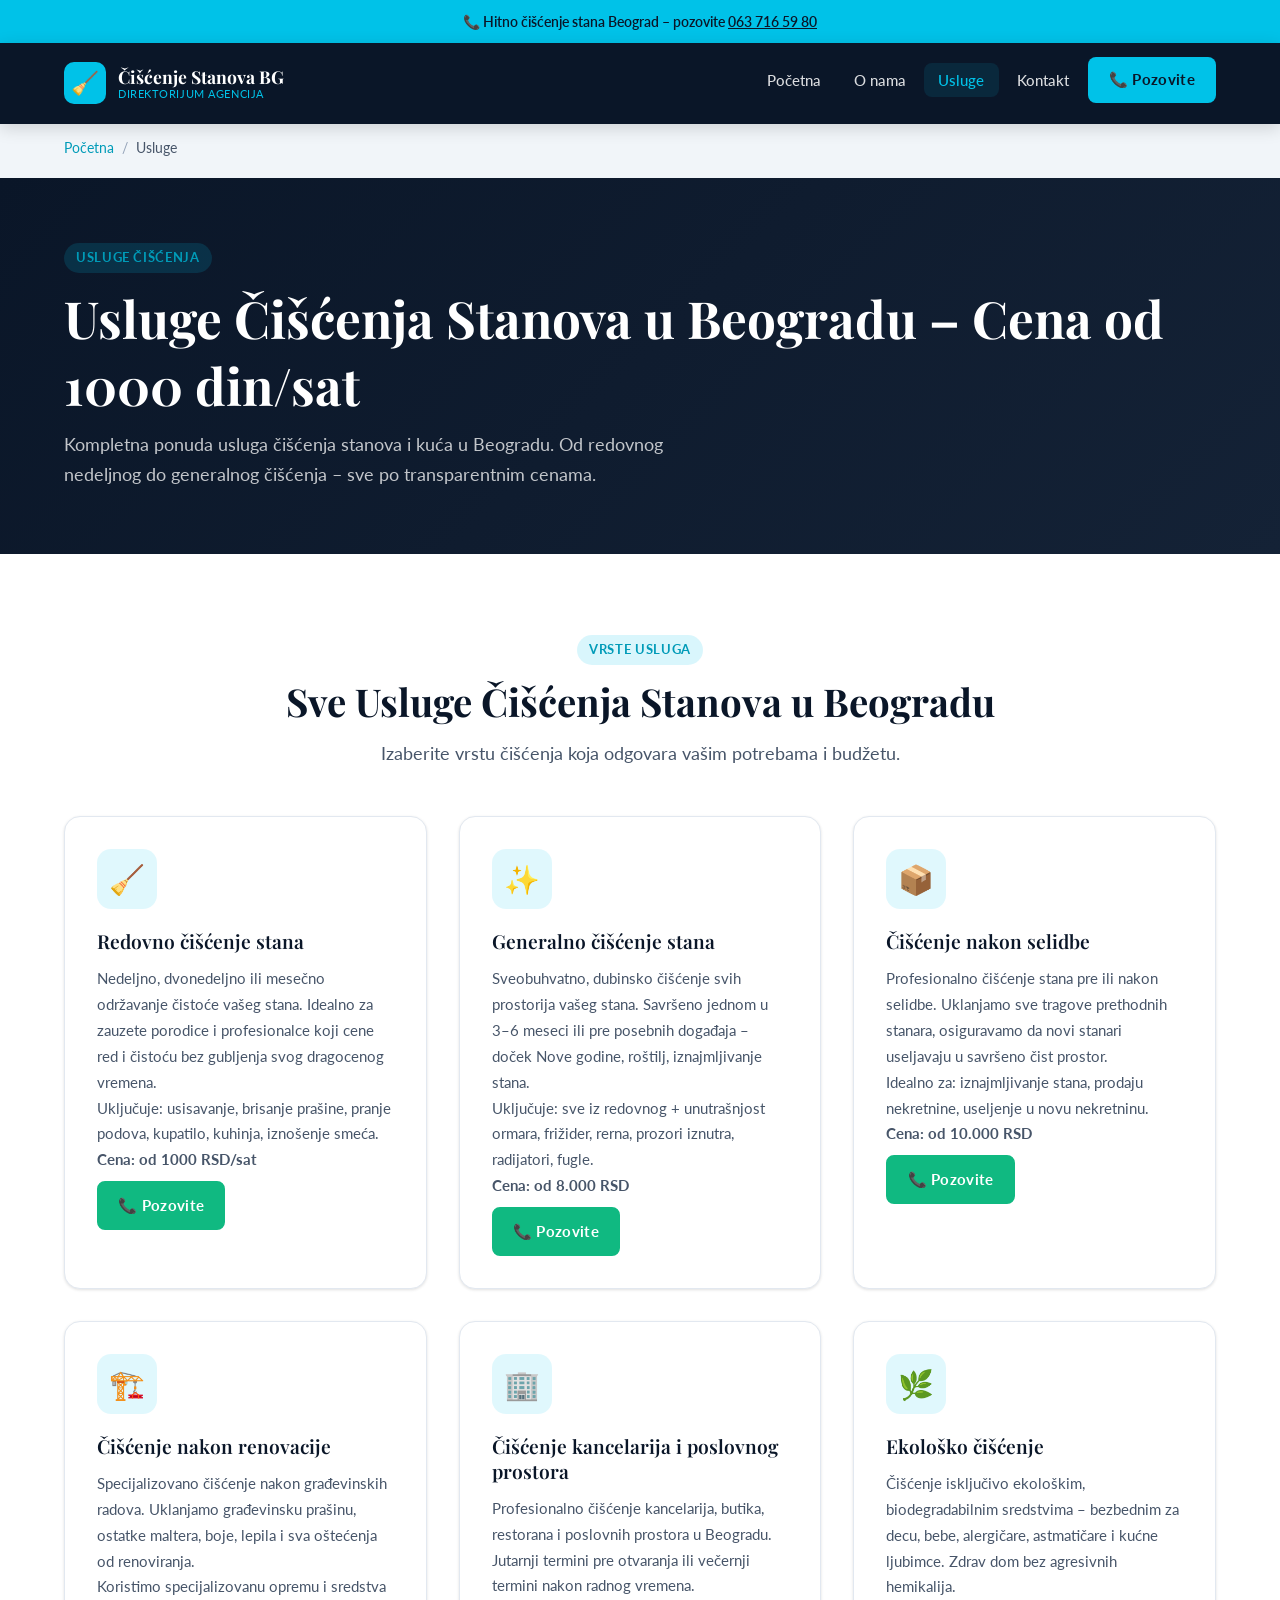
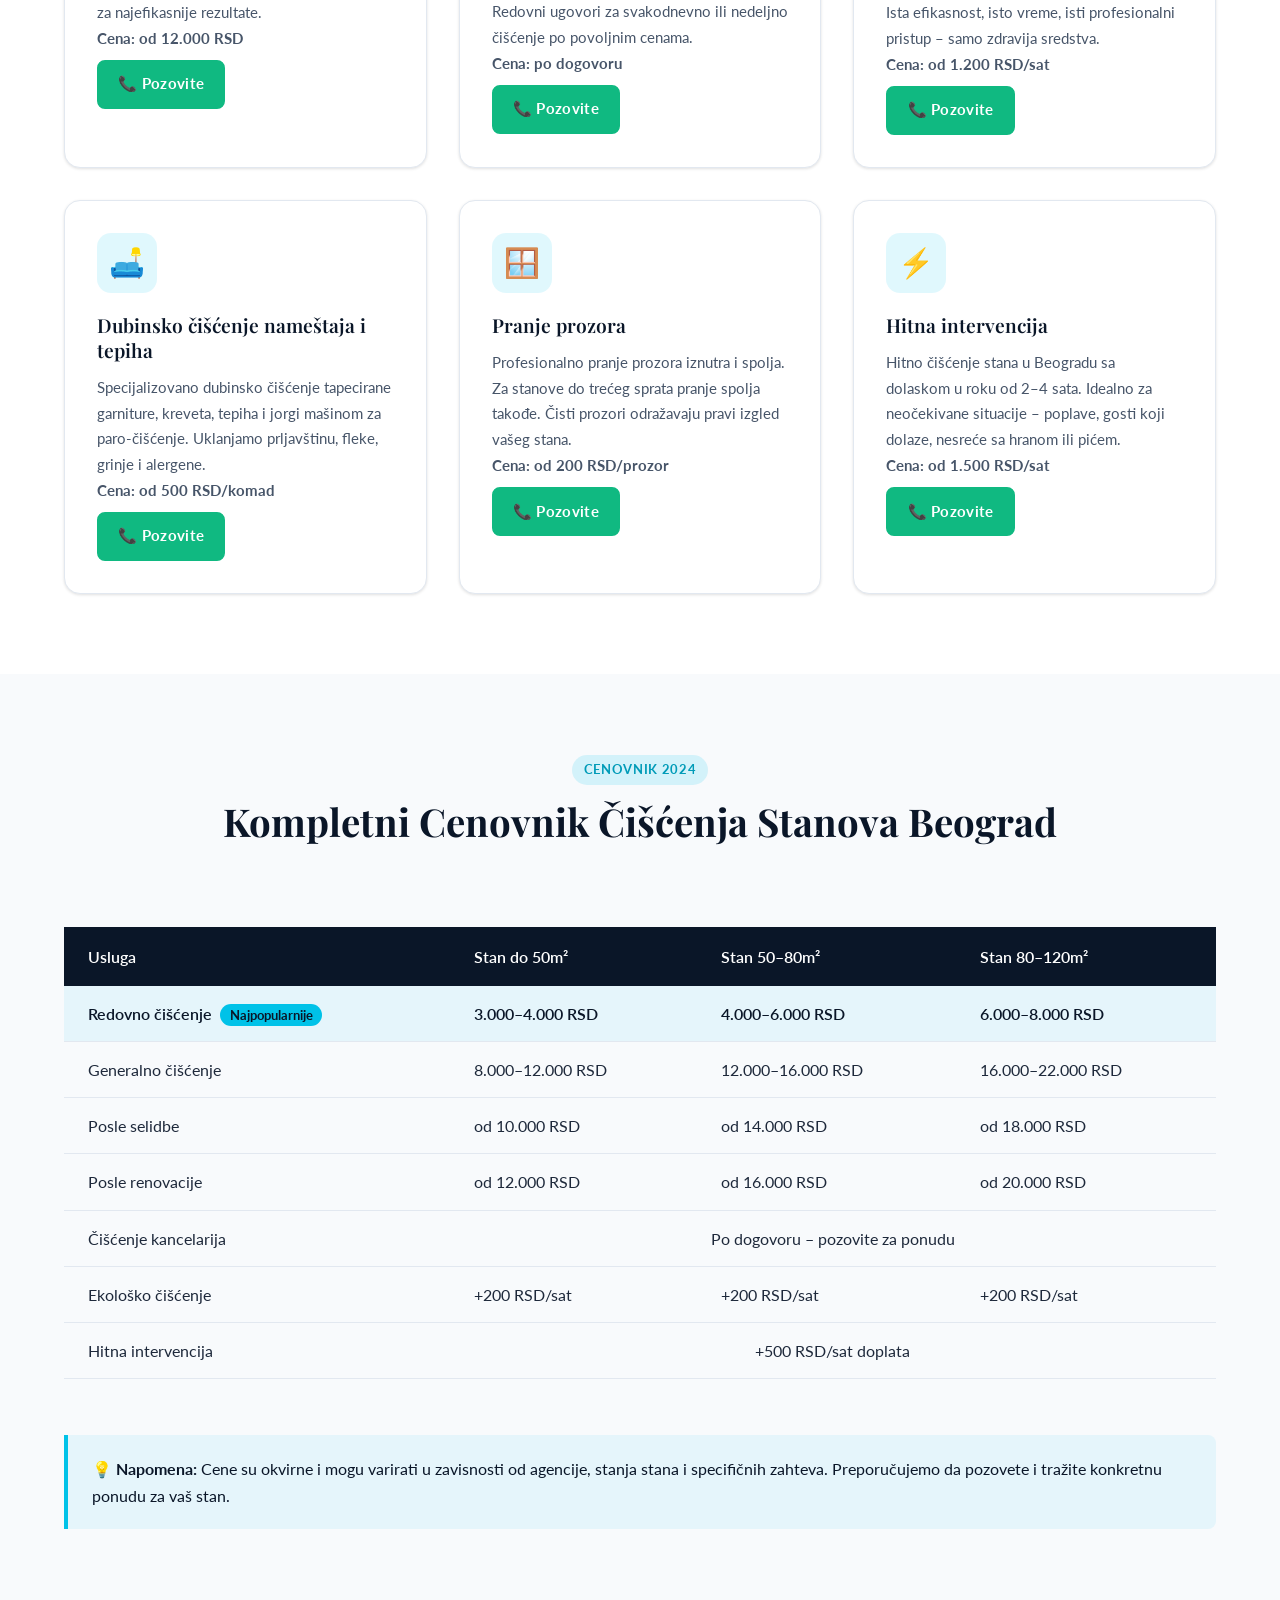
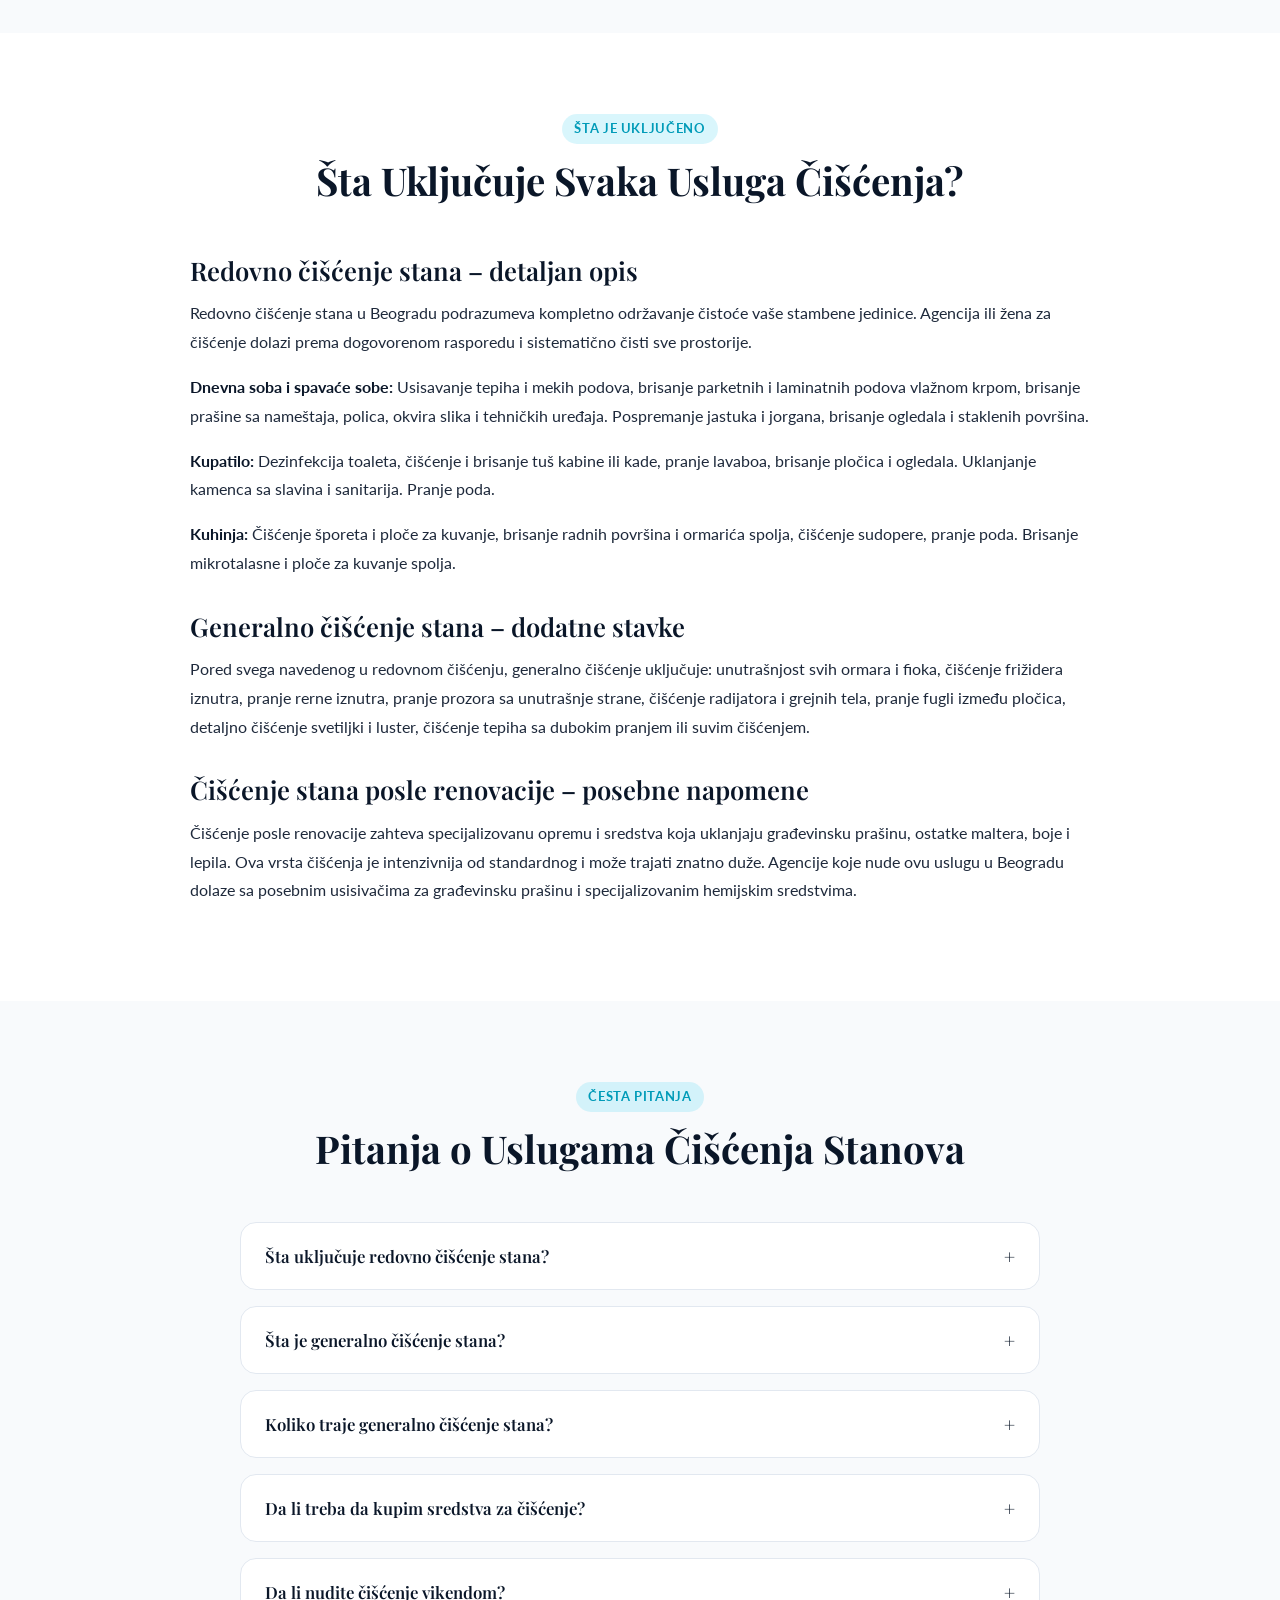
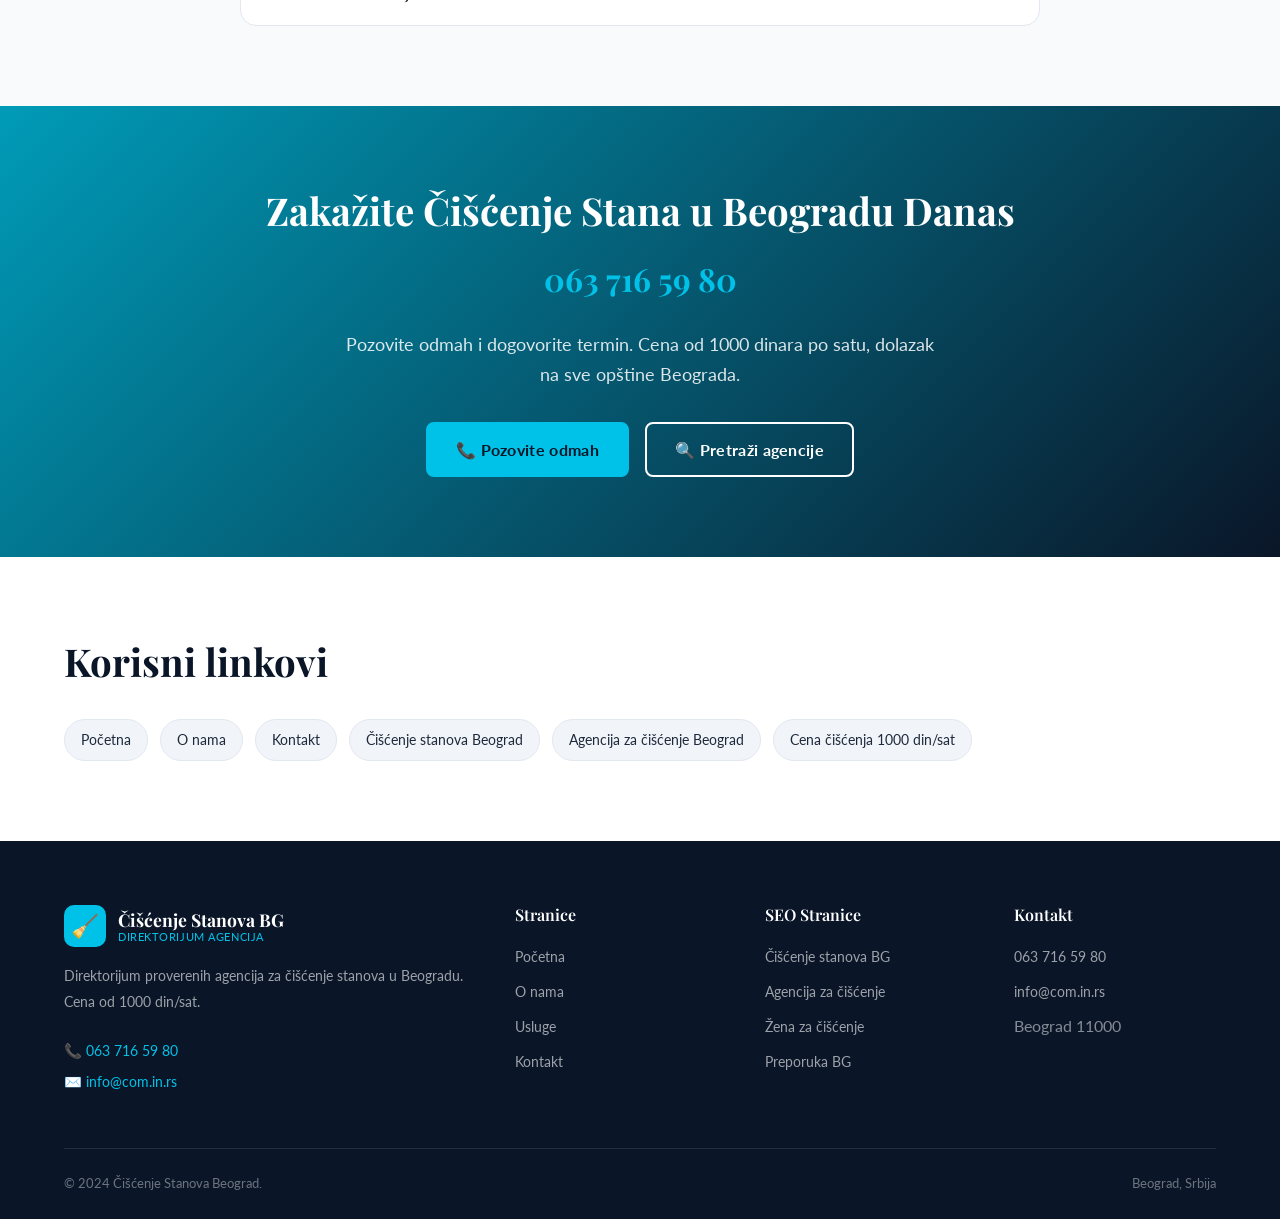
<file: usluge.html>
<!DOCTYPE html>
<html lang="sr">
<head>
<meta charset="UTF-8">
<meta name="viewport" content="width=device-width, initial-scale=1.0">
<title>Usluge Čišćenja Stanova Beograd – Cene i Vrste Čišćenja | od 1000 din/sat</title>
<meta name="description" content="Sve usluge čišćenja stanova u Beogradu – redovno, generalno, posle selidbe, posle renovacije. Cena od 1000 dinara po satu. Pokrivamo sve opštine Beograda.">
<link rel="canonical" href="https://ciscenje-stanova-cena-po-satu-beograd.com.in.rs/usluge.html">
<meta property="og:title" content="Usluge Čišćenja Stanova Beograd – Cene od 1000 din/sat">
<meta property="og:description" content="Sve usluge čišćenja stanova u Beogradu. Cena od 1000 dinara po satu.">
<meta property="og:url" content="https://ciscenje-stanova-cena-po-satu-beograd.com.in.rs/usluge.html">
<meta property="og:type" content="website">
<meta name="twitter:card" content="summary_large_image">
<link rel="preconnect" href="https://fonts.googleapis.com">
<link rel="preconnect" href="https://fonts.gstatic.com" crossorigin>
<link href="https://fonts.googleapis.com/css2?family=Playfair+Display:wght@600;700&family=Lato:wght@400;500;700&display=swap" rel="stylesheet">
<link rel="stylesheet" href="style.css">
<link rel="icon" href="favicon.svg" type="image/svg+xml">
<script type="application/ld+json">
{
  "@context":"https://schema.org",
  "@graph":[
    {"@type":"WebPage","url":"https://ciscenje-stanova-cena-po-satu-beograd.com.in.rs/usluge.html","name":"Usluge Čišćenja Stanova Beograd"},
    {"@type":"BreadcrumbList","itemListElement":[{"@type":"ListItem","position":1,"name":"Početna","item":"https://ciscenje-stanova-cena-po-satu-beograd.com.in.rs/"},{"@type":"ListItem","position":2,"name":"Usluge","item":"https://ciscenje-stanova-cena-po-satu-beograd.com.in.rs/usluge.html"}]},
    {"@type":"FAQPage","mainEntity":[
      {"@type":"Question","name":"Šta uključuje redovno čišćenje stana?","acceptedAnswer":{"@type":"Answer","text":"Redovno čišćenje stana uključuje usisavanje tepiha i podova, brisanje prašine sa nameštaja i polica, pranje podova, čišćenje kupatila (toaleta, tuš kabine, lavaboa), čišćenje kuhinje (šporeta, sudopere, radnih površina) i iznošenje smeća."}},
      {"@type":"Question","name":"Šta je generalno čišćenje stana i čime se razlikuje od redovnog?","acceptedAnswer":{"@type":"Answer","text":"Generalno čišćenje stana je dubinsko, sveobuhvatno čišćenje koje uključuje sve što i redovno, plus čišćenje unutar ormara, frižidera i rerne, pranje prozora iznutra, čišćenje radijatora, pranje pločica i fugi, kao i uklanjanje kamenca i naslaga."}},
      {"@type":"Question","name":"Koliko traje generalno čišćenje stana?","acceptedAnswer":{"@type":"Answer","text":"Generalno čišćenje stana traje u zavisnosti od veličine i stanja stana. Za stan od 50m² obično je potrebno 5–7 sati, za 80m² oko 8–10 sati, a za veće stanove i do 12 sati."}},
      {"@type":"Question","name":"Da li treba da kupim sredstva za čišćenje?","acceptedAnswer":{"@type":"Answer","text":"Većina agencija za čišćenje stanova u Beogradu dolazi sa sopstvenim sredstvima i opremom. Pre poziva preporučujemo da potvrdite ovo sa agencijom, mada se za neke usluge može tražiti da kupac obezbedi specijalna sredstva."}},
      {"@type":"Question","name":"Da li nudite čišćenje vikendom i praznicima?","acceptedAnswer":{"@type":"Answer","text":"Većina agencija nudi termine subotom, a neke i nedeljom i praznicima. Za vikend i praznične termine može se naplatiti mala doplate. Pozovite direktno da proverite dostupnost."}}
    ]}
  ]
}
</script>
</head>
<body>
<div class="notice-bar">📞 Hitno čišćenje stana Beograd – pozovite <a href="tel:+38163716598">063 716 59 80</a></div>
<nav class="nav" role="navigation">
  <div class="nav-inner">
    <a href="index.html" class="nav-logo"><div class="nav-logo-icon">🧹</div><div class="nav-logo-text">Čišćenje Stanova BG<span>Direktorijum agencija</span></div></a>
    <ul class="nav-links">
      <li><a href="index.html">Početna</a></li>
      <li><a href="o-nama.html">O nama</a></li>
      <li><a href="usluge.html">Usluge</a></li>
      <li><a href="kontakt.html">Kontakt</a></li>
      <li><a href="tel:+38163716598" class="nav-cta btn">📞 Pozovite</a></li>
    </ul>
    <button class="nav-burger" aria-label="Otvori meni" aria-expanded="false"><span></span><span></span><span></span></button>
  </div>
</nav>

<div class="breadcrumb"><div class="container"><ol class="breadcrumb-list">
  <li><a href="index.html">Početna</a></li>
  <li>Usluge</li>
</ol></div></div>

<section class="page-hero">
  <div class="container">
    <span class="badge">Usluge čišćenja</span>
    <h1>Usluge Čišćenja Stanova u Beogradu – Cena od 1000 din/sat</h1>
    <p>Kompletna ponuda usluga čišćenja stanova i kuća u Beogradu. Od redovnog nedeljnog do generalnog čišćenja – sve po transparentnim cenama.</p>
  </div>
</section>

<section class="section">
  <div class="container">
    <div class="section-title">
      <span class="badge">Vrste usluga</span>
      <h2>Sve Usluge Čišćenja Stanova u Beogradu</h2>
      <p>Izaberite vrstu čišćenja koja odgovara vašim potrebama i budžetu.</p>
    </div>

    <div class="services-grid">
      <div class="service-card">
        <div class="service-icon">🧹</div>
        <h3>Redovno čišćenje stana</h3>
        <p>Nedeljno, dvonedeljno ili mesečno održavanje čistoće vašeg stana. Idealno za zauzete porodice i profesionalce koji cene red i čistoću bez gubljenja svog dragocenog vremena.</p>
        <p>Uključuje: usisavanje, brisanje prašine, pranje podova, kupatilo, kuhinja, iznošenje smeća.</p>
        <p><strong>Cena: od 1000 RSD/sat</strong></p>
        <a href="tel:+38163716598" class="btn btn-call" style="margin-top:.5rem">📞 Pozovite</a>
      </div>
      <div class="service-card">
        <div class="service-icon">✨</div>
        <h3>Generalno čišćenje stana</h3>
        <p>Sveobuhvatno, dubinsko čišćenje svih prostorija vašeg stana. Savršeno jednom u 3–6 meseci ili pre posebnih događaja – doček Nove godine, roštilj, iznajmljivanje stana.</p>
        <p>Uključuje: sve iz redovnog + unutrašnjost ormara, frižider, rerna, prozori iznutra, radijatori, fugle.</p>
        <p><strong>Cena: od 8.000 RSD</strong></p>
        <a href="tel:+38163716598" class="btn btn-call" style="margin-top:.5rem">📞 Pozovite</a>
      </div>
      <div class="service-card">
        <div class="service-icon">📦</div>
        <h3>Čišćenje nakon selidbe</h3>
        <p>Profesionalno čišćenje stana pre ili nakon selidbe. Uklanjamo sve tragove prethodnih stanara, osiguravamo da novi stanari useljavaju u savršeno čist prostor.</p>
        <p>Idealno za: iznajmljivanje stana, prodaju nekretnine, useljenje u novu nekretninu.</p>
        <p><strong>Cena: od 10.000 RSD</strong></p>
        <a href="tel:+38163716598" class="btn btn-call" style="margin-top:.5rem">📞 Pozovite</a>
      </div>
      <div class="service-card">
        <div class="service-icon">🏗️</div>
        <h3>Čišćenje nakon renovacije</h3>
        <p>Specijalizovano čišćenje nakon građevinskih radova. Uklanjamo građevinsku prašinu, ostatke maltera, boje, lepila i sva oštećenja od renoviranja.</p>
        <p>Koristimo specijalizovanu opremu i sredstva za najefikasnije rezultate.</p>
        <p><strong>Cena: od 12.000 RSD</strong></p>
        <a href="tel:+38163716598" class="btn btn-call" style="margin-top:.5rem">📞 Pozovite</a>
      </div>
      <div class="service-card">
        <div class="service-icon">🏢</div>
        <h3>Čišćenje kancelarija i poslovnog prostora</h3>
        <p>Profesionalno čišćenje kancelarija, butika, restorana i poslovnih prostora u Beogradu. Jutarnji termini pre otvaranja ili večernji termini nakon radnog vremena.</p>
        <p>Redovni ugovori za svakodnevno ili nedeljno čišćenje po povoljnim cenama.</p>
        <p><strong>Cena: po dogovoru</strong></p>
        <a href="tel:+38163716598" class="btn btn-call" style="margin-top:.5rem">📞 Pozovite</a>
      </div>
      <div class="service-card">
        <div class="service-icon">🌿</div>
        <h3>Ekološko čišćenje</h3>
        <p>Čišćenje isključivo ekološkim, biodegradabilnim sredstvima – bezbednim za decu, bebe, alergičare, astmatičare i kućne ljubimce. Zdrav dom bez agresivnih hemikalija.</p>
        <p>Ista efikasnost, isto vreme, isti profesionalni pristup – samo zdravija sredstva.</p>
        <p><strong>Cena: od 1.200 RSD/sat</strong></p>
        <a href="tel:+38163716598" class="btn btn-call" style="margin-top:.5rem">📞 Pozovite</a>
      </div>
      <div class="service-card">
        <div class="service-icon">🛋️</div>
        <h3>Dubinsko čišćenje nameštaja i tepiha</h3>
        <p>Specijalizovano dubinsko čišćenje tapecirane garniture, kreveta, tepiha i jorgi mašinom za paro-čišćenje. Uklanjamo prljavštinu, fleke, grinje i alergene.</p>
        <p><strong>Cena: od 500 RSD/komad</strong></p>
        <a href="tel:+38163716598" class="btn btn-call" style="margin-top:.5rem">📞 Pozovite</a>
      </div>
      <div class="service-card">
        <div class="service-icon">🪟</div>
        <h3>Pranje prozora</h3>
        <p>Profesionalno pranje prozora iznutra i spolja. Za stanove do trećeg sprata pranje spolja takođe. Čisti prozori odražavaju pravi izgled vašeg stana.</p>
        <p><strong>Cena: od 200 RSD/prozor</strong></p>
        <a href="tel:+38163716598" class="btn btn-call" style="margin-top:.5rem">📞 Pozovite</a>
      </div>
      <div class="service-card">
        <div class="service-icon">⚡</div>
        <h3>Hitna intervencija</h3>
        <p>Hitno čišćenje stana u Beogradu sa dolaskom u roku od 2–4 sata. Idealno za neočekivane situacije – poplave, gosti koji dolaze, nesreće sa hranom ili pićem.</p>
        <p><strong>Cena: od 1.500 RSD/sat</strong></p>
        <a href="tel:+38163716598" class="btn btn-call" style="margin-top:.5rem">📞 Pozovite</a>
      </div>
    </div>
  </div>
</section>

<section class="section section-alt">
  <div class="container">
    <div class="section-title"><span class="badge">Cenovnik 2024</span><h2>Kompletni Cenovnik Čišćenja Stanova Beograd</h2></div>
    <div style="overflow-x:auto">
      <table class="price-table">
        <thead><tr><th>Usluga</th><th>Stan do 50m²</th><th>Stan 50–80m²</th><th>Stan 80–120m²</th></tr></thead>
        <tbody>
          <tr class="highlight"><td>Redovno čišćenje<span class="price-badge">Najpopularnije</span></td><td>3.000–4.000 RSD</td><td>4.000–6.000 RSD</td><td>6.000–8.000 RSD</td></tr>
          <tr><td>Generalno čišćenje</td><td>8.000–12.000 RSD</td><td>12.000–16.000 RSD</td><td>16.000–22.000 RSD</td></tr>
          <tr><td>Posle selidbe</td><td>od 10.000 RSD</td><td>od 14.000 RSD</td><td>od 18.000 RSD</td></tr>
          <tr><td>Posle renovacije</td><td>od 12.000 RSD</td><td>od 16.000 RSD</td><td>od 20.000 RSD</td></tr>
          <tr><td>Čišćenje kancelarija</td><td colspan="3" style="text-align:center">Po dogovoru – pozovite za ponudu</td></tr>
          <tr><td>Ekološko čišćenje</td><td>+200 RSD/sat</td><td>+200 RSD/sat</td><td>+200 RSD/sat</td></tr>
          <tr><td>Hitna intervencija</td><td colspan="3" style="text-align:center">+500 RSD/sat doplata</td></tr>
        </tbody>
      </table>
    </div>
    <div class="highlight-box mt-2"><p>💡 <strong>Napomena:</strong> Cene su okvirne i mogu varirati u zavisnosti od agencije, stanja stana i specifičnih zahteva. Preporučujemo da pozovete i tražite konkretnu ponudu za vaš stan.</p></div>
  </div>
</section>

<section class="section">
  <div class="container">
    <div class="section-title"><span class="badge">Šta je uključeno</span><h2>Šta Uključuje Svaka Usluga Čišćenja?</h2></div>
    <div class="content-text" style="max-width:900px;margin:0 auto">
      <h3>Redovno čišćenje stana – detaljan opis</h3>
      <p>Redovno čišćenje stana u Beogradu podrazumeva kompletno održavanje čistoće vaše stambene jedinice. Agencija ili žena za čišćenje dolazi prema dogovorenom rasporedu i sistematično čisti sve prostorije.</p>
      <p><strong>Dnevna soba i spavaće sobe:</strong> Usisavanje tepiha i mekih podova, brisanje parketnih i laminatnih podova vlažnom krpom, brisanje prašine sa nameštaja, polica, okvira slika i tehničkih uređaja. Pospremanje jastuka i jorgana, brisanje ogledala i staklenih površina.</p>
      <p><strong>Kupatilo:</strong> Dezinfekcija toaleta, čišćenje i brisanje tuš kabine ili kade, pranje lavaboa, brisanje pločica i ogledala. Uklanjanje kamenca sa slavina i sanitarija. Pranje poda.</p>
      <p><strong>Kuhinja:</strong> Čišćenje šporeta i ploče za kuvanje, brisanje radnih površina i ormarića spolja, čišćenje sudopere, pranje poda. Brisanje mikrotalasne i ploče za kuvanje spolja.</p>

      <h3>Generalno čišćenje stana – dodatne stavke</h3>
      <p>Pored svega navedenog u redovnom čišćenju, generalno čišćenje uključuje: unutrašnjost svih ormara i fioka, čišćenje frižidera iznutra, pranje rerne iznutra, pranje prozora sa unutrašnje strane, čišćenje radijatora i grejnih tela, pranje fugli između pločica, detaljno čišćenje svetiljki i luster, čišćenje tepiha sa dubokim pranjem ili suvim čišćenjem.</p>

      <h3>Čišćenje stana posle renovacije – posebne napomene</h3>
      <p>Čišćenje posle renovacije zahteva specijalizovanu opremu i sredstva koja uklanjaju građevinsku prašinu, ostatke maltera, boje i lepila. Ova vrsta čišćenja je intenzivnija od standardnog i može trajati znatno duže. Agencije koje nude ovu uslugu u Beogradu dolaze sa posebnim usisivačima za građevinsku prašinu i specijalizovanim hemijskim sredstvima.</p>
    </div>
  </div>
</section>

<section class="section section-alt">
  <div class="container">
    <div class="section-title"><span class="badge">Česta pitanja</span><h2>Pitanja o Uslugama Čišćenja Stanova</h2></div>
    <div class="faq-list">
      <div class="faq-item"><button class="faq-q">Šta uključuje redovno čišćenje stana?<span class="faq-icon">+</span></button><div class="faq-a"><div class="faq-a-inner">Redovno čišćenje stana uključuje usisavanje, brisanje prašine, pranje podova, čišćenje kupatila (toalet, tuš, lavabo), čišćenje kuhinje (šporet, sudopera, radne površine) i iznošenje smeća. Trajanje zavisi od veličine stana – za 50m² oko 3–4 sata.</div></div></div>
      <div class="faq-item"><button class="faq-q">Šta je generalno čišćenje stana?<span class="faq-icon">+</span></button><div class="faq-a"><div class="faq-a-inner">Generalno čišćenje stana je dubinsko, sveobuhvatno čišćenje koje uključuje sve što i redovno, plus čišćenje unutar ormara, frižidera i rerne, pranje prozora iznutra, čišćenje radijatora i fugi. Preporučuje se jednom u 3–6 meseci.</div></div></div>
      <div class="faq-item"><button class="faq-q">Koliko traje generalno čišćenje stana?<span class="faq-icon">+</span></button><div class="faq-a"><div class="faq-a-inner">Generalno čišćenje stana traje u zavisnosti od veličine i stanja stana. Za stan od 50m² obično je potrebno 5–7 sati, za 80m² oko 8–10 sati, a za veće stanove i do 12 sati. Obično dolazi tim od 2 osobe.</div></div></div>
      <div class="faq-item"><button class="faq-q">Da li treba da kupim sredstva za čišćenje?<span class="faq-icon">+</span></button><div class="faq-a"><div class="faq-a-inner">Većina agencija za čišćenje stanova u Beogradu dolazi sa sopstvenim sredstvima i opremom. Preporučujemo da potvrdite ovo sa agencijom pre dolaska, jer neke traže od klijenta da obezbedi sredstva.</div></div></div>
      <div class="faq-item"><button class="faq-q">Da li nudite čišćenje vikendom?<span class="faq-icon">+</span></button><div class="faq-a"><div class="faq-a-inner">Većina agencija nudi termine subotom, a neke i nedeljom. Za vikend termine može biti mala doplate od 10–20%. Pozovite direktno da proverite dostupnost za vaš termin.</div></div></div>
    </div>
  </div>
</section>

<section class="cta-section">
  <div class="container">
    <h2>Zakažite Čišćenje Stana u Beogradu Danas</h2>
    <span class="cta-phone"><a href="tel:+38163716598">063 716 59 80</a></span>
    <p>Pozovite odmah i dogovorite termin. Cena od 1000 dinara po satu, dolazak na sve opštine Beograda.</p>
    <div class="cta-actions">
      <a href="tel:+38163716598" class="btn btn-primary">📞 Pozovite odmah</a>
      <a href="index.html#listings" class="btn btn-outline">🔍 Pretraži agencije</a>
    </div>
  </div>
</section>

<section class="section"><div class="container">
  <h2 class="mb-2">Korisni linkovi</h2>
  <div class="int-links">
    <a href="index.html" class="int-link">Početna</a>
    <a href="o-nama.html" class="int-link">O nama</a>
    <a href="kontakt.html" class="int-link">Kontakt</a>
    <a href="ciscenje-stanova-beograd.html" class="int-link">Čišćenje stanova Beograd</a>
    <a href="agencija-za-ciscenje-beograd.html" class="int-link">Agencija za čišćenje Beograd</a>
    <a href="ciscenje-stanova-cena-po-satu-beograd-1000-dinara.html" class="int-link">Cena čišćenja 1000 din/sat</a>
  </div>
</div></section>

<footer class="footer"><div class="container">
  <div class="footer-grid">
    <div class="footer-brand">
      <a href="index.html" class="nav-logo"><div class="nav-logo-icon">🧹</div><div class="nav-logo-text" style="color:white">Čišćenje Stanova BG<span>Direktorijum agencija</span></div></a>
      <p class="footer-desc">Direktorijum proverenih agencija za čišćenje stanova u Beogradu. Cena od 1000 din/sat.</p>
      <div class="footer-contact"><a href="tel:+38163716598">📞 063 716 59 80</a><a href="mailto:info@com.in.rs">✉️ info@com.in.rs</a></div>
    </div>
    <div class="footer-col"><h4>Stranice</h4><ul class="footer-links"><li><a href="index.html">Početna</a></li><li><a href="o-nama.html">O nama</a></li><li><a href="usluge.html">Usluge</a></li><li><a href="kontakt.html">Kontakt</a></li></ul></div>
    <div class="footer-col"><h4>SEO Stranice</h4><ul class="footer-links"><li><a href="ciscenje-stanova-beograd.html">Čišćenje stanova BG</a></li><li><a href="agencija-za-ciscenje-beograd.html">Agencija za čišćenje</a></li><li><a href="preporuka-za-zenu-za-ciscenje-stana.html">Žena za čišćenje</a></li><li><a href="ciscenje-stanova-beograd-preporuka.html">Preporuka BG</a></li></ul></div>
    <div class="footer-col"><h4>Kontakt</h4><ul class="footer-links"><li><a href="tel:+38163716598">063 716 59 80</a></li><li><a href="mailto:info@com.in.rs">info@com.in.rs</a></li><li><span style="color:rgba(255,255,255,.5)">Beograd 11000</span></li></ul></div>
  </div>
  <div class="footer-bottom"><span>© 2024 Čišćenje Stanova Beograd.</span><span>Beograd, Srbija</span></div>
</div></footer>
<script src="script.js"></script>
</body>
</html>
</file>
<file: style.css>
:root{--navy:#0A1628;--navy-light:#142236;--cyan:#00C2E8;--cyan-dark:#009BB8;--white:#FFFFFF;--gray-50:#F8FAFC;--gray-100:#F1F5F9;--gray-200:#E2E8F0;--gray-400:#94A3B8;--gray-600:#475569;--gray-800:#1E293B;--gold:#F59E0B;--green:#10B981;--red:#EF4444;--font-head:'Playfair Display',Georgia,serif;--font-body:'Lato',sans-serif;--shadow-sm:0 1px 3px rgba(0,0,0,.12);--shadow-md:0 4px 16px rgba(0,0,0,.15);--shadow-lg:0 8px 32px rgba(0,0,0,.2);--radius:8px;--radius-lg:16px;--transition:all .3s cubic-bezier(.4,0,.2,1)}
*,*::before,*::after{box-sizing:border-box;margin:0;padding:0}
html{scroll-behavior:smooth;font-size:16px}
body{font-family:var(--font-body);color:var(--gray-800);background:var(--white);line-height:1.7;overflow-x:hidden}
img{max-width:100%;height:auto;display:block}
a{color:var(--cyan-dark);text-decoration:none;transition:var(--transition)}
a:hover{color:var(--cyan)}
h1,h2,h3,h4,h5{font-family:var(--font-head);line-height:1.3;color:var(--navy)}
h1{font-size:clamp(2rem,5vw,3.2rem);font-weight:700}
h2{font-size:clamp(1.6rem,4vw,2.4rem);font-weight:700}
h3{font-size:clamp(1.2rem,3vw,1.6rem);font-weight:600}
h4{font-size:1.2rem;font-weight:600}
p{margin-bottom:1rem}
ul,ol{padding-left:1.5rem;margin-bottom:1rem}
li{margin-bottom:.4rem}
.container{max-width:1200px;margin:0 auto;padding:0 1.5rem}
.btn{display:inline-flex;align-items:center;gap:.5rem;padding:.75rem 1.75rem;border-radius:var(--radius);font-family:var(--font-body);font-size:1rem;font-weight:700;cursor:pointer;border:2px solid transparent;transition:var(--transition);text-decoration:none;letter-spacing:.02em}
.btn-primary{background:var(--cyan);color:var(--navy);border-color:var(--cyan)}
.btn-primary:hover{background:var(--cyan-dark);border-color:var(--cyan-dark);color:var(--white);transform:translateY(-2px);box-shadow:var(--shadow-md)}
.btn-outline{background:transparent;color:var(--white);border-color:var(--white)}
.btn-outline:hover{background:var(--white);color:var(--navy)}
.btn-call{background:var(--green);color:var(--white);border-color:var(--green);padding:.6rem 1.2rem;font-size:.95rem}
.btn-call:hover{background:#059669;border-color:#059669;color:var(--white);transform:translateY(-1px)}
.section{padding:5rem 0}
.section-alt{background:var(--gray-50)}
.section-dark{background:var(--navy);color:var(--white)}
.section-dark h2,.section-dark h3,.section-dark h4{color:var(--white)}
.section-title{text-align:center;margin-bottom:3rem}
.section-title h2{margin-bottom:.75rem}
.section-title p{font-size:1.1rem;color:var(--gray-600);max-width:600px;margin:0 auto}
.badge{display:inline-block;padding:.25rem .75rem;background:rgba(0,194,232,.15);color:var(--cyan-dark);border-radius:100px;font-size:.8rem;font-weight:700;letter-spacing:.05em;text-transform:uppercase;margin-bottom:.75rem}

/* NAV */
.nav{position:sticky;top:0;z-index:1000;background:var(--navy);box-shadow:var(--shadow-md)}
.nav-inner{display:flex;align-items:center;justify-content:space-between;padding:.9rem 1.5rem;max-width:1200px;margin:0 auto}
.nav-logo{display:flex;align-items:center;gap:.75rem;text-decoration:none}
.nav-logo-icon{width:42px;height:42px;background:var(--cyan);border-radius:10px;display:flex;align-items:center;justify-content:center;font-size:1.4rem;flex-shrink:0}
.nav-logo-text{color:var(--white);font-family:var(--font-head);font-size:1.1rem;font-weight:700;line-height:1.2}
.nav-logo-text span{display:block;font-size:.7rem;color:var(--cyan);font-family:var(--font-body);font-weight:400;letter-spacing:.05em;text-transform:uppercase}
.nav-links{display:flex;align-items:center;gap:.25rem;list-style:none;padding:0;margin:0}
.nav-links a{color:rgba(255,255,255,.85);padding:.5rem .9rem;border-radius:var(--radius);font-size:.95rem;font-weight:500;transition:var(--transition)}
.nav-links a:hover,.nav-links a.active{color:var(--cyan);background:rgba(0,194,232,.1)}
.nav-cta{background:var(--cyan);color:var(--navy)!important;font-weight:700!important;padding:.5rem 1.2rem!important}
.nav-cta:hover{background:var(--cyan-dark)!important;color:var(--white)!important}
.nav-burger{display:none;flex-direction:column;gap:5px;cursor:pointer;padding:.5rem;background:none;border:none}
.nav-burger span{display:block;width:26px;height:2px;background:var(--white);border-radius:2px;transition:var(--transition)}
@media(max-width:768px){
  .nav-links{display:none;position:absolute;top:100%;left:0;right:0;background:var(--navy-light);flex-direction:column;align-items:stretch;padding:1rem;gap:.25rem}
  .nav-links.open{display:flex}
  .nav-links a{padding:.75rem 1rem}
  .nav-burger{display:flex}
}

/* HERO */
.hero{background:linear-gradient(135deg,var(--navy) 0%,var(--navy-light) 50%,#1a3a5c 100%);color:var(--white);padding:6rem 0 5rem;position:relative;overflow:hidden}
.hero::before{content:'';position:absolute;top:-50%;right:-10%;width:600px;height:600px;background:radial-gradient(circle,rgba(0,194,232,.15) 0%,transparent 70%);pointer-events:none}
.hero::after{content:'';position:absolute;bottom:-30%;left:-5%;width:400px;height:400px;background:radial-gradient(circle,rgba(0,194,232,.08) 0%,transparent 70%);pointer-events:none}
.hero-inner{display:grid;grid-template-columns:1fr 1fr;gap:4rem;align-items:center;position:relative;z-index:1}
.hero-badge{display:inline-flex;align-items:center;gap:.5rem;background:rgba(0,194,232,.15);border:1px solid rgba(0,194,232,.3);color:var(--cyan);padding:.4rem 1rem;border-radius:100px;font-size:.85rem;font-weight:600;margin-bottom:1.5rem}
.hero h1{color:var(--white);margin-bottom:1.25rem}
.hero h1 em{color:var(--cyan);font-style:normal}
.hero-desc{font-size:1.15rem;color:rgba(255,255,255,.8);margin-bottom:2rem;line-height:1.8}
.hero-actions{display:flex;gap:1rem;flex-wrap:wrap}
.hero-stats{display:grid;grid-template-columns:repeat(3,1fr);gap:1.5rem;margin-top:2.5rem;padding-top:2rem;border-top:1px solid rgba(255,255,255,.1)}
.stat-item{text-align:center}
.stat-num{font-family:var(--font-head);font-size:2rem;font-weight:700;color:var(--cyan)}
.stat-label{font-size:.85rem;color:rgba(255,255,255,.6);margin-top:.2rem}
.hero-visual{display:flex;flex-direction:column;gap:1rem}
.hero-card{background:rgba(255,255,255,.08);backdrop-filter:blur(10px);border:1px solid rgba(255,255,255,.12);border-radius:var(--radius-lg);padding:1.5rem}
.hero-card-title{font-size:.8rem;text-transform:uppercase;letter-spacing:.08em;color:var(--cyan);margin-bottom:.75rem;font-weight:600}
.price-display{display:flex;align-items:baseline;gap:.5rem;margin-bottom:.5rem}
.price-big{font-family:var(--font-head);font-size:3rem;font-weight:700;color:var(--white)}
.price-unit{color:rgba(255,255,255,.7);font-size:1rem}
.price-note{font-size:.85rem;color:rgba(255,255,255,.5)}
@media(max-width:900px){.hero-inner{grid-template-columns:1fr}.hero-visual{display:none}}

/* BREADCRUMB */
.breadcrumb{background:var(--gray-100);padding:.75rem 0}
.breadcrumb-list{display:flex;align-items:center;gap:.5rem;list-style:none;padding:0;margin:0;flex-wrap:wrap;font-size:.875rem}
.breadcrumb-list li{display:flex;align-items:center;gap:.5rem;color:var(--gray-600)}
.breadcrumb-list li:not(:last-child)::after{content:'/';color:var(--gray-400)}
.breadcrumb-list a{color:var(--cyan-dark)}
.breadcrumb-list a:hover{color:var(--cyan)}

/* LISTINGS GRID */
.listings-grid{display:grid;grid-template-columns:repeat(auto-fill,minmax(280px,1fr));gap:1.5rem}
.listing-card{background:var(--white);border-radius:var(--radius-lg);box-shadow:var(--shadow-sm);overflow:hidden;transition:var(--transition);border:1px solid var(--gray-200)}
.listing-card:hover{transform:translateY(-4px);box-shadow:var(--shadow-lg);border-color:var(--cyan)}
.listing-img{height:180px;display:flex;align-items:center;justify-content:center;font-size:4rem;position:relative;overflow:hidden}
.listing-body{padding:1.25rem}
.listing-name{font-family:var(--font-head);font-size:1.1rem;font-weight:700;color:var(--navy);margin-bottom:.25rem}
.listing-type{font-size:.8rem;color:var(--gray-400);text-transform:uppercase;letter-spacing:.05em;margin-bottom:.75rem}
.listing-phone{display:flex;align-items:center;gap:.5rem;color:var(--gray-600);font-size:.95rem;margin-bottom:1rem}
.listing-phone svg{color:var(--cyan-dark);flex-shrink:0}
.listing-actions{display:flex;gap:.5rem}

/* SERVICES */
.services-grid{display:grid;grid-template-columns:repeat(auto-fill,minmax(300px,1fr));gap:2rem}
.service-card{background:var(--white);border-radius:var(--radius-lg);padding:2rem;box-shadow:var(--shadow-sm);border:1px solid var(--gray-200);transition:var(--transition);position:relative;overflow:hidden}
.service-card::before{content:'';position:absolute;top:0;left:0;right:0;height:4px;background:linear-gradient(90deg,var(--cyan),var(--cyan-dark));opacity:0;transition:var(--transition)}
.service-card:hover{transform:translateY(-4px);box-shadow:var(--shadow-lg)}
.service-card:hover::before{opacity:1}
.service-icon{width:60px;height:60px;background:rgba(0,194,232,.12);border-radius:14px;display:flex;align-items:center;justify-content:center;font-size:1.8rem;margin-bottom:1.25rem}
.service-card h3{margin-bottom:.75rem;font-size:1.2rem}
.service-card p{color:var(--gray-600);font-size:.95rem;margin-bottom:0}

/* AREAS */
.areas-grid{display:grid;grid-template-columns:repeat(auto-fill,minmax(160px,1fr));gap:1rem}
.area-item{background:var(--white);border:1px solid var(--gray-200);border-radius:var(--radius);padding:1rem;text-align:center;transition:var(--transition);font-size:.9rem;font-weight:500;color:var(--gray-700)}
.area-item:hover{background:var(--cyan);color:var(--navy);border-color:var(--cyan);transform:translateY(-2px)}
.area-item a{color:inherit;text-decoration:none;display:block}

/* FAQ */
.faq-list{max-width:800px;margin:0 auto;display:flex;flex-direction:column;gap:1rem}
.faq-item{background:var(--white);border:1px solid var(--gray-200);border-radius:var(--radius-lg);overflow:hidden}
.faq-q{width:100%;background:none;border:none;padding:1.25rem 1.5rem;text-align:left;font-family:var(--font-head);font-size:1.05rem;font-weight:600;color:var(--navy);cursor:pointer;display:flex;justify-content:space-between;align-items:center;gap:1rem;transition:var(--transition)}
.faq-q:hover{background:var(--gray-50)}
.faq-q.open{background:var(--navy);color:var(--white)}
.faq-icon{font-size:1.2rem;transition:var(--transition);flex-shrink:0}
.faq-q.open .faq-icon{transform:rotate(45deg)}
.faq-a{max-height:0;overflow:hidden;transition:max-height .35s ease,padding .35s ease}
.faq-a.open{max-height:400px}
.faq-a-inner{padding:1.25rem 1.5rem;color:var(--gray-600);border-top:1px solid var(--gray-200);line-height:1.8}

/* WHY SECTION */
.why-grid{display:grid;grid-template-columns:repeat(auto-fill,minmax(240px,1fr));gap:2rem}
.why-card{text-align:center;padding:2rem 1.5rem}
.why-icon{width:72px;height:72px;background:linear-gradient(135deg,var(--cyan),var(--cyan-dark));border-radius:50%;display:flex;align-items:center;justify-content:center;font-size:2rem;margin:0 auto 1.25rem;box-shadow:0 4px 20px rgba(0,194,232,.3)}
.why-card h3{margin-bottom:.5rem}
.why-card p{color:var(--gray-600);font-size:.95rem}

/* CTA SECTION */
.cta-section{background:linear-gradient(135deg,var(--cyan-dark),var(--navy));color:var(--white);text-align:center;padding:5rem 2rem}
.cta-section h2{color:var(--white);margin-bottom:1rem}
.cta-section p{color:rgba(255,255,255,.85);font-size:1.1rem;margin-bottom:2rem;max-width:600px;margin-left:auto;margin-right:auto}
.cta-actions{display:flex;gap:1rem;justify-content:center;flex-wrap:wrap}
.cta-phone{font-family:var(--font-head);font-size:2rem;font-weight:700;color:var(--cyan);display:block;margin-bottom:1.5rem}
.cta-phone a{color:inherit}

/* INTERNAL LINKS */
.int-links{display:flex;flex-wrap:wrap;gap:.75rem;margin-top:1.5rem}
.int-link{display:inline-block;padding:.5rem 1rem;background:var(--gray-100);border:1px solid var(--gray-200);border-radius:100px;font-size:.875rem;color:var(--gray-700);transition:var(--transition)}
.int-link:hover{background:var(--cyan);color:var(--navy);border-color:var(--cyan)}

/* ABOUT PAGE */
.about-grid{display:grid;grid-template-columns:1fr 1fr;gap:4rem;align-items:center}
.about-visual{background:linear-gradient(135deg,var(--cyan),var(--navy));border-radius:var(--radius-lg);padding:3rem;color:var(--white);text-align:center}
.about-visual .big-number{font-family:var(--font-head);font-size:5rem;font-weight:700;color:var(--cyan);line-height:1}
@media(max-width:768px){.about-grid{grid-template-columns:1fr}}

/* CONTACT */
.contact-grid{display:grid;grid-template-columns:1fr 1fr;gap:4rem}
.contact-info-card{background:var(--navy);color:var(--white);border-radius:var(--radius-lg);padding:2.5rem}
.contact-info-card h3{color:var(--cyan);margin-bottom:1.5rem}
.contact-detail{display:flex;gap:1rem;margin-bottom:1.5rem;align-items:flex-start}
.contact-detail-icon{width:44px;height:44px;background:rgba(0,194,232,.15);border-radius:10px;display:flex;align-items:center;justify-content:center;font-size:1.2rem;flex-shrink:0}
.contact-detail-text strong{display:block;color:var(--cyan);font-size:.8rem;text-transform:uppercase;letter-spacing:.05em;margin-bottom:.2rem}
.contact-detail-text span{color:rgba(255,255,255,.85)}
.contact-form{background:var(--white);border:1px solid var(--gray-200);border-radius:var(--radius-lg);padding:2.5rem}
.form-group{margin-bottom:1.5rem}
.form-group label{display:block;font-weight:600;margin-bottom:.4rem;font-size:.9rem;color:var(--gray-700)}
.form-group input,.form-group select,.form-group textarea{width:100%;padding:.75rem 1rem;border:2px solid var(--gray-200);border-radius:var(--radius);font-family:var(--font-body);font-size:1rem;color:var(--gray-800);transition:var(--transition);background:var(--white)}
.form-group input:focus,.form-group select:focus,.form-group textarea:focus{outline:none;border-color:var(--cyan)}
.form-group textarea{min-height:120px;resize:vertical}
@media(max-width:900px){.contact-grid{grid-template-columns:1fr}}

/* PAGE HERO */
.page-hero{background:linear-gradient(135deg,var(--navy),var(--navy-light));color:var(--white);padding:4rem 0 3rem}
.page-hero h1{color:var(--white);margin-bottom:.75rem}
.page-hero p{color:rgba(255,255,255,.75);font-size:1.1rem;max-width:650px}

/* CONTENT TEXT */
.content-text h2{margin-top:2.5rem;margin-bottom:1rem;color:var(--navy)}
.content-text h3{margin-top:2rem;margin-bottom:.75rem;color:var(--navy)}
.content-text p{color:var(--gray-700);line-height:1.8}
.content-text ul li{color:var(--gray-700)}
.content-text strong{color:var(--navy)}

/* TESTIMONIALS */
.testimonials-grid{display:grid;grid-template-columns:repeat(auto-fill,minmax(300px,1fr));gap:2rem}
.testimonial-card{background:var(--white);border-radius:var(--radius-lg);padding:2rem;box-shadow:var(--shadow-sm);border:1px solid var(--gray-200)}
.testimonial-stars{color:var(--gold);font-size:1.1rem;margin-bottom:1rem;letter-spacing:.1em}
.testimonial-text{color:var(--gray-600);font-style:italic;margin-bottom:1.25rem;font-size:.95rem;line-height:1.8}
.testimonial-author{display:flex;align-items:center;gap:.75rem}
.author-avatar{width:44px;height:44px;border-radius:50%;display:flex;align-items:center;justify-content:center;font-weight:700;font-size:1rem;color:var(--white);flex-shrink:0}
.author-name{font-weight:700;font-size:.9rem;color:var(--navy)}
.author-location{font-size:.8rem;color:var(--gray-400)}

/* FOOTER */
.footer{background:var(--navy);color:rgba(255,255,255,.75);padding:4rem 0 1.5rem}
.footer-grid{display:grid;grid-template-columns:2fr 1fr 1fr 1fr;gap:3rem;margin-bottom:3rem}
.footer-brand .nav-logo{margin-bottom:1rem;display:inline-flex}
.footer-desc{color:rgba(255,255,255,.6);font-size:.9rem;line-height:1.8;margin-bottom:1.5rem}
.footer-contact a{color:var(--cyan);font-size:.9rem;display:block;margin-bottom:.4rem}
.footer-col h4{color:var(--white);font-family:var(--font-head);font-size:1rem;margin-bottom:1rem}
.footer-links{list-style:none;padding:0;margin:0}
.footer-links li{margin-bottom:.5rem}
.footer-links a{color:rgba(255,255,255,.6);font-size:.875rem;transition:var(--transition)}
.footer-links a:hover{color:var(--cyan)}
.footer-bottom{border-top:1px solid rgba(255,255,255,.1);padding-top:1.5rem;display:flex;justify-content:space-between;align-items:center;flex-wrap:gap:.5rem;font-size:.8rem;color:rgba(255,255,255,.4)}
@media(max-width:768px){.footer-grid{grid-template-columns:1fr 1fr}.footer-grid>:first-child{grid-column:1/-1}}
@media(max-width:500px){.footer-grid{grid-template-columns:1fr}}
.footer-seo-links{margin-top:2rem;padding-top:2rem;border-top:1px solid rgba(255,255,255,.08)}
.footer-seo-links h4{color:rgba(255,255,255,.5);font-size:.75rem;text-transform:uppercase;letter-spacing:.08em;margin-bottom:.75rem}
.footer-seo-links-list{display:flex;flex-wrap:wrap;gap:.5rem}
.footer-seo-links-list a{color:rgba(255,255,255,.4);font-size:.8rem;transition:var(--transition)}
.footer-seo-links-list a:hover{color:var(--cyan)}

/* NOTICE BAR */
.notice-bar{background:var(--cyan);color:var(--navy);text-align:center;padding:.6rem 1rem;font-size:.875rem;font-weight:600}
.notice-bar a{color:var(--navy);text-decoration:underline}

/* PRICE TABLE */
.price-table{width:100%;border-collapse:collapse;margin:2rem 0}
.price-table th{background:var(--navy);color:var(--white);padding:1rem 1.5rem;text-align:left;font-weight:600}
.price-table td{padding:.875rem 1.5rem;border-bottom:1px solid var(--gray-200)}
.price-table tr:nth-child(even) td{background:var(--gray-50)}
.price-table .highlight{background:rgba(0,194,232,.08)!important;font-weight:600;color:var(--navy)}
.price-badge{background:var(--cyan);color:var(--navy);padding:.2rem .6rem;border-radius:100px;font-size:.8rem;font-weight:700;margin-left:.5rem}

/* MISC */
.text-center{text-align:center}
.text-cyan{color:var(--cyan-dark)}
.mt-1{margin-top:1rem}.mt-2{margin-top:2rem}.mt-3{margin-top:3rem}
.mb-1{margin-bottom:1rem}.mb-2{margin-bottom:2rem}
.highlight-box{background:rgba(0,194,232,.08);border-left:4px solid var(--cyan);border-radius:0 var(--radius) var(--radius) 0;padding:1.25rem 1.5rem;margin:1.5rem 0}
.highlight-box p{margin-bottom:0;color:var(--navy)}
.tag-list{display:flex;flex-wrap:wrap;gap:.5rem;margin-bottom:1rem}
.tag{padding:.3rem .75rem;background:var(--gray-100);border-radius:100px;font-size:.8rem;color:var(--gray-600);font-weight:500}

/* ANIMATIONS */
@keyframes fadeUp{from{opacity:0;transform:translateY(24px)}to{opacity:1;transform:translateY(0)}}
.animate-up{animation:fadeUp .6s ease forwards}
.delay-1{animation-delay:.1s}.delay-2{animation-delay:.2s}.delay-3{animation-delay:.3s}

/* RESPONSIVE */
@media(max-width:640px){
  .section{padding:3rem 0}
  .hero{padding:4rem 0 3rem}
  .listings-grid{grid-template-columns:1fr}
  .services-grid{grid-template-columns:1fr}
  h1{font-size:1.8rem}
  h2{font-size:1.5rem}
  .cta-phone{font-size:1.5rem}
  .hero-stats{grid-template-columns:1fr;gap:1rem}
  .price-table{font-size:.875rem}
  .price-table th,.price-table td{padding:.75rem 1rem}
}

/* ===== ADDITIONAL COMPONENT STYLES ===== */

/* Tips grid */
.tips-grid { display: grid; grid-template-columns: repeat(auto-fit, minmax(220px, 1fr)); gap: 1.5rem; margin-top: 2rem; }
.tip-card { background: var(--card-bg); border: 1px solid var(--border); border-radius: 12px; padding: 1.5rem; text-align: center; }
.tip-num { display: inline-flex; align-items: center; justify-content: center; width: 48px; height: 48px; background: var(--cyan); color: var(--navy); font-size: 1.4rem; font-weight: 800; border-radius: 50%; margin-bottom: 1rem; }
.tip-card h3 { margin-bottom: 0.5rem; font-size: 1rem; }

/* Comparison grid */
.comparison-grid { display: grid; grid-template-columns: repeat(auto-fit, minmax(280px, 1fr)); gap: 1.5rem; margin-top: 2rem; }
.comparison-card { background: var(--card-bg); border: 1px solid var(--border); border-radius: 12px; padding: 1.5rem; }
.comparison-card h3 { margin-bottom: 1rem; font-size: 1.1rem; }
.highlight-card { border-color: var(--cyan); box-shadow: 0 0 0 2px rgba(0,194,232,0.2); }
.check-list { list-style: none; padding: 0; margin: 0; }
.check-list li { padding: 0.4rem 0; border-bottom: 1px solid var(--border); font-size: 0.9rem; }
.check-list li:last-child { border-bottom: none; }

/* Info boxes */
.info-boxes { display: grid; grid-template-columns: repeat(auto-fit, minmax(260px, 1fr)); gap: 1.5rem; margin-top: 2rem; }
.info-box { background: var(--card-bg); border: 1px solid var(--border); border-radius: 12px; padding: 1.5rem; }
.info-box h3 { margin-bottom: 1rem; }
.info-box ul { list-style: none; padding: 0; margin: 0; }
.info-box li { padding: 0.35rem 0; border-bottom: 1px solid var(--border); font-size: 0.9rem; }
.info-box li:last-child { border-bottom: none; }

/* Criteria grid */
.criteria-grid { display: grid; grid-template-columns: repeat(auto-fit, minmax(200px, 1fr)); gap: 1.5rem; margin-top: 2rem; }
.criterion-card { background: var(--card-bg); border: 1px solid var(--border); border-radius: 12px; padding: 1.5rem; text-align: center; }
.criterion-icon { font-size: 2rem; display: block; margin-bottom: 0.75rem; }
.criterion-card h3 { font-size: 1rem; margin-bottom: 0.5rem; }

/* Reviews */
.reviews-grid { display: grid; grid-template-columns: repeat(auto-fit, minmax(260px, 1fr)); gap: 1.5rem; margin-top: 2rem; }
.review-card { background: var(--card-bg); border: 1px solid var(--border); border-radius: 12px; padding: 1.5rem; }
.review-stars { color: #f59e0b; font-size: 1.1rem; margin-bottom: 0.75rem; }
.review-card p { font-style: italic; font-size: 0.95rem; line-height: 1.6; margin-bottom: 0.75rem; }
.review-author { font-size: 0.85rem; color: var(--text-muted); font-weight: 600; }
.featured-card { border-color: var(--cyan); }

/* Calculator */
.calculator-section { margin: 3rem 0; }
.calculator-box { background: var(--card-bg); border: 1px solid var(--cyan); border-radius: 16px; padding: 2rem; max-width: 500px; }
.calc-row { display: flex; flex-direction: column; gap: 0.4rem; margin-bottom: 1.2rem; }
.calc-row label { font-size: 0.9rem; font-weight: 600; color: var(--text-muted); }
.calc-row input, .calc-row select { padding: 0.6rem 0.8rem; border: 1px solid var(--border); border-radius: 8px; background: var(--bg); color: var(--text); font-size: 1rem; }
.calc-result { background: rgba(0,194,232,0.1); border-radius: 8px; padding: 1rem; margin-bottom: 1.5rem; }
.calc-result strong { color: var(--cyan); font-size: 1.2rem; }
.calc-note { font-size: 0.8rem; color: var(--text-muted); margin-top: 0.3rem; }

/* Price tag on service cards */
.price-tag { display: inline-block; background: rgba(0,194,232,0.15); color: var(--cyan); font-size: 0.85rem; font-weight: 700; padding: 0.25rem 0.6rem; border-radius: 6px; margin-top: 0.5rem; }
</file>
